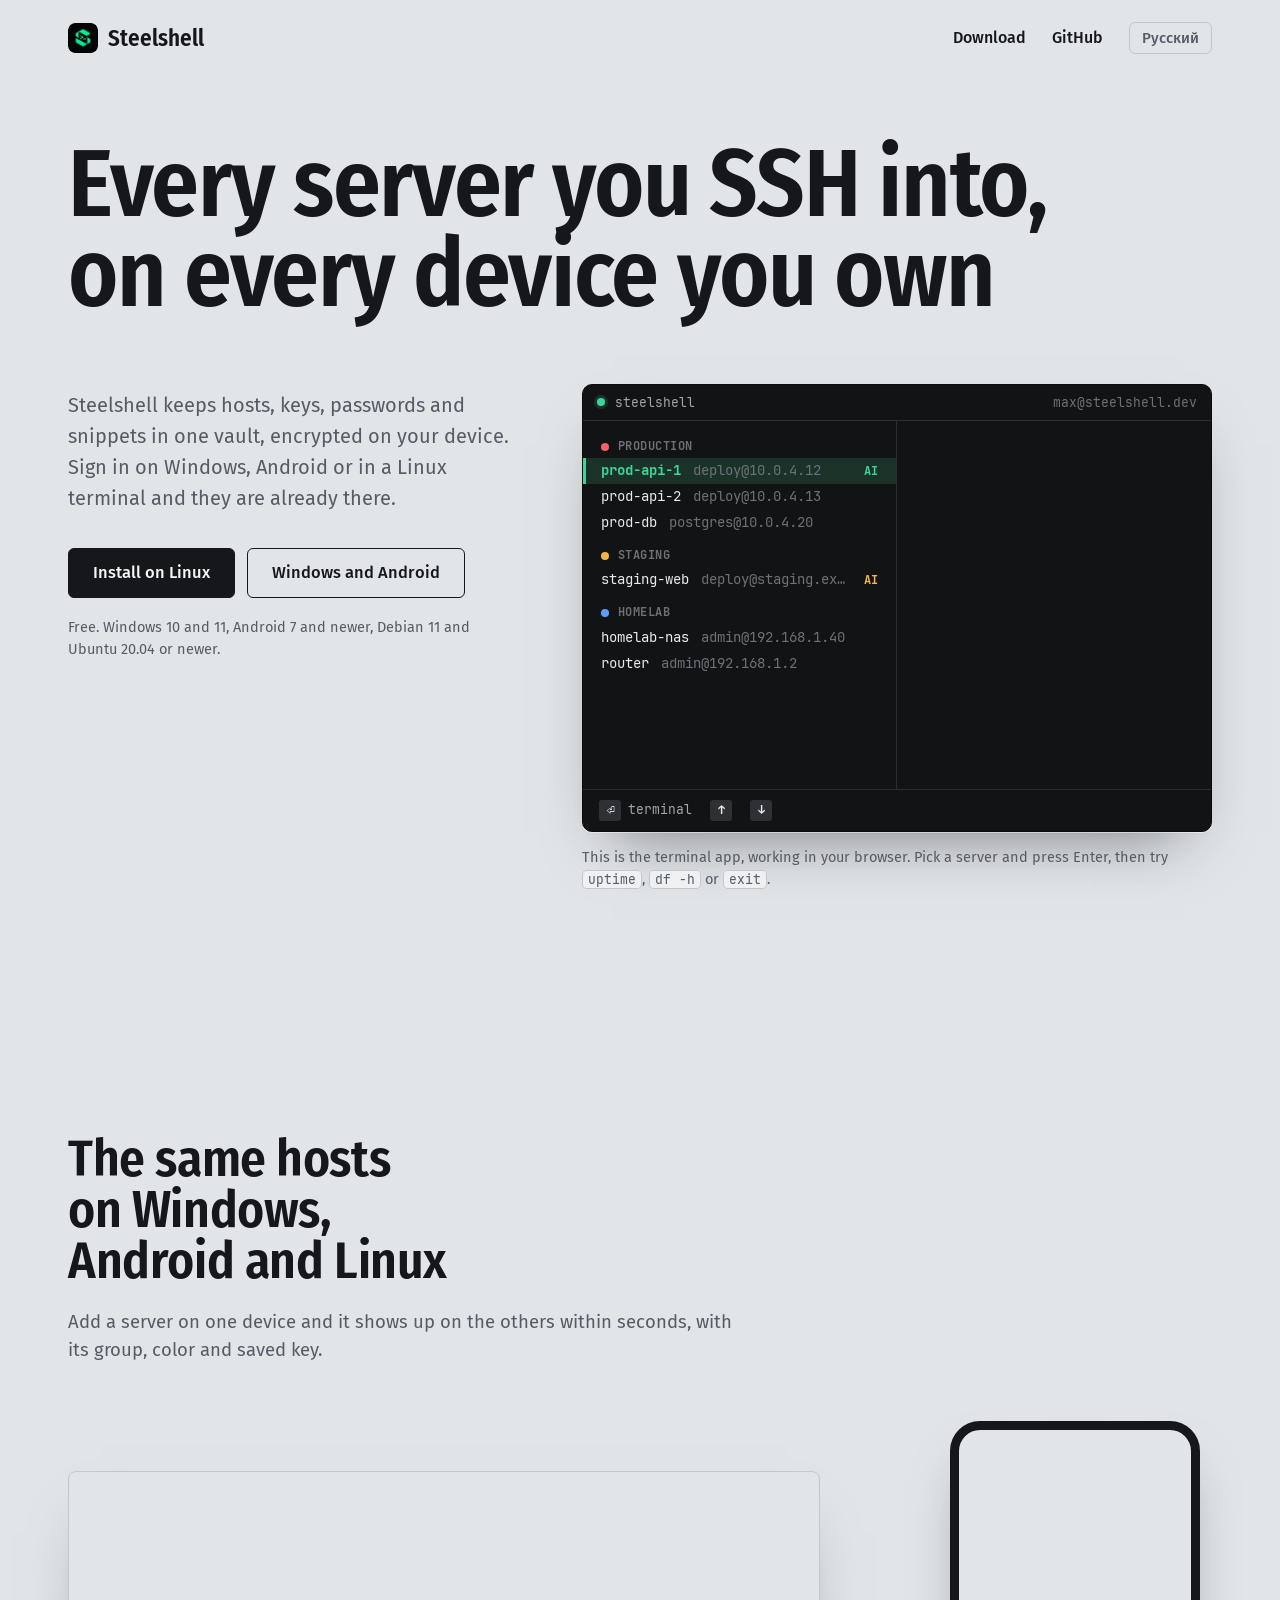
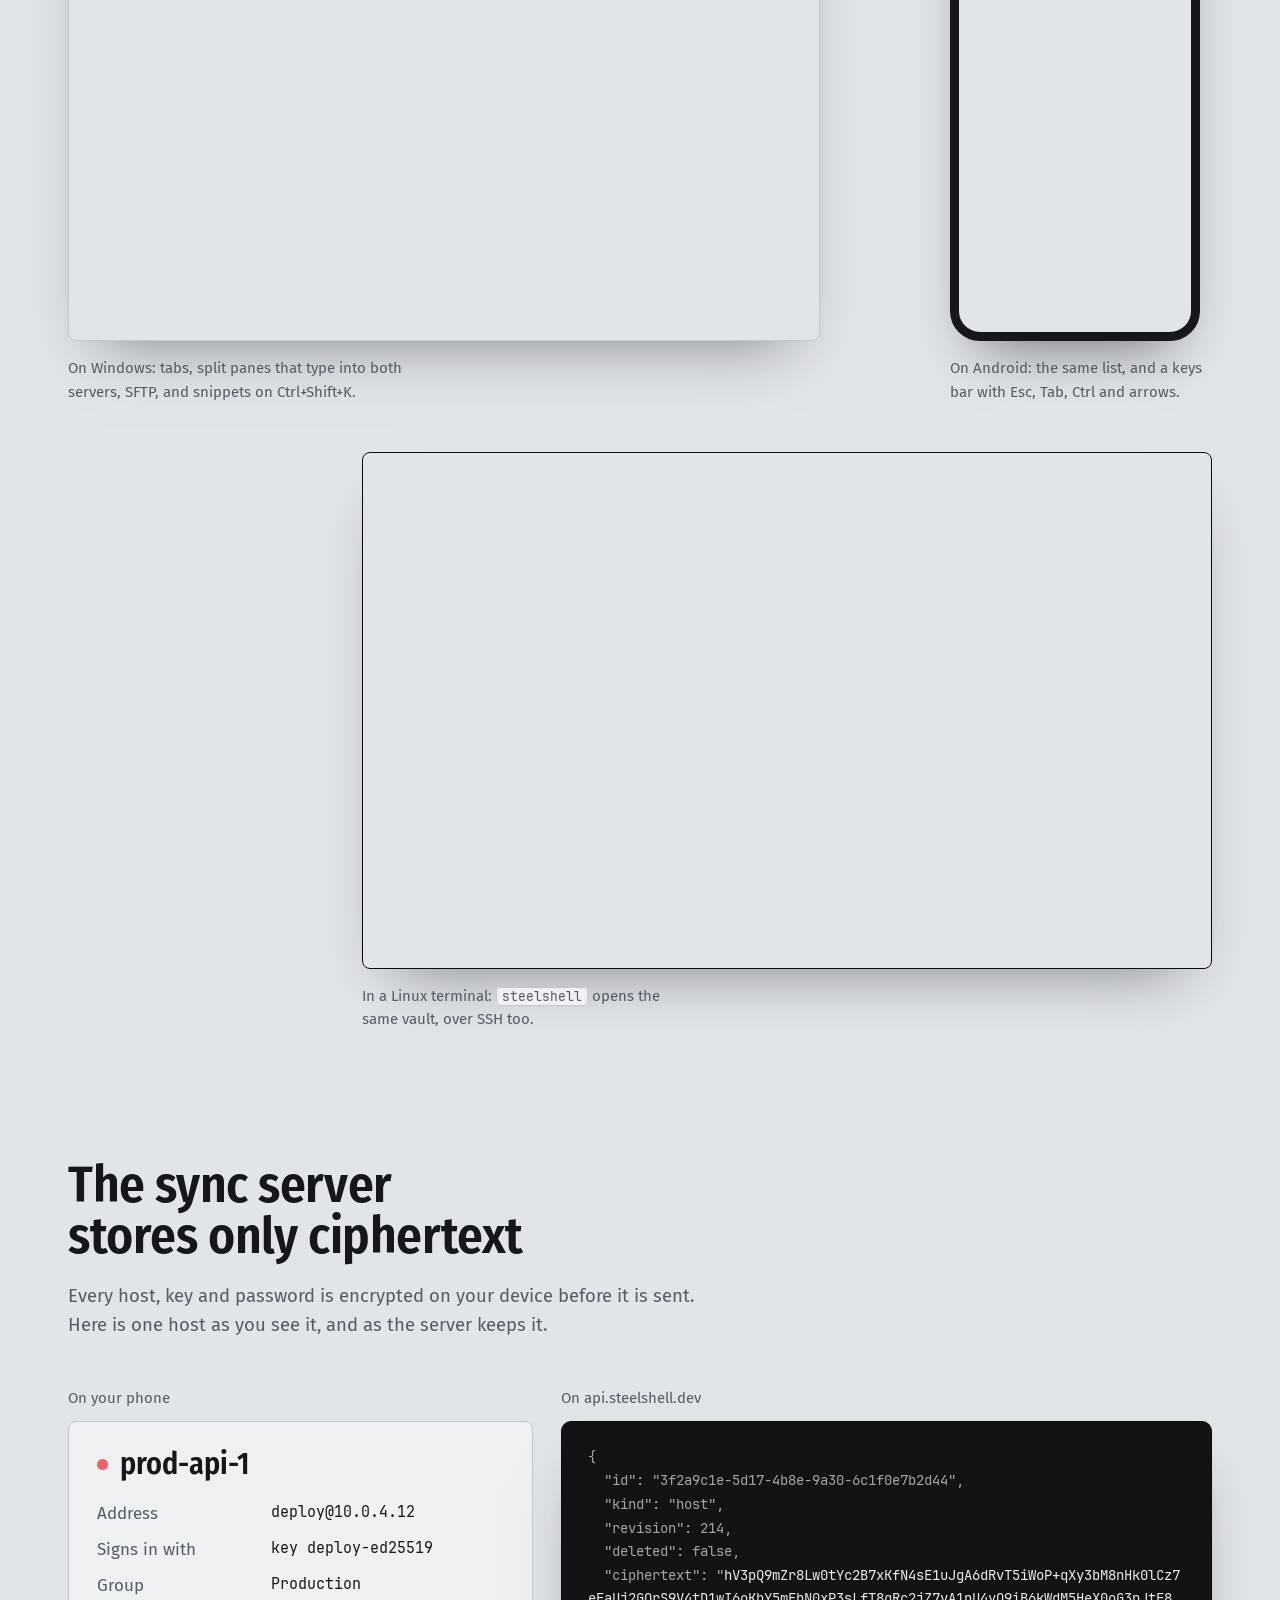
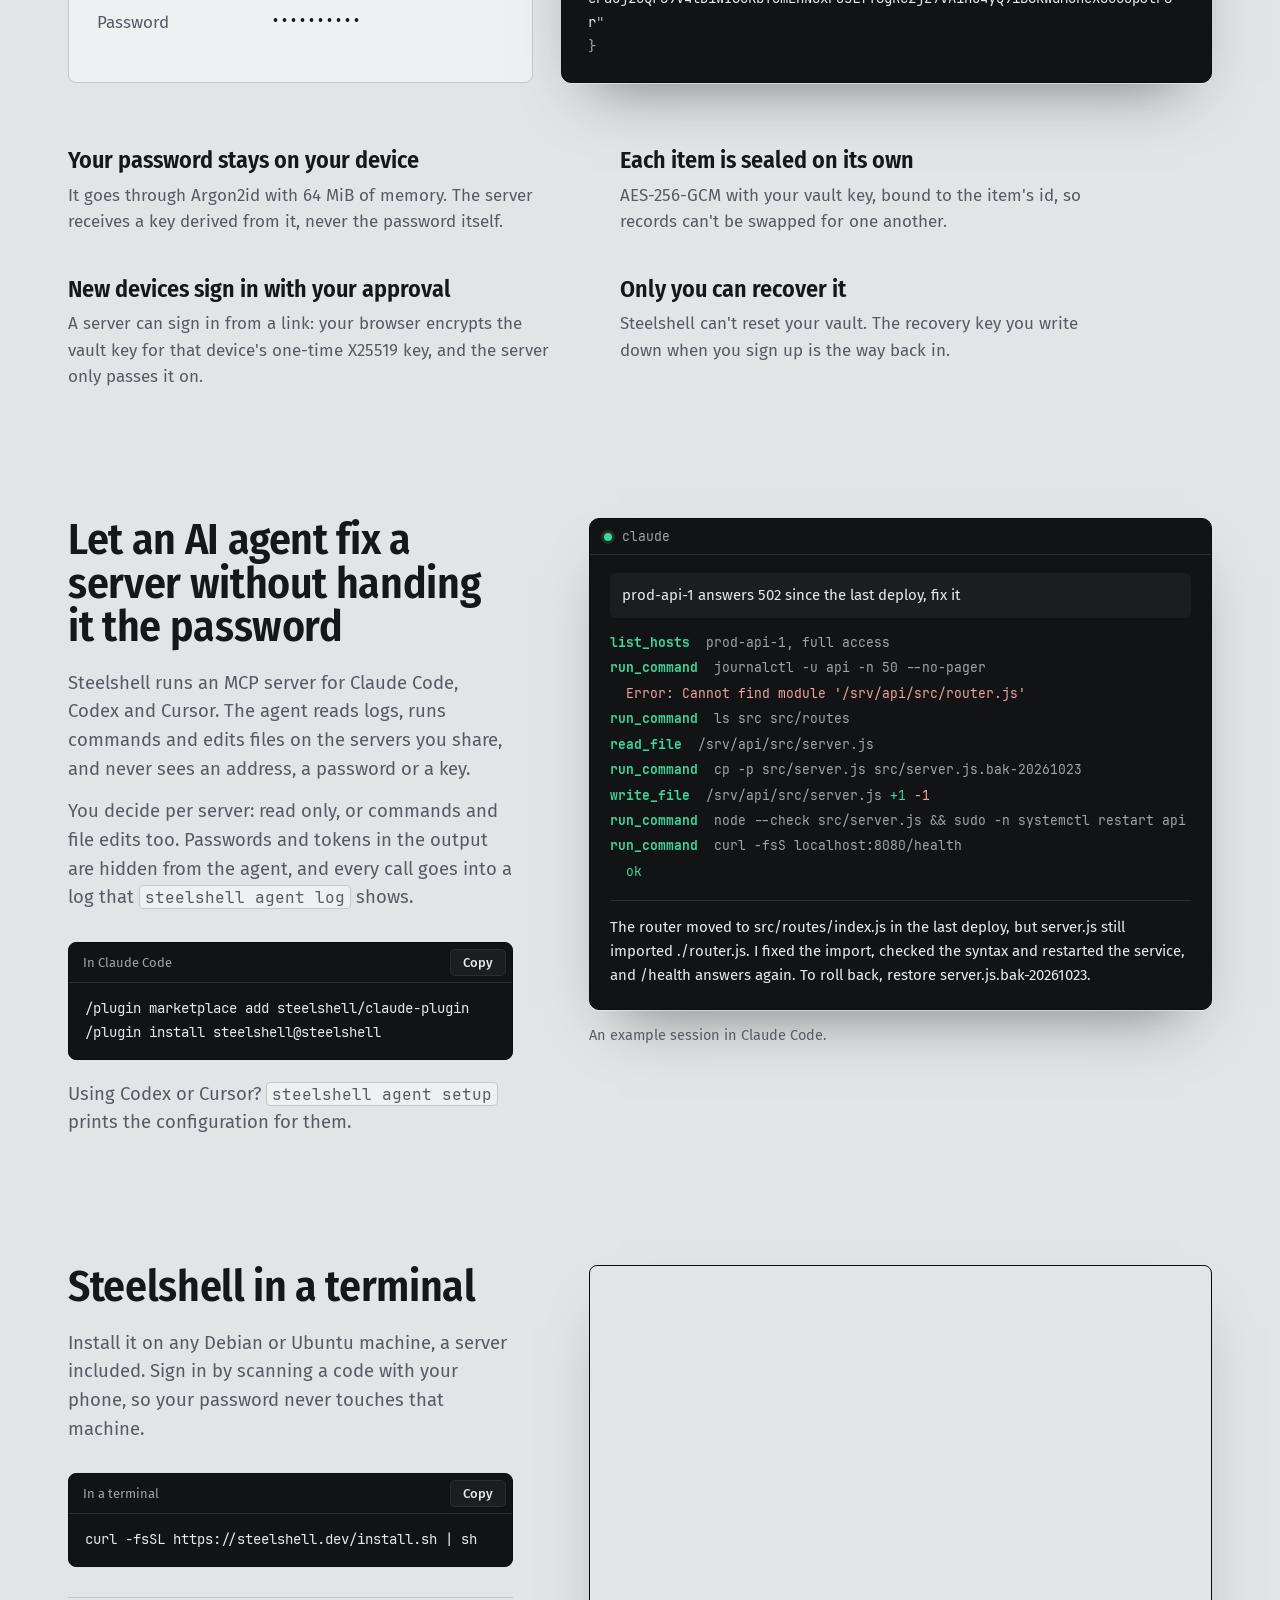
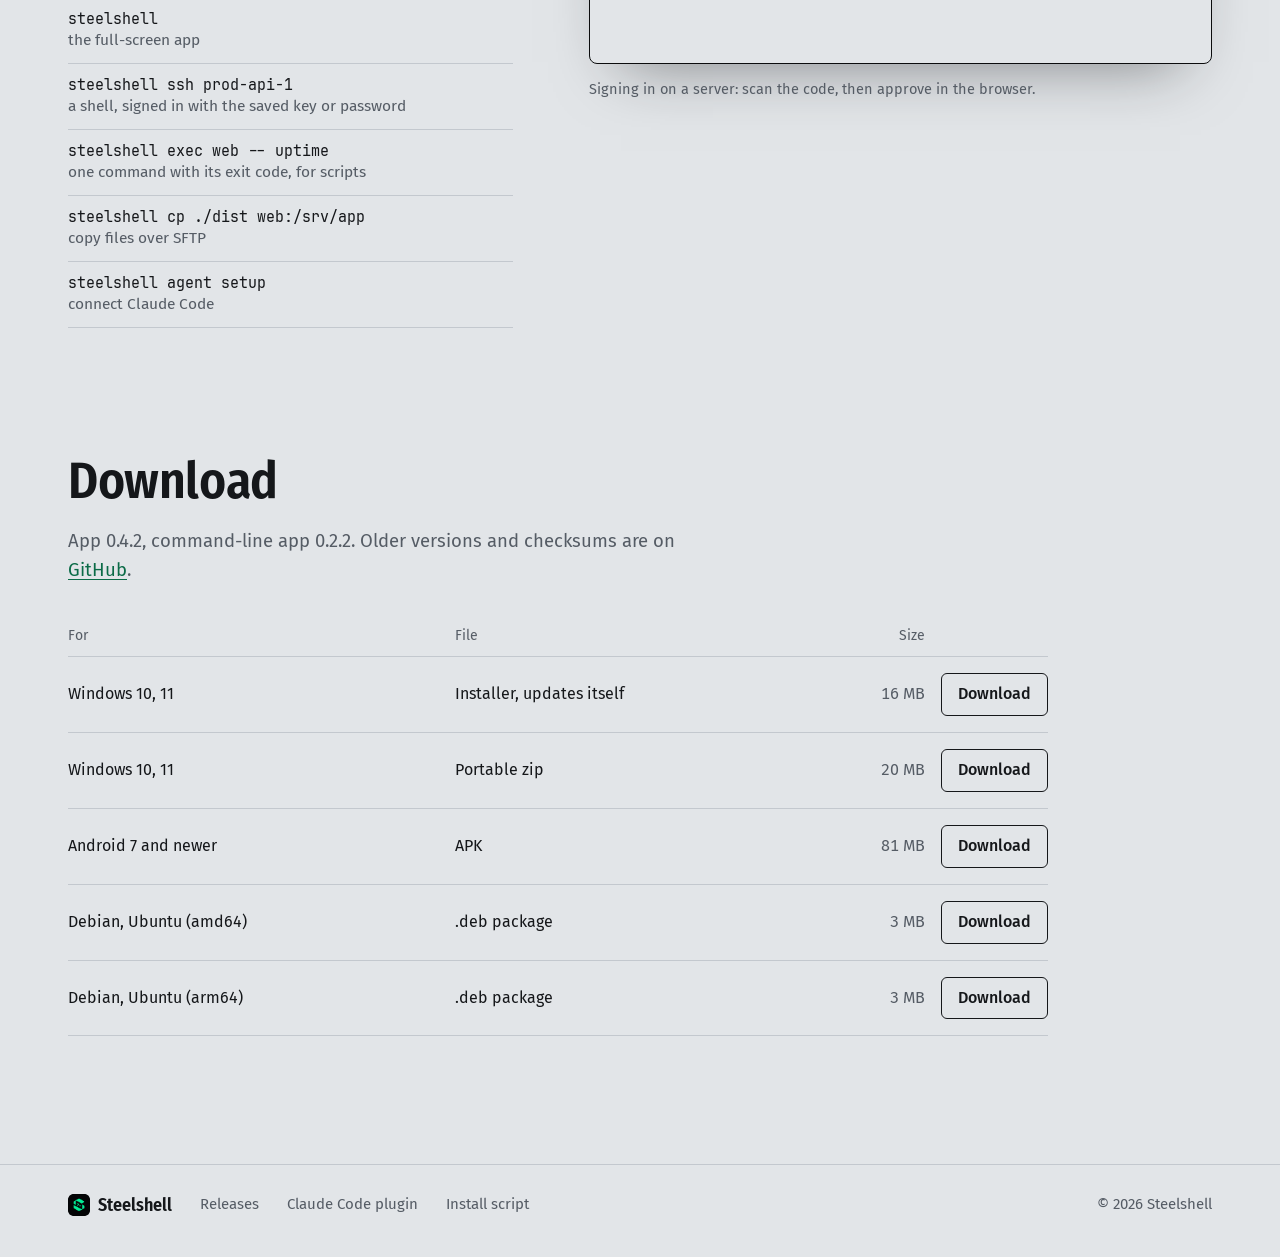
<file: index.html>
<!doctype html>
<html lang="en">
<head>
<meta charset="utf-8">
<meta http-equiv="Content-Security-Policy" content="default-src 'self'; img-src 'self' data:; script-src 'self'; style-src 'self'; font-src 'self'; connect-src https://api.github.com; base-uri 'none'; form-action 'none'">
<meta name="viewport" content="width=device-width, initial-scale=1, viewport-fit=cover">
<title>Steelshell: SSH client with an end-to-end encrypted vault</title>
<meta name="description" content="Steelshell is an SSH client for Windows, Android and the Linux terminal. Hosts, keys, passwords and snippets sync end to end encrypted, and AI agents can work on your servers without seeing a password.">
<meta name="theme-color" content="#e2e5e8">
<meta property="og:type" content="website">
<meta property="og:url" content="https://steelshell.dev/">
<meta property="og:title" content="Steelshell">
<meta property="og:description" content="Every server you SSH into, on every device you own. SSH for Windows, Android and the Linux terminal with an end-to-end encrypted vault.">
<meta property="og:image" content="https://steelshell.dev/assets/img/og.png">
<meta name="twitter:card" content="summary_large_image">
<link rel="icon" type="image/png" href="/assets/img/icon-64.png">
<link rel="apple-touch-icon" href="/assets/img/icon-180.png">
<link rel="preload" href="/assets/fonts/FiraSans-Regular.woff2" as="font" type="font/woff2" crossorigin>
<link rel="preload" href="/assets/fonts/FiraSansCondensed-SemiBold.woff2" as="font" type="font/woff2" crossorigin>
<link rel="preload" href="/assets/fonts/JetBrainsMono-Regular.woff2" as="font" type="font/woff2" crossorigin>
<link rel="stylesheet" href="/assets/site.css">
<script src="/assets/lang.js"></script>
<script src="/assets/site.js" defer></script>
</head>
<body>
<a class="skip" href="#main"><span class="en">Skip to content</span><span class="ru">К содержанию</span></a>

<header class="top">
  <div class="wrap top-row">
    <a class="brand" href="/">
      <img src="/assets/img/icon-64.png" width="30" height="30" alt="">
      <span>Steelshell</span>
    </a>
    <nav class="top-links" aria-label="Site">
      <a href="#download"><span class="en">Download</span><span class="ru">Скачать</span></a>
      <a href="https://github.com/steelshell/releases/releases">GitHub</a>
      <button class="lang" type="button" data-lang-toggle><span class="en" lang="ru">Русский</span><span class="ru" lang="en">English</span></button>
    </nav>
  </div>
</header>

<main id="main">
  <section class="hero">
    <div class="wrap hero-grid">
      <h1>
        <span class="en">Every server you SSH into, on every device you own</span>
        <span class="ru">Все ваши серверы на каждом вашем устройстве</span>
      </h1>
      <div class="hero-text">
        <p class="lead">
          <span class="en">Steelshell keeps hosts, keys, passwords and snippets in one vault, encrypted on your device. Sign in on Windows, Android or in a Linux terminal and they are already there.</span>
          <span class="ru">Steelshell хранит хосты, ключи, пароли и сниппеты в одном хранилище, которое шифруется прямо на устройстве. Войдите на Windows, Android или в терминале Linux, и всё уже на месте.</span>
        </p>
        <div class="actions">
          <a class="button primary for-windows" data-download="setup" href="https://github.com/steelshell/releases/releases/download/v0.4.2/Steelshell-0.4.2-setup.exe">
            <span class="en">Download for Windows</span><span class="ru">Скачать для Windows</span>
          </a>
          <a class="button primary for-android" data-download="apk" href="https://github.com/steelshell/releases/releases/download/v0.4.2/Steelshell-0.4.2-android.apk">
            <span class="en">Download for Android</span><span class="ru">Скачать для Android</span>
          </a>
          <a class="button primary for-linux" href="#terminal">
            <span class="en">Install on Linux</span><span class="ru">Установить на Linux</span>
          </a>
          <a class="button not-linux" href="#terminal">
            <span class="en">Install on Linux</span><span class="ru">Установить на Linux</span>
          </a>
          <a class="button for-linux" href="#download">
            <span class="en">Windows and Android</span><span class="ru">Windows и Android</span>
          </a>
        </div>
        <p class="needs">
          <span class="en">Free. Windows 10 and 11, Android 7 and newer, Debian 11 and Ubuntu 20.04 or newer.</span>
          <span class="ru">Бесплатно. Windows 10 и 11, Android 7 и новее, Debian 11 и Ubuntu 20.04 и новее.</span>
        </p>
      </div>

      <div class="hero-demo">
        <div class="screen live" data-live>
          <div class="screen-bar">
            <span class="led" aria-hidden="true"></span>
            <span>steelshell</span>
            <span class="screen-bar-right">max@steelshell.dev</span>
          </div>
          <div class="live-body" data-live-body tabindex="0" aria-label="A working demo of the Steelshell terminal app. Use the arrow keys to pick a server and Enter to connect.">
            <div class="live-list" data-live-list role="listbox" aria-label="Hosts">
              <div class="live-group"><i class="g-red"></i>Production</div>
              <div class="live-host is-selected" role="option" aria-selected="true" data-host="0"><b>prod-api-1</b><span>deploy@10.0.4.12</span><em>AI</em></div>
              <div class="live-host" role="option" aria-selected="false" data-host="1"><b>prod-api-2</b><span>deploy@10.0.4.13</span></div>
              <div class="live-host" role="option" aria-selected="false" data-host="2"><b>prod-db</b><span>postgres@10.0.4.20</span></div>
              <div class="live-group"><i class="g-amber"></i>Staging</div>
              <div class="live-host" role="option" aria-selected="false" data-host="3"><b>staging-web</b><span>deploy@staging.example.dev</span><em class="read">AI</em></div>
              <div class="live-group"><i class="g-blue"></i>Homelab</div>
              <div class="live-host" role="option" aria-selected="false" data-host="4"><b>homelab-nas</b><span>admin@192.168.1.40</span></div>
              <div class="live-host" role="option" aria-selected="false" data-host="5"><b>router</b><span>admin@192.168.1.2</span></div>
            </div>
            <div class="live-card" data-live-card aria-live="polite"></div>
            <div class="live-session" data-live-session hidden></div>
          </div>
          <div class="live-keys" data-live-keys>
            <button type="button" data-live-action="connect"><kbd>⏎</kbd> terminal</button>
            <button type="button" data-live-action="up" aria-label="Previous host"><kbd>↑</kbd></button>
            <button type="button" data-live-action="down" aria-label="Next host"><kbd>↓</kbd></button>
            <span class="live-toast" data-live-toast aria-live="polite"></span>
          </div>
        </div>
        <p class="demo-note">
          <span class="en">This is the terminal app, working in your browser. Pick a server and press Enter, then try <code>uptime</code>, <code>df -h</code> or <code>exit</code>.</span>
          <span class="ru">Это терминальная версия Steelshell, она работает прямо в браузере. Выберите сервер, нажмите Enter и попробуйте <code>uptime</code>, <code>df -h</code> или <code>exit</code>.</span>
        </p>
      </div>
    </div>
  </section>

  <section class="block" id="devices">
    <div class="wrap">
      <div class="block-head">
        <h2><span class="en">The same hosts on Windows, Android and Linux</span><span class="ru">Одни и те же хосты на Windows, Android и Linux</span></h2>
        <p><span class="en">Add a server on one device and it shows up on the others within seconds, with its group, color and saved key.</span><span class="ru">Добавьте сервер на одном устройстве, и через пару секунд он появится на остальных вместе с группой, цветом и сохранённым ключом.</span></p>
      </div>
      <div class="devices">
        <figure class="device desk">
          <img class="framed" src="/assets/img/app-hosts-1280.webp" srcset="/assets/img/app-hosts-1280.webp 1280w, /assets/img/app-hosts-2560.webp 2560w" sizes="(max-width: 900px) 92vw, 760px" width="1280" height="800" loading="lazy" decoding="async" alt="Steelshell on Windows listing the Homelab, Production and Staging groups">
          <figcaption><span class="en">On Windows: tabs, split panes that type into both servers, SFTP, and snippets on Ctrl+Shift+K.</span><span class="ru">На Windows: вкладки, два терминала рядом с вводом в оба, SFTP и сниппеты по Ctrl+Shift+K.</span></figcaption>
        </figure>
        <figure class="device pocket">
          <img class="handset" src="/assets/img/phone-hosts-412.webp" srcset="/assets/img/phone-hosts-412.webp 412w, /assets/img/phone-hosts-824.webp 824w" sizes="240px" width="412" height="892" loading="lazy" decoding="async" alt="Steelshell on Android with the same groups">
          <figcaption><span class="en">On Android: the same list, and a keys bar with Esc, Tab, Ctrl and arrows.</span><span class="ru">На Android: тот же список и панель с Esc, Tab, Ctrl и стрелками.</span></figcaption>
        </figure>
        <figure class="device console">
          <img class="framed dark" src="/assets/img/tui-hosts-1188.webp" srcset="/assets/img/tui-hosts-1188.webp 1188w, /assets/img/tui-hosts-2376.webp 2376w" sizes="(max-width: 900px) 92vw, 760px" width="1188" height="722" loading="lazy" decoding="async" alt="The terminal app with the same groups and a card for prod-api-1">
          <figcaption><span class="en">In a Linux terminal: <code>steelshell</code> opens the same vault, over SSH too.</span><span class="ru">В терминале Linux: <code>steelshell</code> открывает то же хранилище, в том числе по SSH.</span></figcaption>
        </figure>
      </div>
    </div>
  </section>

  <section class="block" id="security">
    <div class="wrap">
      <div class="block-head">
        <h2><span class="en">The sync server stores only ciphertext</span><span class="ru">Сервер синхронизации хранит только шифротекст</span></h2>
        <p><span class="en">Every host, key and password is encrypted on your device before it is sent. Here is one host as you see it, and as the server keeps it.</span><span class="ru">Каждый хост, ключ и пароль шифруется на устройстве до отправки. Вот один хост: каким его видите вы и каким его хранит сервер.</span></p>
      </div>
      <div class="record">
        <div class="record-side">
          <p class="record-label"><span class="en">On your phone</span><span class="ru">У вас на телефоне</span></p>
          <div class="record-host">
            <p class="record-name"><i class="g-red"></i>prod-api-1</p>
            <dl>
              <div><dt><span class="en">Address</span><span class="ru">Адрес</span></dt><dd>deploy@10.0.4.12</dd></div>
              <div><dt><span class="en">Signs in with</span><span class="ru">Вход</span></dt><dd><span class="en">key deploy-ed25519</span><span class="ru">ключ deploy-ed25519</span></dd></div>
              <div><dt><span class="en">Group</span><span class="ru">Группа</span></dt><dd>Production</dd></div>
              <div><dt><span class="en">Password</span><span class="ru">Пароль</span></dt><dd>••••••••••</dd></div>
            </dl>
          </div>
        </div>
        <div class="record-side">
          <p class="record-label"><span class="en">On api.steelshell.dev</span><span class="ru">На api.steelshell.dev</span></p>
          <pre class="screen record-cipher"><code>{
  "id": "3f2a9c1e-5d17-4b8e-9a30-6c1f0e7b2d44",
  "kind": "host",
  "revision": 214,
  "deleted": false,
  "ciphertext": "<span class="cipher">hV3pQ9mZr8Lw0tYc2B7xKfN4sE1uJgA6dRvT5iWoP+qXy3bM8nHk0lCz7eFaUj2GQrS9V4tD1wI6oKbY5mEhN0xP3sLfT8gRc2jZ7vA1nU4yQ9iB6kWdM5HeX0oG3pJtF8r</span>"
}</code></pre>
        </div>
      </div>
      <dl class="facts">
        <div>
          <dt><span class="en">Your password stays on your device</span><span class="ru">Пароль не покидает устройство</span></dt>
          <dd><span class="en">It goes through Argon2id with 64 MiB of memory. The server receives a key derived from it, never the password itself.</span><span class="ru">Он проходит через Argon2id с 64 МиБ памяти. Сервер получает только выведенный из него ключ, а не сам пароль.</span></dd>
        </div>
        <div>
          <dt><span class="en">Each item is sealed on its own</span><span class="ru">Каждая запись шифруется отдельно</span></dt>
          <dd><span class="en">AES-256-GCM with your vault key, bound to the item's id, so records can't be swapped for one another.</span><span class="ru">AES-256-GCM ключом хранилища с привязкой к id записи, поэтому записи нельзя подменить друг другом.</span></dd>
        </div>
        <div>
          <dt><span class="en">New devices sign in with your approval</span><span class="ru">Новые устройства входят с вашего разрешения</span></dt>
          <dd><span class="en">A server can sign in from a link: your browser encrypts the vault key for that device's one-time X25519 key, and the server only passes it on.</span><span class="ru">Сервер может войти по ссылке: браузер шифрует ключ хранилища для одноразового X25519-ключа этого устройства, а сервер только передаёт его.</span></dd>
        </div>
        <div>
          <dt><span class="en">Only you can recover it</span><span class="ru">Восстановить можете только вы</span></dt>
          <dd><span class="en">Steelshell can't reset your vault. The recovery key you write down when you sign up is the way back in.</span><span class="ru">Steelshell не может сбросить хранилище. Вернуться можно по ключу восстановления, который вы записываете при регистрации.</span></dd>
        </div>
      </dl>
    </div>
  </section>

  <section class="block" id="agents">
    <div class="wrap pair">
      <div class="pair-text">
        <h2><span class="en">Let an AI agent fix a server without handing it the password</span><span class="ru">Агент чинит сервер, а пароль остаётся у вас</span></h2>
        <p><span class="en">Steelshell runs an MCP server for Claude Code, Codex and Cursor. The agent reads logs, runs commands and edits files on the servers you share, and never sees an address, a password or a key.</span><span class="ru">Steelshell запускает MCP-сервер для Claude Code, Codex и Cursor. Агент читает логи, выполняет команды и правит файлы на серверах, которые вы открыли, и не видит ни адресов, ни паролей, ни ключей.</span></p>
        <p><span class="en">You decide per server: read only, or commands and file edits too. Passwords and tokens in the output are hidden from the agent, and every call goes into a log that <code>steelshell agent log</code> shows.</span><span class="ru">Для каждого сервера вы решаете сами: только чтение или ещё команды и правка файлов. Пароли и токены в выводе скрываются от агента, а каждый вызов попадает в журнал, его показывает <code>steelshell agent log</code>.</span></p>
        <div class="command">
          <div class="command-head"><span><span class="en">In Claude Code</span><span class="ru">В Claude Code</span></span><button type="button" class="copy" data-copy="plugin-command"><span class="en" data-copy-label>Copy</span><span class="ru" data-copy-label>Копировать</span></button></div>
          <pre id="plugin-command">/plugin marketplace add steelshell/claude-plugin
/plugin install steelshell@steelshell</pre>
        </div>
        <p class="aside"><span class="en">Using Codex or Cursor? <code>steelshell agent setup</code> prints the configuration for them.</span><span class="ru">Пользуетесь Codex или Cursor? <code>steelshell agent setup</code> покажет настройку для них.</span></p>
      </div>
      <figure class="pair-visual">
        <div class="screen transcript">
          <div class="screen-bar"><span class="led" aria-hidden="true"></span><span>claude</span></div>
          <div class="transcript-body">
            <p class="you"><span class="en">prod-api-1 answers 502 since the last deploy, fix it</span><span class="ru">prod-api-1 отдаёт 502 после деплоя, почини</span></p>
            <p class="tool"><b>list_hosts</b> prod-api-1, full access</p>
            <p class="tool"><b>run_command</b> journalctl -u api -n 50 --no-pager</p>
            <p class="result bad">Error: Cannot find module '/srv/api/src/router.js'</p>
            <p class="tool"><b>run_command</b> ls src src/routes</p>
            <p class="tool"><b>read_file</b> /srv/api/src/server.js</p>
            <p class="tool"><b>run_command</b> cp -p src/server.js src/server.js.bak-20261023</p>
            <p class="tool"><b>write_file</b> /srv/api/src/server.js <span class="good">+1</span> <span class="bad">−1</span></p>
            <p class="tool"><b>run_command</b> node --check src/server.js &amp;&amp; sudo -n systemctl restart api</p>
            <p class="tool"><b>run_command</b> curl -fsS localhost:8080/health</p>
            <p class="result good">ok</p>
            <p class="reply"><span class="en">The router moved to src/routes/index.js in the last deploy, but server.js still imported ./router.js. I fixed the import, checked the syntax and restarted the service, and /health answers again. To roll back, restore server.js.bak-20261023.</span><span class="ru">В последнем деплое роутер переехал в src/routes/index.js, а server.js всё ещё импортировал ./router.js. Исправил импорт, проверил синтаксис и перезапустил сервис, /health снова отвечает. Откатить можно из server.js.bak-20261023.</span></p>
          </div>
        </div>
        <figcaption><span class="en">An example session in Claude Code.</span><span class="ru">Пример сессии в Claude Code.</span></figcaption>
      </figure>
    </div>
  </section>

  <section class="block" id="terminal">
    <div class="wrap pair">
      <div class="pair-text">
        <h2><span class="en">Steelshell in a terminal</span><span class="ru">Steelshell в терминале</span></h2>
        <p><span class="en">Install it on any Debian or Ubuntu machine, a server included. Sign in by scanning a code with your phone, so your password never touches that machine.</span><span class="ru">Ставится на любую машину с Debian или Ubuntu, в том числе на сервер. Вход по коду с телефона, так что пароль на эту машину не попадает.</span></p>
        <div class="command">
          <div class="command-head"><span><span class="en">In a terminal</span><span class="ru">В терминале</span></span><button type="button" class="copy" data-copy="install-command"><span class="en" data-copy-label>Copy</span><span class="ru" data-copy-label>Копировать</span></button></div>
          <pre id="install-command">curl -fsSL https://steelshell.dev/install.sh | sh</pre>
        </div>
        <dl class="cli">
          <div><dt>steelshell</dt><dd><span class="en">the full-screen app</span><span class="ru">полноэкранное приложение</span></dd></div>
          <div><dt>steelshell ssh prod-api-1</dt><dd><span class="en">a shell, signed in with the saved key or password</span><span class="ru">терминал, вход по сохранённому ключу или паролю</span></dd></div>
          <div><dt>steelshell exec web -- uptime</dt><dd><span class="en">one command with its exit code, for scripts</span><span class="ru">одна команда с кодом выхода, для скриптов</span></dd></div>
          <div><dt>steelshell cp ./dist web:/srv/app</dt><dd><span class="en">copy files over SFTP</span><span class="ru">копирование файлов по SFTP</span></dd></div>
          <div><dt>steelshell agent setup</dt><dd><span class="en">connect Claude Code</span><span class="ru">подключить Claude Code</span></dd></div>
        </dl>
      </div>
      <figure class="pair-visual">
        <img class="framed dark" src="/assets/img/tui-welcome-1188.webp" srcset="/assets/img/tui-welcome-1188.webp 1188w, /assets/img/tui-welcome-2376.webp 2376w" sizes="(max-width: 900px) 92vw, 640px" width="1188" height="760" loading="lazy" decoding="async" alt="The terminal app showing a QR code to sign in from a phone">
        <figcaption><span class="en">Signing in on a server: scan the code, then approve in the browser.</span><span class="ru">Вход на сервере: отсканируйте код и подтвердите в браузере.</span></figcaption>
      </figure>
    </div>
  </section>

  <section class="block" id="download">
    <div class="wrap">
      <div class="block-head">
        <h2><span class="en">Download</span><span class="ru">Скачать</span></h2>
        <p><span class="en">App <span data-app-version>0.4.2</span>, command-line app <span data-cli-version>0.2.2</span>. Older versions and checksums are on <a href="https://github.com/steelshell/releases/releases">GitHub</a>.</span><span class="ru">Приложение <span data-app-version>0.4.2</span>, консольная версия <span data-cli-version>0.2.2</span>. Старые версии и контрольные суммы на <a href="https://github.com/steelshell/releases/releases">GitHub</a>.</span></p>
      </div>
      <table class="files">
        <thead>
          <tr><th scope="col"><span class="en">For</span><span class="ru">Для</span></th><th scope="col"><span class="en">File</span><span class="ru">Файл</span></th><th scope="col" class="num"><span class="en">Size</span><span class="ru">Размер</span></th><th scope="col"><span class="visually-hidden"><span class="en">Link</span><span class="ru">Ссылка</span></span></th></tr>
        </thead>
        <tbody>
          <tr><td>Windows 10, 11</td><td><span class="en">Installer, updates itself</span><span class="ru">Установщик, обновляется сам</span></td><td class="num" data-size="setup">16 MB</td><td><a class="get" data-download="setup" href="https://github.com/steelshell/releases/releases/download/v0.4.2/Steelshell-0.4.2-setup.exe"><span class="en">Download</span><span class="ru">Скачать</span></a></td></tr>
          <tr><td>Windows 10, 11</td><td><span class="en">Portable zip</span><span class="ru">Портативный zip</span></td><td class="num" data-size="zip">20 MB</td><td><a class="get" data-download="zip" href="https://github.com/steelshell/releases/releases/download/v0.4.2/Steelshell-0.4.2-windows-x64.zip"><span class="en">Download</span><span class="ru">Скачать</span></a></td></tr>
          <tr><td><span class="en">Android 7 and newer</span><span class="ru">Android 7 и новее</span></td><td>APK</td><td class="num" data-size="apk">81 MB</td><td><a class="get" data-download="apk" href="https://github.com/steelshell/releases/releases/download/v0.4.2/Steelshell-0.4.2-android.apk"><span class="en">Download</span><span class="ru">Скачать</span></a></td></tr>
          <tr><td>Debian, Ubuntu (amd64)</td><td><span class="en">.deb package</span><span class="ru">Пакет .deb</span></td><td class="num" data-size="deb-amd64">3 MB</td><td><a class="get" data-download="deb-amd64" href="https://github.com/steelshell/releases/releases/download/cli-v0.2.2/steelshell_0.2.2_amd64.deb"><span class="en">Download</span><span class="ru">Скачать</span></a></td></tr>
          <tr><td>Debian, Ubuntu (arm64)</td><td><span class="en">.deb package</span><span class="ru">Пакет .deb</span></td><td class="num" data-size="deb-arm64">3 MB</td><td><a class="get" data-download="deb-arm64" href="https://github.com/steelshell/releases/releases/download/cli-v0.2.2/steelshell_0.2.2_arm64.deb"><span class="en">Download</span><span class="ru">Скачать</span></a></td></tr>
        </tbody>
      </table>
    </div>
  </section>
</main>

<footer class="foot">
  <div class="wrap foot-row">
    <p class="brand small"><img src="/assets/img/icon-64.png" width="22" height="22" alt=""> Steelshell</p>
    <a href="https://github.com/steelshell/releases/releases"><span class="en">Releases</span><span class="ru">Версии</span></a>
    <a href="https://github.com/steelshell/claude-plugin"><span class="en">Claude Code plugin</span><span class="ru">Плагин для Claude Code</span></a>
    <a href="/install.sh"><span class="en">Install script</span><span class="ru">Скрипт установки</span></a>
    <p class="copyright">© 2026 Steelshell</p>
  </div>
</footer>
</body>
</html>
</file>
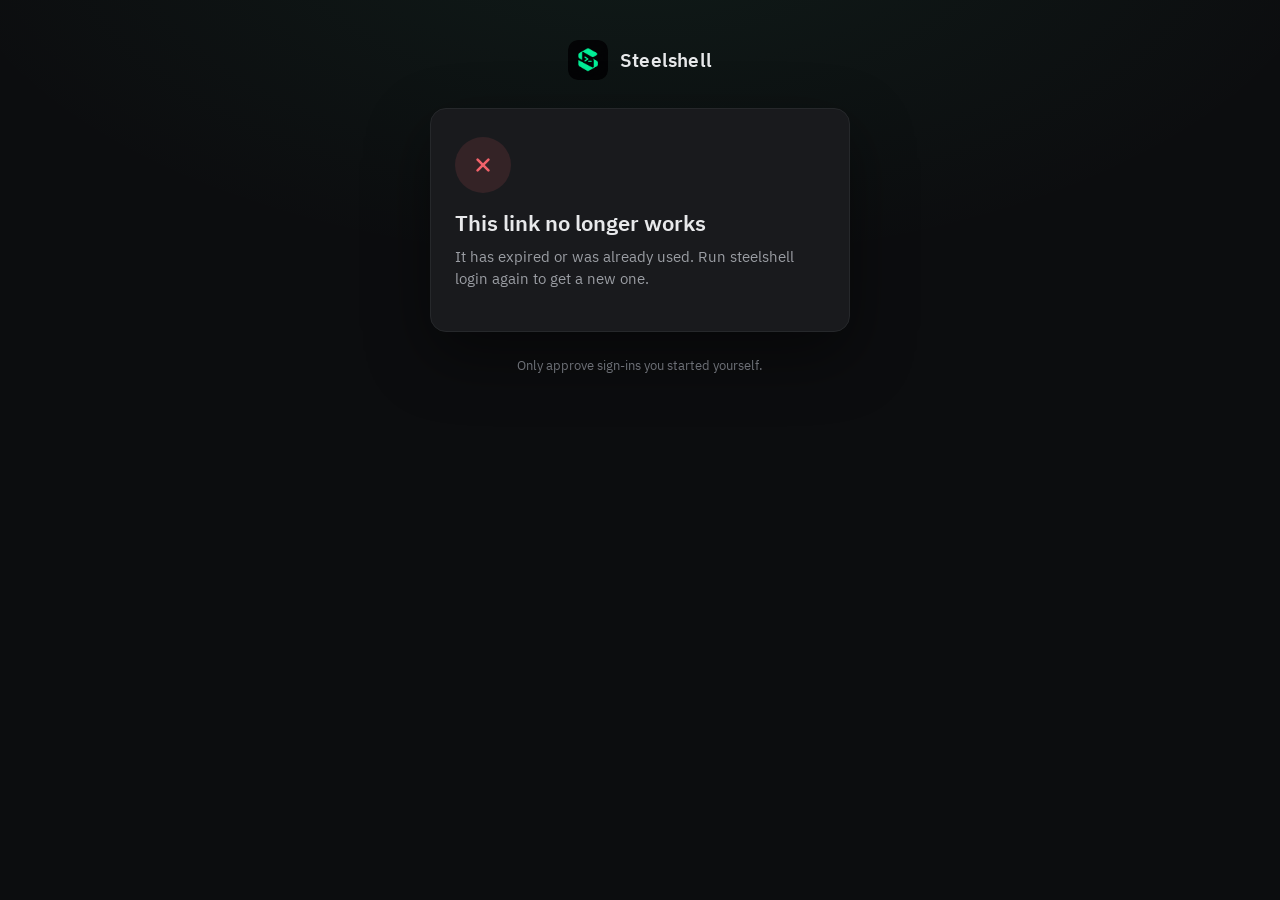
<file: link/index.html>
<!doctype html>
<html lang="en">
<head>
<meta charset="utf-8">
<meta http-equiv="Content-Security-Policy" content="default-src 'none'; script-src 'self' 'wasm-unsafe-eval'; style-src 'self' 'unsafe-inline'; connect-src https://api.steelshell.dev; img-src 'self' data:; font-src 'self'; base-uri 'none'; form-action 'none'">
<meta name="viewport" content="width=device-width, initial-scale=1, viewport-fit=cover">
<meta name="robots" content="noindex, nofollow">
<meta name="referrer" content="no-referrer">
<meta name="color-scheme" content="dark">
<meta name="theme-color" content="#0c0d0f">
<meta name="steelshell-api" content="https://api.steelshell.dev">
<title>Steelshell sign-in</title>
<link rel="icon" href="/link/logo.png">
<style>
@font-face { font-family: "Plex"; src: url("/link/fonts/IBMPlexSans-Regular.ttf") format("truetype"); font-weight: 400; font-display: swap; }
@font-face { font-family: "Plex"; src: url("/link/fonts/IBMPlexSans-SemiBold.ttf") format("truetype"); font-weight: 600; font-display: swap; }
@font-face { font-family: "JBMono"; src: url("/link/fonts/JetBrainsMono-Medium.ttf") format("truetype"); font-weight: 500; font-display: swap; }
:root {
  --chrome: #0c0d0f; --canvas: #141517; --card: #191a1d; --raised: #1e2023; --tile: #232528;
  --border: #26282b; --border-strong: #34363a; --text: #e8e9eb; --muted: #9b9ea4; --faint: #6d7077;
  --brand: #3dd598; --on-brand: #04150e; --brand-soft: rgba(61, 213, 152, 0.12);
  --danger: #f2626a; --danger-soft: rgba(242, 98, 106, 0.12); --warning: #f5b544;
  color-scheme: dark;
}
* { box-sizing: border-box; }
html, body { margin: 0; min-height: 100%; }
body {
  background: radial-gradient(1200px 600px at 50% -10%, rgba(61, 213, 152, 0.07), transparent 60%), var(--chrome);
  color: var(--text);
  font: 15px/1.5 "Plex", system-ui, -apple-system, "Segoe UI", Roboto, sans-serif;
  display: flex; flex-direction: column; align-items: center;
  padding: max(32px, env(safe-area-inset-top)) 16px max(32px, env(safe-area-inset-bottom));
  -webkit-font-smoothing: antialiased;
}
.brand { display: flex; align-items: center; gap: 12px; margin: 8px 0 28px; }
.brand img { width: 40px; height: 40px; border-radius: 10px; }
.brand span { font-weight: 600; font-size: 19px; letter-spacing: 0.2px; }
.card {
  width: 100%; max-width: 420px; background: var(--card); border: 1px solid var(--border);
  border-radius: 16px; padding: 28px 24px 24px; box-shadow: 0 24px 64px rgba(0, 0, 0, 0.45);
  animation: rise 260ms cubic-bezier(0.2, 0.8, 0.2, 1);
}
@keyframes rise { from { opacity: 0; transform: translateY(8px); } to { opacity: 1; transform: none; } }
@media (prefers-reduced-motion: reduce) { .card { animation: none; } }
h1 { font-size: 22px; line-height: 1.3; font-weight: 600; margin: 0 0 8px; text-wrap: balance; }
p { margin: 0 0 16px; color: var(--muted); }
p strong { color: var(--text); font-weight: 600; }
.device {
  display: flex; gap: 14px; align-items: center; padding: 14px; margin: 18px 0;
  background: var(--canvas); border: 1px solid var(--border); border-radius: 12px;
}
.device .glyph {
  flex: none; width: 44px; height: 44px; border-radius: 10px; display: grid; place-items: center;
  background: var(--brand-soft); color: var(--brand); font: 500 15px "JBMono", ui-monospace, monospace;
}
.device .name { font-weight: 600; word-break: break-word; }
.device .meta { color: var(--muted); font-size: 13px; }
.code {
  display: flex; flex-direction: column; align-items: center; gap: 6px; margin: 4px 0 20px;
  padding: 14px; border-radius: 12px; border: 1px dashed var(--border-strong);
}
.code b { font: 500 26px/1.2 "JBMono", ui-monospace, monospace; letter-spacing: 4px; color: var(--brand); }
.code small { color: var(--faint); font-size: 12.5px; text-align: center; }
label { display: block; font-size: 13px; color: var(--muted); margin: 0 0 6px; font-weight: 600; }
input {
  width: 100%; padding: 12px 14px; margin: 0 0 14px; border-radius: 10px; border: 1px solid var(--border-strong);
  background: var(--canvas); color: var(--text); font: inherit; outline: none; transition: border-color 120ms;
}
input:focus { border-color: var(--brand); box-shadow: 0 0 0 3px var(--brand-soft); }
button {
  width: 100%; padding: 12px 16px; border-radius: 10px; border: 1px solid transparent; cursor: pointer;
  font: 600 15px "Plex", system-ui, sans-serif; transition: filter 120ms, background 120ms;
  display: inline-flex; align-items: center; justify-content: center; gap: 10px; min-height: 46px;
}
button:disabled { cursor: progress; opacity: 0.75; }
.primary { background: var(--brand); color: var(--on-brand); }
.primary:hover:not(:disabled) { filter: brightness(1.06); }
.secondary { background: transparent; color: var(--text); border-color: var(--border-strong); margin-top: 10px; }
.secondary:hover:not(:disabled) { background: var(--raised); }
.danger-link {
  background: none; border: none; color: var(--faint); font-weight: 400; font-size: 13.5px;
  margin-top: 12px; min-height: 0; padding: 6px;
}
.danger-link:hover { color: var(--danger); }
.error {
  background: var(--danger-soft); color: var(--danger); border-radius: 10px; padding: 10px 12px;
  font-size: 14px; margin: 0 0 14px;
}
.note { font-size: 13px; color: var(--faint); margin: 16px 0 0; display: flex; gap: 8px; }
.note::before { content: ""; flex: none; width: 14px; height: 14px; margin-top: 3px; background: currentColor; -webkit-mask: url("/link/lock.svg") center / contain no-repeat; mask: url("/link/lock.svg") center / contain no-repeat; }
.timer { text-align: center; font-size: 12.5px; color: var(--faint); margin-top: 14px; font-variant-numeric: tabular-nums; }
.status { display: grid; place-items: center; width: 56px; height: 56px; border-radius: 50%; margin: 0 0 16px; font-size: 26px; }
.status.ok { background: var(--brand-soft); color: var(--brand); }
.status.no { background: var(--danger-soft); color: var(--danger); }
.spinner { width: 18px; height: 18px; border-radius: 50%; border: 2px solid currentColor; border-right-color: transparent; animation: spin 700ms linear infinite; }
@keyframes spin { to { transform: rotate(360deg); } }
.loading { display: grid; place-items: center; min-height: 160px; color: var(--muted); }
footer { margin-top: 24px; color: var(--faint); font-size: 12.5px; text-align: center; }
footer a { color: var(--muted); }
</style>
</head>
<body>
<div class="brand"><img src="/link/logo.png" alt=""><span>Steelshell</span></div>
<main class="card" id="view" aria-live="polite"><div class="loading"><div class="spinner"></div></div></main>
<footer id="footer"></footer>
<noscript><p>Turn on JavaScript to approve this sign-in.</p></noscript>
<script src="/link/vendor/argon2.umd.min.js"></script>
<script src="/link/vendor/nacl-fast.min.js"></script>
<script src="/link/crypto.js"></script>
<script src="/link/app.js"></script>
</body>
</html>
</file>
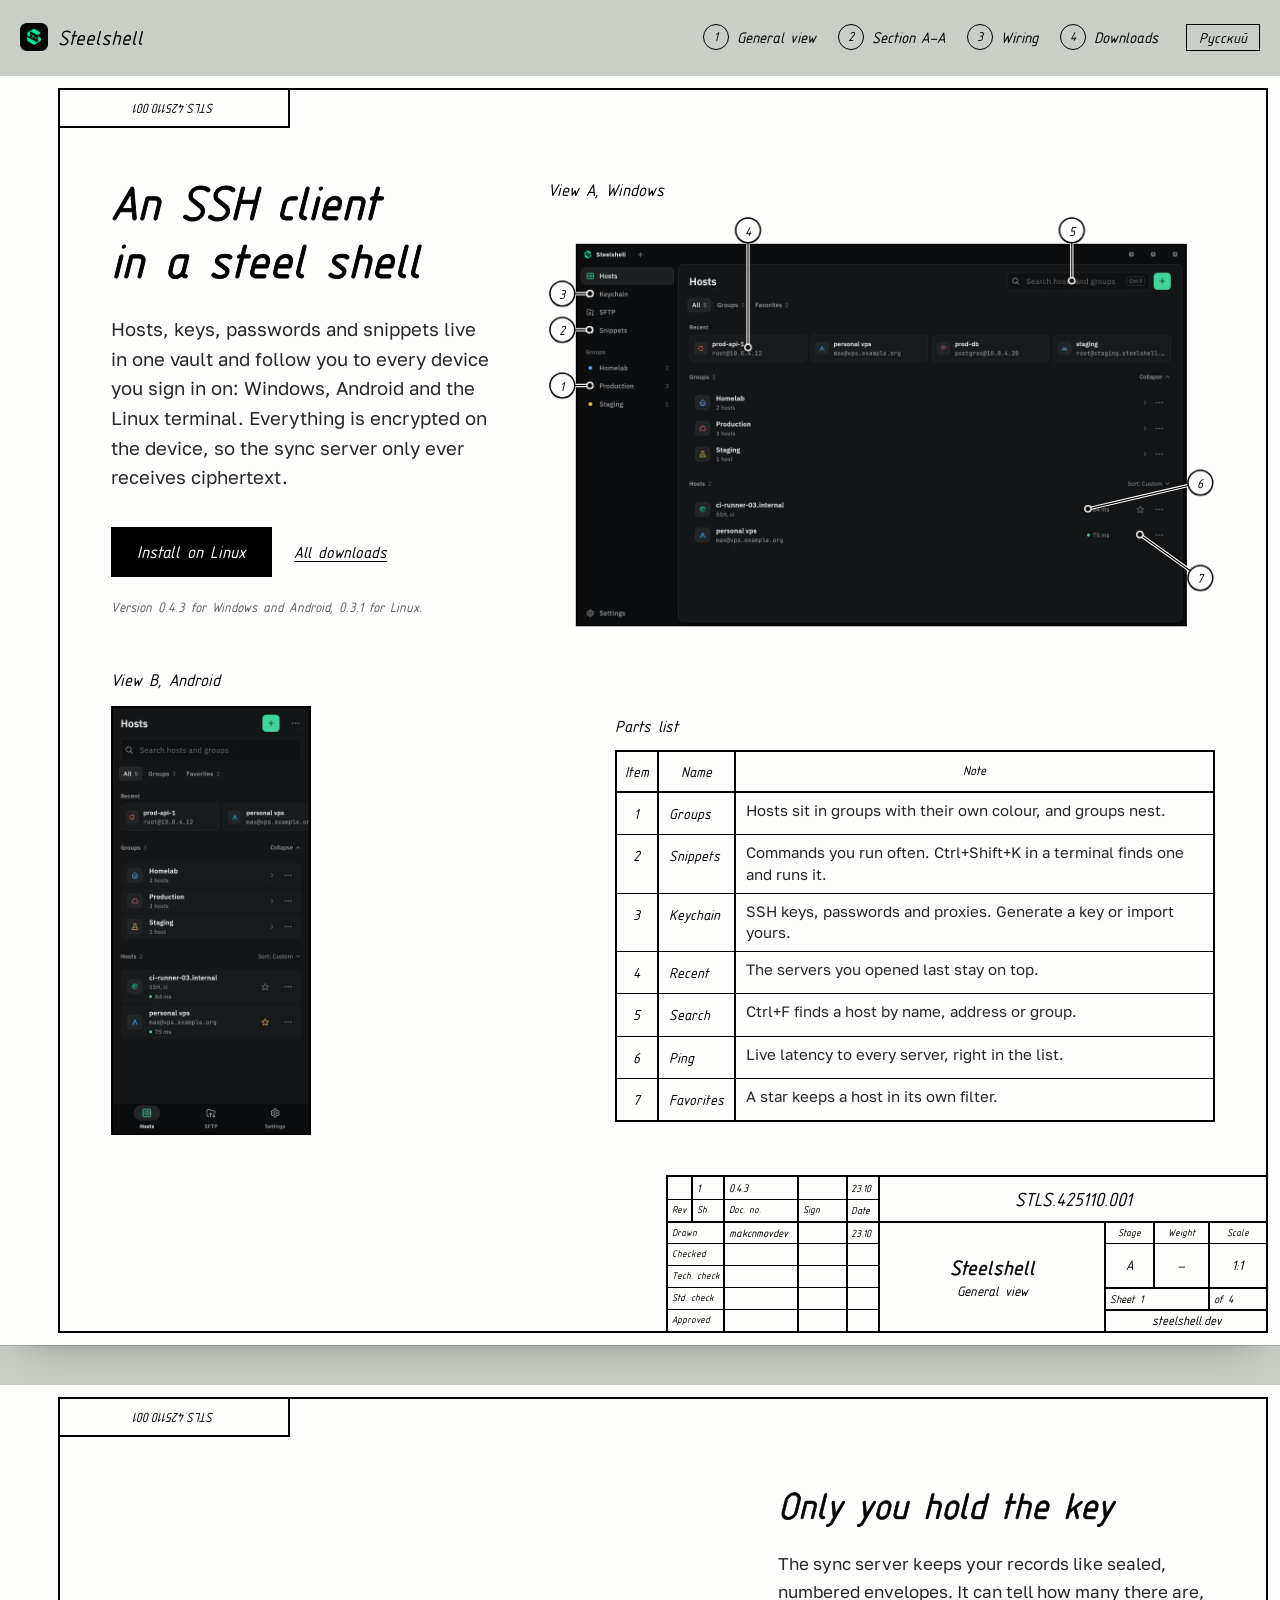
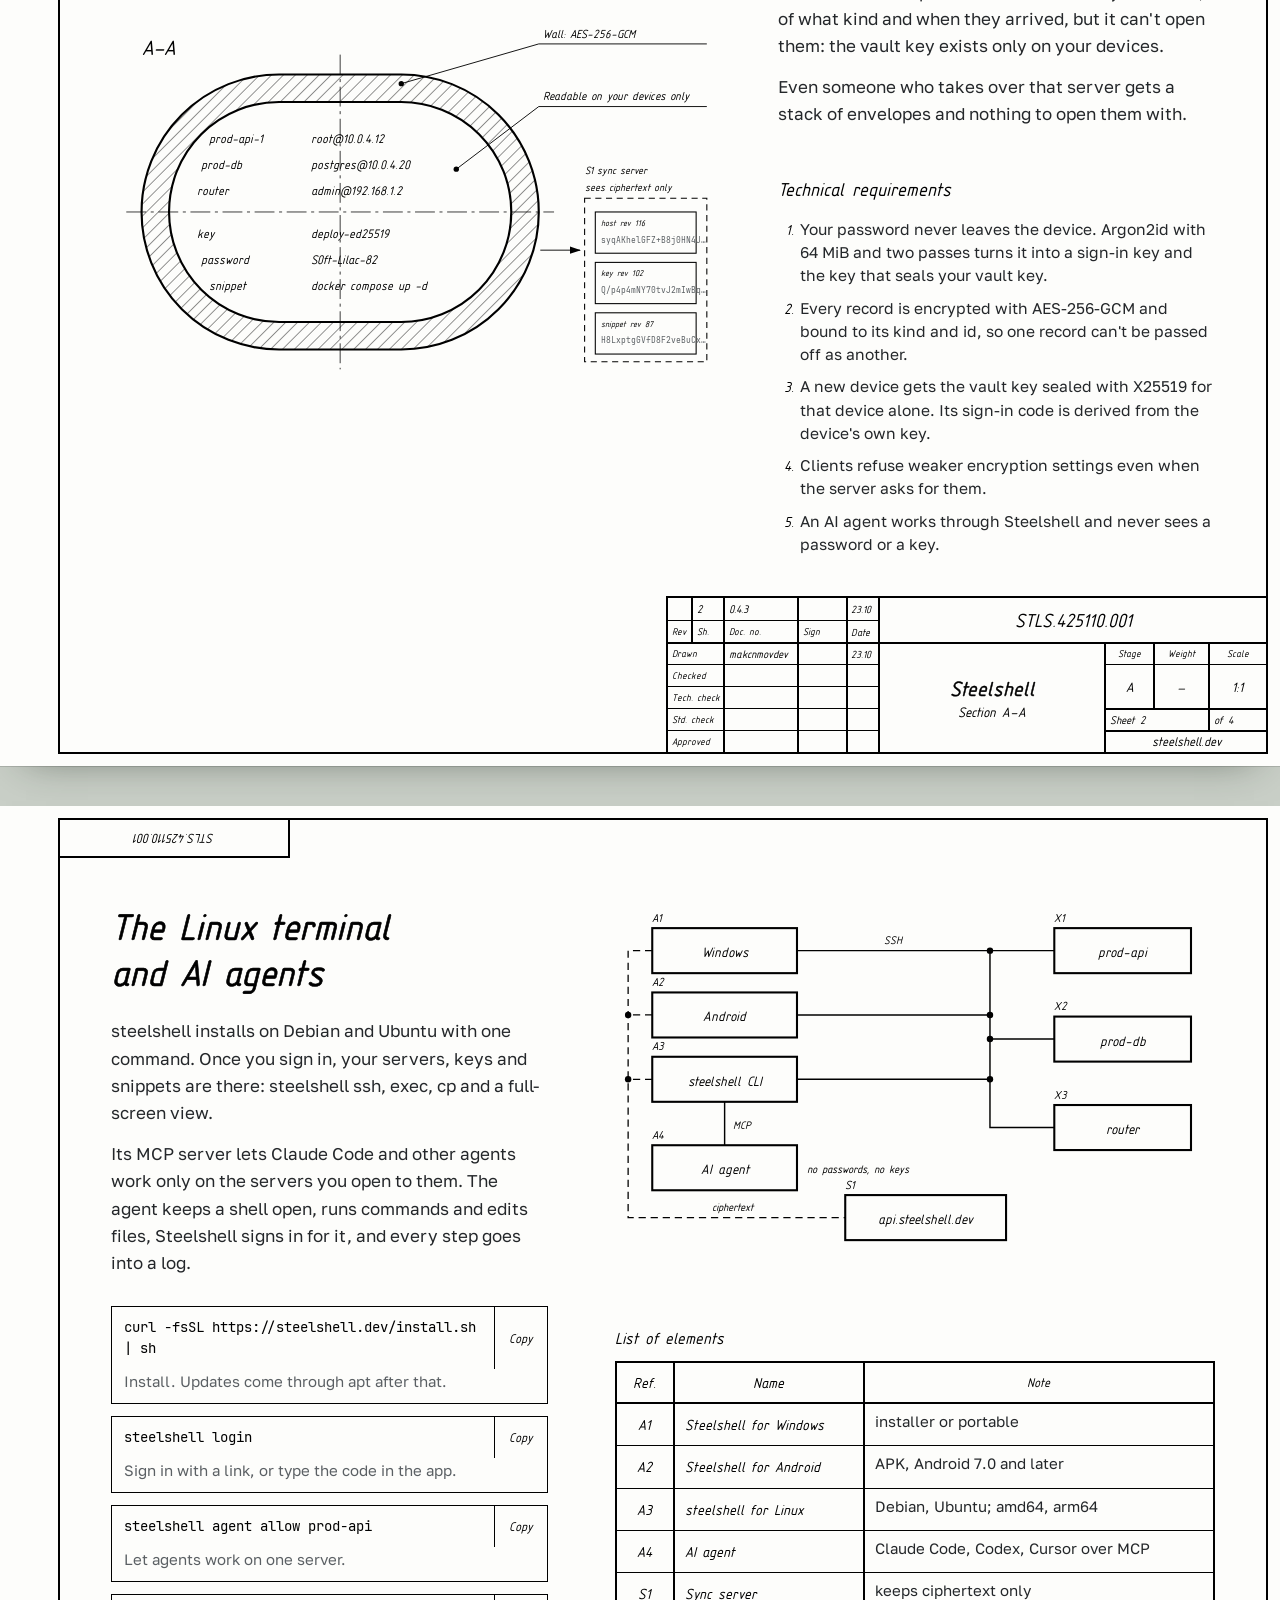
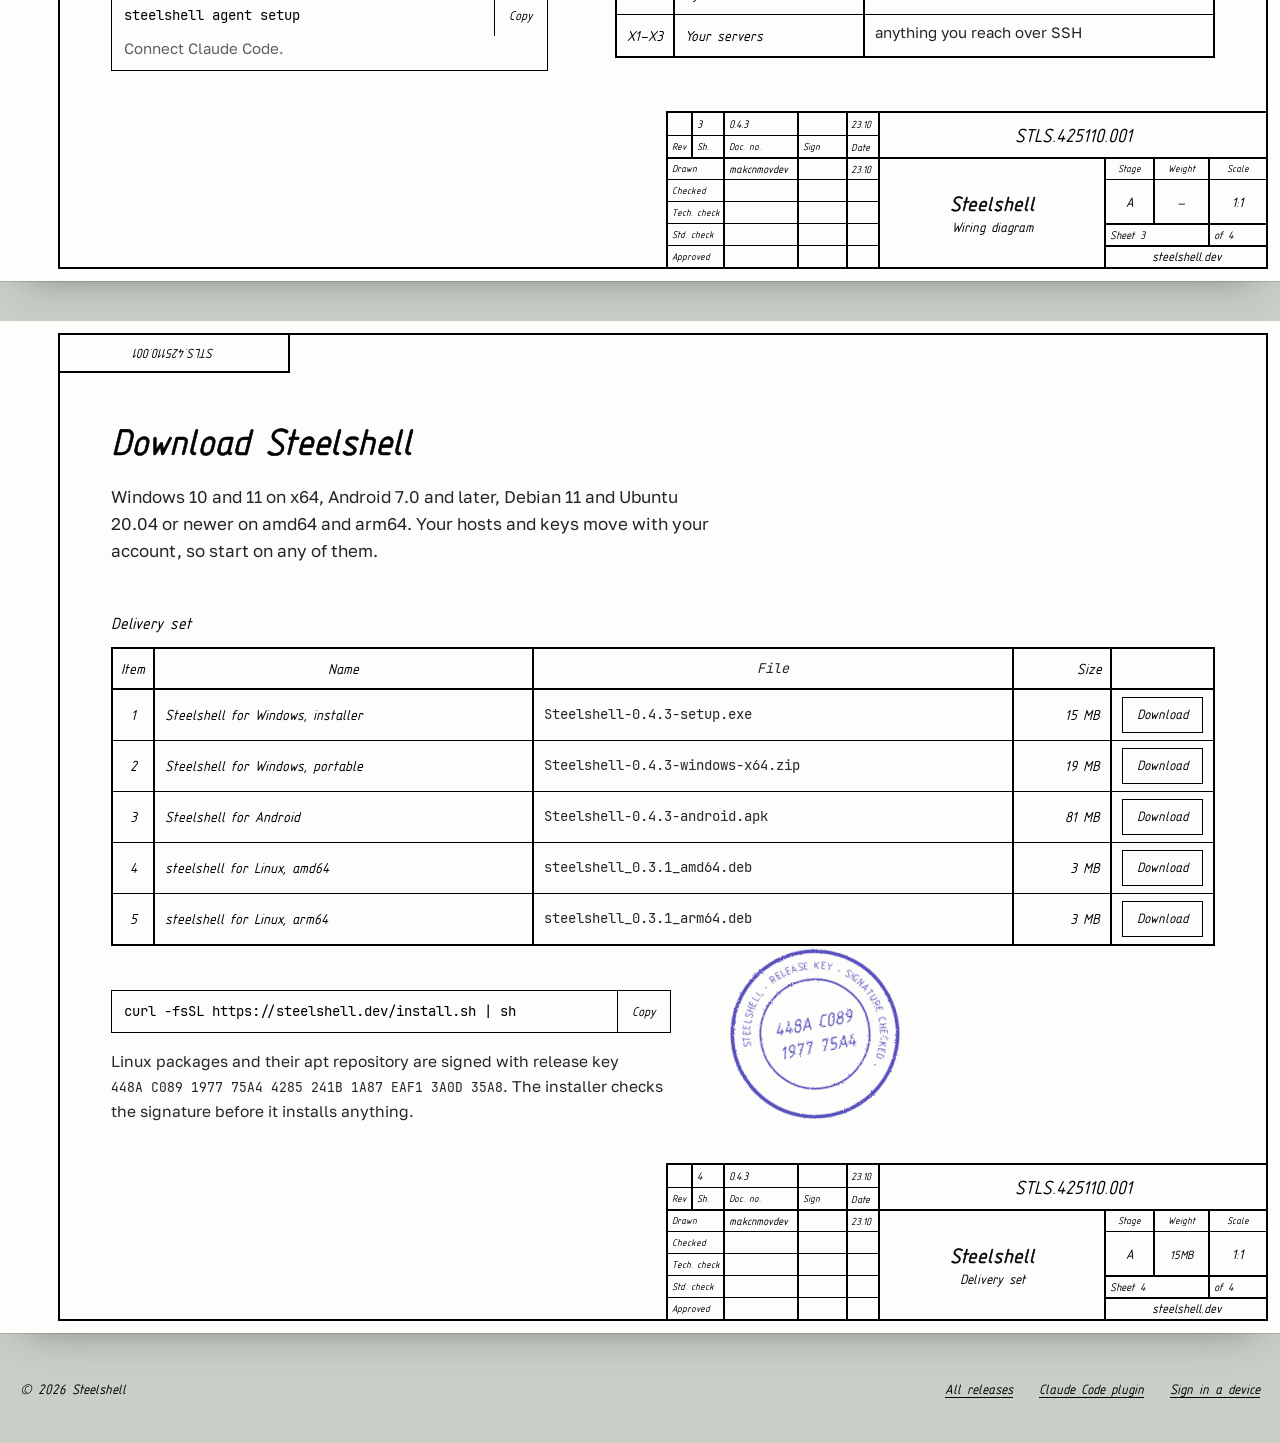
<file: preview/index.html>
<!doctype html>
<html lang="en">
<head>
<meta charset="utf-8">
<meta http-equiv="Content-Security-Policy" content="default-src 'self'; img-src 'self' data:; script-src 'self'; style-src 'self'; font-src 'self'; connect-src https://api.github.com; base-uri 'none'; form-action 'none'">
<meta name="viewport" content="width=device-width, initial-scale=1, viewport-fit=cover">
<title>Steelshell: an SSH client in a steel shell</title>
<meta name="description" content="Steelshell is an SSH client for Windows, Android and the Linux terminal. Hosts, keys, passwords and snippets sync between your devices, encrypted on the device, and AI agents can work on your servers without seeing a password.">
<meta name="theme-color" content="#c9cfc7">
<meta property="og:type" content="website">
<meta property="og:url" content="https://steelshell.dev/">
<meta property="og:title" content="Steelshell">
<meta property="og:description" content="An SSH client for Windows, Android and the Linux terminal with an end-to-end encrypted vault.">
<meta property="og:image" content="https://steelshell.dev/assets/img/og.png">
<link rel="icon" type="image/png" href="/assets/img/icon-64.png">
<link rel="apple-touch-icon" href="/assets/img/icon-180.png">
<link rel="preload" href="/assets/fonts/OpenGOSTtypeB-Regular.ttf" as="font" type="font/ttf" crossorigin>
<link rel="stylesheet" href="/assets/sheet.css">
<script src="/assets/lang.js"></script>
<script src="/assets/sheet.js" defer></script>
</head>
<body>
<a class="skip" href="#sheet-1"><span class="en">Skip to content</span><span class="ru">К содержанию</span></a>

<header class="desk">
  <a class="brand" href="/"><img src="/assets/img/icon-64.png" width="28" height="28" alt=""><span>Steelshell</span></a>
  <nav class="index" aria-label="Sheets">
    <a href="#sheet-1"><span class="n">1</span><span class="en">General view</span><span class="ru">Общий вид</span></a>
    <a href="#sheet-2"><span class="n">2</span><span class="en">Section A–A</span><span class="ru">Разрез А–А</span></a>
    <a href="#sheet-3"><span class="n">3</span><span class="en">Wiring</span><span class="ru">Схема</span></a>
    <a href="#sheet-4"><span class="n">4</span><span class="en">Downloads</span><span class="ru">Комплект</span></a>
  </nav>
  <button class="lang" type="button" data-lang-toggle><span class="en" lang="ru">Русский</span><span class="ru" lang="en">English</span></button>
</header>

<main>
  <section class="sheet" id="sheet-1" aria-labelledby="h-1">
    <div class="frame">
      <div class="corner" aria-hidden="true"><span>STLS.425110.001<span class="ru"> СБ</span></span></div>
      <div class="field general">
        <div class="intro">
          <h1 id="h-1"><span class="en">An SSH client in a steel shell</span><span class="ru">SSH-клиент в стальном корпусе</span></h1>
          <p class="lead"><span class="en">Hosts, keys, passwords and snippets live in one vault and follow you to every device you sign in on: Windows, Android and the Linux terminal. Everything is encrypted on the device, so the sync server only ever receives ciphertext.</span><span class="ru">Хосты, ключи, пароли и сниппеты лежат в одном хранилище и есть на каждом устройстве, где вы вошли: в Windows, на Android и в терминале Linux. Всё шифруется ещё на устройстве, поэтому сервер синхронизации получает только шифротекст.</span></p>
          <div class="actions">
            <a class="btn primary for-windows" data-download="setup" href="https://github.com/steelshell/releases/releases/latest"><span class="en">Download for Windows</span><span class="ru">Скачать для Windows</span></a>
            <a class="btn primary for-android" data-download="apk" href="https://github.com/steelshell/releases/releases/latest"><span class="en">Download for Android</span><span class="ru">Скачать для Android</span></a>
            <a class="btn primary for-linux" href="#sheet-4"><span class="en">Install on Linux</span><span class="ru">Установить в Linux</span></a>
            <a class="more" href="#sheet-4"><span class="en">All downloads</span><span class="ru">Все версии</span></a>
          </div>
          <p class="versions"><span class="en">Version <span data-app-version>0.4.3</span> for Windows and Android, <span data-cli-version>0.3.1</span> for Linux.</span><span class="ru">Версия <span data-app-version>0.4.3</span> для Windows и Android, <span data-cli-version>0.3.1</span> для Linux.</span></p>
          <figure class="view phone">
            <figcaption><span class="en">View B, Android</span><span class="ru">Вид Б, Android</span></figcaption>
            <img src="/assets/img/phone-hosts-412.webp" srcset="/assets/img/phone-hosts-412.webp 412w, /assets/img/phone-hosts-824.webp 824w" sizes="190px" width="412" height="892" alt="Steelshell on an Android phone: the host list" loading="lazy">
          </figure>
        </div>
        <figure class="view desktop">
          <figcaption><span class="en">View A, Windows</span><span class="ru">Вид А, Windows</span></figcaption>
          <div class="callouts">
            <img src="/assets/img/app-hosts-1280.webp" srcset="/assets/img/app-hosts-1280.webp 1280w, /assets/img/app-hosts-2560.webp 2560w" sizes="(min-width: 1100px) 760px, 100vw" width="1280" height="800" alt="Steelshell on Windows: hosts in groups, recent servers, search, ping and favorites">
            <svg viewBox="0 0 1400 920" aria-hidden="true">
              <rect class="contour" x="60" y="60" width="1280" height="800"/>
              <g class="callout k1">
          <line class="halo" x1="88" y1="356" x2="56.0" y2="356.0" pathLength="1"/>
          <line class="leader" x1="88" y1="356" x2="56.0" y2="356.0" pathLength="1"/>
          <circle class="dot-halo" cx="88" cy="356" r="8"/><circle class="dot" cx="88" cy="356" r="5"/>
          <circle class="balloon" cx="30" cy="356" r="26"/>
          <text class="num" x="30" y="367" text-anchor="middle">1</text>
        </g>
<g class="callout k2">
          <line class="halo" x1="87" y1="239" x2="56.0" y2="239.0" pathLength="1"/>
          <line class="leader" x1="87" y1="239" x2="56.0" y2="239.0" pathLength="1"/>
          <circle class="dot-halo" cx="87" cy="239" r="8"/><circle class="dot" cx="87" cy="239" r="5"/>
          <circle class="balloon" cx="30" cy="239" r="26"/>
          <text class="num" x="30" y="250" text-anchor="middle">2</text>
        </g>
<g class="callout k3">
          <line class="halo" x1="88" y1="163" x2="56.0" y2="163.0" pathLength="1"/>
          <line class="leader" x1="88" y1="163" x2="56.0" y2="163.0" pathLength="1"/>
          <circle class="dot-halo" cx="88" cy="163" r="8"/><circle class="dot" cx="88" cy="163" r="5"/>
          <circle class="balloon" cx="30" cy="163" r="26"/>
          <text class="num" x="30" y="174" text-anchor="middle">3</text>
        </g>
<g class="callout k4">
          <line class="halo" x1="420" y1="276" x2="420.0" y2="56.0" pathLength="1"/>
          <line class="leader" x1="420" y1="276" x2="420.0" y2="56.0" pathLength="1"/>
          <circle class="dot-halo" cx="420" cy="276" r="8"/><circle class="dot" cx="420" cy="276" r="5"/>
          <circle class="balloon" cx="420" cy="30" r="26"/>
          <text class="num" x="420" y="41" text-anchor="middle">4</text>
        </g>
<g class="callout k5">
          <line class="halo" x1="1100" y1="136" x2="1100.0" y2="56.0" pathLength="1"/>
          <line class="leader" x1="1100" y1="136" x2="1100.0" y2="56.0" pathLength="1"/>
          <circle class="dot-halo" cx="1100" cy="136" r="8"/><circle class="dot" cx="1100" cy="136" r="5"/>
          <circle class="balloon" cx="1100" cy="30" r="26"/>
          <text class="num" x="1100" y="41" text-anchor="middle">5</text>
        </g>
<g class="callout k6">
          <line class="halo" x1="1134" y1="615" x2="1344.7" y2="565.9" pathLength="1"/>
          <line class="leader" x1="1134" y1="615" x2="1344.7" y2="565.9" pathLength="1"/>
          <circle class="dot-halo" cx="1134" cy="615" r="8"/><circle class="dot" cx="1134" cy="615" r="5"/>
          <circle class="balloon" cx="1370" cy="560" r="26"/>
          <text class="num" x="1370" y="571" text-anchor="middle">6</text>
        </g>
<g class="callout k7">
          <line class="halo" x1="1243" y1="669" x2="1348.9" y2="744.9" pathLength="1"/>
          <line class="leader" x1="1243" y1="669" x2="1348.9" y2="744.9" pathLength="1"/>
          <circle class="dot-halo" cx="1243" cy="669" r="8"/><circle class="dot" cx="1243" cy="669" r="5"/>
          <circle class="balloon" cx="1370" cy="760" r="26"/>
          <text class="num" x="1370" y="771" text-anchor="middle">7</text>
        </g>
            </svg>
          </div>
        </figure>
        <table class="gost spec">
        <caption><span class="en">Parts list</span><span class="ru">Спецификация</span></caption>
        <thead><tr><th class="pos"><span class="en">Item</span><span class="ru">Поз.</span></th><th class="nm"><span class="en">Name</span><span class="ru">Наименование</span></th><th class="note"><span class="en">Note</span><span class="ru">Примечание</span></th></tr></thead>
        <tbody><tr><td class="pos">1</td><td class="nm"><span class="en">Groups</span><span class="ru">Группы</span></td><td class="note"><span class="en">Hosts sit in groups with their own colour, and groups nest.</span><span class="ru">Хосты разложены по группам со своим цветом, группы можно вкладывать друг в друга.</span></td></tr>
<tr><td class="pos">2</td><td class="nm"><span class="en">Snippets</span><span class="ru">Сниппеты</span></td><td class="note"><span class="en">Commands you run often. Ctrl+Shift+K in a terminal finds one and runs it.</span><span class="ru">Частые команды. Ctrl+Shift+K в терминале находит нужную и запускает.</span></td></tr>
<tr><td class="pos">3</td><td class="nm"><span class="en">Keychain</span><span class="ru">Связка ключей</span></td><td class="note"><span class="en">SSH keys, passwords and proxies. Generate a key or import yours.</span><span class="ru">SSH-ключи, пароли и прокси. Ключ можно сгенерировать или импортировать.</span></td></tr>
<tr><td class="pos">4</td><td class="nm"><span class="en">Recent</span><span class="ru">Недавние</span></td><td class="note"><span class="en">The servers you opened last stay on top.</span><span class="ru">Серверы, к которым вы подключались последними, всегда сверху.</span></td></tr>
<tr><td class="pos">5</td><td class="nm"><span class="en">Search</span><span class="ru">Поиск</span></td><td class="note"><span class="en">Ctrl+F finds a host by name, address or group.</span><span class="ru">Ctrl+F ищет хост по имени, адресу и группе.</span></td></tr>
<tr><td class="pos">6</td><td class="nm"><span class="en">Ping</span><span class="ru">Пинг</span></td><td class="note"><span class="en">Live latency to every server, right in the list.</span><span class="ru">Живая задержка до каждого сервера прямо в списке.</span></td></tr>
<tr><td class="pos">7</td><td class="nm"><span class="en">Favorites</span><span class="ru">Избранное</span></td><td class="note"><span class="en">A star keeps a host in its own filter.</span><span class="ru">Звёздочка выносит хост в отдельный фильтр.</span></td></tr></tbody>
      </table>
      </div>
      
    <div class="tb" role="group" aria-label="Title block">
      <div class="c s r1 c1"></div><div class="c s r1 c2">1</div><div class="c s r1 c3" data-app-version>0.4.3</div><div class="c s r1 c4"></div><div class="c s r1 c5" data-app-date>23.10</div>
      <div class="c s l r2 c1"><span class="en">Rev</span><span class="ru">Изм.</span></div><div class="c s l r2 c2"><span class="en">Sh.</span><span class="ru">Лист</span></div><div class="c s l r2 c3"><span class="en">Doc. no.</span><span class="ru">№ докум.</span></div><div class="c s l r2 c4"><span class="en">Sign</span><span class="ru">Подп.</span></div><div class="c s l r2 c5"><span class="en">Date</span><span class="ru">Дата</span></div>
      <div class="c s l r3 c12"><span class="en">Drawn</span><span class="ru">Разраб.</span></div><div class="c s r3 c3">makcnmovdev</div><div class="c s r3 c4"></div><div class="c s r3 c5" data-app-date>23.10</div>
      <div class="c s l r4 c12"><span class="en">Checked</span><span class="ru">Пров.</span></div><div class="c s r4 c3"></div><div class="c s r4 c4"></div><div class="c s r4 c5"></div>
      <div class="c s l r5 c12"><span class="en">Tech. check</span><span class="ru">Т.контр.</span></div><div class="c s r5 c3"></div><div class="c s r5 c4"></div><div class="c s r5 c5"></div>
      <div class="c s l r6 c12"><span class="en">Std. check</span><span class="ru">Н.контр.</span></div><div class="c s r6 c3"></div><div class="c s r6 c4"></div><div class="c s r6 c5"></div>
      <div class="c s l r7 c12"><span class="en">Approved</span><span class="ru">Утв.</span></div><div class="c s r7 c3"></div><div class="c s r7 c4"></div><div class="c s r7 c5"></div>
      <div class="c code">STLS.425110.001<span class="ru"> СБ</span></div>
      <div class="c name"><b>Steelshell</b><span class="en">General view</span><span class="ru">Общий вид</span></div>
      <div class="c l lit-h"><span class="en">Stage</span><span class="ru">Лит.</span></div><div class="c l mass-h"><span class="en">Weight</span><span class="ru">Масса</span></div><div class="c l scale-h"><span class="en">Scale</span><span class="ru">Масштаб</span></div>
      <div class="c lit"><span class="en">A</span><span class="ru">А</span></div><div class="c mass">—</div><div class="c scale">1:1</div>
      <div class="c sheetno"><span class="en">Sheet 1</span><span class="ru">Лист 1</span></div><div class="c sheets"><span class="en">of 4</span><span class="ru">Листов 4</span></div>
      <div class="c org">steelshell.dev</div>
    </div>
    </div>
  </section>

  <section class="sheet" id="sheet-2" aria-labelledby="h-2">
    <div class="frame">
      <div class="corner" aria-hidden="true"><span>STLS.425110.001<span class="ru"> </span></span></div>
      <div class="field cut">
        <figure class="cut-figure"><svg class="drawing section-drawing" viewBox="0 0 800 520" role="img" aria-labelledby="sec-title">
  <title id="sec-title">Section A–A through the Steelshell vault</title>
  <defs>
    <pattern id="hatch" width="11" height="11" patternUnits="userSpaceOnUse" patternTransform="rotate(45)">
      <line x1="0" y1="0" x2="0" y2="11" class="hatch-line"/>
    </pattern>
    <marker id="arrow" viewBox="0 0 12 8" refX="11" refY="4" markerWidth="12" markerHeight="8" orient="auto-start-reverse">
      <path d="M0,0 L12,4 L0,8 Z" class="arrowhead"/>
    </marker>
  </defs>
  <text class="g label" x="40" y="44">А–А</text>
  <path class="wall" fill-rule="evenodd" d="M220,70 H380 A180,180 0 0 1 380,430 H220 A180,180 0 0 1 220,70 Z M220,106 H380 A144,144 0 0 1 380,394 H220 A144,144 0 0 1 220,106 Z"/>
  <path class="thick" d="M220,70 H380 A180,180 0 0 1 380,430 H220 A180,180 0 0 1 220,70 Z"/>
  <path class="thick" d="M220,106 H380 A144,144 0 0 1 380,394 H220 A144,144 0 0 1 220,106 Z"/>
  <line class="axis" x1="20" y1="250" x2="580" y2="250"/>
  <line class="axis" x1="300" y1="44" x2="300" y2="456"/>
  <g class="plain">
    <text class="g k" x="128" y="160">prod-api-1</text><text class="g v" x="262" y="160">root@10.0.4.12</text>
    <text class="g k" x="118" y="194">prod-db</text><text class="g v" x="262" y="194">postgres@10.0.4.20</text>
    <text class="g k" x="112" y="228">router</text><text class="g v" x="262" y="228">admin@192.168.1.2</text>
    <text class="en g k" x="112" y="284">key</text><text class="ru g k" x="112" y="284">ключ</text><text class="g v" x="262" y="284">deploy-ed25519</text>
    <text class="en g k" x="118" y="318">password</text><text class="ru g k" x="118" y="318">пароль</text><text class="g v" x="262" y="318">S0ft-Lilac-82</text>
    <text class="en g k" x="128" y="352">snippet</text><text class="ru g k" x="128" y="352">сниппет</text><text class="g v" x="262" y="352">docker compose up -d</text>
  </g>
  <polyline class="thin" points="380,82 560,30 780,30"/>
  <circle class="dotfill" cx="380" cy="82" r="3.5"/>
  <text class="en g note" x="566" y="22">Wall: AES-256-GCM</text><text class="ru g note" x="566" y="22">Стенка: AES-256-GCM</text>
  <polyline class="thin" points="452,194 560,112 780,112"/>
  <circle class="dotfill" cx="452" cy="194" r="3.5"/>
  <text class="en g note" x="566" y="104">Readable on your devices only</text><text class="ru g note" x="566" y="104">Открыто только на ваших устройствах</text>
  <path class="thin" d="M562,300 H614" marker-end="url(#arrow)"/>
  <rect class="dashed" x="620" y="232" width="160" height="214"/>
  <text class="en g small" x="620" y="200">S1 sync server</text><text class="ru g small" x="620" y="200">S1 сервер синхронизации</text>
  <text class="en g small" x="620" y="222">sees ciphertext only</text><text class="ru g small" x="620" y="222">видит только шифротекст</text>
  <g class="envelope"><rect x="634" y="250" width="132" height="54"/><text class="g tiny" x="642" y="268">host  rev 116</text><text class="mono tiny" x="642" y="290">syqAKhelGFZ+B8j0HN4J…</text></g>
  <g class="envelope"><rect x="634" y="316" width="132" height="54"/><text class="g tiny" x="642" y="334">key  rev 102</text><text class="mono tiny" x="642" y="356">Q/p4p4mNY70tvJ2mIwBq…</text></g>
  <g class="envelope"><rect x="634" y="382" width="132" height="54"/><text class="g tiny" x="642" y="400">snippet  rev 87</text><text class="mono tiny" x="642" y="422">H8LxptgGVfD8F2veBuCx…</text></g>
</svg></figure>
        <div class="cut-text">
          <h2 id="h-2"><span class="en">Only you hold the key</span><span class="ru">Ключ от корпуса есть только у вас</span></h2>
          <p><span class="en">The sync server keeps your records like sealed, numbered envelopes. It can tell how many there are, of what kind and when they arrived, but it can't open them: the vault key exists only on your devices.</span><span class="ru">Сервер синхронизации хранит записи как запечатанные конверты с номерами. Он видит, сколько их, какого они типа и когда пришли, но открыть не может: ключ хранилища есть только на ваших устройствах.</span></p>
          <p><span class="en">Even someone who takes over that server gets a stack of envelopes and nothing to open them with.</span><span class="ru">Даже тот, кто захватит этот сервер, получит стопку конвертов и ничего, чем их открыть.</span></p>
        </div>
        <div class="requirements">
        <h3><span class="en">Technical requirements</span><span class="ru">Технические требования</span></h3>
        <ol><li><span class="en">Your password never leaves the device. Argon2id with 64 MiB and two passes turns it into a sign-in key and the key that seals your vault key.</span><span class="ru">Пароль не покидает устройство. Argon2id с 64 МиБ и двумя проходами делает из него ключ входа и ключ, которым запечатан ключ хранилища.</span></li>
<li><span class="en">Every record is encrypted with AES-256-GCM and bound to its kind and id, so one record can't be passed off as another.</span><span class="ru">Каждая запись зашифрована AES-256-GCM и привязана к своему типу и номеру, поэтому одну запись нельзя выдать за другую.</span></li>
<li><span class="en">A new device gets the vault key sealed with X25519 for that device alone. Its sign-in code is derived from the device's own key.</span><span class="ru">Новое устройство получает ключ хранилища, запечатанный X25519 только для него. Код входа выводится из ключа самого устройства.</span></li>
<li><span class="en">Clients refuse weaker encryption settings even when the server asks for them.</span><span class="ru">Клиенты не принимают ослабленные параметры шифрования, даже если их просит сервер.</span></li>
<li><span class="en">An AI agent works through Steelshell and never sees a password or a key.</span><span class="ru">ИИ-агент работает через Steelshell и не видит ни паролей, ни ключей.</span></li></ol>
      </div>
      </div>
      
    <div class="tb" role="group" aria-label="Title block">
      <div class="c s r1 c1"></div><div class="c s r1 c2">2</div><div class="c s r1 c3" data-app-version>0.4.3</div><div class="c s r1 c4"></div><div class="c s r1 c5" data-app-date>23.10</div>
      <div class="c s l r2 c1"><span class="en">Rev</span><span class="ru">Изм.</span></div><div class="c s l r2 c2"><span class="en">Sh.</span><span class="ru">Лист</span></div><div class="c s l r2 c3"><span class="en">Doc. no.</span><span class="ru">№ докум.</span></div><div class="c s l r2 c4"><span class="en">Sign</span><span class="ru">Подп.</span></div><div class="c s l r2 c5"><span class="en">Date</span><span class="ru">Дата</span></div>
      <div class="c s l r3 c12"><span class="en">Drawn</span><span class="ru">Разраб.</span></div><div class="c s r3 c3">makcnmovdev</div><div class="c s r3 c4"></div><div class="c s r3 c5" data-app-date>23.10</div>
      <div class="c s l r4 c12"><span class="en">Checked</span><span class="ru">Пров.</span></div><div class="c s r4 c3"></div><div class="c s r4 c4"></div><div class="c s r4 c5"></div>
      <div class="c s l r5 c12"><span class="en">Tech. check</span><span class="ru">Т.контр.</span></div><div class="c s r5 c3"></div><div class="c s r5 c4"></div><div class="c s r5 c5"></div>
      <div class="c s l r6 c12"><span class="en">Std. check</span><span class="ru">Н.контр.</span></div><div class="c s r6 c3"></div><div class="c s r6 c4"></div><div class="c s r6 c5"></div>
      <div class="c s l r7 c12"><span class="en">Approved</span><span class="ru">Утв.</span></div><div class="c s r7 c3"></div><div class="c s r7 c4"></div><div class="c s r7 c5"></div>
      <div class="c code">STLS.425110.001<span class="ru"> </span></div>
      <div class="c name"><b>Steelshell</b><span class="en">Section A–A</span><span class="ru">Разрез А–А</span></div>
      <div class="c l lit-h"><span class="en">Stage</span><span class="ru">Лит.</span></div><div class="c l mass-h"><span class="en">Weight</span><span class="ru">Масса</span></div><div class="c l scale-h"><span class="en">Scale</span><span class="ru">Масштаб</span></div>
      <div class="c lit"><span class="en">A</span><span class="ru">А</span></div><div class="c mass">—</div><div class="c scale">1:1</div>
      <div class="c sheetno"><span class="en">Sheet 2</span><span class="ru">Лист 2</span></div><div class="c sheets"><span class="en">of 4</span><span class="ru">Листов 4</span></div>
      <div class="c org">steelshell.dev</div>
    </div>
    </div>
  </section>

  <section class="sheet" id="sheet-3" aria-labelledby="h-3">
    <div class="frame">
      <div class="corner" aria-hidden="true"><span>STLS.425110.001<span class="ru"> Э5</span></span></div>
      <div class="field wiring">
        <div class="wiring-text">
          <h2 id="h-3"><span class="en">The Linux terminal and AI agents</span><span class="ru">Терминал Linux и ИИ-агенты</span></h2>
          <p><span class="en">steelshell installs on Debian and Ubuntu with one command. Once you sign in, your servers, keys and snippets are there: steelshell ssh, exec, cp and a full-screen view.</span><span class="ru">steelshell ставится на Debian и Ubuntu одной командой. После входа в нём ваши серверы, ключи и сниппеты: steelshell ssh, exec, cp и полноэкранный режим.</span></p>
          <p><span class="en">Its MCP server lets Claude Code and other agents work only on the servers you open to them. The agent keeps a shell open, runs commands and edits files, Steelshell signs in for it, and every step goes into a log.</span><span class="ru">Встроенный MCP-сервер даёт Claude Code и другим агентам работать только на серверах, которые вы им открыли. Агент держит сессию, запускает команды и правит файлы, Steelshell входит на сервер за него и пишет каждый шаг в журнал.</span></p>
          <div class="commands"><div class="cmd">
          <code id="cmd-1">curl -fsSL https://steelshell.dev/install.sh | sh</code>
          <button class="copy" type="button" data-copy="cmd-1"><span class="en">Copy</span><span class="ru">Копировать</span></button>
          <p><span class="en">Install. Updates come through apt after that.</span><span class="ru">Установить. Обновления потом приходят через apt.</span></p>
        </div>
<div class="cmd">
          <code id="cmd-2">steelshell login</code>
          <button class="copy" type="button" data-copy="cmd-2"><span class="en">Copy</span><span class="ru">Копировать</span></button>
          <p><span class="en">Sign in with a link, or type the code in the app.</span><span class="ru">Войти по ссылке или по коду в приложении.</span></p>
        </div>
<div class="cmd">
          <code id="cmd-3">steelshell agent allow prod-api</code>
          <button class="copy" type="button" data-copy="cmd-3"><span class="en">Copy</span><span class="ru">Копировать</span></button>
          <p><span class="en">Let agents work on one server.</span><span class="ru">Открыть агентам один сервер.</span></p>
        </div>
<div class="cmd">
          <code id="cmd-4">steelshell agent setup</code>
          <button class="copy" type="button" data-copy="cmd-4"><span class="en">Copy</span><span class="ru">Копировать</span></button>
          <p><span class="en">Connect Claude Code.</span><span class="ru">Подключить Claude Code.</span></p>
        </div></div>
        </div>
        <figure class="scheme-figure"><svg class="drawing scheme-drawing" viewBox="0 0 760 450" role="img" aria-labelledby="sch-title">
  <title id="sch-title">How the Steelshell apps, the sync server, your servers and AI agents connect</title>
  <polyline class="link" points="240,58 480,58 560,58"/>
  <polyline class="link" points="240,138 480,138"/>
  <polyline class="link" points="240,218 480,218"/>
  <polyline class="link" points="480,58 480,278 560,278"/>
  <polyline class="link" points="480,168 560,168"/>
  <circle class="dotfill" cx="480" cy="58" r="4"/><circle class="dotfill" cx="480" cy="138" r="4"/><circle class="dotfill" cx="480" cy="168" r="4"/><circle class="dotfill" cx="480" cy="218" r="4"/>
  <text class="g small" x="360" y="50" text-anchor="middle">SSH</text>
  <polyline class="sync" points="60,58 30,58 30,390 300,390"/>
  <polyline class="sync" points="60,138 30,138"/>
  <polyline class="sync" points="60,218 30,218"/>
  <circle class="dotfill" cx="30" cy="138" r="4"/><circle class="dotfill" cx="30" cy="218" r="4"/>
  <text class="en g small" x="160" y="382" text-anchor="middle">ciphertext</text><text class="ru g small" x="160" y="382" text-anchor="middle">шифротекст</text>
  <line class="link" x1="150" y1="300" x2="150" y2="246"/>
  <text class="g small" x="160" y="280">MCP</text>
  <g class="part"><rect x="60" y="30" width="180" height="56"/><text class="g des" x="60" y="22">A1</text><text class="g box" x="150" y="66" text-anchor="middle">Windows</text></g>
  <g class="part"><rect x="60" y="110" width="180" height="56"/><text class="g des" x="60" y="102">A2</text><text class="g box" x="150" y="146" text-anchor="middle">Android</text></g>
  <g class="part"><rect x="60" y="190" width="180" height="56"/><text class="g des" x="60" y="182">A3</text><text class="g box" x="150" y="226" text-anchor="middle">steelshell CLI</text></g>
  <g class="part"><rect x="60" y="300" width="180" height="56"/><text class="g des" x="60" y="292">A4</text><text class="en g box" x="150" y="336" text-anchor="middle">AI agent</text><text class="ru g box" x="150" y="336" text-anchor="middle">ИИ-агент</text></g>
  <text class="en g small" x="252" y="334">no passwords, no keys</text><text class="ru g small" x="252" y="334">без паролей и ключей</text>
  <g class="part"><rect x="300" y="362" width="200" height="56"/><text class="g des" x="300" y="354">S1</text><text class="g box" x="400" y="398" text-anchor="middle">api.steelshell.dev</text></g>
  <g class="part"><rect x="560" y="30" width="170" height="56"/><text class="g des" x="560" y="22">X1</text><text class="g box" x="645" y="66" text-anchor="middle">prod-api</text></g>
  <g class="part"><rect x="560" y="140" width="170" height="56"/><text class="g des" x="560" y="132">X2</text><text class="g box" x="645" y="176" text-anchor="middle">prod-db</text></g>
  <g class="part"><rect x="560" y="250" width="170" height="56"/><text class="g des" x="560" y="242">X3</text><text class="g box" x="645" y="286" text-anchor="middle">router</text></g>
</svg></figure>
        <table class="gost elements">
        <caption><span class="en">List of elements</span><span class="ru">Перечень элементов</span></caption>
        <thead><tr><th class="pos"><span class="en">Ref.</span><span class="ru">Поз. обозн.</span></th><th class="nm"><span class="en">Name</span><span class="ru">Наименование</span></th><th class="note"><span class="en">Note</span><span class="ru">Примечание</span></th></tr></thead>
        <tbody><tr><td class="pos">A1</td><td class="nm"><span class="en">Steelshell for Windows</span><span class="ru">Steelshell для Windows</span></td><td class="note"><span class="en">installer or portable</span><span class="ru">установщик или портативная версия</span></td></tr>
<tr><td class="pos">A2</td><td class="nm"><span class="en">Steelshell for Android</span><span class="ru">Steelshell для Android</span></td><td class="note"><span class="en">APK, Android 7.0 and later</span><span class="ru">APK, Android 7.0 и новее</span></td></tr>
<tr><td class="pos">A3</td><td class="nm"><span class="en">steelshell for Linux</span><span class="ru">steelshell для Linux</span></td><td class="note"><span class="en">Debian, Ubuntu; amd64, arm64</span><span class="ru">Debian, Ubuntu; amd64, arm64</span></td></tr>
<tr><td class="pos">A4</td><td class="nm"><span class="en">AI agent</span><span class="ru">ИИ-агент</span></td><td class="note"><span class="en">Claude Code, Codex, Cursor over MCP</span><span class="ru">Claude Code, Codex, Cursor через MCP</span></td></tr>
<tr><td class="pos">S1</td><td class="nm"><span class="en">Sync server</span><span class="ru">Сервер синхронизации</span></td><td class="note"><span class="en">keeps ciphertext only</span><span class="ru">хранит только шифротекст</span></td></tr>
<tr><td class="pos">X1–X3</td><td class="nm"><span class="en">Your servers</span><span class="ru">Ваши серверы</span></td><td class="note"><span class="en">anything you reach over SSH</span><span class="ru">всё, куда вы ходите по SSH</span></td></tr></tbody>
      </table>
      </div>
      
    <div class="tb" role="group" aria-label="Title block">
      <div class="c s r1 c1"></div><div class="c s r1 c2">3</div><div class="c s r1 c3" data-app-version>0.4.3</div><div class="c s r1 c4"></div><div class="c s r1 c5" data-app-date>23.10</div>
      <div class="c s l r2 c1"><span class="en">Rev</span><span class="ru">Изм.</span></div><div class="c s l r2 c2"><span class="en">Sh.</span><span class="ru">Лист</span></div><div class="c s l r2 c3"><span class="en">Doc. no.</span><span class="ru">№ докум.</span></div><div class="c s l r2 c4"><span class="en">Sign</span><span class="ru">Подп.</span></div><div class="c s l r2 c5"><span class="en">Date</span><span class="ru">Дата</span></div>
      <div class="c s l r3 c12"><span class="en">Drawn</span><span class="ru">Разраб.</span></div><div class="c s r3 c3">makcnmovdev</div><div class="c s r3 c4"></div><div class="c s r3 c5" data-app-date>23.10</div>
      <div class="c s l r4 c12"><span class="en">Checked</span><span class="ru">Пров.</span></div><div class="c s r4 c3"></div><div class="c s r4 c4"></div><div class="c s r4 c5"></div>
      <div class="c s l r5 c12"><span class="en">Tech. check</span><span class="ru">Т.контр.</span></div><div class="c s r5 c3"></div><div class="c s r5 c4"></div><div class="c s r5 c5"></div>
      <div class="c s l r6 c12"><span class="en">Std. check</span><span class="ru">Н.контр.</span></div><div class="c s r6 c3"></div><div class="c s r6 c4"></div><div class="c s r6 c5"></div>
      <div class="c s l r7 c12"><span class="en">Approved</span><span class="ru">Утв.</span></div><div class="c s r7 c3"></div><div class="c s r7 c4"></div><div class="c s r7 c5"></div>
      <div class="c code">STLS.425110.001<span class="ru"> Э5</span></div>
      <div class="c name"><b>Steelshell</b><span class="en">Wiring diagram</span><span class="ru">Схема соединений</span></div>
      <div class="c l lit-h"><span class="en">Stage</span><span class="ru">Лит.</span></div><div class="c l mass-h"><span class="en">Weight</span><span class="ru">Масса</span></div><div class="c l scale-h"><span class="en">Scale</span><span class="ru">Масштаб</span></div>
      <div class="c lit"><span class="en">A</span><span class="ru">А</span></div><div class="c mass">—</div><div class="c scale">1:1</div>
      <div class="c sheetno"><span class="en">Sheet 3</span><span class="ru">Лист 3</span></div><div class="c sheets"><span class="en">of 4</span><span class="ru">Листов 4</span></div>
      <div class="c org">steelshell.dev</div>
    </div>
    </div>
  </section>

  <section class="sheet" id="sheet-4" aria-labelledby="h-4">
    <div class="frame">
      <div class="corner" aria-hidden="true"><span>STLS.425110.001<span class="ru"> ВД</span></span></div>
      <div class="field kit-field">
        <div class="kit-head">
          <h2 id="h-4"><span class="en">Download Steelshell</span><span class="ru">Скачать Steelshell</span></h2>
          <p><span class="en">Windows 10 and 11 on x64, Android 7.0 and later, Debian 11 and Ubuntu 20.04 or newer on amd64 and arm64. Your hosts and keys move with your account, so start on any of them.</span><span class="ru">Windows 10 и 11 на x64, Android 7.0 и новее, Debian 11 и Ubuntu 20.04 или новее на amd64 и arm64. Хосты и ключи переезжают вместе с аккаунтом, начинать можно с любого.</span></p>
        </div>
        <table class="gost kit">
        <caption><span class="en">Delivery set</span><span class="ru">Комплект поставки</span></caption>
        <thead><tr><th class="pos"><span class="en">Item</span><span class="ru">Поз.</span></th><th class="nm"><span class="en">Name</span><span class="ru">Наименование</span></th><th class="file"><span class="en">File</span><span class="ru">Файл</span></th><th class="size"><span class="en">Size</span><span class="ru">Размер</span></th><th class="get"><span class="visually-hidden"><span class="en">Link</span><span class="ru">Ссылка</span></span></th></tr></thead>
        <tbody><tr>
          <td class="pos">1</td>
          <td class="nm"><span class="en">Steelshell for Windows, installer</span><span class="ru">Steelshell для Windows, установщик</span></td>
          <td class="file"><span data-file="setup">Steelshell-0.4.3-setup.exe</span></td>
          <td class="size"><span data-size="setup">15</span> <span class="en">MB</span><span class="ru">МБ</span></td>
          <td class="get"><a class="btn small" data-download="setup" href="https://github.com/steelshell/releases/releases"><span class="en">Download</span><span class="ru">Скачать</span></a></td>
        </tr>
<tr>
          <td class="pos">2</td>
          <td class="nm"><span class="en">Steelshell for Windows, portable</span><span class="ru">Steelshell для Windows, портативная</span></td>
          <td class="file"><span data-file="zip">Steelshell-0.4.3-windows-x64.zip</span></td>
          <td class="size"><span data-size="zip">19</span> <span class="en">MB</span><span class="ru">МБ</span></td>
          <td class="get"><a class="btn small" data-download="zip" href="https://github.com/steelshell/releases/releases"><span class="en">Download</span><span class="ru">Скачать</span></a></td>
        </tr>
<tr>
          <td class="pos">3</td>
          <td class="nm"><span class="en">Steelshell for Android</span><span class="ru">Steelshell для Android</span></td>
          <td class="file"><span data-file="apk">Steelshell-0.4.3-android.apk</span></td>
          <td class="size"><span data-size="apk">81</span> <span class="en">MB</span><span class="ru">МБ</span></td>
          <td class="get"><a class="btn small" data-download="apk" href="https://github.com/steelshell/releases/releases"><span class="en">Download</span><span class="ru">Скачать</span></a></td>
        </tr>
<tr>
          <td class="pos">4</td>
          <td class="nm"><span class="en">steelshell for Linux, amd64</span><span class="ru">steelshell для Linux, amd64</span></td>
          <td class="file"><span data-file="deb-amd64">steelshell_0.3.1_amd64.deb</span></td>
          <td class="size"><span data-size="deb-amd64">3</span> <span class="en">MB</span><span class="ru">МБ</span></td>
          <td class="get"><a class="btn small" data-download="deb-amd64" href="https://github.com/steelshell/releases/releases"><span class="en">Download</span><span class="ru">Скачать</span></a></td>
        </tr>
<tr>
          <td class="pos">5</td>
          <td class="nm"><span class="en">steelshell for Linux, arm64</span><span class="ru">steelshell для Linux, arm64</span></td>
          <td class="file"><span data-file="deb-arm64">steelshell_0.3.1_arm64.deb</span></td>
          <td class="size"><span data-size="deb-arm64">3</span> <span class="en">MB</span><span class="ru">МБ</span></td>
          <td class="get"><a class="btn small" data-download="deb-arm64" href="https://github.com/steelshell/releases/releases"><span class="en">Download</span><span class="ru">Скачать</span></a></td>
        </tr></tbody>
      </table>
        <div class="kit-linux">
          <div class="cmd">
            <code id="cmd-install">curl -fsSL https://steelshell.dev/install.sh | sh</code>
            <button class="copy" type="button" data-copy="cmd-install"><span class="en">Copy</span><span class="ru">Копировать</span></button>
          </div>
          <p><span class="en">Linux packages and their apt repository are signed with release key <span class='fpr'>448A C089 1977 75A4 4285 241B 1A87 EAF1 3A0D 35A8</span>. The installer checks the signature before it installs anything.</span><span class="ru">Пакеты для Linux и их apt-репозиторий подписаны ключом релизов <span class='fpr'>448A C089 1977 75A4 4285 241B 1A87 EAF1 3A0D 35A8</span>. Установщик проверяет подпись, прежде чем что-то ставить.</span></p>
          <svg class="stamp" viewBox="0 0 200 200" role="img" aria-labelledby="stamp-title">
  <title id="stamp-title">Linux packages are signed with release key 448A C089 1977 75A4 4285 241B 1A87 EAF1 3A0D 35A8</title>
  <defs>
    <filter id="ink" x="-10%" y="-10%" width="120%" height="120%">
      <feTurbulence type="fractalNoise" baseFrequency="0.85" numOctaves="2" seed="7" result="noise"/>
      <feDisplacementMap in="SourceGraphic" in2="noise" scale="2.6"/>
    </filter>
    <path id="ring" d="M100,100 m-74,0 a74,74 0 1,1 148,0 a74,74 0 1,1 -148,0"/>
  </defs>
  <g filter="url(#ink)">
    <circle class="ring" cx="100" cy="100" r="94"/>
    <circle class="ring thin-ring" cx="100" cy="100" r="62"/>
    <text class="ring-text en"><textPath href="#ring" startOffset="0">STEELSHELL • RELEASE KEY • SIGNATURE CHECKED •</textPath></text>
    <text class="ring-text ru"><textPath href="#ring" startOffset="0">STEELSHELL • КЛЮЧ РЕЛИЗОВ • ПОДПИСЬ ПРОВЕРЕНА •</textPath></text>
    <text class="core" x="100" y="94" text-anchor="middle">448A C089</text>
    <text class="core" x="100" y="122" text-anchor="middle">1977 75A4</text>
  </g>
</svg>
        </div>
      </div>
      
    <div class="tb" role="group" aria-label="Title block">
      <div class="c s r1 c1"></div><div class="c s r1 c2">4</div><div class="c s r1 c3" data-app-version>0.4.3</div><div class="c s r1 c4"></div><div class="c s r1 c5" data-app-date>23.10</div>
      <div class="c s l r2 c1"><span class="en">Rev</span><span class="ru">Изм.</span></div><div class="c s l r2 c2"><span class="en">Sh.</span><span class="ru">Лист</span></div><div class="c s l r2 c3"><span class="en">Doc. no.</span><span class="ru">№ докум.</span></div><div class="c s l r2 c4"><span class="en">Sign</span><span class="ru">Подп.</span></div><div class="c s l r2 c5"><span class="en">Date</span><span class="ru">Дата</span></div>
      <div class="c s l r3 c12"><span class="en">Drawn</span><span class="ru">Разраб.</span></div><div class="c s r3 c3">makcnmovdev</div><div class="c s r3 c4"></div><div class="c s r3 c5" data-app-date>23.10</div>
      <div class="c s l r4 c12"><span class="en">Checked</span><span class="ru">Пров.</span></div><div class="c s r4 c3"></div><div class="c s r4 c4"></div><div class="c s r4 c5"></div>
      <div class="c s l r5 c12"><span class="en">Tech. check</span><span class="ru">Т.контр.</span></div><div class="c s r5 c3"></div><div class="c s r5 c4"></div><div class="c s r5 c5"></div>
      <div class="c s l r6 c12"><span class="en">Std. check</span><span class="ru">Н.контр.</span></div><div class="c s r6 c3"></div><div class="c s r6 c4"></div><div class="c s r6 c5"></div>
      <div class="c s l r7 c12"><span class="en">Approved</span><span class="ru">Утв.</span></div><div class="c s r7 c3"></div><div class="c s r7 c4"></div><div class="c s r7 c5"></div>
      <div class="c code">STLS.425110.001<span class="ru"> ВД</span></div>
      <div class="c name"><b>Steelshell</b><span class="en">Delivery set</span><span class="ru">Комплект поставки</span></div>
      <div class="c l lit-h"><span class="en">Stage</span><span class="ru">Лит.</span></div><div class="c l mass-h"><span class="en">Weight</span><span class="ru">Масса</span></div><div class="c l scale-h"><span class="en">Scale</span><span class="ru">Масштаб</span></div>
      <div class="c lit"><span class="en">A</span><span class="ru">А</span></div><div class="c mass"><span data-size="setup">15</span> <span class="en">MB</span><span class="ru">МБ</span></div><div class="c scale">1:1</div>
      <div class="c sheetno"><span class="en">Sheet 4</span><span class="ru">Лист 4</span></div><div class="c sheets"><span class="en">of 4</span><span class="ru">Листов 4</span></div>
      <div class="c org">steelshell.dev</div>
    </div>
    </div>
  </section>
</main>

<footer class="desk-foot">
  <span>© 2026 Steelshell</span>
  <a href="https://github.com/steelshell/releases/releases"><span class="en">All releases</span><span class="ru">Все релизы</span></a>
  <a href="https://github.com/steelshell/claude-plugin"><span class="en">Claude Code plugin</span><span class="ru">Плагин для Claude Code</span></a>
  <a href="/link/"><span class="en">Sign in a device</span><span class="ru">Вход устройства</span></a>
</footer>
</body>
</html>
</file>
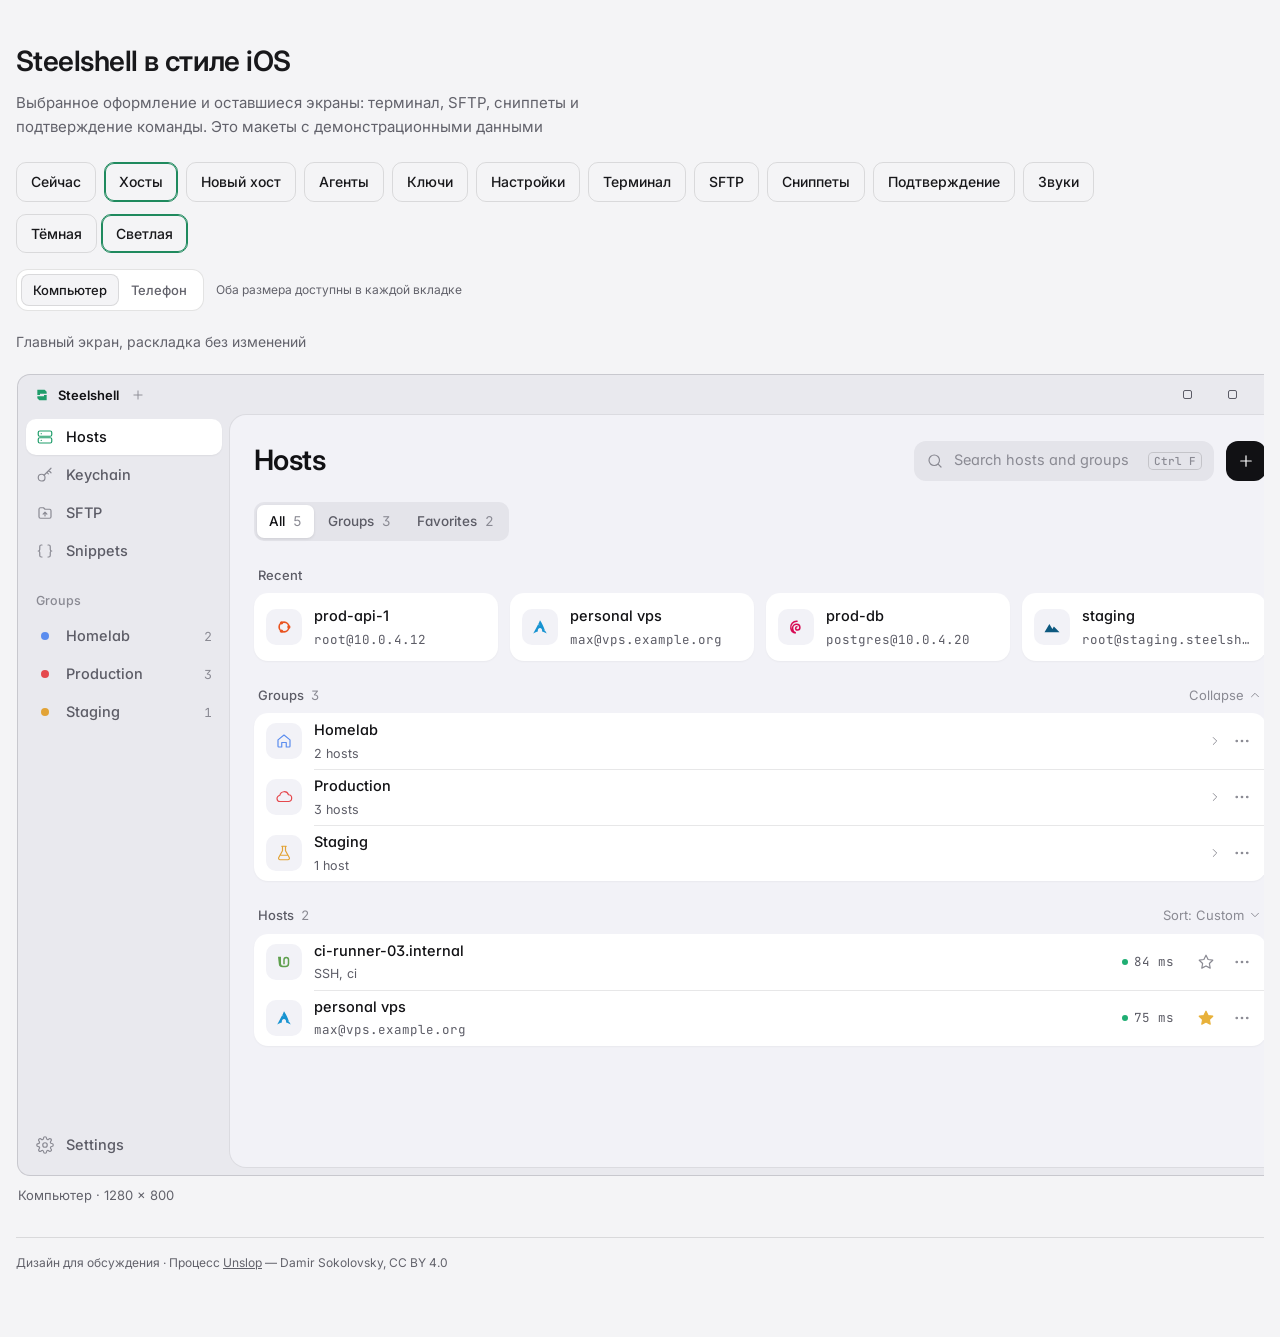
<file: preview/app/index.html>
<!doctype html>
<html lang="ru"><head><meta charset="utf-8"><meta name="viewport" content="width=device-width, initial-scale=1, viewport-fit=cover">
<title>Steelshell UI polish</title>
<link rel="icon" href="../../assets/img/icon-64.png">
<link rel="preconnect" href="https://fonts.googleapis.com">
<link rel="stylesheet" href="https://fonts.googleapis.com/css2?family=Inter:wght@400;500;600&family=JetBrains+Mono:wght@400;500&display=swap">
<style>
:root { --page: #f4f4f6; --ink: #18181b; --muted: #62626b; --line: rgba(24,24,27,.12); --card2: #ffffff; --pick: #1f8a5e; color-scheme: light; }
@media (prefers-color-scheme: dark) { :root:not([data-theme="light"]) { --page: #0a0a0b; --ink: #ececee; --muted: #9a9aa2; --line: rgba(236,236,238,.12); --card2: #161618; --pick: #3dd598; color-scheme: dark; } }
:root[data-theme="dark"] { --page: #0a0a0b; --ink: #ececee; --muted: #9a9aa2; --line: rgba(236,236,238,.12); --card2: #161618; --pick: #3dd598; color-scheme: dark; }
* { box-sizing: border-box; }
body { margin: 0; background: var(--page); color: var(--ink); font: 400 15px/1.55 "Inter", system-ui, sans-serif; }
.page { max-width: 1344px; margin: 0 auto; padding-block: 40px 64px; padding-inline: 16px; }
h1 { font-size: 28px; font-weight: 600; letter-spacing: -0.02em; margin: 0 0 8px; text-wrap: balance; }
.intro p { margin: 0; color: var(--muted); max-width: 64ch; }
.bar2 { display: flex; flex-wrap: wrap; gap: 16px; align-items: center; justify-content: space-between; margin: 24px 0 16px; }
.tabs { display: flex; flex-wrap: wrap; gap: 8px; }
.tabs button, .theme button { font: inherit; font-weight: 500; font-size: 14px; color: var(--ink); background: transparent; border: 1px solid var(--line); border-radius: 10px; padding: 8px 14px; cursor: pointer; }
.tabs button[aria-selected="true"], .theme button[aria-pressed="true"] { border-color: var(--pick); box-shadow: inset 0 0 0 1px var(--pick); }
.theme { display: flex; gap: 4px; }
.note { color: var(--muted); font-size: 14px; margin: 0 0 20px; max-width: 80ch; }
.scroll { overflow-x: auto; padding: 2px; }
.cap { font-size: 13px; color: var(--muted); margin: 8px 2px 32px; }
.now img { width: 100%; max-width: 1280px; border-radius: 12px; display: block; }
.nowph img { width: 412px; max-width: 100%; border-radius: 24px; display: block; }
.snd { display: grid; gap: 32px; max-width: 880px; }
.snd h3 { margin: 0; font-size: 17px; font-weight: 600; }
.snd .sub { margin: 2px 0 12px; color: var(--muted); font-size: 14px; }
.opts { display: grid; grid-template-columns: repeat(auto-fill, minmax(200px, 1fr)); gap: 8px; }
.opt { display: flex; align-items: center; gap: 12px; text-align: left; font: inherit; color: var(--ink); background: var(--card2); border: 1px solid var(--line); border-radius: 12px; padding: 12px; cursor: pointer; min-width: 0; }
.opt:hover { border-color: var(--muted); }
.opt.playing { border-color: var(--pick); box-shadow: inset 0 0 0 1px var(--pick); }
.opt .pl { width: 32px; height: 32px; border-radius: 50%; background: var(--ink); color: var(--page); display: grid; place-items: center; flex: none; }
.opt .pl svg { width: 12px; height: 12px; fill: currentColor; margin-left: 2px; }
.opt b { display: block; font-weight: 500; font-size: 14.5px; }
.opt small { display: block; color: var(--muted); font-size: 12.5px; line-height: 17px; }
.opt .num { margin-left: auto; font: 500 12px "JetBrains Mono", monospace; color: var(--muted); align-self: flex-start; }
.mk { font-family: var(--ff); color: var(--t1); font-feature-settings: "cv11", "ss01"; }
.mk .mono { font-family: var(--fm); font-variant-numeric: tabular-nums; }
.mk .ico { width: 18px; height: 18px; flex: none; stroke: currentColor; fill: none; stroke-width: 1.6; stroke-linecap: round; stroke-linejoin: round; }
.mk .ico.sm { width: 14px; height: 14px; }
.mk .os { width: 18px; height: 18px; }
.mk em { font-style: normal; color: var(--t3); font-weight: 400; margin-left: 4px; font-variant-numeric: tabular-nums; }
.mk .win { width: 1280px; height: 800px; background: var(--chrome); display: grid; grid-template-columns: 212px 1fr; grid-template-rows: 40px 1fr; border-radius: 12px; overflow: hidden; box-shadow: 0 0 0 1px var(--frame); }
.mk .bar { grid-column: 1 / -1; display: flex; align-items: center; gap: 12px; padding: 0 16px; font-size: 13px; font-weight: 600; }
.mk .logo { display: flex; align-items: center; gap: 8px; }
.mk .logo svg { width: 16px; height: 16px; fill: var(--acc); }
.mk .bplus { color: var(--t3); display: flex; }
.mk .wc { margin-left: auto; display: flex; gap: 36px; }
.mk .wc i { width: 9px; height: 9px; border: 1.4px solid var(--t2); border-radius: 2px; }
.mk .side { display: flex; flex-direction: column; gap: var(--navgap); padding: 4px 8px 12px; }
.mk .nav { display: flex; align-items: center; gap: 12px; height: var(--navh); padding: 0 10px; border-radius: var(--rnav); color: var(--t2); font-size: 14.5px; font-weight: 500; }
.mk .nav .ico { color: var(--t3); }
.mk .nav.on { background: var(--navon); color: var(--t1); box-shadow: var(--navonsh); }
.mk .nav.on .ico { color: var(--navonico); }
.mk .nav em { margin-left: auto; font-size: 12.5px; }
.mk .gd { width: 8px; height: 8px; border-radius: 50%; margin: 0 5px; flex: none; }
.mk .lab { font-size: 12.5px; color: var(--t3); padding: 20px 10px 6px; font-weight: 500; }
.mk .set { margin-top: auto; }
.mk .panel { margin: 0 8px 8px 0; background: var(--canvas); border-radius: var(--rpanel); box-shadow: 0 0 0 1px var(--hl); padding: 24px 24px 0; display: flex; flex-direction: column; overflow: hidden; min-width: 0; }
.mk .head { display: flex; align-items: center; gap: 12px; margin-bottom: 20px; }
.mk .head h2, .mk .phead h2 { margin: 0 auto 0 0; font-size: var(--h); font-weight: var(--hw); letter-spacing: var(--hls); }
.mk .search { display: flex; align-items: center; gap: 10px; height: 40px; padding: 0 12px; border-radius: var(--rctl); background: var(--field); color: var(--t3); font-size: 14.5px; box-shadow: var(--fieldsh); }
.mk .head .search { width: 300px; }
.mk kbd { margin-left: auto; font: 500 11px var(--fm); color: var(--t3); padding: 2px 6px; border-radius: 5px; box-shadow: inset 0 0 0 1px var(--hl2); }
.mk .add { width: 40px; height: 40px; display: grid; place-items: center; border-radius: var(--rctl); background: var(--addbg); color: var(--addfg); box-shadow: var(--addsh); flex: none; }
.mk .seg { display: inline-flex; align-self: flex-start; gap: 2px; padding: var(--segpad); border-radius: var(--rseg); background: var(--segbg); font-size: 13.5px; font-weight: 500; color: var(--t2); margin-bottom: 24px; }
.mk .seg span { padding: 6px 12px; border-radius: calc(var(--rseg) - 3px); }
.mk .seg .on { background: var(--segon); color: var(--t1); box-shadow: var(--segonsh); }
.mk .sh { display: flex; align-items: center; justify-content: space-between; font-size: 13px; font-weight: 500; color: var(--t2); margin: 0 var(--shx) 8px; }
.mk .act { display: flex; align-items: center; gap: 4px; color: var(--t3); font-weight: 400; }
.mk .recent { display: grid; grid-template-columns: repeat(4, minmax(0, 1fr)); gap: 12px; margin-bottom: 24px; }
.mk .rc { display: flex; align-items: center; gap: 12px; padding: 12px; border-radius: var(--rcard); background: var(--card); box-shadow: var(--cardsh); min-width: 0; }
.mk .tile { width: 36px; height: 36px; border-radius: var(--rtile); background: var(--tile); display: grid; place-items: center; flex: none; }
.mk .tx { min-width: 0; display: flex; flex-direction: column; gap: 2px; flex: 1; }
.mk .tx b { font-weight: 500; font-size: 14.5px; white-space: nowrap; overflow: hidden; text-overflow: ellipsis; }
.mk .tx small { font-size: 12.5px; color: var(--t2); white-space: nowrap; overflow: hidden; text-overflow: ellipsis; }
.mk .list { background: var(--card); border-radius: var(--rcard); box-shadow: var(--cardsh); margin-bottom: 24px; overflow: hidden; }
.mk .row { display: flex; align-items: center; gap: 12px; height: var(--rowh); padding: 0 8px 0 12px; position: relative; }
.mk .row + .row::before { content: ""; position: absolute; top: 0; left: 60px; right: 0; height: 1px; background: var(--sep); }
.mk .trail { display: flex; align-items: center; gap: 4px; color: var(--t3); }
.mk .ib { width: 32px; height: 32px; display: grid; place-items: center; border-radius: 8px; color: var(--t3); }
.mk .ib.fav { color: #e8b13a; } .mk .ib.fav svg { fill: currentColor; }
.mk .lat { display: inline-flex; align-items: center; gap: 6px; font-size: 12.5px; color: var(--t2); margin-right: 12px; }
.mk .lat i { width: 6px; height: 6px; border-radius: 50%; background: var(--ok); }
.mk .ph { width: 390px; height: 844px; background: var(--canvasph); border-radius: 44px; box-shadow: 0 0 0 10px #000, 0 0 0 11px var(--frame); overflow: hidden; display: flex; flex-direction: column; padding: 0 16px; position: relative; margin: 11px; }
.mk .status { display: flex; justify-content: space-between; align-items: center; height: 48px; padding: 0 16px; font-size: 15px; font-weight: 600; }
.mk .sig { display: flex; gap: 2px; align-items: flex-end; } .mk .sig i { width: 3px; background: var(--t1); border-radius: 1px; } .mk .sig i:nth-child(1){height:5px} .mk .sig i:nth-child(2){height:8px} .mk .sig i:nth-child(3){height:11px} .mk .sig b { width: 22px; height: 11px; border-radius: 3px; border: 1.2px solid var(--t2); margin-left: 6px; }
.mk .phead { display: flex; align-items: center; gap: 4px; margin: 8px 0 16px; }
.mk .phead h2 { font-size: var(--hph); }
.mk .phead .add { width: 36px; height: 36px; margin-right: 4px; }
.mk .ph .search { margin-bottom: 16px; }
.mk .ph .seg { margin-bottom: 20px; }
.mk .ph .recent { display: flex; overflow: hidden; margin-right: -16px; margin-bottom: 20px; }
.mk .ph .rc { flex: 0 0 200px; }
.mk .ph .list { margin-bottom: 20px; }
.mk .ph .row { height: auto; min-height: var(--rowh); padding-block: 10px; }
.mk .ph .tx .lat { margin-top: 4px; }
.mk .tabbar { position: absolute; left: 0; right: 0; bottom: 0; display: grid; grid-template-columns: repeat(3, 1fr); padding: 8px 0 28px; background: var(--tabbg); box-shadow: 0 -1px 0 var(--hl); font-size: 11px; font-weight: 500; color: var(--t3); text-align: center; }
.mk .tabbar span { display: flex; flex-direction: column; align-items: center; gap: 4px; }
.mk .tabbar b { display: grid; place-items: center; width: 56px; height: 30px; border-radius: 15px; }
.mk .tabbar .ico { width: 22px; height: 22px; }
.mk .tabbar .on { color: var(--tabon); } .mk .tabbar .on b { background: var(--tabonbg); }
.mk .ico.lg { width: 20px; height: 20px; }
.mk .pc { flex: 1; min-height: 0; overflow: hidden; display: flex; flex-direction: column; }
.mk .narrow { width: 100%; max-width: 720px; }
.mk .crumb { display: flex; align-items: center; gap: 4px; font-size: 14px; color: var(--t3); margin-bottom: 8px; }
.mk .crumb .ico { transform: rotate(180deg); }
.mk .gl { font-size: 13px; font-weight: 500; color: var(--t2); margin: 0 var(--shx) 8px; display: flex; justify-content: space-between; align-items: center; }
.mk .gf { font-size: 12.5px; line-height: 18px; color: var(--t3); margin: 8px var(--shx) 0; }
.mk .gs { margin-bottom: 24px; }
.mk .cell { display: flex; align-items: center; gap: 12px; min-height: 48px; padding: 8px 16px; position: relative; font-size: 14.5px; }
.mk .cell + .cell::before { content: ""; position: absolute; top: 0; left: var(--sepl, 16px); right: 0; height: 1px; background: var(--sep); }
.mk .cell.ic { --sepl: 60px; padding-left: 12px; }
.mk .cell .grow { flex: 1; min-width: 0; display: flex; flex-direction: column; gap: 2px; }
.mk .cell .grow small { font-size: 12.5px; color: var(--t2); line-height: 17px; }
.mk .cell .val { color: var(--t2); display: flex; align-items: center; gap: 6px; white-space: nowrap; }
.mk .cell .val .ico { color: var(--t3); }
.mk .cell .tile.sm { width: 32px; height: 32px; border-radius: 8px; }
.mk .sw { width: 40px; height: 24px; border-radius: 12px; background: var(--swoff); position: relative; flex: none; }
.mk .sw::after { content: ""; position: absolute; top: 2px; left: 2px; width: 20px; height: 20px; border-radius: 50%; background: #fff; box-shadow: 0 1px 3px rgba(0,0,0,.3); }
.mk .sw.on { background: var(--acc); } .mk .sw.on::after { left: 18px; }
.mk .fl { display: grid; grid-template-columns: 112px 1fr; align-items: center; gap: 12px; min-height: 48px; padding: 0 16px; position: relative; font-size: 14.5px; }
.mk .fl + .fl::before { content: ""; position: absolute; top: 0; left: 16px; right: 0; height: 1px; background: var(--sep); }
.mk .fl > span:first-child { color: var(--t1); }
.mk .fl .in { color: var(--t1); display: flex; align-items: center; gap: 8px; min-width: 0; }
.mk .fl .in.phd { color: var(--t3); }
.mk .fl .in .ico { margin-left: auto; color: var(--t3); }
.mk .caret { width: 2px; height: 18px; background: var(--acc); margin-left: -6px; }
.mk .pill { font-size: 12px; font-weight: 500; padding: 3px 8px; border-radius: 6px; background: var(--tile); color: var(--t2); }
.mk .pill.ok { background: var(--okbg); color: var(--okfg); }
.mk .btn { height: 36px; padding: 0 14px; border-radius: 10px; display: inline-flex; align-items: center; gap: 6px; font-size: 14px; font-weight: 500; background: var(--tile); color: var(--t1); white-space: nowrap; }
.mk .btn.pri { background: var(--addbg); color: var(--addfg); box-shadow: var(--addsh); }
.mk .btn.ghost { background: transparent; color: var(--t2); }
.mk .code { font: 400 12.5px/18px var(--fm); color: var(--t2); }
.mk .stage { position: relative; width: max-content; }
.mk .scrim { position: absolute; inset: 0; background: var(--scrim); }
.mk .sheet { position: absolute; top: 48px; right: 16px; bottom: 16px; width: 440px; background: var(--canvas); border-radius: 20px; box-shadow: 0 0 0 1px var(--hl), 0 24px 64px rgba(0,0,0,.35); display: flex; flex-direction: column; overflow: hidden; }
.mk .sheet .sbar { display: flex; align-items: center; gap: 8px; height: 60px; padding: 0 16px 0 20px; box-shadow: 0 1px 0 var(--hl); }
.mk .sheet .sbar h3 { margin: 0 auto 0 0; font-size: 17px; font-weight: 600; }
.mk .sheet .sbody { padding: 20px 16px; flex: 1; overflow: hidden; }
.mk .navb { display: grid; grid-template-columns: 1fr auto 1fr; align-items: center; height: 44px; margin: 0 0 8px; font-size: 16px; }
.mk .navb b { font-weight: 600; font-size: 16px; }
.mk .navb .l { color: var(--link); } .mk .navb .r { color: var(--link); font-weight: 600; justify-self: end; }
.mk .navb .l { display: flex; align-items: center; gap: 2px; }
.mk .navb .l .ico { transform: rotate(180deg); width: 20px; height: 20px; margin-left: -4px; }
.mk .ph .pscroll { flex: 1; overflow: hidden; padding-bottom: 96px; }
.mk .ph .fl { grid-template-columns: 96px 1fr; }
.mk .act-row { display: flex; gap: 8px; margin-bottom: 24px; }
.mk .kicon { color: var(--keyc); }

.mk .cell .val { flex: 0 1 auto; min-width: 0; }
.mk .cell .vt { min-width: 0; overflow: hidden; text-overflow: ellipsis; white-space: nowrap; display: block; }
.mk .cell .vt > .btn { margin-left: 8px; vertical-align: middle; }
.mk .cell .grow { flex: 1 1 auto; }

.vA { --ff: "Inter", system-ui, sans-serif; --fm: "JetBrains Mono", monospace;
  --chrome: #0e0e10; --canvas: #161618; --canvasph: #000; --card: #1f1f22; --tile: #2a2a2e; --field: #1f1f22; --frame: #2a2a2e;
  --t1: #f2f2f4; --t2: #a6a6ad; --t3: #77777f; --hl: rgba(255,255,255,.06); --hl2: rgba(255,255,255,.12); --sep: rgba(255,255,255,.07);
  --acc: #3dd598; --ok: #3dd598; --addbg: #3dd598; --addfg: #04150e; --addsh: inset 0 1px 0 rgba(255,255,255,.25);
  --navgap: 2px; --navh: 36px; --rnav: 10px; --navon: #232326; --navonsh: inset 0 1px 0 rgba(255,255,255,.05); --navonico: #f2f2f4;
  --rpanel: 16px; --rctl: 12px; --rcard: 14px; --rtile: 10px; --rseg: 10px; --segpad: 3px; --segbg: #232326; --segon: #3a3a3e; --segonsh: 0 1px 2px rgba(0,0,0,.4), inset 0 1px 0 rgba(255,255,255,.06);
  --cardsh: none; --fieldsh: none; --rowh: 56px; --shx: 4px;
  --h: 28px; --hph: 32px; --hw: 600; --hls: -0.02em; --tabbg: rgba(18,18,20,.92); --tabon: #f2f2f4; --tabonbg: transparent; }
.vA .phead h2 { font-weight: 700; }

.vB { --ff: "Inter", system-ui, sans-serif; --fm: "JetBrains Mono", monospace;
  --chrome: #e9e9ee; --canvas: #f2f2f7; --canvasph: #f2f2f7; --card: #ffffff; --tile: #f2f2f7; --field: #e4e4ea; --frame: #c8c8ce;
  --t1: #111114; --t2: #5c5c66; --t3: #8a8a93; --hl: rgba(0,0,0,.06); --hl2: rgba(0,0,0,.14); --sep: rgba(60,60,67,.12);
  --acc: #1f9d6a; --ok: #1fae73; --addbg: #111114; --addfg: #fff; --addsh: none;
  --navgap: 2px; --navh: 36px; --rnav: 10px; --navon: #fff; --navonsh: 0 1px 2px rgba(0,0,0,.06); --navonico: #1f9d6a;
  --rpanel: 16px; --rctl: 12px; --rcard: 14px; --rtile: 10px; --rseg: 10px; --segpad: 3px; --segbg: #e4e4ea; --segon: #fff; --segonsh: 0 1px 3px rgba(0,0,0,.1);
  --cardsh: 0 1px 2px rgba(0,0,0,.04); --fieldsh: none; --rowh: 56px; --shx: 4px;
  --h: 28px; --hph: 32px; --hw: 600; --hls: -0.02em; --tabbg: rgba(249,249,251,.92); --tabon: #111114; --tabonbg: transparent; }
.vB .phead h2 { font-weight: 700; }
.vB .ph { box-shadow: 0 0 0 10px #1a1a1c, 0 0 0 11px var(--frame); }

.vC { --ff: "IBM Plex Sans", system-ui, sans-serif; --fm: "JetBrains Mono", monospace;
  --chrome: #0c0d0f; --canvas: #141517; --canvasph: #0c0d0f; --card: #1a1b1e; --tile: #24262a; --field: #1a1b1e; --frame: #26282b;
  --t1: #e8e9eb; --t2: #a2a5ab; --t3: #74777e; --hl: rgba(255,255,255,.06); --hl2: rgba(255,255,255,.12); --sep: rgba(255,255,255,.06);
  --acc: #3dd598; --ok: #3dd598; --addbg: #e8e9eb; --addfg: #0c0d0f; --addsh: inset 0 1px 0 rgba(255,255,255,.4);
  --navgap: 2px; --navh: 36px; --rnav: 8px; --navon: #1c1d20; --navonsh: inset 0 0 0 1px rgba(255,255,255,.06); --navonico: #3dd598;
  --rpanel: 14px; --rctl: 10px; --rcard: 12px; --rtile: 8px; --rseg: 10px; --segpad: 0px; --segbg: transparent; --segon: #24262a; --segonsh: none;
  --cardsh: inset 0 0 0 1px rgba(255,255,255,.05); --fieldsh: inset 0 0 0 1px rgba(255,255,255,.07); --rowh: 52px; --shx: 0px;
  --h: 26px; --hph: 28px; --hw: 500; --hls: 0; --tabbg: #0c0d0f; --tabon: #e8e9eb; --tabonbg: #1c1d20; }
.vC .seg { gap: 4px; }
.vC .seg span { border-radius: 8px; }
.vA { --swoff: #3a3a3e; --okbg: rgba(61,213,152,.14); --okfg: #3dd598; --scrim: rgba(0,0,0,.5); --link: #3dd598; --keyc: #e8b13a; }
.vB { --swoff: #e0e0e6; --okbg: rgba(31,157,106,.12); --okfg: #157a52; --scrim: rgba(20,20,24,.25); --link: #157a52; --keyc: #c48a12; }

/* UI craft follows Unslop by Damir Sokolovsky (@heydamir), CC BY 4.0. */
[hidden] { display: none !important; }
.mk button, .mk input, .mk textarea { font: inherit; }
.mk button { border: 0; cursor: pointer; }
.mk button:disabled { cursor: default; }
.mk button:focus-visible, .mk input:focus-visible, .mk textarea:focus-visible,
.mk [tabindex]:focus-visible { outline: 2px solid var(--acc); outline-offset: 3px; }
.mk .ui-icon { flex: none; padding: 0; display: inline-grid; place-items: center; width: 36px; height: 36px; border-radius: 10px; background: transparent; color: var(--t2); }
.mk .text-action { padding: 8px 0; background: transparent; color: var(--link); font-weight: 500; }
.mk .conn-dot { display: inline-block; width: 6px; height: 6px; flex: none; border-radius: 50%; background: var(--ok); }
.mk .right { margin-left: auto; }
.mk .grow { flex: 1; min-width: 0; }
.mk .session-win { grid-template-columns: minmax(0, 1fr); grid-template-rows: 44px minmax(0, 1fr); }
.mk .session-win > .bar { gap: 16px; padding-right: 20px; }
.mk .session-tabs { display: flex; align-items: center; gap: 4px; min-width: 0; }
.mk .session-win .session-tabs { flex: 1; }
.mk .session-tab { display: flex; align-items: center; gap: 8px; height: 32px; padding: 0 12px; border-radius: 10px; color: var(--t2); min-width: 128px; font-size: 13px; font-weight: 500; }
.mk .session-tab.active { background: var(--navon); color: var(--t1); box-shadow: var(--navonsh); }
.mk .session-tab .ui-icon { width: 24px; height: 24px; margin-left: 20px; }
.mk .session-tab .ui-icon .ico { width: 14px; height: 14px; }
.mk .session-area { display: flex; gap: 8px; padding: 0 8px 8px; min-height: 0; }
.mk .terminal-card { display: flex; flex-direction: column; min-width: 0; flex: 1; overflow: hidden; border: 1px solid var(--sep); border-radius: 16px; background: var(--term-bg); color: var(--term-fg); }
.mk .terminal-viewport { flex: 1; min-height: 0; min-width: 0; overflow: auto; padding: 20px 20px 16px; }
.mk .terminal-output { font: 400 13px/1.8 var(--fm); margin: 0; white-space: pre; tab-size: 4; }
.mk .term-prompt, .mk .term-green { color: var(--term-green); }
.mk .term-blue { color: var(--term-blue); }
.mk .term-muted { color: var(--term-muted); }
.mk .term-cursor { display: inline-block; width: 8px; height: 16px; vertical-align: -3px; background: var(--term-green); }
.mk .session-status { display: flex; align-items: center; gap: 16px; height: 32px; flex: none; padding: 0 16px; border-top: 1px solid var(--sep); background: var(--chrome); color: var(--t2); font-size: 11px; }
.mk .session-status > span { display: flex; align-items: center; gap: 8px; }
.mk .session-status .right { gap: 24px; font-family: var(--fm); }
.mk .inspector { flex: 0 0 276px; border: 1px solid var(--sep); border-radius: 16px; background: var(--canvas); padding: 20px 16px; }
.mk .inspector-host { display: flex; gap: 12px; align-items: center; }
.mk .inspector-state { display: flex; gap: 8px; align-items: center; font-size: 12px; color: var(--t2); margin: 20px 0; }
.mk .inspector dl { border-block: 1px solid var(--sep); padding: 12px 0; margin: 0 0 12px; font-size: 12px; }
.mk .inspector dl > div { display: grid; grid-template-columns: 72px 1fr; gap: 8px; align-items: center; min-height: 36px; }
.mk .inspector dt { color: var(--t3); }
.mk .inspector dd { margin: 0; display: flex; align-items: center; gap: 8px; }
.mk .group-dot { width: 6px; height: 6px; border-radius: 50%; background: var(--danger); }
.mk .inspector-action { display: flex; align-items: center; gap: 12px; min-height: 40px; font-size: 13px; color: var(--t2); padding: 0 8px; }
.mk .disconnect { margin-top: 16px; padding-top: 16px; border-top: 1px solid var(--sep); color: var(--danger); }
.mk .terminal-phone { padding: 0; }
.mk .terminal-phone .session-tabs { padding: 4px 8px 8px; flex: none; border-bottom: 1px solid var(--sep); }
.mk .terminal-phone .session-tab { min-width: 0; height: 36px; padding-inline: 8px; font-size: 12px; }
.mk .terminal-phone .session-tab .ui-icon { margin-left: 4px; }
.mk .terminal-phone > .terminal-card { border: 0; border-radius: 0; }
.mk .terminal-phone .terminal-viewport { padding: 16px 12px; }
.mk .terminal-phone .terminal-output { font-size: 12px; line-height: 1.85; }
.mk .terminal-phone .session-status { justify-content: space-between; font-size: 11px; height: 28px; padding-inline: 12px; }
.mk .terminal-keys { display: flex; align-items: center; gap: 4px; padding: 8px; background: var(--chrome); border-top: 1px solid var(--sep); }
.mk .terminal-key { background: var(--tile); color: var(--t1); border-radius: 8px; font: 500 12px var(--fm); height: 36px; min-width: 40px; }
.mk .terminal-keys > .ui-icon { margin-left: auto; background: var(--tile); width: 40px; }
.mk .mock-keyboard { background: var(--tile); padding: 12px 4px 4px; flex: none; }
.mk .mock-keyboard > div { display: flex; justify-content: center; gap: 4px; margin-bottom: 8px; }
.mk .mock-keyboard span { display: grid; place-items: center; background: var(--card); color: var(--t1); width: 32px; height: 36px; border-radius: 6px; font-size: 16px; }
.mk .mock-keyboard div:last-child span { width: auto; padding-inline: 12px; font-size: 13px; }
.mk .mock-keyboard .space-key { flex: 1; }
.mk .home-indicator { height: 24px; background: var(--chrome); flex: none; display: grid; place-items: center; }
.mk .home-indicator::after { content: ''; width: 128px; height: 4px; background: var(--t1); border-radius: 2px; }
.mk .files-card { background: var(--canvas); border: 1px solid var(--sep); border-radius: 16px; flex: 1; min-width: 0; display: flex; flex-direction: column; overflow: hidden; position: relative; }
.mk .files-toolbar { min-height: 64px; display: flex; align-items: center; gap: 8px; padding: 12px 16px; border-bottom: 1px solid var(--sep); }
.mk .files-toolbar [data-back] .ico { transform: rotate(180deg); }
.mk .file-search { width: 176px; }
.mk .file-search input { background: transparent; border: 0; outline: 0; color: var(--t1); font-size: 13px; min-width: 0; width: 100%; }
.mk .file-search input::placeholder { color: var(--t3); }
.mk .file-search:focus-within { box-shadow: 0 0 0 2px var(--acc); }
.mk .path { display: flex; align-items: center; gap: 12px; flex: 1; font-size: 13px; color: var(--t2); }
.mk .path b { color: var(--t1); font-weight: 500; }
.mk .path .ico { width: 12px; height: 12px; color: var(--t3); }
.mk .file-table-wrap { overflow: auto; flex: 1; }
.mk .file-table { width: 100%; border-collapse: collapse; text-align: left; font-size: 13px; table-layout: fixed; }
.mk .file-table th { color: var(--t3); font-weight: 400; height: 40px; padding: 0 16px; border-bottom: 1px solid var(--sep); }
.mk .file-table th:first-child { width: 42%; }
.mk .file-table th:nth-child(2) { width: 12%; text-align: right; }
.mk .file-table th:nth-child(3) { width: 24%; }
.mk .file-table td { height: 48px; padding: 0 16px; border-bottom: 1px solid var(--sep); color: var(--t2); }
.mk .file-table td:first-child { color: var(--t1); }
.mk .file-table td:nth-child(2) { text-align: right; font-size: 12px; }
.mk .file-table td:last-child { font-size: 12px; }
.mk .file-table td > span { display: flex; align-items: center; gap: 12px; }
.mk .file-table td .ico { color: var(--t3); }
.mk .file-table tr[data-ui-file] { cursor: pointer; }
.mk .file-table tr[aria-selected=true] { background: var(--navon); }
.mk .file-table tr[aria-selected=true] td:first-child { color: var(--link); }
.mk .file-footer { height: 36px; display: flex; align-items: center; gap: 16px; color: var(--t3); font-size: 12px; border-top: 1px solid var(--sep); padding: 0 16px; flex: none; }
.mk .transfer-panel { background: var(--card); border-top: 1px solid var(--sep); padding: 16px; flex: none; }
.mk .transfer-header { display: flex; align-items: center; justify-content: space-between; font-size: 13px; color: var(--t2); margin-bottom: 16px; }
.mk .transfer-header em { font-size: 12px; }
.mk .transfer-percent { color: var(--t1); }
.mk .transfer-entry { display: flex; align-items: center; gap: 16px; font-size: 13px; }
.mk .transfer-entry > .ico { color: var(--t3); }
.mk .transfer-entry small { font-size: 11px; color: var(--t3); }
.mk .transfer-progress { margin: 8px 0 4px; height: 4px; border-radius: 2px; background: var(--tile); overflow: hidden; }
.mk .transfer-progress > i { display: block; height: 100%; width: 64%; background: var(--acc); border-radius: 2px; }
.mk .phone-path { display: flex; align-items: center; gap: 8px; background: var(--tile); color: var(--t2); padding: 8px 12px; margin-bottom: 20px; border-radius: 12px; font-size: 13px; }
.mk .phone-path > .ui-icon { margin-left: auto; width: 28px; height: 28px; }
.mk .phone-files { margin-bottom: 12px; }
.mk .file-phone-row { width: 100%; background: transparent; color: var(--t1); display: flex; align-items: center; gap: 12px; padding: 12px; min-height: 64px; position: relative; text-align: left; }
.mk .file-phone-row + .file-phone-row::before { position: absolute; content: ''; left: 60px; top: 0; right: 0; height: 1px; background: var(--sep); }
.mk .file-phone-row[aria-pressed=true] { background: var(--hl); }
.mk .file-phone-row .tile { width: 32px; height: 32px; border-radius: 8px; }
.mk .file-phone-row .tx b { font-size: 13px; }
.mk .file-phone-row .tx small { font-size: 11px; }
.mk .phone-file-count { color: var(--t3); text-align: center; font-size: 12px; margin-bottom: 20px; }
.mk .files-phone .pscroll { display: flex; flex-direction: column; overflow: hidden; padding-bottom: 88px; }
.mk .files-phone .navb, .mk .files-phone .phone-path, .mk .files-phone .phone-file-count { flex: none; }
.mk .files-phone .phone-files { flex: 1; min-height: 0; overflow-y: auto; scrollbar-width: thin; margin-bottom: 8px; }
.mk .files-phone .phone-file-count { margin-bottom: 12px; }
.mk .files-phone .transfer-panel { border: 0; border-radius: 14px; }
.mk .file-editor { position: absolute; inset: 0; z-index: 2; display: flex; flex-direction: column; background: var(--canvas); }
.mk .editor-top { height: 56px; display: flex; align-items: center; justify-content: space-between; gap: 12px; padding: 0 20px; border-bottom: 1px solid var(--sep); flex: none; font-size: 14px; }
.mk .editor-path { color: var(--t3); padding: 16px 20px 0; font-size: 12px; }
.mk .editor-code { margin: 0; padding: 20px; color: var(--t1); font: 400 13px/1.9 var(--fm); overflow: auto; flex: 1; }
.mk .editor-status { min-height: 32px; border-top: 1px solid var(--sep); display: flex; align-items: center; gap: 20px; padding: 0 20px; color: var(--t3); font-size: 11px; }
.mk .files-phone .file-editor { inset: 48px 0 80px; }
.mk .files-phone .editor-code { font-size: 11px; padding: 16px; }
.mk .snippet-list { border-radius: 16px; overflow: hidden; background: var(--card); width: 100%; max-width: 800px; }
.mk .snippet-row { display: flex; align-items: center; gap: 12px; padding: 20px; position: relative; }
.mk .snippet-row + .snippet-row::before { content: ''; position: absolute; height: 1px; background: var(--sep); top: 0; left: 20px; right: 0; }
.mk .snippet-main { flex: 1; min-width: 0; display: flex; flex-direction: column; gap: 8px; }
.mk .snippet-name { padding: 0; align-self: flex-start; text-align: left; color: var(--t1); background: transparent; font-size: 14px; font-weight: 500; }
.mk .snippet-main code { color: var(--t2); font: 400 12px/1.6 var(--fm); overflow-wrap: anywhere; }
.mk .snippet-delete { position: absolute; inset: 0; z-index: 1; background: var(--card); display: flex; align-items: center; gap: 8px; padding: 12px 20px; }
.mk .snippet-delete > span { flex: 1; font-size: 13px; }
.mk .snippet-delete [data-ui-delete-confirm] { color: var(--danger); }
.mk .snippets-phone .snippet-delete { gap: 4px; padding-inline: 12px; }
.mk .snippets-phone .snippet-delete > span { font-size: 11px; }
.mk .snippets-phone .snippet-delete .btn { padding-inline: 8px; font-size: 12px; }
.mk .snippet-search input { width: 100%; min-width: 0; background: transparent; color: var(--t1); border: 0; outline: 0; font-size: 14px; }
.mk .snippet-search:focus-within { box-shadow: 0 0 0 2px var(--acc); }
.mk .snippet-search input::placeholder { color: var(--t3); }
.mk .snippets-phone .snippet-row { padding: 16px 12px; gap: 4px; }
.mk .snippets-phone .snippet-row + .snippet-row::before { left: 12px; }
.mk .snippets-phone .ui-icon { width: 32px; height: 44px; }
.mk .snippets-phone .ui-icon > .ico { width: 16px; height: 16px; }
.mk .snippets-phone .pscroll { overflow-y: auto; scrollbar-width: none; }
.mk .snippet-editor { position: absolute; inset: 0; z-index: 3; }
.mk .editor-scrim { position: absolute; inset: 0; background: var(--scrim); }
.mk .snippet-form { width: 440px; height: calc(100% - 64px); position: absolute; top: 48px; right: 16px; border-radius: 20px; background: var(--canvas); border: 1px solid var(--sep); overflow: auto; }
.mk .snippet-form h3 { margin: 0; font-size: 15px; font-weight: 600; }
.mk .snippet-form label { display: flex; flex-direction: column; gap: 8px; margin: 24px 20px; font-size: 13px; color: var(--t2); }
.mk .snippet-form input, .mk .snippet-form textarea { padding: 12px; border-radius: 12px; border: 1px solid var(--sep); color: var(--t1); background: var(--card); width: 100%; min-width: 0; }
.mk .snippet-form textarea { font: 400 13px/1.7 var(--fm); resize: vertical; }
.mk .snippet-form > p { color: var(--t3); font-size: 12px; margin: 24px 20px; }
.mk .snippets-phone .snippet-editor { inset: 48px 0 0; }
.mk .snippets-phone .snippet-form { position: absolute; inset: 0; width: 100%; height: 100%; border-radius: 0; border: 0; }
.mk .demo-toast { position: absolute; bottom: 32px; left: 50%; transform: translateX(-50%); border: 1px solid var(--sep); border-radius: 12px; background: var(--card); color: var(--t1); font-size: 13px; padding: 12px 20px; box-shadow: var(--cardsh); z-index: 4; white-space: nowrap; }
.mk .snippets-phone .demo-toast { bottom: 100px; }
.mk .snippet-empty { font-size: 14px; color: var(--t3); padding: 24px; }
.mk .approval-scrim { position: absolute; inset: 0; z-index: 5; background: var(--scrim); border-radius: 12px; }
.mk .approval-dialog { position: absolute; z-index: 6; left: 50%; top: 50%; transform: translate(-50%, -50%); padding: 24px; width: 472px; max-width: calc(100% - 32px); border: 1px solid var(--sep); border-radius: 20px; background: var(--canvas); box-shadow: 0 24px 64px var(--scrim); }
.mk .approval-brand { display: flex; align-items: center; gap: 8px; font-size: 13px; color: var(--t2); }
.mk .claude-mark { display: grid; place-items: center; width: 28px; height: 28px; border-radius: 8px; color: var(--claude); background: var(--card); }
.mk .approval-source { margin-left: auto; font-size: 11px; color: var(--t3); }
.mk .approval-dialog h3 { margin: 20px 0 8px; font-size: 20px; line-height: 1.35; font-weight: 600; letter-spacing: -0.01em; text-wrap: balance; }
.mk .approval-dialog p { color: var(--t2); font-size: 13px; line-height: 1.6; margin: 0 0 20px; }
.mk .approval-command { background: var(--card); border-radius: 12px; border: 1px solid var(--sep); padding: 12px 16px; display: flex; flex-direction: column; gap: 8px; }
.mk .approval-command > span { color: var(--t3); font-size: 11px; }
.mk .approval-command code { font: 400 13px/1.7 var(--fm); color: var(--t1); overflow-wrap: anywhere; }
.mk .approval-detail { color: var(--t3); display: flex; gap: 12px; align-items: center; justify-content: space-between; font-size: 12px; margin-top: 16px; }
.mk .approval-detail > .mono { color: var(--t2); }
.mk .approval-actions { display: flex; justify-content: flex-end; gap: 8px; margin-top: 28px; }
.mk .approval-actions .btn { min-width: 104px; justify-content: center; height: 40px; }
.mk .approval-result { position: absolute; z-index: 6; left: 50%; top: 50%; transform: translate(-50%,-50%); padding: 24px; border: 1px solid var(--sep); border-radius: 20px; background: var(--canvas); text-align: center; width: 320px; }
.mk .approval-result > span { display: block; margin-bottom: 16px; font-size: 15px; }
.mk .terminal-phone .approval-dialog { padding: 20px; border-radius: 24px; }
.mk .terminal-phone .approval-brand { gap: 8px; font-size: 12px; }
.mk .terminal-phone .approval-source { display: none; }
.mk .terminal-phone .approval-dialog h3 { font-size: 20px; }
.mk .terminal-phone .approval-command code { font-size: 12px; }
.mk .terminal-phone .approval-actions { display: grid; grid-template-columns: repeat(2,1fr); gap: 8px; }
.mk .terminal-phone .approval-actions .btn { height: 44px; min-width: 0; }
.vA { --term-bg: #151517; --term-fg: #e4e4e8; --term-green: #65c79e; --term-blue: #8fafd6; --term-muted: #93939d; --danger: #e68187; --claude: #d79b7f; }
.vB { --term-bg: #ffffff; --term-fg: #23232a; --term-green: #16734f; --term-blue: #315f99; --term-muted: #6c6c78; --danger: #bd3844; --claude: #a55c3c; }
.mk .ph .pscroll, .mk .sheet .sbody, .mk .narrow { overflow-y: auto; scrollbar-width: thin; }
.mk .narrow { padding-bottom: 24px; }
.mk .gs > .list { margin-bottom: 0; }
.mk .ph > .list:last-of-type { margin-bottom: 96px; }
.mk button:not(:disabled):active { transform: scale(.98); }
@media (hover: hover) and (pointer: fine) {
  .mk .ui-icon:not(:disabled):hover, .mk .file-table tr[data-ui-file]:hover { background: var(--hl); }
  .mk .snippet-name:hover, .mk .text-action:hover { color: var(--link); }
}
.page { min-width: 0; }
.bar2 { align-items: flex-start; gap: 12px; }
.preview-tools { display: flex; align-items: center; gap: 12px; flex-wrap: wrap; margin-bottom: 20px; }
.preview-switch { display: inline-flex; padding: 4px; border-radius: 12px; background: var(--card2); border: 1px solid var(--line); }
.preview-switch button { border: 0; background: transparent; color: var(--muted); border-radius: 8px; padding: 8px 12px; font: 500 13px Inter,system-ui,sans-serif; cursor: pointer; }
.preview-switch button[aria-pressed=true] { color: var(--ink); background: var(--page); box-shadow: inset 0 0 0 1px var(--line); }
.preview-tools > p { margin: 0; color: var(--muted); font-size: 12px; }
.view-phone .deskview, .view-desktop .phoneview { display: none; }
.phoneview > .scroll { display: flex; justify-content: center; padding: 16px 12px; }
.phoneview .mk { flex: none; }
.preview-footer { margin-top: 32px; border-top: 1px solid var(--line); padding-top: 16px; font-size: 12px; color: var(--muted); }
.preview-footer a { color: inherit; }
.review-notes { margin: 0 0 24px; max-width: 80ch; color: var(--muted); font-size: 14px; }
.review-notes summary { cursor: pointer; color: var(--ink); font-size: 13px; }
.review-notes ul { margin: 12px 0 0; padding-left: 20px; }
.opt.selected { border-color: var(--pick); }
.opt .chosen { font-size: 11px; color: var(--pick); display: block; margin-top: 4px; }
.silent-choice { background: var(--card2); padding: 16px; border: 1px solid var(--line); border-radius: 12px; color: var(--ink); font-size: 14px; }
button:focus-visible, summary:focus-visible { outline: 2px solid var(--pick); outline-offset: 3px; }
@media (max-width: 460px) {
  .page { padding-block: 24px 40px; }
  .phoneview > .scroll { justify-content: flex-start; padding: 12px 8px; }
  .phoneview .mk .ph { width: min(390px,calc(100vw - 72px)); height: 844px; border-radius: 36px; }
  .phoneview .mk .terminal-key { min-width: 32px; }
  .phoneview .mk .terminal-keys { gap: 4px; padding-inline: 4px; }
  .phoneview .mk .terminal-phone .session-tab { font-size: 11px; }
  .phoneview .mk .cell { padding-inline: 12px; gap: 8px; }
  .phoneview .mk .fl { grid-template-columns: 80px 1fr; gap: 8px; font-size: 13px; }
  .phoneview .mk .navb b { font-size: 14px; }
}
@media (prefers-reduced-motion: reduce) { .mk button:not(:disabled):active { transform: none; } }
</style></head><body>
<div class="page view-desktop"><header class="intro"><h1>Steelshell в стиле iOS</h1>
<p>Выбранное оформление и оставшиеся экраны: терминал, SFTP, сниппеты и подтверждение команды. Это макеты с демонстрационными данными</p></header>
<div class="bar2"><div class="tabs" role="tablist" aria-label="Экраны"><button type="button" id="tab-now" role="tab" aria-selected="false" aria-controls="now" tabindex="-1" data-for="now">Сейчас</button><button type="button" id="tab-hosts" role="tab" aria-selected="true" aria-controls="hosts" tabindex="0" data-for="hosts">Хосты</button><button type="button" id="tab-add" role="tab" aria-selected="false" aria-controls="add" tabindex="-1" data-for="add">Новый хост</button><button type="button" id="tab-agents" role="tab" aria-selected="false" aria-controls="agents" tabindex="-1" data-for="agents">Агенты</button><button type="button" id="tab-keys" role="tab" aria-selected="false" aria-controls="keys" tabindex="-1" data-for="keys">Ключи</button><button type="button" id="tab-settings" role="tab" aria-selected="false" aria-controls="settings" tabindex="-1" data-for="settings">Настройки</button><button type="button" id="tab-terminal" role="tab" aria-selected="false" aria-controls="terminal" tabindex="-1" data-for="terminal">Терминал</button><button type="button" id="tab-files" role="tab" aria-selected="false" aria-controls="files" tabindex="-1" data-for="files">SFTP</button><button type="button" id="tab-snippets" role="tab" aria-selected="false" aria-controls="snippets" tabindex="-1" data-for="snippets">Сниппеты</button><button type="button" id="tab-approval" role="tab" aria-selected="false" aria-controls="approval" tabindex="-1" data-for="approval">Подтверждение</button><button type="button" id="tab-sounds" role="tab" aria-selected="false" aria-controls="sounds" tabindex="-1" data-for="sounds">Звуки</button></div>
<div class="theme" role="group" aria-label="Тема"><button type="button" data-mode="dark" aria-pressed="true">Тёмная</button><button type="button" data-mode="light" aria-pressed="false">Светлая</button></div></div>
<div class="preview-tools"><div class="preview-switch" role="group" aria-label="Размер макета"><button type="button" data-viewport="desktop" aria-pressed="true">Компьютер</button><button type="button" data-viewport="phone" aria-pressed="false">Телефон</button></div><p>Оба размера доступны в каждой вкладке</p></div>
<section id="now" data-variant role="tabpanel" aria-labelledby="tab-now" hidden><p class="note">Скриншоты установленного приложения для сравнения</p>
<div class="deskview"><div class="now"><img src="../../assets/img/app-hosts-1280.webp" alt="Текущий экран хостов на компьютере" width="1280" height="800"></div></div>
<div class="phoneview"><div class="nowph"><img src="../../assets/img/phone-hosts-412.webp" alt="Текущий экран хостов на телефоне" width="412" height="824"></div></div></section><section id="hosts" data-variant role="tabpanel" aria-labelledby="tab-hosts"><p class="note">Главный экран, раскладка без изменений</p><div class="deskview"><div class="scroll mk vA"><div class="win">
<div class="bar"><span class="logo"><svg viewBox="0 0 24 24"><path d="M5 4h11l3 3v3H9v2h10v8H8l-3-3v-3h10v-2H5z"/></svg>Steelshell</span><span class="bplus"><svg class="ico sm" viewBox="0 0 24 24" aria-hidden="true"><path d="M12 5v14M5 12h14"/></svg></span><span class="wc"><i></i><i></i><i></i></span></div>
<aside class="side"><div class="nav on"><svg class="ico" viewBox="0 0 24 24" aria-hidden="true"><rect x="3" y="4" width="18" height="7" rx="2"/><rect x="3" y="13" width="18" height="7" rx="2"/><path d="M7 7.5h.01M7 16.5h.01"/></svg><span>Hosts</span></div><div class="nav"><svg class="ico" viewBox="0 0 24 24" aria-hidden="true"><circle cx="7.5" cy="15.5" r="4.5"/><path d="m10.7 12.3 9.3-9.3M17 6l3 3M14.5 8.5l2 2"/></svg><span>Keychain</span></div><div class="nav"><svg class="ico" viewBox="0 0 24 24" aria-hidden="true"><path d="M4 7a2 2 0 0 1 2-2h4l2 2h6a2 2 0 0 1 2 2v8a2 2 0 0 1-2 2H6a2 2 0 0 1-2-2z"/><path d="M12 16v-5M9.5 13.5 12 11l2.5 2.5"/></svg><span>SFTP</span></div><div class="nav"><svg class="ico" viewBox="0 0 24 24" aria-hidden="true"><path d="M8 4H7a2 2 0 0 0-2 2v4a2 2 0 0 1-2 2 2 2 0 0 1 2 2v4a2 2 0 0 0 2 2h1M16 4h1a2 2 0 0 1 2 2v4a2 2 0 0 0 2 2 2 2 0 0 0-2 2v4a2 2 0 0 1-2 2h-1"/></svg><span>Snippets</span></div><div class="lab">Groups</div><div class="nav"><i class="gd" style="background:#5b8def"></i><span>Homelab</span><em>2</em></div><div class="nav"><i class="gd" style="background:#e5484d"></i><span>Production</span><em>3</em></div><div class="nav"><i class="gd" style="background:#e2a336"></i><span>Staging</span><em>1</em></div><div class="nav set"><svg class="ico" viewBox="0 0 24 24" aria-hidden="true"><circle cx="12" cy="12" r="3"/><path d="M19.4 15a1.7 1.7 0 0 0 .3 1.8l.1.1a2 2 0 1 1-2.8 2.8l-.1-.1a1.7 1.7 0 0 0-1.8-.3 1.7 1.7 0 0 0-1 1.5V21a2 2 0 1 1-4 0v-.1a1.7 1.7 0 0 0-1.1-1.5 1.7 1.7 0 0 0-1.8.3l-.1.1a2 2 0 1 1-2.8-2.8l.1-.1a1.7 1.7 0 0 0 .3-1.8 1.7 1.7 0 0 0-1.5-1H3a2 2 0 1 1 0-4h.1a1.7 1.7 0 0 0 1.5-1.1 1.7 1.7 0 0 0-.3-1.8l-.1-.1a2 2 0 1 1 2.8-2.8l.1.1a1.7 1.7 0 0 0 1.8.3H9a1.7 1.7 0 0 0 1-1.5V3a2 2 0 1 1 4 0v.1a1.7 1.7 0 0 0 1 1.5 1.7 1.7 0 0 0 1.8-.3l.1-.1a2 2 0 1 1 2.8 2.8l-.1.1a1.7 1.7 0 0 0-.3 1.8V9a1.7 1.7 0 0 0 1.5 1H21a2 2 0 1 1 0 4h-.1a1.7 1.7 0 0 0-1.5 1z"/></svg><span>Settings</span></div></aside>
<main class="panel"><div class="head"><h2>Hosts</h2><div class="search"><svg class="ico" viewBox="0 0 24 24" aria-hidden="true"><circle cx="11" cy="11" r="7"/><path d="m20 20-3.5-3.5"/></svg><span>Search hosts and groups</span><kbd>Ctrl F</kbd></div><div class="add"><svg class="ico" viewBox="0 0 24 24" aria-hidden="true"><path d="M12 5v14M5 12h14"/></svg></div></div>
<div class="seg"><span class="on">All <em>5</em></span><span>Groups <em>3</em></span><span>Favorites <em>2</em></span></div>
<div class="sh"><span>Recent</span></div>
<div class="recent"><div class="rc"><span class="tile"><svg class="os" viewBox="0 0 24 24" style="color:#e95420" aria-hidden="true"><g fill="currentColor"><circle cx="12" cy="12" r="6.5" fill="none" stroke="currentColor" stroke-width="2.2"/><circle cx="18.5" cy="12" r="2.2"/><circle cx="8.8" cy="6.4" r="2.2"/><circle cx="8.8" cy="17.6" r="2.2"/></g></svg></span><span class="tx"><b>prod-api-1</b><small class="mono">root@10.0.4.12</small></span></div><div class="rc"><span class="tile"><svg class="os" viewBox="0 0 24 24" style="color:#1793d1" aria-hidden="true"><g fill="currentColor"><path d="M12 3c-.8 2-1.3 3.3-2.2 5.1.6.6 1.3 1.2 2.4 1.9-1.2-.5-2-1-2.7-1.6C8.1 11.2 6.2 14.8 3 20.5c2.5-1.4 4.4-2.3 6.2-2.6-.1-.4-.1-.8-.1-1.1v-.1c0-2 1.3-3.5 2.9-3.5s2.8 1.5 2.8 3.5c0 .4 0 .8-.1 1.2 1.8.4 3.7 1.3 6.2 2.6-.6-1-1.1-2-1.6-2.9-.8-.6-1.6-1.4-3.3-2.2 1.2.3 2 .7 2.6 1.1C16.6 10.7 14.8 7.4 12 3z"/></g></svg></span><span class="tx"><b>personal vps</b><small class="mono">max@vps.example.org</small></span></div><div class="rc"><span class="tile"><svg class="os" viewBox="0 0 24 24" style="color:#d70a53" aria-hidden="true"><g fill="currentColor"><path d="M13.4 4.2a8 8 0 0 0-8.3 9.5c.6 3.2 3.2 5.8 6.5 6.2-2.6-1.2-4.3-3.6-4.2-6.4.1-3 2.6-5.4 5.6-5.3 2.4.1 4.2 2 4.2 4.3 0 1.9-1.4 3.4-3.2 3.5-1.4 0-2.5-1-2.5-2.4 0-1 .7-1.8 1.7-1.9" fill="none" stroke="currentColor" stroke-width="2" stroke-linecap="round"/></g></svg></span><span class="tx"><b>prod-db</b><small class="mono">postgres@10.0.4.20</small></span></div><div class="rc"><span class="tile"><svg class="os" viewBox="0 0 24 24" style="color:#0d597f" aria-hidden="true"><g fill="currentColor"><path d="m2 19 6.5-11 4 6.5 2-3.2L22 19z"/></g></svg></span><span class="tx"><b>staging</b><small class="mono">root@staging.steelshell.dev</small></span></div></div>
<div class="sh"><span>Groups <em>3</em></span><span class="act">Collapse <svg class="ico sm" viewBox="0 0 24 24" aria-hidden="true"><path d="m6 15 6-6 6 6"/></svg></span></div>
<div class="list"><div class="row"><span class="tile" style="color:#5b8def"><svg class="ico" viewBox="0 0 24 24" aria-hidden="true"><path d="M4 10.5 12 4l8 6.5V19a1 1 0 0 1-1 1h-4v-6H9v6H5a1 1 0 0 1-1-1z"/></svg></span><span class="tx"><b>Homelab</b><small>2 hosts</small></span><span class="trail"><svg class="ico sm" viewBox="0 0 24 24" aria-hidden="true"><path d="m9 6 6 6-6 6"/></svg><span class="ib"><svg class="ico" viewBox="0 0 24 24" aria-hidden="true"><circle cx="5" cy="12" r="1"/><circle cx="12" cy="12" r="1"/><circle cx="19" cy="12" r="1"/></svg></span></span></div><div class="row"><span class="tile" style="color:#e5484d"><svg class="ico" viewBox="0 0 24 24" aria-hidden="true"><path d="M7 18a4 4 0 0 1-.6-8A6 6 0 0 1 18 9a4.5 4.5 0 0 1-.5 9z"/></svg></span><span class="tx"><b>Production</b><small>3 hosts</small></span><span class="trail"><svg class="ico sm" viewBox="0 0 24 24" aria-hidden="true"><path d="m9 6 6 6-6 6"/></svg><span class="ib"><svg class="ico" viewBox="0 0 24 24" aria-hidden="true"><circle cx="5" cy="12" r="1"/><circle cx="12" cy="12" r="1"/><circle cx="19" cy="12" r="1"/></svg></span></span></div><div class="row"><span class="tile" style="color:#e2a336"><svg class="ico" viewBox="0 0 24 24" aria-hidden="true"><path d="M9 3h6M10 3v6l-5 9a2 2 0 0 0 1.8 3h10.4a2 2 0 0 0 1.8-3l-5-9V3M7.5 15h9"/></svg></span><span class="tx"><b>Staging</b><small>1 host</small></span><span class="trail"><svg class="ico sm" viewBox="0 0 24 24" aria-hidden="true"><path d="m9 6 6 6-6 6"/></svg><span class="ib"><svg class="ico" viewBox="0 0 24 24" aria-hidden="true"><circle cx="5" cy="12" r="1"/><circle cx="12" cy="12" r="1"/><circle cx="19" cy="12" r="1"/></svg></span></span></div></div>
<div class="sh"><span>Hosts <em>2</em></span><span class="act">Sort: Custom <svg class="ico sm" viewBox="0 0 24 24" aria-hidden="true"><path d="m6 9 6 6 6-6"/></svg></span></div>
<div class="list"><div class="row"><span class="tile"><svg class="os" viewBox="0 0 24 24" style="color:#5fa04e" aria-hidden="true"><g fill="currentColor"><path d="M4 5h4v9a3 3 0 0 0 3 3h3a3 3 0 0 0 3-3V9a2 2 0 0 0-4 0v6h-2V9a4 4 0 0 1 8 0v5a5 5 0 0 1-5 5h-4a5 5 0 0 1-5-5z"/></g></svg></span><span class="tx"><b>ci-runner-03.internal</b><small>SSH, ci</small></span><span class="trail"><span class="lat mono"><i></i>84 ms</span><span class="ib"><svg class="ico" viewBox="0 0 24 24" aria-hidden="true"><path d="m12 3 2.8 5.7 6.2.9-4.5 4.4 1.1 6.2L12 17.3 6.4 20.2l1.1-6.2L3 9.6l6.2-.9z"/></svg></span><span class="ib"><svg class="ico" viewBox="0 0 24 24" aria-hidden="true"><circle cx="5" cy="12" r="1"/><circle cx="12" cy="12" r="1"/><circle cx="19" cy="12" r="1"/></svg></span></span></div><div class="row"><span class="tile"><svg class="os" viewBox="0 0 24 24" style="color:#1793d1" aria-hidden="true"><g fill="currentColor"><path d="M12 3c-.8 2-1.3 3.3-2.2 5.1.6.6 1.3 1.2 2.4 1.9-1.2-.5-2-1-2.7-1.6C8.1 11.2 6.2 14.8 3 20.5c2.5-1.4 4.4-2.3 6.2-2.6-.1-.4-.1-.8-.1-1.1v-.1c0-2 1.3-3.5 2.9-3.5s2.8 1.5 2.8 3.5c0 .4 0 .8-.1 1.2 1.8.4 3.7 1.3 6.2 2.6-.6-1-1.1-2-1.6-2.9-.8-.6-1.6-1.4-3.3-2.2 1.2.3 2 .7 2.6 1.1C16.6 10.7 14.8 7.4 12 3z"/></g></svg></span><span class="tx"><b>personal vps</b><small class="mono">max@vps.example.org</small></span><span class="trail"><span class="lat mono"><i></i>75 ms</span><span class="ib fav"><svg class="ico" viewBox="0 0 24 24" aria-hidden="true"><path d="m12 3 2.8 5.7 6.2.9-4.5 4.4 1.1 6.2L12 17.3 6.4 20.2l1.1-6.2L3 9.6l6.2-.9z"/></svg></span><span class="ib"><svg class="ico" viewBox="0 0 24 24" aria-hidden="true"><circle cx="5" cy="12" r="1"/><circle cx="12" cy="12" r="1"/><circle cx="19" cy="12" r="1"/></svg></span></span></div></div></main></div></div><p class="cap">Компьютер · 1280 × 800</p></div><div class="phoneview"><div class="scroll mk vA"><div class="ph"><div class="status"><span>9:41</span><span class="sig"><i></i><i></i><i></i><b></b></span></div>
<div class="phead"><h2>Hosts</h2><div class="add"><svg class="ico" viewBox="0 0 24 24" aria-hidden="true"><path d="M12 5v14M5 12h14"/></svg></div><span class="ib"><svg class="ico" viewBox="0 0 24 24" aria-hidden="true"><circle cx="5" cy="12" r="1"/><circle cx="12" cy="12" r="1"/><circle cx="19" cy="12" r="1"/></svg></span></div>
<div class="search"><svg class="ico" viewBox="0 0 24 24" aria-hidden="true"><circle cx="11" cy="11" r="7"/><path d="m20 20-3.5-3.5"/></svg><span>Search hosts and groups</span></div>
<div class="seg"><span class="on">All <em>5</em></span><span>Groups <em>3</em></span><span>Favorites <em>2</em></span></div>
<div class="sh"><span>Recent</span></div>
<div class="recent"><div class="rc"><span class="tile"><svg class="os" viewBox="0 0 24 24" style="color:#e95420" aria-hidden="true"><g fill="currentColor"><circle cx="12" cy="12" r="6.5" fill="none" stroke="currentColor" stroke-width="2.2"/><circle cx="18.5" cy="12" r="2.2"/><circle cx="8.8" cy="6.4" r="2.2"/><circle cx="8.8" cy="17.6" r="2.2"/></g></svg></span><span class="tx"><b>prod-api-1</b><small class="mono">root@10.0.4.12</small></span></div><div class="rc"><span class="tile"><svg class="os" viewBox="0 0 24 24" style="color:#1793d1" aria-hidden="true"><g fill="currentColor"><path d="M12 3c-.8 2-1.3 3.3-2.2 5.1.6.6 1.3 1.2 2.4 1.9-1.2-.5-2-1-2.7-1.6C8.1 11.2 6.2 14.8 3 20.5c2.5-1.4 4.4-2.3 6.2-2.6-.1-.4-.1-.8-.1-1.1v-.1c0-2 1.3-3.5 2.9-3.5s2.8 1.5 2.8 3.5c0 .4 0 .8-.1 1.2 1.8.4 3.7 1.3 6.2 2.6-.6-1-1.1-2-1.6-2.9-.8-.6-1.6-1.4-3.3-2.2 1.2.3 2 .7 2.6 1.1C16.6 10.7 14.8 7.4 12 3z"/></g></svg></span><span class="tx"><b>personal vps</b><small class="mono">max@vps.example.org</small></span></div><div class="rc"><span class="tile"><svg class="os" viewBox="0 0 24 24" style="color:#d70a53" aria-hidden="true"><g fill="currentColor"><path d="M13.4 4.2a8 8 0 0 0-8.3 9.5c.6 3.2 3.2 5.8 6.5 6.2-2.6-1.2-4.3-3.6-4.2-6.4.1-3 2.6-5.4 5.6-5.3 2.4.1 4.2 2 4.2 4.3 0 1.9-1.4 3.4-3.2 3.5-1.4 0-2.5-1-2.5-2.4 0-1 .7-1.8 1.7-1.9" fill="none" stroke="currentColor" stroke-width="2" stroke-linecap="round"/></g></svg></span><span class="tx"><b>prod-db</b><small class="mono">postgres@10.0.4.20</small></span></div><div class="rc"><span class="tile"><svg class="os" viewBox="0 0 24 24" style="color:#0d597f" aria-hidden="true"><g fill="currentColor"><path d="m2 19 6.5-11 4 6.5 2-3.2L22 19z"/></g></svg></span><span class="tx"><b>staging</b><small class="mono">root@staging.steelshell.dev</small></span></div></div>
<div class="sh"><span>Groups <em>3</em></span><span class="act">Collapse <svg class="ico sm" viewBox="0 0 24 24" aria-hidden="true"><path d="m6 15 6-6 6 6"/></svg></span></div>
<div class="list"><div class="row"><span class="tile" style="color:#5b8def"><svg class="ico" viewBox="0 0 24 24" aria-hidden="true"><path d="M4 10.5 12 4l8 6.5V19a1 1 0 0 1-1 1h-4v-6H9v6H5a1 1 0 0 1-1-1z"/></svg></span><span class="tx"><b>Homelab</b><small>2 hosts</small></span><span class="trail"><svg class="ico sm" viewBox="0 0 24 24" aria-hidden="true"><path d="m9 6 6 6-6 6"/></svg><span class="ib"><svg class="ico" viewBox="0 0 24 24" aria-hidden="true"><circle cx="5" cy="12" r="1"/><circle cx="12" cy="12" r="1"/><circle cx="19" cy="12" r="1"/></svg></span></span></div><div class="row"><span class="tile" style="color:#e5484d"><svg class="ico" viewBox="0 0 24 24" aria-hidden="true"><path d="M7 18a4 4 0 0 1-.6-8A6 6 0 0 1 18 9a4.5 4.5 0 0 1-.5 9z"/></svg></span><span class="tx"><b>Production</b><small>3 hosts</small></span><span class="trail"><svg class="ico sm" viewBox="0 0 24 24" aria-hidden="true"><path d="m9 6 6 6-6 6"/></svg><span class="ib"><svg class="ico" viewBox="0 0 24 24" aria-hidden="true"><circle cx="5" cy="12" r="1"/><circle cx="12" cy="12" r="1"/><circle cx="19" cy="12" r="1"/></svg></span></span></div><div class="row"><span class="tile" style="color:#e2a336"><svg class="ico" viewBox="0 0 24 24" aria-hidden="true"><path d="M9 3h6M10 3v6l-5 9a2 2 0 0 0 1.8 3h10.4a2 2 0 0 0 1.8-3l-5-9V3M7.5 15h9"/></svg></span><span class="tx"><b>Staging</b><small>1 host</small></span><span class="trail"><svg class="ico sm" viewBox="0 0 24 24" aria-hidden="true"><path d="m9 6 6 6-6 6"/></svg><span class="ib"><svg class="ico" viewBox="0 0 24 24" aria-hidden="true"><circle cx="5" cy="12" r="1"/><circle cx="12" cy="12" r="1"/><circle cx="19" cy="12" r="1"/></svg></span></span></div></div>
<div class="sh"><span>Hosts <em>2</em></span><span class="act">Sort: Custom <svg class="ico sm" viewBox="0 0 24 24" aria-hidden="true"><path d="m6 9 6 6 6-6"/></svg></span></div>
<div class="list"><div class="row"><span class="tile"><svg class="os" viewBox="0 0 24 24" style="color:#5fa04e" aria-hidden="true"><g fill="currentColor"><path d="M4 5h4v9a3 3 0 0 0 3 3h3a3 3 0 0 0 3-3V9a2 2 0 0 0-4 0v6h-2V9a4 4 0 0 1 8 0v5a5 5 0 0 1-5 5h-4a5 5 0 0 1-5-5z"/></g></svg></span><span class="tx"><b>ci-runner-03.internal</b><small>SSH, ci</small><span class="lat mono"><i></i>84 ms</span></span><span class="trail"><span class="ib"><svg class="ico" viewBox="0 0 24 24" aria-hidden="true"><path d="m12 3 2.8 5.7 6.2.9-4.5 4.4 1.1 6.2L12 17.3 6.4 20.2l1.1-6.2L3 9.6l6.2-.9z"/></svg></span><span class="ib"><svg class="ico" viewBox="0 0 24 24" aria-hidden="true"><circle cx="5" cy="12" r="1"/><circle cx="12" cy="12" r="1"/><circle cx="19" cy="12" r="1"/></svg></span></span></div><div class="row"><span class="tile"><svg class="os" viewBox="0 0 24 24" style="color:#1793d1" aria-hidden="true"><g fill="currentColor"><path d="M12 3c-.8 2-1.3 3.3-2.2 5.1.6.6 1.3 1.2 2.4 1.9-1.2-.5-2-1-2.7-1.6C8.1 11.2 6.2 14.8 3 20.5c2.5-1.4 4.4-2.3 6.2-2.6-.1-.4-.1-.8-.1-1.1v-.1c0-2 1.3-3.5 2.9-3.5s2.8 1.5 2.8 3.5c0 .4 0 .8-.1 1.2 1.8.4 3.7 1.3 6.2 2.6-.6-1-1.1-2-1.6-2.9-.8-.6-1.6-1.4-3.3-2.2 1.2.3 2 .7 2.6 1.1C16.6 10.7 14.8 7.4 12 3z"/></g></svg></span><span class="tx"><b>personal vps</b><small class="mono">max@vps.example.org</small><span class="lat mono"><i></i>75 ms</span></span><span class="trail"><span class="ib fav"><svg class="ico" viewBox="0 0 24 24" aria-hidden="true"><path d="m12 3 2.8 5.7 6.2.9-4.5 4.4 1.1 6.2L12 17.3 6.4 20.2l1.1-6.2L3 9.6l6.2-.9z"/></svg></span><span class="ib"><svg class="ico" viewBox="0 0 24 24" aria-hidden="true"><circle cx="5" cy="12" r="1"/><circle cx="12" cy="12" r="1"/><circle cx="19" cy="12" r="1"/></svg></span></span></div></div>
<nav class="tabbar"><span class="on"><b><svg class="ico" viewBox="0 0 24 24" aria-hidden="true"><rect x="3" y="4" width="18" height="7" rx="2"/><rect x="3" y="13" width="18" height="7" rx="2"/><path d="M7 7.5h.01M7 16.5h.01"/></svg></b>Hosts</span><span><b><svg class="ico" viewBox="0 0 24 24" aria-hidden="true"><path d="M4 7a2 2 0 0 1 2-2h4l2 2h6a2 2 0 0 1 2 2v8a2 2 0 0 1-2 2H6a2 2 0 0 1-2-2z"/><path d="M12 16v-5M9.5 13.5 12 11l2.5 2.5"/></svg></b>SFTP</span><span><b><svg class="ico" viewBox="0 0 24 24" aria-hidden="true"><circle cx="12" cy="12" r="3"/><path d="M19.4 15a1.7 1.7 0 0 0 .3 1.8l.1.1a2 2 0 1 1-2.8 2.8l-.1-.1a1.7 1.7 0 0 0-1.8-.3 1.7 1.7 0 0 0-1 1.5V21a2 2 0 1 1-4 0v-.1a1.7 1.7 0 0 0-1.1-1.5 1.7 1.7 0 0 0-1.8.3l-.1.1a2 2 0 1 1-2.8-2.8l.1-.1a1.7 1.7 0 0 0 .3-1.8 1.7 1.7 0 0 0-1.5-1H3a2 2 0 1 1 0-4h.1a1.7 1.7 0 0 0 1.5-1.1 1.7 1.7 0 0 0-.3-1.8l-.1-.1a2 2 0 1 1 2.8-2.8l.1.1a1.7 1.7 0 0 0 1.8.3H9a1.7 1.7 0 0 0 1-1.5V3a2 2 0 1 1 4 0v.1a1.7 1.7 0 0 0 1 1.5 1.7 1.7 0 0 0 1.8-.3l.1-.1a2 2 0 1 1 2.8 2.8l-.1.1a1.7 1.7 0 0 0-.3 1.8V9a1.7 1.7 0 0 0 1.5 1H21a2 2 0 1 1 0 4h-.1a1.7 1.7 0 0 0-1.5 1z"/></svg></b>Settings</span></nav></div></div><p class="cap">Телефон · макет 390 × 844, ширина подстраивается под окно</p></div></section><section id="add" data-variant role="tabpanel" aria-labelledby="tab-add" hidden><p class="note">Панель справа шириной 440 поверх затемнённого списка. Поля собраны в карточки: адрес, вход, детали, сеть. На телефоне полноэкранный лист с «Cancel» и «Add» сверху, как в iOS</p><div class="deskview"><div class="scroll mk vA"><div class="stage"><div class="win"><div class="bar"><span class="logo"><svg viewBox="0 0 24 24"><path d="M5 4h11l3 3v3H9v2h10v8H8l-3-3v-3h10v-2H5z"/></svg>Steelshell</span><span class="bplus"><svg class="ico sm" viewBox="0 0 24 24" aria-hidden="true"><path d="M12 5v14M5 12h14"/></svg></span><span class="wc"><i></i><i></i><i></i></span></div><aside class="side"><div class="nav on"><svg class="ico" viewBox="0 0 24 24" aria-hidden="true"><rect x="3" y="4" width="18" height="7" rx="2"/><rect x="3" y="13" width="18" height="7" rx="2"/><path d="M7 7.5h.01M7 16.5h.01"/></svg><span>Hosts</span></div><div class="nav"><svg class="ico" viewBox="0 0 24 24" aria-hidden="true"><circle cx="7.5" cy="15.5" r="4.5"/><path d="m10.7 12.3 9.3-9.3M17 6l3 3M14.5 8.5l2 2"/></svg><span>Keychain</span></div><div class="nav"><svg class="ico" viewBox="0 0 24 24" aria-hidden="true"><path d="M4 7a2 2 0 0 1 2-2h4l2 2h6a2 2 0 0 1 2 2v8a2 2 0 0 1-2 2H6a2 2 0 0 1-2-2z"/><path d="M12 16v-5M9.5 13.5 12 11l2.5 2.5"/></svg><span>SFTP</span></div><div class="nav"><svg class="ico" viewBox="0 0 24 24" aria-hidden="true"><path d="M8 4H7a2 2 0 0 0-2 2v4a2 2 0 0 1-2 2 2 2 0 0 1 2 2v4a2 2 0 0 0 2 2h1M16 4h1a2 2 0 0 1 2 2v4a2 2 0 0 0 2 2 2 2 0 0 0-2 2v4a2 2 0 0 1-2 2h-1"/></svg><span>Snippets</span></div><div class="lab">Groups</div><div class="nav"><i class="gd" style="background:#5b8def"></i><span>Homelab</span><em>2</em></div><div class="nav"><i class="gd" style="background:#e5484d"></i><span>Production</span><em>3</em></div><div class="nav"><i class="gd" style="background:#e2a336"></i><span>Staging</span><em>1</em></div><div class="nav set"><svg class="ico" viewBox="0 0 24 24" aria-hidden="true"><circle cx="12" cy="12" r="3"/><path d="M19.4 15a1.7 1.7 0 0 0 .3 1.8l.1.1a2 2 0 1 1-2.8 2.8l-.1-.1a1.7 1.7 0 0 0-1.8-.3 1.7 1.7 0 0 0-1 1.5V21a2 2 0 1 1-4 0v-.1a1.7 1.7 0 0 0-1.1-1.5 1.7 1.7 0 0 0-1.8.3l-.1.1a2 2 0 1 1-2.8-2.8l.1-.1a1.7 1.7 0 0 0 .3-1.8 1.7 1.7 0 0 0-1.5-1H3a2 2 0 1 1 0-4h.1a1.7 1.7 0 0 0 1.5-1.1 1.7 1.7 0 0 0-.3-1.8l-.1-.1a2 2 0 1 1 2.8-2.8l.1.1a1.7 1.7 0 0 0 1.8.3H9a1.7 1.7 0 0 0 1-1.5V3a2 2 0 1 1 4 0v.1a1.7 1.7 0 0 0 1 1.5 1.7 1.7 0 0 0 1.8-.3l.1-.1a2 2 0 1 1 2.8 2.8l-.1.1a1.7 1.7 0 0 0-.3 1.8V9a1.7 1.7 0 0 0 1.5 1H21a2 2 0 1 1 0 4h-.1a1.7 1.7 0 0 0-1.5 1z"/></svg><span>Settings</span></div></aside><main class="panel"><div class="head"><h2>Hosts</h2><div class="search"><svg class="ico" viewBox="0 0 24 24" aria-hidden="true"><circle cx="11" cy="11" r="7"/><path d="m20 20-3.5-3.5"/></svg><span>Search hosts and groups</span><kbd>Ctrl F</kbd></div><div class="add"><svg class="ico" viewBox="0 0 24 24" aria-hidden="true"><path d="M12 5v14M5 12h14"/></svg></div></div>
<div class="seg"><span class="on">All <em>5</em></span><span>Groups <em>3</em></span><span>Favorites <em>2</em></span></div>
<div class="sh"><span>Recent</span></div>
<div class="recent"><div class="rc"><span class="tile"><svg class="os" viewBox="0 0 24 24" style="color:#e95420" aria-hidden="true"><g fill="currentColor"><circle cx="12" cy="12" r="6.5" fill="none" stroke="currentColor" stroke-width="2.2"/><circle cx="18.5" cy="12" r="2.2"/><circle cx="8.8" cy="6.4" r="2.2"/><circle cx="8.8" cy="17.6" r="2.2"/></g></svg></span><span class="tx"><b>prod-api-1</b><small class="mono">root@10.0.4.12</small></span></div><div class="rc"><span class="tile"><svg class="os" viewBox="0 0 24 24" style="color:#1793d1" aria-hidden="true"><g fill="currentColor"><path d="M12 3c-.8 2-1.3 3.3-2.2 5.1.6.6 1.3 1.2 2.4 1.9-1.2-.5-2-1-2.7-1.6C8.1 11.2 6.2 14.8 3 20.5c2.5-1.4 4.4-2.3 6.2-2.6-.1-.4-.1-.8-.1-1.1v-.1c0-2 1.3-3.5 2.9-3.5s2.8 1.5 2.8 3.5c0 .4 0 .8-.1 1.2 1.8.4 3.7 1.3 6.2 2.6-.6-1-1.1-2-1.6-2.9-.8-.6-1.6-1.4-3.3-2.2 1.2.3 2 .7 2.6 1.1C16.6 10.7 14.8 7.4 12 3z"/></g></svg></span><span class="tx"><b>personal vps</b><small class="mono">max@vps.example.org</small></span></div><div class="rc"><span class="tile"><svg class="os" viewBox="0 0 24 24" style="color:#d70a53" aria-hidden="true"><g fill="currentColor"><path d="M13.4 4.2a8 8 0 0 0-8.3 9.5c.6 3.2 3.2 5.8 6.5 6.2-2.6-1.2-4.3-3.6-4.2-6.4.1-3 2.6-5.4 5.6-5.3 2.4.1 4.2 2 4.2 4.3 0 1.9-1.4 3.4-3.2 3.5-1.4 0-2.5-1-2.5-2.4 0-1 .7-1.8 1.7-1.9" fill="none" stroke="currentColor" stroke-width="2" stroke-linecap="round"/></g></svg></span><span class="tx"><b>prod-db</b><small class="mono">postgres@10.0.4.20</small></span></div><div class="rc"><span class="tile"><svg class="os" viewBox="0 0 24 24" style="color:#0d597f" aria-hidden="true"><g fill="currentColor"><path d="m2 19 6.5-11 4 6.5 2-3.2L22 19z"/></g></svg></span><span class="tx"><b>staging</b><small class="mono">root@staging.steelshell.dev</small></span></div></div>
<div class="sh"><span>Groups <em>3</em></span><span class="act">Collapse <svg class="ico sm" viewBox="0 0 24 24" aria-hidden="true"><path d="m6 15 6-6 6 6"/></svg></span></div>
<div class="list"><div class="row"><span class="tile" style="color:#5b8def"><svg class="ico" viewBox="0 0 24 24" aria-hidden="true"><path d="M4 10.5 12 4l8 6.5V19a1 1 0 0 1-1 1h-4v-6H9v6H5a1 1 0 0 1-1-1z"/></svg></span><span class="tx"><b>Homelab</b><small>2 hosts</small></span><span class="trail"><svg class="ico sm" viewBox="0 0 24 24" aria-hidden="true"><path d="m9 6 6 6-6 6"/></svg><span class="ib"><svg class="ico" viewBox="0 0 24 24" aria-hidden="true"><circle cx="5" cy="12" r="1"/><circle cx="12" cy="12" r="1"/><circle cx="19" cy="12" r="1"/></svg></span></span></div><div class="row"><span class="tile" style="color:#e5484d"><svg class="ico" viewBox="0 0 24 24" aria-hidden="true"><path d="M7 18a4 4 0 0 1-.6-8A6 6 0 0 1 18 9a4.5 4.5 0 0 1-.5 9z"/></svg></span><span class="tx"><b>Production</b><small>3 hosts</small></span><span class="trail"><svg class="ico sm" viewBox="0 0 24 24" aria-hidden="true"><path d="m9 6 6 6-6 6"/></svg><span class="ib"><svg class="ico" viewBox="0 0 24 24" aria-hidden="true"><circle cx="5" cy="12" r="1"/><circle cx="12" cy="12" r="1"/><circle cx="19" cy="12" r="1"/></svg></span></span></div><div class="row"><span class="tile" style="color:#e2a336"><svg class="ico" viewBox="0 0 24 24" aria-hidden="true"><path d="M9 3h6M10 3v6l-5 9a2 2 0 0 0 1.8 3h10.4a2 2 0 0 0 1.8-3l-5-9V3M7.5 15h9"/></svg></span><span class="tx"><b>Staging</b><small>1 host</small></span><span class="trail"><svg class="ico sm" viewBox="0 0 24 24" aria-hidden="true"><path d="m9 6 6 6-6 6"/></svg><span class="ib"><svg class="ico" viewBox="0 0 24 24" aria-hidden="true"><circle cx="5" cy="12" r="1"/><circle cx="12" cy="12" r="1"/><circle cx="19" cy="12" r="1"/></svg></span></span></div></div>
<div class="sh"><span>Hosts <em>2</em></span><span class="act">Sort: Custom <svg class="ico sm" viewBox="0 0 24 24" aria-hidden="true"><path d="m6 9 6 6 6-6"/></svg></span></div>
<div class="list"><div class="row"><span class="tile"><svg class="os" viewBox="0 0 24 24" style="color:#5fa04e" aria-hidden="true"><g fill="currentColor"><path d="M4 5h4v9a3 3 0 0 0 3 3h3a3 3 0 0 0 3-3V9a2 2 0 0 0-4 0v6h-2V9a4 4 0 0 1 8 0v5a5 5 0 0 1-5 5h-4a5 5 0 0 1-5-5z"/></g></svg></span><span class="tx"><b>ci-runner-03.internal</b><small>SSH, ci</small></span><span class="trail"><span class="lat mono"><i></i>84 ms</span><span class="ib"><svg class="ico" viewBox="0 0 24 24" aria-hidden="true"><path d="m12 3 2.8 5.7 6.2.9-4.5 4.4 1.1 6.2L12 17.3 6.4 20.2l1.1-6.2L3 9.6l6.2-.9z"/></svg></span><span class="ib"><svg class="ico" viewBox="0 0 24 24" aria-hidden="true"><circle cx="5" cy="12" r="1"/><circle cx="12" cy="12" r="1"/><circle cx="19" cy="12" r="1"/></svg></span></span></div><div class="row"><span class="tile"><svg class="os" viewBox="0 0 24 24" style="color:#1793d1" aria-hidden="true"><g fill="currentColor"><path d="M12 3c-.8 2-1.3 3.3-2.2 5.1.6.6 1.3 1.2 2.4 1.9-1.2-.5-2-1-2.7-1.6C8.1 11.2 6.2 14.8 3 20.5c2.5-1.4 4.4-2.3 6.2-2.6-.1-.4-.1-.8-.1-1.1v-.1c0-2 1.3-3.5 2.9-3.5s2.8 1.5 2.8 3.5c0 .4 0 .8-.1 1.2 1.8.4 3.7 1.3 6.2 2.6-.6-1-1.1-2-1.6-2.9-.8-.6-1.6-1.4-3.3-2.2 1.2.3 2 .7 2.6 1.1C16.6 10.7 14.8 7.4 12 3z"/></g></svg></span><span class="tx"><b>personal vps</b><small class="mono">max@vps.example.org</small></span><span class="trail"><span class="lat mono"><i></i>75 ms</span><span class="ib fav"><svg class="ico" viewBox="0 0 24 24" aria-hidden="true"><path d="m12 3 2.8 5.7 6.2.9-4.5 4.4 1.1 6.2L12 17.3 6.4 20.2l1.1-6.2L3 9.6l6.2-.9z"/></svg></span><span class="ib"><svg class="ico" viewBox="0 0 24 24" aria-hidden="true"><circle cx="5" cy="12" r="1"/><circle cx="12" cy="12" r="1"/><circle cx="19" cy="12" r="1"/></svg></span></span></div></div></main></div><div class="scrim"></div><div class="sheet"><div class="sbar"><h3>New host</h3><span class="btn ghost">Cancel</span><span class="btn pri">Add host</span></div><div class="sbody"><div class="gs"><div class="list"><div class="fl"><span>Address</span><span class="in">10.0.4.31<i class="caret"></i></span></div><div class="fl"><span>Port</span><span class="in">22</span></div><div class="fl"><span>Username</span><span class="in">root</span></div></div><div class="gf">Paste user@host:port or an ssh command to fill the fields</div></div><div class="gs"><div class="gl"><span>Sign in</span></div><div class="list"><div class="fl"><span>Password</span><span class="in phd">Optional</span></div><div class="fl"><span>Key</span><span class="in"><span class="kicon" style="display:flex"><svg class="ico sm" viewBox="0 0 24 24" aria-hidden="true"><circle cx="7.5" cy="15.5" r="4.5"/><path d="m10.7 12.3 9.3-9.3M17 6l3 3M14.5 8.5l2 2"/></svg></span>deploy-ed25519<svg class="ico sm" viewBox="0 0 24 24" aria-hidden="true"><path d="m6 9 6 6 6-6"/></svg></span></div></div><div class="gf">Stored encrypted on this device</div></div><div class="gs"><div class="gl"><span>Details</span></div><div class="list"><div class="fl"><span>Label</span><span class="in">prod-api-3</span></div><div class="fl"><span>Group</span><span class="in"><i class="gd" style="background:#e5484d;margin:0"></i>Production<svg class="ico sm" viewBox="0 0 24 24" aria-hidden="true"><path d="m6 9 6 6 6-6"/></svg></span></div></div></div><div class="gs"><div class="gl"><span>Network</span></div><div class="list"><div class="fl"><span>Proxy</span><span class="in">Direct connection<svg class="ico sm" viewBox="0 0 24 24" aria-hidden="true"><path d="m6 9 6 6 6-6"/></svg></span></div></div><div class="gf">Steelshell connects to the server directly</div></div></div></div></div></div><p class="cap">Компьютер · 1280 × 800</p></div><div class="phoneview"><div class="scroll mk vA"><div class="ph"><div class="status"><span>9:41</span><span class="sig"><i></i><i></i><i></i><b></b></span></div><div class="pscroll"><div class="navb"><span class="l">Cancel</span><b>New host</b><span class="r">Add</span></div><div class="gs"><div class="list"><div class="fl"><span>Address</span><span class="in">10.0.4.31<i class="caret"></i></span></div><div class="fl"><span>Port</span><span class="in">22</span></div><div class="fl"><span>Username</span><span class="in">root</span></div></div><div class="gf">Paste user@host:port or an ssh command to fill the fields</div></div><div class="gs"><div class="gl"><span>Sign in</span></div><div class="list"><div class="fl"><span>Password</span><span class="in phd">Optional</span></div><div class="fl"><span>Key</span><span class="in"><span class="kicon" style="display:flex"><svg class="ico sm" viewBox="0 0 24 24" aria-hidden="true"><circle cx="7.5" cy="15.5" r="4.5"/><path d="m10.7 12.3 9.3-9.3M17 6l3 3M14.5 8.5l2 2"/></svg></span>deploy-ed25519<svg class="ico sm" viewBox="0 0 24 24" aria-hidden="true"><path d="m6 9 6 6 6-6"/></svg></span></div></div><div class="gf">Stored encrypted on this device</div></div><div class="gs"><div class="gl"><span>Details</span></div><div class="list"><div class="fl"><span>Label</span><span class="in">prod-api-3</span></div><div class="fl"><span>Group</span><span class="in"><i class="gd" style="background:#e5484d;margin:0"></i>Production<svg class="ico sm" viewBox="0 0 24 24" aria-hidden="true"><path d="m6 9 6 6 6-6"/></svg></span></div></div></div><div class="gs"><div class="gl"><span>Network</span></div><div class="list"><div class="fl"><span>Proxy</span><span class="in">Direct connection<svg class="ico sm" viewBox="0 0 24 24" aria-hidden="true"><path d="m6 9 6 6 6-6"/></svg></span></div></div><div class="gf">Steelshell connects to the server directly</div></div></div></div></div><p class="cap">Телефон · макет 390 × 844, ширина подстраивается под окно</p></div></section><section id="agents" data-variant role="tabpanel" aria-labelledby="tab-agents" hidden><p class="note">Одна колонка до 720 вместо всей ширины окна. У каждого сервера справа режим доступа, журнал внизу</p><div class="deskview"><div class="scroll mk vA"><div class="stage"><div class="win"><div class="bar"><span class="logo"><svg viewBox="0 0 24 24"><path d="M5 4h11l3 3v3H9v2h10v8H8l-3-3v-3h10v-2H5z"/></svg>Steelshell</span><span class="bplus"><svg class="ico sm" viewBox="0 0 24 24" aria-hidden="true"><path d="M12 5v14M5 12h14"/></svg></span><span class="wc"><i></i><i></i><i></i></span></div><aside class="side"><div class="nav"><svg class="ico" viewBox="0 0 24 24" aria-hidden="true"><rect x="3" y="4" width="18" height="7" rx="2"/><rect x="3" y="13" width="18" height="7" rx="2"/><path d="M7 7.5h.01M7 16.5h.01"/></svg><span>Hosts</span></div><div class="nav"><svg class="ico" viewBox="0 0 24 24" aria-hidden="true"><circle cx="7.5" cy="15.5" r="4.5"/><path d="m10.7 12.3 9.3-9.3M17 6l3 3M14.5 8.5l2 2"/></svg><span>Keychain</span></div><div class="nav"><svg class="ico" viewBox="0 0 24 24" aria-hidden="true"><path d="M4 7a2 2 0 0 1 2-2h4l2 2h6a2 2 0 0 1 2 2v8a2 2 0 0 1-2 2H6a2 2 0 0 1-2-2z"/><path d="M12 16v-5M9.5 13.5 12 11l2.5 2.5"/></svg><span>SFTP</span></div><div class="nav"><svg class="ico" viewBox="0 0 24 24" aria-hidden="true"><path d="M8 4H7a2 2 0 0 0-2 2v4a2 2 0 0 1-2 2 2 2 0 0 1 2 2v4a2 2 0 0 0 2 2h1M16 4h1a2 2 0 0 1 2 2v4a2 2 0 0 0 2 2 2 2 0 0 0-2 2v4a2 2 0 0 1-2 2h-1"/></svg><span>Snippets</span></div><div class="lab">Groups</div><div class="nav"><i class="gd" style="background:#5b8def"></i><span>Homelab</span><em>2</em></div><div class="nav"><i class="gd" style="background:#e5484d"></i><span>Production</span><em>3</em></div><div class="nav"><i class="gd" style="background:#e2a336"></i><span>Staging</span><em>1</em></div><div class="nav set on"><svg class="ico" viewBox="0 0 24 24" aria-hidden="true"><circle cx="12" cy="12" r="3"/><path d="M19.4 15a1.7 1.7 0 0 0 .3 1.8l.1.1a2 2 0 1 1-2.8 2.8l-.1-.1a1.7 1.7 0 0 0-1.8-.3 1.7 1.7 0 0 0-1 1.5V21a2 2 0 1 1-4 0v-.1a1.7 1.7 0 0 0-1.1-1.5 1.7 1.7 0 0 0-1.8.3l-.1.1a2 2 0 1 1-2.8-2.8l.1-.1a1.7 1.7 0 0 0 .3-1.8 1.7 1.7 0 0 0-1.5-1H3a2 2 0 1 1 0-4h.1a1.7 1.7 0 0 0 1.5-1.1 1.7 1.7 0 0 0-.3-1.8l-.1-.1a2 2 0 1 1 2.8-2.8l.1.1a1.7 1.7 0 0 0 1.8.3H9a1.7 1.7 0 0 0 1-1.5V3a2 2 0 1 1 4 0v.1a1.7 1.7 0 0 0 1 1.5 1.7 1.7 0 0 0 1.8-.3l.1-.1a2 2 0 1 1 2.8 2.8l-.1.1a1.7 1.7 0 0 0-.3 1.8V9a1.7 1.7 0 0 0 1.5 1H21a2 2 0 1 1 0 4h-.1a1.7 1.7 0 0 0-1.5 1z"/></svg><span>Settings</span></div></aside><main class="panel"><div class="crumb"><svg class="ico sm" viewBox="0 0 24 24" aria-hidden="true"><path d="m9 6 6 6-6 6"/></svg>Settings</div><div class="head"><h2>Agent access</h2></div><div class="narrow"><div class="gs"><div class="list"><div class="cell"><span class="grow"><span>Allow agent access</span></span><span class="pill ok">Listening</span><span class="sw on"></span></div><div class="cell"><span class="grow"><span>Server URL</span></span><span class="val"><span class="vt"><span class="mono" style="font-size:13px">http://127.0.0.1:47321/mcp</span></span></span></div><div class="cell"><span class="grow"><span>Access token</span></span><span class="val"><span class="vt"><span class="mono" style="font-size:13px">••••••••••••</span><span class="btn" style="height:28px;font-size:13px">Copy</span></span></span></div></div><div class="gf">Only apps on this computer can connect, and only through the bridge or with this token</div></div><div class="gs"><div class="gl"><span>Set up an app</span></div><div class="list"><div class="cell ic"><span class="tile sm"><svg class="ico sm" viewBox="0 0 24 24" style="color:#d97757"><path d="M12 3v18M3 12h18M5.6 5.6l12.8 12.8M18.4 5.6 5.6 18.4"/></svg></span><span class="grow"><span>Claude Code</span></span><span class="val"><span class="vt"></span><svg class="ico sm" viewBox="0 0 24 24" aria-hidden="true"><path d="m9 6 6 6-6 6"/></svg></span></div><div class="cell ic"><span class="tile sm"><svg class="ico sm" viewBox="0 0 24 24" aria-hidden="true"><path d="M8 4H7a2 2 0 0 0-2 2v4a2 2 0 0 1-2 2 2 2 0 0 1 2 2v4a2 2 0 0 0 2 2h1M16 4h1a2 2 0 0 1 2 2v4a2 2 0 0 0 2 2 2 2 0 0 0-2 2v4a2 2 0 0 1-2 2h-1"/></svg></span><span class="grow"><span>Codex</span></span><span class="val"><span class="vt"></span><svg class="ico sm" viewBox="0 0 24 24" aria-hidden="true"><path d="m9 6 6 6-6 6"/></svg></span></div><div class="cell ic"><span class="tile sm"><svg class="ico sm" viewBox="0 0 24 24" aria-hidden="true"><path d="M12 5v14M5 12h14"/></svg></span><span class="grow"><span>Other MCP app</span><small>Claude Desktop, Cursor, VS Code, Gemini CLI, Windsurf</small></span><span class="val"><span class="vt"></span><svg class="ico sm" viewBox="0 0 24 24" aria-hidden="true"><path d="m9 6 6 6-6 6"/></svg></span></div></div></div><div class="gs"><div class="gl"><span>Servers</span></div><div class="list"><div class="cell ic"><span class="tile sm"><svg class="os" viewBox="0 0 24 24" style="color:#e95420" aria-hidden="true"><g fill="currentColor"><circle cx="12" cy="12" r="6.5" fill="none" stroke="currentColor" stroke-width="2.2"/><circle cx="18.5" cy="12" r="2.2"/><circle cx="8.8" cy="6.4" r="2.2"/><circle cx="8.8" cy="17.6" r="2.2"/></g></svg></span><span class="grow"><span>prod-api-1</span></span><span class="val"><span class="vt">Ask every time</span><svg class="ico sm" viewBox="0 0 24 24" aria-hidden="true"><path d="m9 6 6 6-6 6"/></svg></span></div><div class="cell ic"><span class="tile sm"><svg class="os" viewBox="0 0 24 24" style="color:#d70a53" aria-hidden="true"><g fill="currentColor"><path d="M13.4 4.2a8 8 0 0 0-8.3 9.5c.6 3.2 3.2 5.8 6.5 6.2-2.6-1.2-4.3-3.6-4.2-6.4.1-3 2.6-5.4 5.6-5.3 2.4.1 4.2 2 4.2 4.3 0 1.9-1.4 3.4-3.2 3.5-1.4 0-2.5-1-2.5-2.4 0-1 .7-1.8 1.7-1.9" fill="none" stroke="currentColor" stroke-width="2" stroke-linecap="round"/></g></svg></span><span class="grow"><span>prod-db</span></span><span class="val"><span class="vt">Off</span><svg class="ico sm" viewBox="0 0 24 24" aria-hidden="true"><path d="m9 6 6 6-6 6"/></svg></span></div><div class="cell ic"><span class="tile sm"><svg class="os" viewBox="0 0 24 24" style="color:#0d597f" aria-hidden="true"><g fill="currentColor"><path d="m2 19 6.5-11 4 6.5 2-3.2L22 19z"/></g></svg></span><span class="grow"><span>staging</span></span><span class="val"><span class="vt">Allow reading, ask for commands</span><svg class="ico sm" viewBox="0 0 24 24" aria-hidden="true"><path d="m9 6 6 6-6 6"/></svg></span></div><div class="cell ic"><span class="tile sm"><svg class="os" viewBox="0 0 24 24" style="color:#1793d1" aria-hidden="true"><g fill="currentColor"><path d="M12 3c-.8 2-1.3 3.3-2.2 5.1.6.6 1.3 1.2 2.4 1.9-1.2-.5-2-1-2.7-1.6C8.1 11.2 6.2 14.8 3 20.5c2.5-1.4 4.4-2.3 6.2-2.6-.1-.4-.1-.8-.1-1.1v-.1c0-2 1.3-3.5 2.9-3.5s2.8 1.5 2.8 3.5c0 .4 0 .8-.1 1.2 1.8.4 3.7 1.3 6.2 2.6-.6-1-1.1-2-1.6-2.9-.8-.6-1.6-1.4-3.3-2.2 1.2.3 2 .7 2.6 1.1C16.6 10.7 14.8 7.4 12 3z"/></g></svg></span><span class="grow"><span>personal vps</span></span><span class="val"><span class="vt">Allow everything</span><svg class="ico sm" viewBox="0 0 24 24" aria-hidden="true"><path d="m9 6 6 6-6 6"/></svg></span></div></div><div class="gf">New servers stay off until you share them here</div></div><div class="gs"><div class="gl"><span>Approvals</span></div><div class="list"><div class="cell"><span class="grow"><span>Deny if unanswered after</span></span><span class="val"><span class="vt">5 minutes</span><svg class="ico sm" viewBox="0 0 24 24" aria-hidden="true"><path d="m9 6 6 6-6 6"/></svg></span></div><div class="cell"><span class="grow"><span>Show the window for approvals</span><small>Brings Steelshell to the front without taking keyboard focus</small></span><span class="sw on"></span></div><div class="cell"><span class="grow"><span>Hide secrets in output</span><small>Removes saved passwords, private keys and common API tokens</small></span><span class="sw on"></span></div></div></div><div class="gs"><div class="gl"><span>Activity</span><span class="act">Clear</span></div><div class="list"><div class="cell"><span class="grow"><span><span class="mono" style="font-size:13.5px">ls -la /var/log/api</span></span><small>prod-api-1 · You allowed it</small></span><span class="val"><span class="vt"><span class="mono" style="font-size:12.5px">14:02</span></span></span></div><div class="cell"><span class="grow"><span><span class="mono" style="font-size:13.5px">cat /etc/nginx/nginx.conf</span></span><small>staging · Allowed by server setting</small></span><span class="val"><span class="vt"><span class="mono" style="font-size:12.5px">13:58</span></span></span></div><div class="cell"><span class="grow"><span><span class="mono" style="font-size:13.5px">systemctl restart api</span></span><small>prod-api-1 · You denied it</small></span><span class="val"><span class="vt"><span class="mono" style="font-size:12.5px">13:41</span></span></span></div></div></div></div></main></div></div></div><p class="cap">Компьютер · 1280 × 800</p></div><div class="phoneview"><div class="scroll mk vA"><div class="ph"><div class="status"><span>9:41</span><span class="sig"><i></i><i></i><i></i><b></b></span></div><div class="pscroll"><div class="navb"><span class="l"><svg class="ico" viewBox="0 0 24 24" aria-hidden="true"><path d="m9 6 6 6-6 6"/></svg>Settings</span><b>Agent access</b><span class="r"></span></div><div class="gs"><div class="list"><div class="cell"><span class="grow"><span>Allow agent access</span></span><span class="pill ok">Listening</span><span class="sw on"></span></div></div><div class="gf">Only apps on this computer can connect, and only through the bridge or with this token</div></div><div class="gs"><div class="gl"><span>Set up an app</span></div><div class="list"><div class="cell ic"><span class="tile sm"><svg class="ico sm" viewBox="0 0 24 24" style="color:#d97757"><path d="M12 3v18M3 12h18M5.6 5.6l12.8 12.8M18.4 5.6 5.6 18.4"/></svg></span><span class="grow"><span>Claude Code</span></span><span class="val"><span class="vt"></span><svg class="ico sm" viewBox="0 0 24 24" aria-hidden="true"><path d="m9 6 6 6-6 6"/></svg></span></div><div class="cell ic"><span class="tile sm"><svg class="ico sm" viewBox="0 0 24 24" aria-hidden="true"><path d="M8 4H7a2 2 0 0 0-2 2v4a2 2 0 0 1-2 2 2 2 0 0 1 2 2v4a2 2 0 0 0 2 2h1M16 4h1a2 2 0 0 1 2 2v4a2 2 0 0 0 2 2 2 2 0 0 0-2 2v4a2 2 0 0 1-2 2h-1"/></svg></span><span class="grow"><span>Codex</span></span><span class="val"><span class="vt"></span><svg class="ico sm" viewBox="0 0 24 24" aria-hidden="true"><path d="m9 6 6 6-6 6"/></svg></span></div><div class="cell ic"><span class="tile sm"><svg class="ico sm" viewBox="0 0 24 24" aria-hidden="true"><path d="M12 5v14M5 12h14"/></svg></span><span class="grow"><span>Other MCP app</span><small>Claude Desktop, Cursor, VS Code, Gemini CLI, Windsurf</small></span><span class="val"><span class="vt"></span><svg class="ico sm" viewBox="0 0 24 24" aria-hidden="true"><path d="m9 6 6 6-6 6"/></svg></span></div></div></div><div class="gs"><div class="gl"><span>Servers</span></div><div class="list"><div class="cell ic"><span class="tile sm"><svg class="os" viewBox="0 0 24 24" style="color:#e95420" aria-hidden="true"><g fill="currentColor"><circle cx="12" cy="12" r="6.5" fill="none" stroke="currentColor" stroke-width="2.2"/><circle cx="18.5" cy="12" r="2.2"/><circle cx="8.8" cy="6.4" r="2.2"/><circle cx="8.8" cy="17.6" r="2.2"/></g></svg></span><span class="grow"><span>prod-api-1</span></span><span class="val"><span class="vt">Ask every time</span><svg class="ico sm" viewBox="0 0 24 24" aria-hidden="true"><path d="m9 6 6 6-6 6"/></svg></span></div><div class="cell ic"><span class="tile sm"><svg class="os" viewBox="0 0 24 24" style="color:#d70a53" aria-hidden="true"><g fill="currentColor"><path d="M13.4 4.2a8 8 0 0 0-8.3 9.5c.6 3.2 3.2 5.8 6.5 6.2-2.6-1.2-4.3-3.6-4.2-6.4.1-3 2.6-5.4 5.6-5.3 2.4.1 4.2 2 4.2 4.3 0 1.9-1.4 3.4-3.2 3.5-1.4 0-2.5-1-2.5-2.4 0-1 .7-1.8 1.7-1.9" fill="none" stroke="currentColor" stroke-width="2" stroke-linecap="round"/></g></svg></span><span class="grow"><span>prod-db</span></span><span class="val"><span class="vt">Off</span><svg class="ico sm" viewBox="0 0 24 24" aria-hidden="true"><path d="m9 6 6 6-6 6"/></svg></span></div><div class="cell ic"><span class="tile sm"><svg class="os" viewBox="0 0 24 24" style="color:#0d597f" aria-hidden="true"><g fill="currentColor"><path d="m2 19 6.5-11 4 6.5 2-3.2L22 19z"/></g></svg></span><span class="grow"><span>staging</span></span><span class="val"><span class="vt">Allow reading, ask for commands</span><svg class="ico sm" viewBox="0 0 24 24" aria-hidden="true"><path d="m9 6 6 6-6 6"/></svg></span></div><div class="cell ic"><span class="tile sm"><svg class="os" viewBox="0 0 24 24" style="color:#1793d1" aria-hidden="true"><g fill="currentColor"><path d="M12 3c-.8 2-1.3 3.3-2.2 5.1.6.6 1.3 1.2 2.4 1.9-1.2-.5-2-1-2.7-1.6C8.1 11.2 6.2 14.8 3 20.5c2.5-1.4 4.4-2.3 6.2-2.6-.1-.4-.1-.8-.1-1.1v-.1c0-2 1.3-3.5 2.9-3.5s2.8 1.5 2.8 3.5c0 .4 0 .8-.1 1.2 1.8.4 3.7 1.3 6.2 2.6-.6-1-1.1-2-1.6-2.9-.8-.6-1.6-1.4-3.3-2.2 1.2.3 2 .7 2.6 1.1C16.6 10.7 14.8 7.4 12 3z"/></g></svg></span><span class="grow"><span>personal vps</span></span><span class="val"><span class="vt">Allow everything</span><svg class="ico sm" viewBox="0 0 24 24" aria-hidden="true"><path d="m9 6 6 6-6 6"/></svg></span></div></div><div class="gf">New servers stay off until you share them here</div></div><div class="gs"><div class="gl"><span>Approvals</span></div><div class="list"><div class="cell"><span class="grow"><span>Deny if unanswered after</span></span><span class="val"><span class="vt">5 minutes</span><svg class="ico sm" viewBox="0 0 24 24" aria-hidden="true"><path d="m9 6 6 6-6 6"/></svg></span></div><div class="cell"><span class="grow"><span>Show the window for approvals</span><small>Brings Steelshell to the front without taking keyboard focus</small></span><span class="sw on"></span></div><div class="cell"><span class="grow"><span>Hide secrets in output</span><small>Removes saved passwords, private keys and common API tokens</small></span><span class="sw on"></span></div></div></div><div class="gs"><div class="gl"><span>Activity</span><span class="act">Clear</span></div><div class="list"><div class="cell"><span class="grow"><span><span class="mono" style="font-size:13.5px">ls -la /var/log/api</span></span><small>prod-api-1 · You allowed it</small></span><span class="val"><span class="vt"><span class="mono" style="font-size:12.5px">14:02</span></span></span></div><div class="cell"><span class="grow"><span><span class="mono" style="font-size:13.5px">cat /etc/nginx/nginx.conf</span></span><small>staging · Allowed by server setting</small></span><span class="val"><span class="vt"><span class="mono" style="font-size:12.5px">13:58</span></span></span></div><div class="cell"><span class="grow"><span><span class="mono" style="font-size:13.5px">systemctl restart api</span></span><small>prod-api-1 · You denied it</small></span><span class="val"><span class="vt"><span class="mono" style="font-size:12.5px">13:41</span></span></span></div></div></div></div><nav class="tabbar"><span><b><svg class="ico" viewBox="0 0 24 24" aria-hidden="true"><rect x="3" y="4" width="18" height="7" rx="2"/><rect x="3" y="13" width="18" height="7" rx="2"/><path d="M7 7.5h.01M7 16.5h.01"/></svg></b>Hosts</span><span><b><svg class="ico" viewBox="0 0 24 24" aria-hidden="true"><path d="M4 7a2 2 0 0 1 2-2h4l2 2h6a2 2 0 0 1 2 2v8a2 2 0 0 1-2 2H6a2 2 0 0 1-2-2z"/><path d="M12 16v-5M9.5 13.5 12 11l2.5 2.5"/></svg></b>SFTP</span><span class=on><b><svg class="ico" viewBox="0 0 24 24" aria-hidden="true"><circle cx="12" cy="12" r="3"/><path d="M19.4 15a1.7 1.7 0 0 0 .3 1.8l.1.1a2 2 0 1 1-2.8 2.8l-.1-.1a1.7 1.7 0 0 0-1.8-.3 1.7 1.7 0 0 0-1 1.5V21a2 2 0 1 1-4 0v-.1a1.7 1.7 0 0 0-1.1-1.5 1.7 1.7 0 0 0-1.8.3l-.1.1a2 2 0 1 1-2.8-2.8l.1-.1a1.7 1.7 0 0 0 .3-1.8 1.7 1.7 0 0 0-1.5-1H3a2 2 0 1 1 0-4h.1a1.7 1.7 0 0 0 1.5-1.1 1.7 1.7 0 0 0-.3-1.8l-.1-.1a2 2 0 1 1 2.8-2.8l.1.1a1.7 1.7 0 0 0 1.8.3H9a1.7 1.7 0 0 0 1-1.5V3a2 2 0 1 1 4 0v.1a1.7 1.7 0 0 0 1 1.5 1.7 1.7 0 0 0 1.8-.3l.1-.1a2 2 0 1 1 2.8 2.8l-.1.1a1.7 1.7 0 0 0-.3 1.8V9a1.7 1.7 0 0 0 1.5 1H21a2 2 0 1 1 0 4h-.1a1.7 1.7 0 0 0-1.5 1z"/></svg></b>Settings</span></nav></div></div><p class="cap">Телефон · макет 390 × 844, ширина подстраивается под окно</p></div></section><section id="keys" data-variant role="tabpanel" aria-labelledby="tab-keys" hidden><p class="note">Сохранённые ключи и найденные в ~/.ssh двумя карточками-списками, тип и отпечаток моноширинным</p><div class="deskview"><div class="scroll mk vA"><div class="stage"><div class="win"><div class="bar"><span class="logo"><svg viewBox="0 0 24 24"><path d="M5 4h11l3 3v3H9v2h10v8H8l-3-3v-3h10v-2H5z"/></svg>Steelshell</span><span class="bplus"><svg class="ico sm" viewBox="0 0 24 24" aria-hidden="true"><path d="M12 5v14M5 12h14"/></svg></span><span class="wc"><i></i><i></i><i></i></span></div><aside class="side"><div class="nav"><svg class="ico" viewBox="0 0 24 24" aria-hidden="true"><rect x="3" y="4" width="18" height="7" rx="2"/><rect x="3" y="13" width="18" height="7" rx="2"/><path d="M7 7.5h.01M7 16.5h.01"/></svg><span>Hosts</span></div><div class="nav on"><svg class="ico" viewBox="0 0 24 24" aria-hidden="true"><circle cx="7.5" cy="15.5" r="4.5"/><path d="m10.7 12.3 9.3-9.3M17 6l3 3M14.5 8.5l2 2"/></svg><span>Keychain</span></div><div class="nav"><svg class="ico" viewBox="0 0 24 24" aria-hidden="true"><path d="M4 7a2 2 0 0 1 2-2h4l2 2h6a2 2 0 0 1 2 2v8a2 2 0 0 1-2 2H6a2 2 0 0 1-2-2z"/><path d="M12 16v-5M9.5 13.5 12 11l2.5 2.5"/></svg><span>SFTP</span></div><div class="nav"><svg class="ico" viewBox="0 0 24 24" aria-hidden="true"><path d="M8 4H7a2 2 0 0 0-2 2v4a2 2 0 0 1-2 2 2 2 0 0 1 2 2v4a2 2 0 0 0 2 2h1M16 4h1a2 2 0 0 1 2 2v4a2 2 0 0 0 2 2 2 2 0 0 0-2 2v4a2 2 0 0 1-2 2h-1"/></svg><span>Snippets</span></div><div class="lab">Groups</div><div class="nav"><i class="gd" style="background:#5b8def"></i><span>Homelab</span><em>2</em></div><div class="nav"><i class="gd" style="background:#e5484d"></i><span>Production</span><em>3</em></div><div class="nav"><i class="gd" style="background:#e2a336"></i><span>Staging</span><em>1</em></div><div class="nav set"><svg class="ico" viewBox="0 0 24 24" aria-hidden="true"><circle cx="12" cy="12" r="3"/><path d="M19.4 15a1.7 1.7 0 0 0 .3 1.8l.1.1a2 2 0 1 1-2.8 2.8l-.1-.1a1.7 1.7 0 0 0-1.8-.3 1.7 1.7 0 0 0-1 1.5V21a2 2 0 1 1-4 0v-.1a1.7 1.7 0 0 0-1.1-1.5 1.7 1.7 0 0 0-1.8.3l-.1.1a2 2 0 1 1-2.8-2.8l.1-.1a1.7 1.7 0 0 0 .3-1.8 1.7 1.7 0 0 0-1.5-1H3a2 2 0 1 1 0-4h.1a1.7 1.7 0 0 0 1.5-1.1 1.7 1.7 0 0 0-.3-1.8l-.1-.1a2 2 0 1 1 2.8-2.8l.1.1a1.7 1.7 0 0 0 1.8.3H9a1.7 1.7 0 0 0 1-1.5V3a2 2 0 1 1 4 0v.1a1.7 1.7 0 0 0 1 1.5 1.7 1.7 0 0 0 1.8-.3l.1-.1a2 2 0 1 1 2.8 2.8l-.1.1a1.7 1.7 0 0 0-.3 1.8V9a1.7 1.7 0 0 0 1.5 1H21a2 2 0 1 1 0 4h-.1a1.7 1.7 0 0 0-1.5 1z"/></svg><span>Settings</span></div></aside><main class="panel"><div class="head"><h2>Keychain</h2><span class="btn">Import key</span><span class="btn pri"><svg class="ico sm" viewBox="0 0 24 24" aria-hidden="true"><path d="M12 5v14M5 12h14"/></svg>Generate key</span></div><div class="narrow"><div class="gs"><div class="gl"><span>Saved keys</span><span class="act">3</span></div><div class="list"><div class="cell ic"><span class="tile sm"><span class="kicon" style="display:flex"><svg class="ico sm" viewBox="0 0 24 24" aria-hidden="true"><circle cx="7.5" cy="15.5" r="4.5"/><path d="m10.7 12.3 9.3-9.3M17 6l3 3M14.5 8.5l2 2"/></svg></span></span><span class="grow"><span>deploy-ed25519</span><small class="mono" style="font-size:12px">ED25519 · SHA256:9f2c…a41e<br>Used by 3 hosts</small></span><span class="ib"><svg class="ico" viewBox="0 0 24 24" aria-hidden="true"><circle cx="5" cy="12" r="1"/><circle cx="12" cy="12" r="1"/><circle cx="19" cy="12" r="1"/></svg></span></div><div class="cell ic"><span class="tile sm"><span class="kicon" style="display:flex"><svg class="ico sm" viewBox="0 0 24 24" aria-hidden="true"><circle cx="7.5" cy="15.5" r="4.5"/><path d="m10.7 12.3 9.3-9.3M17 6l3 3M14.5 8.5l2 2"/></svg></span></span><span class="grow"><span>github-actions</span><small class="mono" style="font-size:12px">ED25519 · SHA256:41b7…02cd<br>Used by 1 host</small></span><span class="ib"><svg class="ico" viewBox="0 0 24 24" aria-hidden="true"><circle cx="5" cy="12" r="1"/><circle cx="12" cy="12" r="1"/><circle cx="19" cy="12" r="1"/></svg></span></div><div class="cell ic"><span class="tile sm"><span class="kicon" style="display:flex"><svg class="ico sm" viewBox="0 0 24 24" aria-hidden="true"><circle cx="7.5" cy="15.5" r="4.5"/><path d="m10.7 12.3 9.3-9.3M17 6l3 3M14.5 8.5l2 2"/></svg></span></span><span class="grow"><span>legacy-rsa</span><small class="mono" style="font-size:12px">RSA 4096 · SHA256:c08e…77f3<br>Not used by any host</small></span><span class="ib"><svg class="ico" viewBox="0 0 24 24" aria-hidden="true"><circle cx="5" cy="12" r="1"/><circle cx="12" cy="12" r="1"/><circle cx="19" cy="12" r="1"/></svg></span></div></div></div><div class="gs"><div class="gl"><span>Found on this computer</span></div><div class="list"><div class="cell ic"><span class="tile sm"><svg class="ico sm" viewBox="0 0 24 24" aria-hidden="true"><circle cx="7.5" cy="15.5" r="4.5"/><path d="m10.7 12.3 9.3-9.3M17 6l3 3M14.5 8.5l2 2"/></svg></span><span class="grow"><span>id_ed25519</span><small class="mono">~/.ssh/id_ed25519</small></span><span class="btn" style="height:30px;font-size:13px">Import</span></div><div class="cell ic"><span class="tile sm"><svg class="ico sm" viewBox="0 0 24 24" aria-hidden="true"><circle cx="7.5" cy="15.5" r="4.5"/><path d="m10.7 12.3 9.3-9.3M17 6l3 3M14.5 8.5l2 2"/></svg></span><span class="grow"><span>id_rsa</span><small class="mono">~/.ssh/id_rsa</small></span><span class="btn" style="height:30px;font-size:13px">Import</span></div></div><div class="gf">Keys from your .ssh folder. Import one to use it for any host</div></div></div></main></div></div></div><p class="cap">Компьютер · 1280 × 800</p></div><div class="phoneview"><div class="scroll mk vA"><div class="ph"><div class="status"><span>9:41</span><span class="sig"><i></i><i></i><i></i><b></b></span></div><div class="pscroll"><div class="navb"><span class="l"><svg class="ico" viewBox="0 0 24 24" aria-hidden="true"><path d="m9 6 6 6-6 6"/></svg>Settings</span><b>Keychain</b><span class="r"><span style="display:flex"><svg class="ico" viewBox="0 0 24 24" aria-hidden="true"><path d="M12 5v14M5 12h14"/></svg></span></span></div><div class="gs"><div class="gl"><span>Saved keys</span><span class="act">3</span></div><div class="list"><div class="cell ic"><span class="tile sm"><span class="kicon" style="display:flex"><svg class="ico sm" viewBox="0 0 24 24" aria-hidden="true"><circle cx="7.5" cy="15.5" r="4.5"/><path d="m10.7 12.3 9.3-9.3M17 6l3 3M14.5 8.5l2 2"/></svg></span></span><span class="grow"><span>deploy-ed25519</span><small class="mono" style="font-size:12px">ED25519 · SHA256:9f2c…a41e<br>Used by 3 hosts</small></span><span class="ib"><svg class="ico" viewBox="0 0 24 24" aria-hidden="true"><circle cx="5" cy="12" r="1"/><circle cx="12" cy="12" r="1"/><circle cx="19" cy="12" r="1"/></svg></span></div><div class="cell ic"><span class="tile sm"><span class="kicon" style="display:flex"><svg class="ico sm" viewBox="0 0 24 24" aria-hidden="true"><circle cx="7.5" cy="15.5" r="4.5"/><path d="m10.7 12.3 9.3-9.3M17 6l3 3M14.5 8.5l2 2"/></svg></span></span><span class="grow"><span>github-actions</span><small class="mono" style="font-size:12px">ED25519 · SHA256:41b7…02cd<br>Used by 1 host</small></span><span class="ib"><svg class="ico" viewBox="0 0 24 24" aria-hidden="true"><circle cx="5" cy="12" r="1"/><circle cx="12" cy="12" r="1"/><circle cx="19" cy="12" r="1"/></svg></span></div><div class="cell ic"><span class="tile sm"><span class="kicon" style="display:flex"><svg class="ico sm" viewBox="0 0 24 24" aria-hidden="true"><circle cx="7.5" cy="15.5" r="4.5"/><path d="m10.7 12.3 9.3-9.3M17 6l3 3M14.5 8.5l2 2"/></svg></span></span><span class="grow"><span>legacy-rsa</span><small class="mono" style="font-size:12px">RSA 4096 · SHA256:c08e…77f3<br>Not used by any host</small></span><span class="ib"><svg class="ico" viewBox="0 0 24 24" aria-hidden="true"><circle cx="5" cy="12" r="1"/><circle cx="12" cy="12" r="1"/><circle cx="19" cy="12" r="1"/></svg></span></div></div></div><div class="gs"><div class="gl"><span>Found on this computer</span></div><div class="list"><div class="cell ic"><span class="tile sm"><svg class="ico sm" viewBox="0 0 24 24" aria-hidden="true"><circle cx="7.5" cy="15.5" r="4.5"/><path d="m10.7 12.3 9.3-9.3M17 6l3 3M14.5 8.5l2 2"/></svg></span><span class="grow"><span>id_ed25519</span><small class="mono">~/.ssh/id_ed25519</small></span><span class="btn" style="height:30px;font-size:13px">Import</span></div><div class="cell ic"><span class="tile sm"><svg class="ico sm" viewBox="0 0 24 24" aria-hidden="true"><circle cx="7.5" cy="15.5" r="4.5"/><path d="m10.7 12.3 9.3-9.3M17 6l3 3M14.5 8.5l2 2"/></svg></span><span class="grow"><span>id_rsa</span><small class="mono">~/.ssh/id_rsa</small></span><span class="btn" style="height:30px;font-size:13px">Import</span></div></div><div class="gf">Keys from your .ssh folder. Import one to use it for any host</div></div></div><nav class="tabbar"><span><b><svg class="ico" viewBox="0 0 24 24" aria-hidden="true"><rect x="3" y="4" width="18" height="7" rx="2"/><rect x="3" y="13" width="18" height="7" rx="2"/><path d="M7 7.5h.01M7 16.5h.01"/></svg></b>Hosts</span><span><b><svg class="ico" viewBox="0 0 24 24" aria-hidden="true"><path d="M4 7a2 2 0 0 1 2-2h4l2 2h6a2 2 0 0 1 2 2v8a2 2 0 0 1-2 2H6a2 2 0 0 1-2-2z"/><path d="M12 16v-5M9.5 13.5 12 11l2.5 2.5"/></svg></b>SFTP</span><span class=on><b><svg class="ico" viewBox="0 0 24 24" aria-hidden="true"><circle cx="12" cy="12" r="3"/><path d="M19.4 15a1.7 1.7 0 0 0 .3 1.8l.1.1a2 2 0 1 1-2.8 2.8l-.1-.1a1.7 1.7 0 0 0-1.8-.3 1.7 1.7 0 0 0-1 1.5V21a2 2 0 1 1-4 0v-.1a1.7 1.7 0 0 0-1.1-1.5 1.7 1.7 0 0 0-1.8.3l-.1.1a2 2 0 1 1-2.8-2.8l.1-.1a1.7 1.7 0 0 0 .3-1.8 1.7 1.7 0 0 0-1.5-1H3a2 2 0 1 1 0-4h.1a1.7 1.7 0 0 0 1.5-1.1 1.7 1.7 0 0 0-.3-1.8l-.1-.1a2 2 0 1 1 2.8-2.8l.1.1a1.7 1.7 0 0 0 1.8.3H9a1.7 1.7 0 0 0 1-1.5V3a2 2 0 1 1 4 0v.1a1.7 1.7 0 0 0 1 1.5 1.7 1.7 0 0 0 1.8-.3l.1-.1a2 2 0 1 1 2.8 2.8l-.1.1a1.7 1.7 0 0 0-.3 1.8V9a1.7 1.7 0 0 0 1.5 1H21a2 2 0 1 1 0 4h-.1a1.7 1.7 0 0 0-1.5 1z"/></svg></b>Settings</span></nav></div></div><p class="cap">Телефон · макет 390 × 844, ширина подстраивается под окно</p></div></section><section id="settings" data-variant role="tabpanel" aria-labelledby="tab-settings" hidden><p class="note">Списки как в настройках iPhone: значение серым справа со стрелкой, зелёные переключатели, колонка до 720</p><div class="deskview"><div class="scroll mk vA"><div class="stage"><div class="win"><div class="bar"><span class="logo"><svg viewBox="0 0 24 24"><path d="M5 4h11l3 3v3H9v2h10v8H8l-3-3v-3h10v-2H5z"/></svg>Steelshell</span><span class="bplus"><svg class="ico sm" viewBox="0 0 24 24" aria-hidden="true"><path d="M12 5v14M5 12h14"/></svg></span><span class="wc"><i></i><i></i><i></i></span></div><aside class="side"><div class="nav"><svg class="ico" viewBox="0 0 24 24" aria-hidden="true"><rect x="3" y="4" width="18" height="7" rx="2"/><rect x="3" y="13" width="18" height="7" rx="2"/><path d="M7 7.5h.01M7 16.5h.01"/></svg><span>Hosts</span></div><div class="nav"><svg class="ico" viewBox="0 0 24 24" aria-hidden="true"><circle cx="7.5" cy="15.5" r="4.5"/><path d="m10.7 12.3 9.3-9.3M17 6l3 3M14.5 8.5l2 2"/></svg><span>Keychain</span></div><div class="nav"><svg class="ico" viewBox="0 0 24 24" aria-hidden="true"><path d="M4 7a2 2 0 0 1 2-2h4l2 2h6a2 2 0 0 1 2 2v8a2 2 0 0 1-2 2H6a2 2 0 0 1-2-2z"/><path d="M12 16v-5M9.5 13.5 12 11l2.5 2.5"/></svg><span>SFTP</span></div><div class="nav"><svg class="ico" viewBox="0 0 24 24" aria-hidden="true"><path d="M8 4H7a2 2 0 0 0-2 2v4a2 2 0 0 1-2 2 2 2 0 0 1 2 2v4a2 2 0 0 0 2 2h1M16 4h1a2 2 0 0 1 2 2v4a2 2 0 0 0 2 2 2 2 0 0 0-2 2v4a2 2 0 0 1-2 2h-1"/></svg><span>Snippets</span></div><div class="lab">Groups</div><div class="nav"><i class="gd" style="background:#5b8def"></i><span>Homelab</span><em>2</em></div><div class="nav"><i class="gd" style="background:#e5484d"></i><span>Production</span><em>3</em></div><div class="nav"><i class="gd" style="background:#e2a336"></i><span>Staging</span><em>1</em></div><div class="nav set on"><svg class="ico" viewBox="0 0 24 24" aria-hidden="true"><circle cx="12" cy="12" r="3"/><path d="M19.4 15a1.7 1.7 0 0 0 .3 1.8l.1.1a2 2 0 1 1-2.8 2.8l-.1-.1a1.7 1.7 0 0 0-1.8-.3 1.7 1.7 0 0 0-1 1.5V21a2 2 0 1 1-4 0v-.1a1.7 1.7 0 0 0-1.1-1.5 1.7 1.7 0 0 0-1.8.3l-.1.1a2 2 0 1 1-2.8-2.8l.1-.1a1.7 1.7 0 0 0 .3-1.8 1.7 1.7 0 0 0-1.5-1H3a2 2 0 1 1 0-4h.1a1.7 1.7 0 0 0 1.5-1.1 1.7 1.7 0 0 0-.3-1.8l-.1-.1a2 2 0 1 1 2.8-2.8l.1.1a1.7 1.7 0 0 0 1.8.3H9a1.7 1.7 0 0 0 1-1.5V3a2 2 0 1 1 4 0v.1a1.7 1.7 0 0 0 1 1.5 1.7 1.7 0 0 0 1.8-.3l.1-.1a2 2 0 1 1 2.8 2.8l-.1.1a1.7 1.7 0 0 0-.3 1.8V9a1.7 1.7 0 0 0 1.5 1H21a2 2 0 1 1 0 4h-.1a1.7 1.7 0 0 0-1.5 1z"/></svg><span>Settings</span></div></aside><main class="panel"><div class="head"><h2>Settings</h2></div><div class="narrow"><div class="gs"><div class="gl"><span>Appearance</span></div><div class="list"><div class="cell"><span class="grow"><span>Language</span></span><span class="val"><span class="vt">English</span><svg class="ico sm" viewBox="0 0 24 24" aria-hidden="true"><path d="m9 6 6 6-6 6"/></svg></span></div><div class="cell"><span class="grow"><span>Terminal theme</span></span><span class="val"><span class="vt">Steelshell Night</span><svg class="ico sm" viewBox="0 0 24 24" aria-hidden="true"><path d="m9 6 6 6-6 6"/></svg></span></div><div class="cell"><span class="grow"><span>Terminal font</span></span><span class="val"><span class="vt">JetBrains Mono</span><svg class="ico sm" viewBox="0 0 24 24" aria-hidden="true"><path d="m9 6 6 6-6 6"/></svg></span></div><div class="cell"><span class="grow"><span>Terminal font size</span></span><span class="val"><span class="vt">14 pt</span><svg class="ico sm" viewBox="0 0 24 24" aria-hidden="true"><path d="m9 6 6 6-6 6"/></svg></span></div></div></div><div class="gs"><div class="gl"><span>Terminal</span></div><div class="list"><div class="cell"><span class="grow"><span>Extra keys</span></span><span class="val"><span class="vt">8 keys</span><svg class="ico sm" viewBox="0 0 24 24" aria-hidden="true"><path d="m9 6 6 6-6 6"/></svg></span></div><div class="cell"><span class="grow"><span>Scrollback</span></span><span class="val"><span class="vt">10 000</span><svg class="ico sm" viewBox="0 0 24 24" aria-hidden="true"><path d="m9 6 6 6-6 6"/></svg></span></div><div class="cell"><span class="grow"><span>Smooth cursor</span><small>The cursor glides to where it moves</small></span><span class="sw on"></span></div><div class="cell"><span class="grow"><span>Command suggestions</span><small>Grey hints from the commands you ran before</small></span><span class="sw on"></span></div></div></div><div class="gs"><div class="gl"><span>AI agents</span></div><div class="list"><div class="cell ic"><span class="tile sm"><svg class="ico sm" viewBox="0 0 24 24" aria-hidden="true"><path d="M8 4H7a2 2 0 0 0-2 2v4a2 2 0 0 1-2 2 2 2 0 0 1 2 2v4a2 2 0 0 0 2 2h1M16 4h1a2 2 0 0 1 2 2v4a2 2 0 0 0 2 2 2 2 0 0 0-2 2v4a2 2 0 0 1-2 2h-1"/></svg></span><span class="grow"><span>Agent access</span><small>Let Claude Code and Codex work on your servers</small></span><span class="val"><span class="vt"></span><svg class="ico sm" viewBox="0 0 24 24" aria-hidden="true"><path d="m9 6 6 6-6 6"/></svg></span></div><div class="cell ic"><span class="tile sm"><svg class="ico sm" viewBox="0 0 24 24" aria-hidden="true"><path d="m12 3 2.8 5.7 6.2.9-4.5 4.4 1.1 6.2L12 17.3 6.4 20.2l1.1-6.2L3 9.6l6.2-.9z"/></svg></span><span class="grow"><span>Agent notifications</span><small>Claude Code, Codex and other terminal apps</small></span><span class="val"><span class="vt"></span><svg class="ico sm" viewBox="0 0 24 24" aria-hidden="true"><path d="m9 6 6 6-6 6"/></svg></span></div></div></div><div class="gs"><div class="gl"><span>Behaviour</span></div><div class="list"><div class="cell"><span class="grow"><span>Close to tray</span><small>Keep running in the tray when the window closes</small></span><span class="sw on"></span></div><div class="cell"><span class="grow"><span>Show server status</span><small>Checks that each host answers and shows its ping</small></span><span class="sw on"></span></div><div class="cell"><span class="grow"><span>Check for updates on start</span></span><span class="sw on"></span></div></div></div><div class="gs"><div class="gl"><span>About</span></div><div class="list"><div class="cell"><span class="grow"><span>Version</span></span><span class="val"><span class="vt">0.4.6</span></span></div><div class="cell"><span class="grow"><span>Open-source licenses</span></span><span class="val"><span class="vt"></span><svg class="ico sm" viewBox="0 0 24 24" aria-hidden="true"><path d="m9 6 6 6-6 6"/></svg></span></div><div class="cell"><span class="grow"><span>Releases</span></span><span class="val"><span class="vt"></span><svg class="ico sm" viewBox="0 0 24 24" aria-hidden="true"><path d="m9 6 6 6-6 6"/></svg></span></div></div></div></div></main></div></div></div><p class="cap">Компьютер · 1280 × 800</p></div><div class="phoneview"><div class="scroll mk vA"><div class="ph"><div class="status"><span>9:41</span><span class="sig"><i></i><i></i><i></i><b></b></span></div><div class="pscroll"><div class="phead"><h2>Settings</h2></div><div class="gs"><div class="gl"><span>Appearance</span></div><div class="list"><div class="cell"><span class="grow"><span>Language</span></span><span class="val"><span class="vt">English</span><svg class="ico sm" viewBox="0 0 24 24" aria-hidden="true"><path d="m9 6 6 6-6 6"/></svg></span></div><div class="cell"><span class="grow"><span>Terminal theme</span></span><span class="val"><span class="vt">Steelshell Night</span><svg class="ico sm" viewBox="0 0 24 24" aria-hidden="true"><path d="m9 6 6 6-6 6"/></svg></span></div><div class="cell"><span class="grow"><span>Terminal font</span></span><span class="val"><span class="vt">JetBrains Mono</span><svg class="ico sm" viewBox="0 0 24 24" aria-hidden="true"><path d="m9 6 6 6-6 6"/></svg></span></div><div class="cell"><span class="grow"><span>Terminal font size</span></span><span class="val"><span class="vt">14 pt</span><svg class="ico sm" viewBox="0 0 24 24" aria-hidden="true"><path d="m9 6 6 6-6 6"/></svg></span></div></div></div><div class="gs"><div class="gl"><span>Terminal</span></div><div class="list"><div class="cell"><span class="grow"><span>Extra keys</span></span><span class="val"><span class="vt">8 keys</span><svg class="ico sm" viewBox="0 0 24 24" aria-hidden="true"><path d="m9 6 6 6-6 6"/></svg></span></div><div class="cell"><span class="grow"><span>Scrollback</span></span><span class="val"><span class="vt">10 000</span><svg class="ico sm" viewBox="0 0 24 24" aria-hidden="true"><path d="m9 6 6 6-6 6"/></svg></span></div><div class="cell"><span class="grow"><span>Smooth cursor</span><small>The cursor glides to where it moves</small></span><span class="sw on"></span></div><div class="cell"><span class="grow"><span>Command suggestions</span><small>Grey hints from the commands you ran before</small></span><span class="sw on"></span></div></div></div><div class="gs"><div class="gl"><span>AI agents</span></div><div class="list"><div class="cell ic"><span class="tile sm"><svg class="ico sm" viewBox="0 0 24 24" aria-hidden="true"><path d="M8 4H7a2 2 0 0 0-2 2v4a2 2 0 0 1-2 2 2 2 0 0 1 2 2v4a2 2 0 0 0 2 2h1M16 4h1a2 2 0 0 1 2 2v4a2 2 0 0 0 2 2 2 2 0 0 0-2 2v4a2 2 0 0 1-2 2h-1"/></svg></span><span class="grow"><span>Agent access</span><small>Let Claude Code and Codex work on your servers</small></span><span class="val"><span class="vt"></span><svg class="ico sm" viewBox="0 0 24 24" aria-hidden="true"><path d="m9 6 6 6-6 6"/></svg></span></div><div class="cell ic"><span class="tile sm"><svg class="ico sm" viewBox="0 0 24 24" aria-hidden="true"><path d="m12 3 2.8 5.7 6.2.9-4.5 4.4 1.1 6.2L12 17.3 6.4 20.2l1.1-6.2L3 9.6l6.2-.9z"/></svg></span><span class="grow"><span>Agent notifications</span><small>Claude Code, Codex and other terminal apps</small></span><span class="val"><span class="vt"></span><svg class="ico sm" viewBox="0 0 24 24" aria-hidden="true"><path d="m9 6 6 6-6 6"/></svg></span></div></div></div><div class="gs"><div class="gl"><span>Behaviour</span></div><div class="list"><div class="cell"><span class="grow"><span>Close to tray</span><small>Keep running in the tray when the window closes</small></span><span class="sw on"></span></div><div class="cell"><span class="grow"><span>Show server status</span><small>Checks that each host answers and shows its ping</small></span><span class="sw on"></span></div><div class="cell"><span class="grow"><span>Check for updates on start</span></span><span class="sw on"></span></div></div></div><div class="gs"><div class="gl"><span>About</span></div><div class="list"><div class="cell"><span class="grow"><span>Version</span></span><span class="val"><span class="vt">0.4.6</span></span></div><div class="cell"><span class="grow"><span>Open-source licenses</span></span><span class="val"><span class="vt"></span><svg class="ico sm" viewBox="0 0 24 24" aria-hidden="true"><path d="m9 6 6 6-6 6"/></svg></span></div><div class="cell"><span class="grow"><span>Releases</span></span><span class="val"><span class="vt"></span><svg class="ico sm" viewBox="0 0 24 24" aria-hidden="true"><path d="m9 6 6 6-6 6"/></svg></span></div></div></div></div><nav class="tabbar"><span><b><svg class="ico" viewBox="0 0 24 24" aria-hidden="true"><rect x="3" y="4" width="18" height="7" rx="2"/><rect x="3" y="13" width="18" height="7" rx="2"/><path d="M7 7.5h.01M7 16.5h.01"/></svg></b>Hosts</span><span><b><svg class="ico" viewBox="0 0 24 24" aria-hidden="true"><path d="M4 7a2 2 0 0 1 2-2h4l2 2h6a2 2 0 0 1 2 2v8a2 2 0 0 1-2 2H6a2 2 0 0 1-2-2z"/><path d="M12 16v-5M9.5 13.5 12 11l2.5 2.5"/></svg></b>SFTP</span><span class=on><b><svg class="ico" viewBox="0 0 24 24" aria-hidden="true"><circle cx="12" cy="12" r="3"/><path d="M19.4 15a1.7 1.7 0 0 0 .3 1.8l.1.1a2 2 0 1 1-2.8 2.8l-.1-.1a1.7 1.7 0 0 0-1.8-.3 1.7 1.7 0 0 0-1 1.5V21a2 2 0 1 1-4 0v-.1a1.7 1.7 0 0 0-1.1-1.5 1.7 1.7 0 0 0-1.8.3l-.1.1a2 2 0 1 1-2.8-2.8l.1-.1a1.7 1.7 0 0 0 .3-1.8 1.7 1.7 0 0 0-1.5-1H3a2 2 0 1 1 0-4h.1a1.7 1.7 0 0 0 1.5-1.1 1.7 1.7 0 0 0-.3-1.8l-.1-.1a2 2 0 1 1 2.8-2.8l.1.1a1.7 1.7 0 0 0 1.8.3H9a1.7 1.7 0 0 0 1-1.5V3a2 2 0 1 1 4 0v.1a1.7 1.7 0 0 0 1 1.5 1.7 1.7 0 0 0 1.8-.3l.1-.1a2 2 0 1 1 2.8 2.8l-.1.1a1.7 1.7 0 0 0-.3 1.8V9a1.7 1.7 0 0 0 1.5 1H21a2 2 0 1 1 0 4h-.1a1.7 1.7 0 0 0-1.5 1z"/></svg></b>Settings</span></nav></div></div><p class="cap">Телефон · макет 390 × 844, ширина подстраивается под окно</p></div></section><section id="terminal" data-variant role="tabpanel" aria-labelledby="tab-terminal" hidden><p class="note">Прежняя схема: вкладки сверху, терминал на всю рабочую область, сведения о хосте справа. На телефоне — дополнительные клавиши. Панель сведений и клавиатуру можно переключить кнопками</p><details class="review-notes"><summary>Что предлагаю довести</summary><ul><li>Сделать верхние вкладки высотой 32–36 px, с одинаковыми точками соединения</li><li>Оставить цвета терминала его теме, а рамки и сведения о хосте связать с темой приложения</li><li>Дать телефону клавиши с областью нажатия 44 px; при открытой клавиатуре сохранять место терминалу</li></ul></details><div class="deskview"><div class="scroll mk vA"><div class="stage"><div class="win session-win"><div class="bar"><span class="logo"><svg viewBox="0 0 24 24"><path d="M5 4h11l3 3v3H9v2h10v8H8l-3-3v-3h10v-2H5z"/></svg>Steelshell</span><div class="session-tabs"><div class="session-tab active"><i class="conn-dot"></i><span>prod-api-1</span><button class="ui-icon" type="button" aria-label="Close session" title="Close session" disabled><svg class="ico" viewBox="0 0 24 24" aria-hidden="true"><path d="m6 6 12 12M6 18 18 6"/></svg></button></div><div class="session-tab"><i class="conn-dot"></i><span>staging</span></div><button class="ui-icon" type="button" aria-label="New session" title="New session" disabled><svg class="ico" viewBox="0 0 24 24" aria-hidden="true"><path d="M12 5v14M5 12h14"/></svg></button></div><button class="ui-icon" type="button" aria-label="Toggle host details" title="Toggle host details" data-ui-inspector aria-pressed="true"><svg class="ico" viewBox="0 0 24 24" aria-hidden="true"><rect x="3" y="4" width="18" height="16" rx="2"/><path d="M15 4v16"/></svg></button><span class="wc"><i></i><i></i><i></i></span></div><div class="session-area"><div class="terminal-card"><div class="terminal-viewport"><pre class="terminal-output"><span class="term-prompt">root@prod-api-1</span>:<span class="term-blue">~</span># systemctl status api
<span class="term-green">●</span> api.service — Steelshell API
     Loaded: loaded (/etc/systemd/system/api.service; enabled)
     Active: <span class="term-green">active (running)</span> since Mon 2026-11-02 09:17:04 UTC; 2h 16min ago
   Main PID: 1824 (node)
      Tasks: 12 (limit: 4578)
     Memory: 82.1M (peak: 94.6M)
        CPU: 3min 41.208s
     CGroup: /system.slice/api.service
             └─1824 /usr/bin/node /srv/api/server.js

<span class="term-muted">Nov 02 11:31:20 prod-api-1 node[1824]:</span> GET /healthz <span class="term-green">200</span> 1.4ms
<span class="term-muted">Nov 02 11:31:32 prod-api-1 node[1824]:</span> GET /v1/hosts <span class="term-green">200</span> 4.8ms
<span class="term-muted">Nov 02 11:32:04 prod-api-1 node[1824]:</span> POST /v1/sync <span class="term-green">200</span> 12.1ms

<span class="term-prompt">root@prod-api-1</span>:<span class="term-blue">~</span># ls -lh /srv/api
total 24K
drwxr-xr-x  6 www-data www-data 4.0K Nov  2 09:17 <span class="term-blue">app/</span>
-rw-r--r--  1 www-data www-data 1.8K Oct 11 18:20 package.json
-rwxr-xr-x  1 www-data www-data  912 Oct  2 09:14 <span class="term-green">deploy.sh</span>

<span class="term-prompt">root@prod-api-1</span>:<span class="term-blue">~</span># <span class="term-cursor"></span></pre></div><div class="session-status"><span><i class="conn-dot"></i>Connected</span><span class="mono">root@10.0.4.12</span><span class=right>115 × 41 <span>UTF-8</span></span></div></div><aside class="inspector"><div class="inspector-host"><span class="tile"><svg class="os" viewBox="0 0 24 24" style="color:#e95420" aria-hidden="true"><g fill="currentColor"><circle cx="12" cy="12" r="6.5" fill="none" stroke="currentColor" stroke-width="2.2"/><circle cx="18.5" cy="12" r="2.2"/><circle cx="8.8" cy="6.4" r="2.2"/><circle cx="8.8" cy="17.6" r="2.2"/></g></svg></span><span class="tx"><b>prod-api-1</b><small class="mono">root@10.0.4.12</small></span></div><div class="inspector-state"><i class="conn-dot"></i>Connected · 22 ms</div><dl><div><dt>Group</dt><dd><i class="group-dot"></i>Production</dd></div><div><dt>Sign-in</dt><dd>Ask when connecting</dd></div><div><dt>System</dt><dd>Ubuntu 24.04</dd></div></dl><div class="inspector-actions"><div class="inspector-action"><svg class="ico" viewBox="0 0 24 24" aria-hidden="true"><path d="m5 7 5 5-5 5M13 17h6"/></svg><span>New terminal</span></div><div class="inspector-action"><svg class="ico" viewBox="0 0 24 24" aria-hidden="true"><path d="M8 4H7a2 2 0 0 0-2 2v4a2 2 0 0 1-2 2 2 2 0 0 1 2 2v4a2 2 0 0 0 2 2h1M16 4h1a2 2 0 0 1 2 2v4a2 2 0 0 0 2 2 2 2 0 0 0-2 2v4a2 2 0 0 1-2 2h-1"/></svg><span>Snippets</span></div><div class="inspector-action"><svg class="ico" viewBox="0 0 24 24" aria-hidden="true"><rect x="3" y="4" width="18" height="16" rx="2"/><path d="M12 4v16"/></svg><span>Split right</span></div><div class="inspector-action"><svg class="ico" viewBox="0 0 24 24" aria-hidden="true"><path d="M4 7a2 2 0 0 1 2-2h4l2 2h6a2 2 0 0 1 2 2v8a2 2 0 0 1-2 2H6a2 2 0 0 1-2-2z"/><path d="M12 16v-5M9.5 13.5 12 11l2.5 2.5"/></svg><span>Files</span></div><div class="inspector-action"><svg class="ico" viewBox="0 0 24 24" aria-hidden="true"><path d="m16 4 4 4M4 20l4-1L20 7a2.8 2.8 0 0 0-4-4L4 15z"/></svg><span>Edit host</span></div></div><div class="inspector-action disconnect"><svg class="ico" viewBox="0 0 24 24" aria-hidden="true"><path d="m3 3 18 18M8 8l-3 3a4.2 4.2 0 0 0 6 6l2-2M11 9l2-2a4.2 4.2 0 0 1 6 6l-2 2"/></svg><span>Disconnect</span></div></aside></div></div></div></div><p class="cap">Компьютер · 1280 × 800</p></div><div class="phoneview"><div class="scroll mk vA"><div class="ph terminal-phone"><div class="status"><span>9:41</span><span class="sig"><i></i><i></i><i></i><b></b></span></div><div class="session-tabs"><div class="session-tab active"><i class="conn-dot"></i><span>prod-api-1</span><button class="ui-icon" type="button" aria-label="Close session" title="Close session" disabled><svg class="ico" viewBox="0 0 24 24" aria-hidden="true"><path d="m6 6 12 12M6 18 18 6"/></svg></button></div><div class="session-tab"><i class="conn-dot"></i><span>staging</span></div><button class="ui-icon" type="button" aria-label="New session" title="New session" disabled><svg class="ico" viewBox="0 0 24 24" aria-hidden="true"><path d="M12 5v14M5 12h14"/></svg></button></div><div class="terminal-card"><div class="terminal-viewport"><pre class="terminal-output"><span class="term-prompt">root@prod-api-1</span>:<span class="term-blue">~</span># systemctl status api
<span class="term-green">●</span> api.service — Steelshell API
  Loaded: loaded; enabled
  Active: <span class="term-green">active (running)</span>
    Main PID: 1824 (node)
      Memory: 82.1M
         CPU: 3min 41.208s

<span class="term-prompt">root@prod-api-1</span>:<span class="term-blue">~</span># ls -lh /srv/api
total 24K
drwxr-xr-x  4.0K  app/
-rw-r--r--  1.8K  package.json
-rwxr-xr-x   912  <span class="term-green">deploy.sh</span>

<span class="term-prompt">root@prod-api-1</span>:<span class="term-blue">~</span># <span class="term-cursor"></span></pre></div><div class="session-status"><span><i class="conn-dot"></i>Connected</span><span class="mono">22 ms</span></div></div><div class="terminal-keys"><button type="button" class="terminal-key" disabled>Esc</button><button type="button" class="terminal-key" disabled>Tab</button><button type="button" class="terminal-key" disabled>Ctrl</button><button type="button" class="terminal-key" disabled>Alt</button><button type="button" class="terminal-key" disabled>↑</button><button type="button" class="terminal-key" disabled>↓</button><button class="ui-icon" type="button" aria-label="Show keyboard" title="Show keyboard" data-ui-keyboard aria-pressed=false><svg class="ico" viewBox="0 0 24 24" aria-hidden="true"><rect x="2" y="5" width="20" height="14" rx="2"/><path d="M6 9h.01M10 9h.01M14 9h.01M18 9h.01M6 12h.01M10 12h.01M14 12h.01M18 12h.01M7 16h10"/></svg></button></div><div class="mock-keyboard" hidden><div><span>q</span><span>w</span><span>e</span><span>r</span><span>t</span><span>y</span><span>u</span><span>i</span><span>o</span><span>p</span></div><div><span>a</span><span>s</span><span>d</span><span>f</span><span>g</span><span>h</span><span>j</span><span>k</span><span>l</span></div><div><span>z</span><span>x</span><span>c</span><span>v</span><span>b</span><span>n</span><span>m</span></div><div><span>123</span><span class="space-key">space</span><span>return</span></div></div><div class="home-indicator"></div></div></div><p class="cap">Телефон · макет 390 × 844, ширина подстраивается под окно</p></div></section><section id="files" data-variant role="tabpanel" aria-labelledby="tab-files" hidden><p class="note">Подключённая SFTP-сессия: путь, файлы и очередь передач. На телефоне — строки с именем и датой, на компьютере — таблица. Открой nginx.conf двойным нажатием на компьютере, одним — на телефоне</p><details class="review-notes"><summary>Что предлагаю довести</summary><ul><li>Выравнивать размер файла справа, даты и права — отдельными колонками</li><li>Показывать передачу одной строкой с тонкой полосой прогресса</li><li>Поддержать одинаковые отступы и заголовок у списка файлов и встроенного редактора</li></ul></details><div class="deskview"><div class="scroll mk vA"><div class="stage"><div class="win session-win"><div class="bar"><span class="logo"><svg viewBox="0 0 24 24"><path d="M5 4h11l3 3v3H9v2h10v8H8l-3-3v-3h10v-2H5z"/></svg>Steelshell</span><div class="session-tabs"><div class="session-tab active"><i class="conn-dot"></i><span>prod-api-1 · Files</span><button class="ui-icon" type="button" aria-label="Close session" title="Close session" disabled><svg class="ico" viewBox="0 0 24 24" aria-hidden="true"><path d="m6 6 12 12M6 18 18 6"/></svg></button></div><div class="session-tab"><i class="conn-dot"></i><span>staging</span></div><button class="ui-icon" type="button" aria-label="New session" title="New session" disabled><svg class="ico" viewBox="0 0 24 24" aria-hidden="true"><path d="M12 5v14M5 12h14"/></svg></button></div><span class="wc"><i></i><i></i><i></i></span></div><div class="session-area"><div class="files-card"><div class="files-toolbar"><button class="ui-icon" type="button" aria-label="Back" title="Back" data-back disabled><svg class="ico" viewBox="0 0 24 24" aria-hidden="true"><path d="m9 6 6 6-6 6"/></svg></button><button class="ui-icon" type="button" aria-label="Forward" title="Forward" disabled><svg class="ico" viewBox="0 0 24 24" aria-hidden="true"><path d="m9 6 6 6-6 6"/></svg></button><button class="ui-icon" type="button" aria-label="Parent folder" title="Parent folder" disabled><svg class="ico" viewBox="0 0 24 24" aria-hidden="true"><path d="m6 15 6-6 6 6"/></svg></button><div class="path mono"><span>/</span><span>srv</span><svg class="ico sm" viewBox="0 0 24 24" aria-hidden="true"><path d="m9 6 6 6-6 6"/></svg><b>api</b></div><button class="ui-icon" type="button" aria-label="Refresh" title="Refresh" disabled><svg class="ico" viewBox="0 0 24 24" aria-hidden="true"><path d="M20 7v5h-5M4 17v-5h5M5.6 7a7 7 0 0 1 11.6-2L20 8M4 16l2.8 3A7 7 0 0 0 18.4 17"/></svg></button><label class="search file-search"><svg class="ico sm" viewBox="0 0 24 24" aria-hidden="true"><circle cx="11" cy="11" r="7"/><path d="m20 20-3.5-3.5"/></svg><input data-ui-file-search aria-label="Filter files" placeholder="Filter files"></label><span class="btn"><svg class="ico sm" viewBox="0 0 24 24" aria-hidden="true"><path d="M3 7a2 2 0 0 1 2-2h5l2 2h7a2 2 0 0 1 2 2v10a2 2 0 0 1-2 2H5a2 2 0 0 1-2-2z"/></svg>New folder</span><span class="btn pri"><svg class="ico sm" viewBox="0 0 24 24" aria-hidden="true"><path d="M12 16V4m-4 4 4-4 4 4M4 16v4h16v-4"/></svg>Upload</span></div><div class="file-table-wrap"><table class="file-table"><thead><tr><th>Name ↑</th><th>Size</th><th>Modified</th><th>Permissions</th></tr></thead><tbody><tr tabindex="0" data-ui-file="app" aria-selected="false"><td><span><svg class="ico" viewBox="0 0 24 24" aria-hidden="true"><path d="M3 7a2 2 0 0 1 2-2h5l2 2h7a2 2 0 0 1 2 2v10a2 2 0 0 1-2 2H5a2 2 0 0 1-2-2z"/></svg>app</span></td><td class="mono">—</td><td>Today, 09:17</td><td class="mono">drwxr-xr-x</td></tr><tr tabindex="0" data-ui-file="public" aria-selected="false"><td><span><svg class="ico" viewBox="0 0 24 24" aria-hidden="true"><path d="M3 7a2 2 0 0 1 2-2h5l2 2h7a2 2 0 0 1 2 2v10a2 2 0 0 1-2 2H5a2 2 0 0 1-2-2z"/></svg>public</span></td><td class="mono">—</td><td>1 Nov, 18:42</td><td class="mono">drwxr-xr-x</td></tr><tr tabindex="0" data-ui-file="releases" aria-selected="false"><td><span><svg class="ico" viewBox="0 0 24 24" aria-hidden="true"><path d="M3 7a2 2 0 0 1 2-2h5l2 2h7a2 2 0 0 1 2 2v10a2 2 0 0 1-2 2H5a2 2 0 0 1-2-2z"/></svg>releases</span></td><td class="mono">—</td><td>1 Nov, 18:38</td><td class="mono">drwxr-xr-x</td></tr><tr tabindex="0" data-ui-file="deploy.sh" aria-selected="false"><td><span><svg class="ico" viewBox="0 0 24 24" aria-hidden="true"><path d="M14 3H6a2 2 0 0 0-2 2v14a2 2 0 0 0 2 2h12a2 2 0 0 0 2-2V9zM14 3v6h6M8 13h8M8 17h5"/></svg>deploy.sh</span></td><td class="mono">912 B</td><td>2 Oct, 09:14</td><td class="mono">-rwxr-xr-x</td></tr><tr tabindex="0" data-ui-file="nginx.conf" aria-selected="false"><td><span><svg class="ico" viewBox="0 0 24 24" aria-hidden="true"><path d="M14 3H6a2 2 0 0 0-2 2v14a2 2 0 0 0 2 2h12a2 2 0 0 0 2-2V9zM14 3v6h6M8 13h8M8 17h5"/></svg>nginx.conf</span></td><td class="mono">2.4 KB</td><td>Today, 09:12</td><td class="mono">-rw-r--r--</td></tr><tr tabindex="0" data-ui-file="package-lock.json" aria-selected="false"><td><span><svg class="ico" viewBox="0 0 24 24" aria-hidden="true"><path d="M14 3H6a2 2 0 0 0-2 2v14a2 2 0 0 0 2 2h12a2 2 0 0 0 2-2V9zM14 3v6h6M8 13h8M8 17h5"/></svg>package-lock.json</span></td><td class="mono">138 KB</td><td>1 Nov, 18:40</td><td class="mono">-rw-r--r--</td></tr><tr tabindex="0" data-ui-file="package.json" aria-selected="false"><td><span><svg class="ico" viewBox="0 0 24 24" aria-hidden="true"><path d="M14 3H6a2 2 0 0 0-2 2v14a2 2 0 0 0 2 2h12a2 2 0 0 0 2-2V9zM14 3v6h6M8 13h8M8 17h5"/></svg>package.json</span></td><td class="mono">1.8 KB</td><td>11 Oct, 18:20</td><td class="mono">-rw-r--r--</td></tr><tr tabindex="0" data-ui-file="README.md" aria-selected="false"><td><span><svg class="ico" viewBox="0 0 24 24" aria-hidden="true"><path d="M14 3H6a2 2 0 0 0-2 2v14a2 2 0 0 0 2 2h12a2 2 0 0 0 2-2V9zM14 3v6h6M8 13h8M8 17h5"/></svg>README.md</span></td><td class="mono">3.2 KB</td><td>29 Oct, 12:06</td><td class="mono">-rw-r--r--</td></tr></tbody></table></div><div class="file-footer"><span>8 items</span><span class="mono">/srv/api</span><span class="right">22 ms</span></div><div class="transfer-panel"><div class="transfer-header"><span>Transfers <em>1</em></span><span class="transfer-percent mono">64%</span></div><div class="transfer-entry"><svg class="ico" viewBox="0 0 24 24" aria-hidden="true"><path d="M12 16V4m-4 4 4-4 4 4M4 16v4h16v-4"/></svg><div class="grow"><span>release-0.4.6.tar.gz</span><div class="transfer-progress"><i></i></div><small>8.2 of 12.8 MB · 3.4 MB/s</small></div><button class="ui-icon" type="button" aria-label="Cancel transfer" title="Cancel transfer" disabled><svg class="ico" viewBox="0 0 24 24" aria-hidden="true"><path d="m6 6 12 12M6 18 18 6"/></svg></button></div></div><div class="file-editor" hidden><div class="editor-top"><span class="mono">nginx.conf</span><button class="ui-icon" type="button" aria-label="Close file" title="Close file" data-ui-close-editor><svg class="ico" viewBox="0 0 24 24" aria-hidden="true"><path d="m6 6 12 12M6 18 18 6"/></svg></button></div><div class="editor-path mono">/srv/api/nginx.conf</div><pre class="editor-code"><code>server {
    listen 443 ssl;
    server_name api.steelshell.dev;

    location / {
        proxy_pass http://127.0.0.1:8160;
        proxy_set_header Host $host;
        proxy_set_header X-Real-IP $remote_addr;
    }
}</code></pre><div class="editor-status">UTF-8 <span>LF</span><span>nginx</span></div></div></div></div></div></div></div><p class="cap">Компьютер · 1280 × 800</p></div><div class="phoneview"><div class="scroll mk vA"><div class="ph files-phone"><div class="status"><span>9:41</span><span class="sig"><i></i><i></i><i></i><b></b></span></div><div class="pscroll"><div class="navb"><span class="l"><svg class="ico" viewBox="0 0 24 24" aria-hidden="true"><path d="m9 6 6 6-6 6"/></svg>Hosts</span><b>prod-api-1</b><span class="r"><svg class="ico" viewBox="0 0 24 24" aria-hidden="true"><circle cx="5" cy="12" r="1"/><circle cx="12" cy="12" r="1"/><circle cx="19" cy="12" r="1"/></svg></span></div><div class="phone-path mono"><svg class="ico" viewBox="0 0 24 24" aria-hidden="true"><path d="M3 7a2 2 0 0 1 2-2h5l2 2h7a2 2 0 0 1 2 2v10a2 2 0 0 1-2 2H5a2 2 0 0 1-2-2z"/></svg><span>/srv/api</span><button class="ui-icon" type="button" aria-label="Open nginx.conf" title="Open nginx.conf" data-ui-file-editor><svg class="ico" viewBox="0 0 24 24" aria-hidden="true"><path d="m16 4 4 4M4 20l4-1L20 7a2.8 2.8 0 0 0-4-4L4 15z"/></svg></button></div><div class="list phone-files"><button type="button" class="file-phone-row" data-ui-file="app" aria-pressed="false"><span class="tile"><svg class="ico" viewBox="0 0 24 24" aria-hidden="true"><path d="M3 7a2 2 0 0 1 2-2h5l2 2h7a2 2 0 0 1 2 2v10a2 2 0 0 1-2 2H5a2 2 0 0 1-2-2z"/></svg></span><span class="tx"><b>app</b><small>Today, 09:17</small></span><svg class="ico sm" viewBox="0 0 24 24" aria-hidden="true"><path d="m9 6 6 6-6 6"/></svg></button><button type="button" class="file-phone-row" data-ui-file="public" aria-pressed="false"><span class="tile"><svg class="ico" viewBox="0 0 24 24" aria-hidden="true"><path d="M3 7a2 2 0 0 1 2-2h5l2 2h7a2 2 0 0 1 2 2v10a2 2 0 0 1-2 2H5a2 2 0 0 1-2-2z"/></svg></span><span class="tx"><b>public</b><small>1 Nov, 18:42</small></span><svg class="ico sm" viewBox="0 0 24 24" aria-hidden="true"><path d="m9 6 6 6-6 6"/></svg></button><button type="button" class="file-phone-row" data-ui-file="releases" aria-pressed="false"><span class="tile"><svg class="ico" viewBox="0 0 24 24" aria-hidden="true"><path d="M3 7a2 2 0 0 1 2-2h5l2 2h7a2 2 0 0 1 2 2v10a2 2 0 0 1-2 2H5a2 2 0 0 1-2-2z"/></svg></span><span class="tx"><b>releases</b><small>1 Nov, 18:38</small></span><svg class="ico sm" viewBox="0 0 24 24" aria-hidden="true"><path d="m9 6 6 6-6 6"/></svg></button><button type="button" class="file-phone-row" data-ui-file="deploy.sh" aria-pressed="false"><span class="tile"><svg class="ico" viewBox="0 0 24 24" aria-hidden="true"><path d="M14 3H6a2 2 0 0 0-2 2v14a2 2 0 0 0 2 2h12a2 2 0 0 0 2-2V9zM14 3v6h6M8 13h8M8 17h5"/></svg></span><span class="tx"><b>deploy.sh</b><small>2 Oct, 09:14 · 912 B</small></span></button><button type="button" class="file-phone-row" data-ui-file="nginx.conf" aria-pressed="false"><span class="tile"><svg class="ico" viewBox="0 0 24 24" aria-hidden="true"><path d="M14 3H6a2 2 0 0 0-2 2v14a2 2 0 0 0 2 2h12a2 2 0 0 0 2-2V9zM14 3v6h6M8 13h8M8 17h5"/></svg></span><span class="tx"><b>nginx.conf</b><small>Today, 09:12 · 2.4 KB</small></span></button><button type="button" class="file-phone-row" data-ui-file="package-lock.json" aria-pressed="false"><span class="tile"><svg class="ico" viewBox="0 0 24 24" aria-hidden="true"><path d="M14 3H6a2 2 0 0 0-2 2v14a2 2 0 0 0 2 2h12a2 2 0 0 0 2-2V9zM14 3v6h6M8 13h8M8 17h5"/></svg></span><span class="tx"><b>package-lock.json</b><small>1 Nov, 18:40 · 138 KB</small></span></button><button type="button" class="file-phone-row" data-ui-file="package.json" aria-pressed="false"><span class="tile"><svg class="ico" viewBox="0 0 24 24" aria-hidden="true"><path d="M14 3H6a2 2 0 0 0-2 2v14a2 2 0 0 0 2 2h12a2 2 0 0 0 2-2V9zM14 3v6h6M8 13h8M8 17h5"/></svg></span><span class="tx"><b>package.json</b><small>11 Oct, 18:20 · 1.8 KB</small></span></button><button type="button" class="file-phone-row" data-ui-file="README.md" aria-pressed="false"><span class="tile"><svg class="ico" viewBox="0 0 24 24" aria-hidden="true"><path d="M14 3H6a2 2 0 0 0-2 2v14a2 2 0 0 0 2 2h12a2 2 0 0 0 2-2V9zM14 3v6h6M8 13h8M8 17h5"/></svg></span><span class="tx"><b>README.md</b><small>29 Oct, 12:06 · 3.2 KB</small></span></button></div><div class="phone-file-count">8 items</div><div class="transfer-panel"><div class="transfer-header"><span>Transfers <em>1</em></span><span class="transfer-percent mono">64%</span></div><div class="transfer-entry"><svg class="ico" viewBox="0 0 24 24" aria-hidden="true"><path d="M12 16V4m-4 4 4-4 4 4M4 16v4h16v-4"/></svg><div class="grow"><span>release-0.4.6.tar.gz</span><div class="transfer-progress"><i></i></div><small>8.2 of 12.8 MB · 3.4 MB/s</small></div><button class="ui-icon" type="button" aria-label="Cancel transfer" title="Cancel transfer" disabled><svg class="ico" viewBox="0 0 24 24" aria-hidden="true"><path d="m6 6 12 12M6 18 18 6"/></svg></button></div></div><div class="file-editor" hidden><div class="editor-top"><span class="mono">nginx.conf</span><button class="ui-icon" type="button" aria-label="Close file" title="Close file" data-ui-close-editor><svg class="ico" viewBox="0 0 24 24" aria-hidden="true"><path d="m6 6 12 12M6 18 18 6"/></svg></button></div><div class="editor-path mono">/srv/api/nginx.conf</div><pre class="editor-code"><code>server {
    listen 443 ssl;
    server_name api.steelshell.dev;

    location / {
        proxy_pass http://127.0.0.1:8160;
        proxy_set_header Host $host;
        proxy_set_header X-Real-IP $remote_addr;
    }
}</code></pre><div class="editor-status">UTF-8 <span>LF</span><span>nginx</span></div></div></div><nav class="tabbar"><span><b><svg class="ico" viewBox="0 0 24 24" aria-hidden="true"><rect x="3" y="4" width="18" height="7" rx="2"/><rect x="3" y="13" width="18" height="7" rx="2"/><path d="M7 7.5h.01M7 16.5h.01"/></svg></b>Hosts</span><span class=on><b><svg class="ico" viewBox="0 0 24 24" aria-hidden="true"><path d="M4 7a2 2 0 0 1 2-2h4l2 2h6a2 2 0 0 1 2 2v8a2 2 0 0 1-2 2H6a2 2 0 0 1-2-2z"/><path d="M12 16v-5M9.5 13.5 12 11l2.5 2.5"/></svg></b>SFTP</span><span><b><svg class="ico" viewBox="0 0 24 24" aria-hidden="true"><circle cx="12" cy="12" r="3"/><path d="M19.4 15a1.7 1.7 0 0 0 .3 1.8l.1.1a2 2 0 1 1-2.8 2.8l-.1-.1a1.7 1.7 0 0 0-1.8-.3 1.7 1.7 0 0 0-1 1.5V21a2 2 0 1 1-4 0v-.1a1.7 1.7 0 0 0-1.1-1.5 1.7 1.7 0 0 0-1.8.3l-.1.1a2 2 0 1 1-2.8-2.8l.1-.1a1.7 1.7 0 0 0 .3-1.8 1.7 1.7 0 0 0-1.5-1H3a2 2 0 1 1 0-4h.1a1.7 1.7 0 0 0 1.5-1.1 1.7 1.7 0 0 0-.3-1.8l-.1-.1a2 2 0 1 1 2.8-2.8l.1.1a1.7 1.7 0 0 0 1.8.3H9a1.7 1.7 0 0 0 1-1.5V3a2 2 0 1 1 4 0v.1a1.7 1.7 0 0 0 1 1.5 1.7 1.7 0 0 0 1.8-.3l.1-.1a2 2 0 1 1 2.8 2.8l-.1.1a1.7 1.7 0 0 0-.3 1.8V9a1.7 1.7 0 0 0 1.5 1H21a2 2 0 1 1 0 4h-.1a1.7 1.7 0 0 0-1.5 1z"/></svg></b>Settings</span></nav></div></div><p class="cap">Телефон · макет 390 × 844, ширина подстраивается под окно</p></div></section><section id="snippets" data-variant role="tabpanel" aria-labelledby="tab-snippets" hidden><p class="note">Список сохранённых команд. Работают поиск, копирование и окно редактирования. Правки в этом макете не отправляются в приложение и пропадают после перезагрузки</p><details class="review-notes"><summary>Что предлагаю довести</summary><ul><li>Объединить строки команд в одну карточку с тонкими разделителями</li><li>Оставить имя обычным шрифтом, команду — моноширинным</li><li>Применить к редактору тот же выезжающий лист, что и к добавлению хоста</li></ul></details><div class="deskview"><div class="scroll mk vA"><div class="stage"><div class="win"><div class="bar"><span class="logo"><svg viewBox="0 0 24 24"><path d="M5 4h11l3 3v3H9v2h10v8H8l-3-3v-3h10v-2H5z"/></svg>Steelshell</span><span class="bplus"><svg class="ico sm" viewBox="0 0 24 24" aria-hidden="true"><path d="M12 5v14M5 12h14"/></svg></span><span class="wc"><i></i><i></i><i></i></span></div><aside class="side"><div class="nav"><svg class="ico" viewBox="0 0 24 24" aria-hidden="true"><rect x="3" y="4" width="18" height="7" rx="2"/><rect x="3" y="13" width="18" height="7" rx="2"/><path d="M7 7.5h.01M7 16.5h.01"/></svg><span>Hosts</span></div><div class="nav"><svg class="ico" viewBox="0 0 24 24" aria-hidden="true"><circle cx="7.5" cy="15.5" r="4.5"/><path d="m10.7 12.3 9.3-9.3M17 6l3 3M14.5 8.5l2 2"/></svg><span>Keychain</span></div><div class="nav"><svg class="ico" viewBox="0 0 24 24" aria-hidden="true"><path d="M4 7a2 2 0 0 1 2-2h4l2 2h6a2 2 0 0 1 2 2v8a2 2 0 0 1-2 2H6a2 2 0 0 1-2-2z"/><path d="M12 16v-5M9.5 13.5 12 11l2.5 2.5"/></svg><span>SFTP</span></div><div class="nav on"><svg class="ico" viewBox="0 0 24 24" aria-hidden="true"><path d="M8 4H7a2 2 0 0 0-2 2v4a2 2 0 0 1-2 2 2 2 0 0 1 2 2v4a2 2 0 0 0 2 2h1M16 4h1a2 2 0 0 1 2 2v4a2 2 0 0 0 2 2 2 2 0 0 0-2 2v4a2 2 0 0 1-2 2h-1"/></svg><span>Snippets</span></div><div class="lab">Groups</div><div class="nav"><i class="gd" style="background:#5b8def"></i><span>Homelab</span><em>2</em></div><div class="nav"><i class="gd" style="background:#e5484d"></i><span>Production</span><em>3</em></div><div class="nav"><i class="gd" style="background:#e2a336"></i><span>Staging</span><em>1</em></div><div class="nav set"><svg class="ico" viewBox="0 0 24 24" aria-hidden="true"><circle cx="12" cy="12" r="3"/><path d="M19.4 15a1.7 1.7 0 0 0 .3 1.8l.1.1a2 2 0 1 1-2.8 2.8l-.1-.1a1.7 1.7 0 0 0-1.8-.3 1.7 1.7 0 0 0-1 1.5V21a2 2 0 1 1-4 0v-.1a1.7 1.7 0 0 0-1.1-1.5 1.7 1.7 0 0 0-1.8.3l-.1.1a2 2 0 1 1-2.8-2.8l.1-.1a1.7 1.7 0 0 0 .3-1.8 1.7 1.7 0 0 0-1.5-1H3a2 2 0 1 1 0-4h.1a1.7 1.7 0 0 0 1.5-1.1 1.7 1.7 0 0 0-.3-1.8l-.1-.1a2 2 0 1 1 2.8-2.8l.1.1a1.7 1.7 0 0 0 1.8.3H9a1.7 1.7 0 0 0 1-1.5V3a2 2 0 1 1 4 0v.1a1.7 1.7 0 0 0 1 1.5 1.7 1.7 0 0 0 1.8-.3l.1-.1a2 2 0 1 1 2.8 2.8l-.1.1a1.7 1.7 0 0 0-.3 1.8V9a1.7 1.7 0 0 0 1.5 1H21a2 2 0 1 1 0 4h-.1a1.7 1.7 0 0 0-1.5 1z"/></svg><span>Settings</span></div></aside><main class="panel"><div class="head"><h2>Snippets</h2><label class="search snippet-search"><svg class="ico" viewBox="0 0 24 24" aria-hidden="true"><circle cx="11" cy="11" r="7"/><path d="m20 20-3.5-3.5"/></svg><input data-ui-snippet-search aria-label="Search snippets" placeholder="Search snippets"></label><button class="add" type="button" aria-label="New snippet" data-ui-snippet-new><svg class="ico" viewBox="0 0 24 24" aria-hidden="true"><path d="M12 5v14M5 12h14"/></svg></button></div><div class="snippet-list"><article class="snippet-row" data-snippet><div class="snippet-main"><button type="button" class="snippet-name" data-ui-snippet-edit>Service status</button><code>systemctl status api --no-pager</code></div><button class="ui-icon" type="button" aria-label="Copy command" title="Copy command" data-ui-copy><svg class="ico" viewBox="0 0 24 24" aria-hidden="true"><rect x="8" y="8" width="12" height="12" rx="2"/><path d="M16 8V5a2 2 0 0 0-2-2H5a2 2 0 0 0-2 2v9a2 2 0 0 0 2 2h3"/></svg></button><button class="ui-icon" type="button" aria-label="Delete snippet" title="Delete snippet" data-ui-snippet-delete><svg class="ico" viewBox="0 0 24 24" aria-hidden="true"><path d="M3 6h18M9 6V3h6v3M5 6l1 14h12l1-14M10 10v6M14 10v6"/></svg></button><div class="snippet-delete" hidden><span>Delete this snippet?</span><button class="btn" type="button" data-ui-delete-cancel>Cancel</button><button class="btn" type="button" data-ui-delete-confirm>Delete</button></div></article><article class="snippet-row" data-snippet><div class="snippet-main"><button type="button" class="snippet-name" data-ui-snippet-edit>Follow API logs</button><code>journalctl -u api -f --lines=100</code></div><button class="ui-icon" type="button" aria-label="Copy command" title="Copy command" data-ui-copy><svg class="ico" viewBox="0 0 24 24" aria-hidden="true"><rect x="8" y="8" width="12" height="12" rx="2"/><path d="M16 8V5a2 2 0 0 0-2-2H5a2 2 0 0 0-2 2v9a2 2 0 0 0 2 2h3"/></svg></button><button class="ui-icon" type="button" aria-label="Delete snippet" title="Delete snippet" data-ui-snippet-delete><svg class="ico" viewBox="0 0 24 24" aria-hidden="true"><path d="M3 6h18M9 6V3h6v3M5 6l1 14h12l1-14M10 10v6M14 10v6"/></svg></button><div class="snippet-delete" hidden><span>Delete this snippet?</span><button class="btn" type="button" data-ui-delete-cancel>Cancel</button><button class="btn" type="button" data-ui-delete-confirm>Delete</button></div></article><article class="snippet-row" data-snippet><div class="snippet-main"><button type="button" class="snippet-name" data-ui-snippet-edit>Disk usage</button><code>df -h / /var /srv</code></div><button class="ui-icon" type="button" aria-label="Copy command" title="Copy command" data-ui-copy><svg class="ico" viewBox="0 0 24 24" aria-hidden="true"><rect x="8" y="8" width="12" height="12" rx="2"/><path d="M16 8V5a2 2 0 0 0-2-2H5a2 2 0 0 0-2 2v9a2 2 0 0 0 2 2h3"/></svg></button><button class="ui-icon" type="button" aria-label="Delete snippet" title="Delete snippet" data-ui-snippet-delete><svg class="ico" viewBox="0 0 24 24" aria-hidden="true"><path d="M3 6h18M9 6V3h6v3M5 6l1 14h12l1-14M10 10v6M14 10v6"/></svg></button><div class="snippet-delete" hidden><span>Delete this snippet?</span><button class="btn" type="button" data-ui-delete-cancel>Cancel</button><button class="btn" type="button" data-ui-delete-confirm>Delete</button></div></article><article class="snippet-row" data-snippet><div class="snippet-main"><button type="button" class="snippet-name" data-ui-snippet-edit>Validate nginx</button><code>sudo nginx -t</code></div><button class="ui-icon" type="button" aria-label="Copy command" title="Copy command" data-ui-copy><svg class="ico" viewBox="0 0 24 24" aria-hidden="true"><rect x="8" y="8" width="12" height="12" rx="2"/><path d="M16 8V5a2 2 0 0 0-2-2H5a2 2 0 0 0-2 2v9a2 2 0 0 0 2 2h3"/></svg></button><button class="ui-icon" type="button" aria-label="Delete snippet" title="Delete snippet" data-ui-snippet-delete><svg class="ico" viewBox="0 0 24 24" aria-hidden="true"><path d="M3 6h18M9 6V3h6v3M5 6l1 14h12l1-14M10 10v6M14 10v6"/></svg></button><div class="snippet-delete" hidden><span>Delete this snippet?</span><button class="btn" type="button" data-ui-delete-cancel>Cancel</button><button class="btn" type="button" data-ui-delete-confirm>Delete</button></div></article><article class="snippet-row" data-snippet><div class="snippet-main"><button type="button" class="snippet-name" data-ui-snippet-edit>Listening ports</button><code>ss -ltnp</code></div><button class="ui-icon" type="button" aria-label="Copy command" title="Copy command" data-ui-copy><svg class="ico" viewBox="0 0 24 24" aria-hidden="true"><rect x="8" y="8" width="12" height="12" rx="2"/><path d="M16 8V5a2 2 0 0 0-2-2H5a2 2 0 0 0-2 2v9a2 2 0 0 0 2 2h3"/></svg></button><button class="ui-icon" type="button" aria-label="Delete snippet" title="Delete snippet" data-ui-snippet-delete><svg class="ico" viewBox="0 0 24 24" aria-hidden="true"><path d="M3 6h18M9 6V3h6v3M5 6l1 14h12l1-14M10 10v6M14 10v6"/></svg></button><div class="snippet-delete" hidden><span>Delete this snippet?</span><button class="btn" type="button" data-ui-delete-cancel>Cancel</button><button class="btn" type="button" data-ui-delete-confirm>Delete</button></div></article></div><p class="snippet-empty" hidden>No matching snippets</p><div class="demo-toast" role="status" hidden></div></main></div><div class="snippet-editor" hidden><div class="editor-scrim" data-ui-snippet-cancel></div><form class="snippet-form"><div class="editor-top"><button class="text-action" type="button" data-ui-snippet-cancel>Cancel</button><h3>Edit snippet</h3><button class="text-action" type="submit">Save</button></div><label>Name<input name="name" maxlength="80" required value="Service status"></label><label>Command<textarea name="command" rows="7" required spellcheck="false">systemctl status api --no-pager</textarea></label><p>Copy a command, then paste it into your terminal</p></form></div></div></div><p class="cap">Компьютер · 1280 × 800</p></div><div class="phoneview"><div class="scroll mk vA"><div class="ph snippets-phone"><div class="status"><span>9:41</span><span class="sig"><i></i><i></i><i></i><b></b></span></div><div class="pscroll"><div class="navb"><span class="l"><svg class="ico" viewBox="0 0 24 24" aria-hidden="true"><path d="m9 6 6 6-6 6"/></svg>Settings</span><b>Snippets</b><span class="r"><button class="text-action" type="button" aria-label="New snippet" data-ui-snippet-new><svg class="ico" viewBox="0 0 24 24" aria-hidden="true"><path d="M12 5v14M5 12h14"/></svg></button></span></div><label class="search snippet-search"><svg class="ico" viewBox="0 0 24 24" aria-hidden="true"><circle cx="11" cy="11" r="7"/><path d="m20 20-3.5-3.5"/></svg><input data-ui-snippet-search aria-label="Search snippets" placeholder="Search snippets"></label><div class="snippet-list"><article class="snippet-row" data-snippet><div class="snippet-main"><button type="button" class="snippet-name" data-ui-snippet-edit>Service status</button><code>systemctl status api --no-pager</code></div><button class="ui-icon" type="button" aria-label="Copy command" title="Copy command" data-ui-copy><svg class="ico" viewBox="0 0 24 24" aria-hidden="true"><rect x="8" y="8" width="12" height="12" rx="2"/><path d="M16 8V5a2 2 0 0 0-2-2H5a2 2 0 0 0-2 2v9a2 2 0 0 0 2 2h3"/></svg></button><button class="ui-icon" type="button" aria-label="Delete snippet" title="Delete snippet" data-ui-snippet-delete><svg class="ico" viewBox="0 0 24 24" aria-hidden="true"><path d="M3 6h18M9 6V3h6v3M5 6l1 14h12l1-14M10 10v6M14 10v6"/></svg></button><div class="snippet-delete" hidden><span>Delete this snippet?</span><button class="btn" type="button" data-ui-delete-cancel>Cancel</button><button class="btn" type="button" data-ui-delete-confirm>Delete</button></div></article><article class="snippet-row" data-snippet><div class="snippet-main"><button type="button" class="snippet-name" data-ui-snippet-edit>Follow API logs</button><code>journalctl -u api -f --lines=100</code></div><button class="ui-icon" type="button" aria-label="Copy command" title="Copy command" data-ui-copy><svg class="ico" viewBox="0 0 24 24" aria-hidden="true"><rect x="8" y="8" width="12" height="12" rx="2"/><path d="M16 8V5a2 2 0 0 0-2-2H5a2 2 0 0 0-2 2v9a2 2 0 0 0 2 2h3"/></svg></button><button class="ui-icon" type="button" aria-label="Delete snippet" title="Delete snippet" data-ui-snippet-delete><svg class="ico" viewBox="0 0 24 24" aria-hidden="true"><path d="M3 6h18M9 6V3h6v3M5 6l1 14h12l1-14M10 10v6M14 10v6"/></svg></button><div class="snippet-delete" hidden><span>Delete this snippet?</span><button class="btn" type="button" data-ui-delete-cancel>Cancel</button><button class="btn" type="button" data-ui-delete-confirm>Delete</button></div></article><article class="snippet-row" data-snippet><div class="snippet-main"><button type="button" class="snippet-name" data-ui-snippet-edit>Disk usage</button><code>df -h / /var /srv</code></div><button class="ui-icon" type="button" aria-label="Copy command" title="Copy command" data-ui-copy><svg class="ico" viewBox="0 0 24 24" aria-hidden="true"><rect x="8" y="8" width="12" height="12" rx="2"/><path d="M16 8V5a2 2 0 0 0-2-2H5a2 2 0 0 0-2 2v9a2 2 0 0 0 2 2h3"/></svg></button><button class="ui-icon" type="button" aria-label="Delete snippet" title="Delete snippet" data-ui-snippet-delete><svg class="ico" viewBox="0 0 24 24" aria-hidden="true"><path d="M3 6h18M9 6V3h6v3M5 6l1 14h12l1-14M10 10v6M14 10v6"/></svg></button><div class="snippet-delete" hidden><span>Delete this snippet?</span><button class="btn" type="button" data-ui-delete-cancel>Cancel</button><button class="btn" type="button" data-ui-delete-confirm>Delete</button></div></article><article class="snippet-row" data-snippet><div class="snippet-main"><button type="button" class="snippet-name" data-ui-snippet-edit>Validate nginx</button><code>sudo nginx -t</code></div><button class="ui-icon" type="button" aria-label="Copy command" title="Copy command" data-ui-copy><svg class="ico" viewBox="0 0 24 24" aria-hidden="true"><rect x="8" y="8" width="12" height="12" rx="2"/><path d="M16 8V5a2 2 0 0 0-2-2H5a2 2 0 0 0-2 2v9a2 2 0 0 0 2 2h3"/></svg></button><button class="ui-icon" type="button" aria-label="Delete snippet" title="Delete snippet" data-ui-snippet-delete><svg class="ico" viewBox="0 0 24 24" aria-hidden="true"><path d="M3 6h18M9 6V3h6v3M5 6l1 14h12l1-14M10 10v6M14 10v6"/></svg></button><div class="snippet-delete" hidden><span>Delete this snippet?</span><button class="btn" type="button" data-ui-delete-cancel>Cancel</button><button class="btn" type="button" data-ui-delete-confirm>Delete</button></div></article><article class="snippet-row" data-snippet><div class="snippet-main"><button type="button" class="snippet-name" data-ui-snippet-edit>Listening ports</button><code>ss -ltnp</code></div><button class="ui-icon" type="button" aria-label="Copy command" title="Copy command" data-ui-copy><svg class="ico" viewBox="0 0 24 24" aria-hidden="true"><rect x="8" y="8" width="12" height="12" rx="2"/><path d="M16 8V5a2 2 0 0 0-2-2H5a2 2 0 0 0-2 2v9a2 2 0 0 0 2 2h3"/></svg></button><button class="ui-icon" type="button" aria-label="Delete snippet" title="Delete snippet" data-ui-snippet-delete><svg class="ico" viewBox="0 0 24 24" aria-hidden="true"><path d="M3 6h18M9 6V3h6v3M5 6l1 14h12l1-14M10 10v6M14 10v6"/></svg></button><div class="snippet-delete" hidden><span>Delete this snippet?</span><button class="btn" type="button" data-ui-delete-cancel>Cancel</button><button class="btn" type="button" data-ui-delete-confirm>Delete</button></div></article></div><p class="snippet-empty" hidden>No matching snippets</p><div class="demo-toast" role="status" hidden></div><div class="snippet-editor" hidden><div class="editor-scrim" data-ui-snippet-cancel></div><form class="snippet-form"><div class="editor-top"><button class="text-action" type="button" data-ui-snippet-cancel>Cancel</button><h3>Edit snippet</h3><button class="text-action" type="submit">Save</button></div><label>Name<input name="name" maxlength="80" required value="Service status"></label><label>Command<textarea name="command" rows="7" required spellcheck="false">systemctl status api --no-pager</textarea></label><p>Copy a command, then paste it into your terminal</p></form></div></div><nav class="tabbar"><span><b><svg class="ico" viewBox="0 0 24 24" aria-hidden="true"><rect x="3" y="4" width="18" height="7" rx="2"/><rect x="3" y="13" width="18" height="7" rx="2"/><path d="M7 7.5h.01M7 16.5h.01"/></svg></b>Hosts</span><span><b><svg class="ico" viewBox="0 0 24 24" aria-hidden="true"><path d="M4 7a2 2 0 0 1 2-2h4l2 2h6a2 2 0 0 1 2 2v8a2 2 0 0 1-2 2H6a2 2 0 0 1-2-2z"/><path d="M12 16v-5M9.5 13.5 12 11l2.5 2.5"/></svg></b>SFTP</span><span class=on><b><svg class="ico" viewBox="0 0 24 24" aria-hidden="true"><circle cx="12" cy="12" r="3"/><path d="M19.4 15a1.7 1.7 0 0 0 .3 1.8l.1.1a2 2 0 1 1-2.8 2.8l-.1-.1a1.7 1.7 0 0 0-1.8-.3 1.7 1.7 0 0 0-1 1.5V21a2 2 0 1 1-4 0v-.1a1.7 1.7 0 0 0-1.1-1.5 1.7 1.7 0 0 0-1.8.3l-.1.1a2 2 0 1 1-2.8-2.8l.1-.1a1.7 1.7 0 0 0 .3-1.8 1.7 1.7 0 0 0-1.5-1H3a2 2 0 1 1 0-4h.1a1.7 1.7 0 0 0 1.5-1.1 1.7 1.7 0 0 0-.3-1.8l-.1-.1a2 2 0 1 1 2.8-2.8l.1.1a1.7 1.7 0 0 0 1.8.3H9a1.7 1.7 0 0 0 1-1.5V3a2 2 0 1 1 4 0v.1a1.7 1.7 0 0 0 1 1.5 1.7 1.7 0 0 0 1.8-.3l.1-.1a2 2 0 1 1 2.8 2.8l-.1.1a1.7 1.7 0 0 0-.3 1.8V9a1.7 1.7 0 0 0 1.5 1H21a2 2 0 1 1 0 4h-.1a1.7 1.7 0 0 0-1.5 1z"/></svg></b>Settings</span></nav></div></div><p class="cap">Телефон · макет 390 × 844, ширина подстраивается под окно</p></div></section><section id="approval" data-variant role="tabpanel" aria-labelledby="tab-approval" hidden><p class="note">Тот же запрос разрешения: агент, имя сервера, команда, папка и две кнопки ответа. Кнопки здесь показывают состояние макета; команда не выполняется</p><details class="review-notes"><summary>Что предлагаю довести</summary><ul><li>Не растягивать окно на весь экран: до 472 px на компьютере, поля по 20 px на телефоне</li><li>Поставить команду в отдельное поле, чтобы её можно было прочитать целиком</li><li>Сделать «Разрешить» единственным основным действием; остальной цвет оставить содержимому</li></ul></details><div class="deskview"><div class="scroll mk vA"><div class="stage"><div class="win session-win"><div class="bar"><span class="logo"><svg viewBox="0 0 24 24"><path d="M5 4h11l3 3v3H9v2h10v8H8l-3-3v-3h10v-2H5z"/></svg>Steelshell</span><div class="session-tabs"><div class="session-tab active"><i class="conn-dot"></i><span>prod-api-1</span><button class="ui-icon" type="button" aria-label="Close session" title="Close session" disabled><svg class="ico" viewBox="0 0 24 24" aria-hidden="true"><path d="m6 6 12 12M6 18 18 6"/></svg></button></div><div class="session-tab"><i class="conn-dot"></i><span>staging</span></div><button class="ui-icon" type="button" aria-label="New session" title="New session" disabled><svg class="ico" viewBox="0 0 24 24" aria-hidden="true"><path d="M12 5v14M5 12h14"/></svg></button></div><button class="ui-icon" type="button" aria-label="Toggle host details" title="Toggle host details" data-ui-inspector aria-pressed="true"><svg class="ico" viewBox="0 0 24 24" aria-hidden="true"><rect x="3" y="4" width="18" height="16" rx="2"/><path d="M15 4v16"/></svg></button><span class="wc"><i></i><i></i><i></i></span></div><div class="session-area"><div class="terminal-card"><div class="terminal-viewport"><pre class="terminal-output"><span class="term-prompt">root@prod-api-1</span>:<span class="term-blue">~</span># systemctl status api
<span class="term-green">●</span> api.service — Steelshell API
     Loaded: loaded (/etc/systemd/system/api.service; enabled)
     Active: <span class="term-green">active (running)</span> since Mon 2026-11-02 09:17:04 UTC; 2h 16min ago
   Main PID: 1824 (node)
      Tasks: 12 (limit: 4578)
     Memory: 82.1M (peak: 94.6M)
        CPU: 3min 41.208s
     CGroup: /system.slice/api.service
             └─1824 /usr/bin/node /srv/api/server.js

<span class="term-muted">Nov 02 11:31:20 prod-api-1 node[1824]:</span> GET /healthz <span class="term-green">200</span> 1.4ms
<span class="term-muted">Nov 02 11:31:32 prod-api-1 node[1824]:</span> GET /v1/hosts <span class="term-green">200</span> 4.8ms
<span class="term-muted">Nov 02 11:32:04 prod-api-1 node[1824]:</span> POST /v1/sync <span class="term-green">200</span> 12.1ms

<span class="term-prompt">root@prod-api-1</span>:<span class="term-blue">~</span># ls -lh /srv/api
total 24K
drwxr-xr-x  6 www-data www-data 4.0K Nov  2 09:17 <span class="term-blue">app/</span>
-rw-r--r--  1 www-data www-data 1.8K Oct 11 18:20 package.json
-rwxr-xr-x  1 www-data www-data  912 Oct  2 09:14 <span class="term-green">deploy.sh</span>

<span class="term-prompt">root@prod-api-1</span>:<span class="term-blue">~</span># <span class="term-cursor"></span></pre></div><div class="session-status"><span><i class="conn-dot"></i>Connected</span><span class="mono">root@10.0.4.12</span><span class=right>115 × 41 <span>UTF-8</span></span></div></div><aside class="inspector"><div class="inspector-host"><span class="tile"><svg class="os" viewBox="0 0 24 24" style="color:#e95420" aria-hidden="true"><g fill="currentColor"><circle cx="12" cy="12" r="6.5" fill="none" stroke="currentColor" stroke-width="2.2"/><circle cx="18.5" cy="12" r="2.2"/><circle cx="8.8" cy="6.4" r="2.2"/><circle cx="8.8" cy="17.6" r="2.2"/></g></svg></span><span class="tx"><b>prod-api-1</b><small class="mono">root@10.0.4.12</small></span></div><div class="inspector-state"><i class="conn-dot"></i>Connected · 22 ms</div><dl><div><dt>Group</dt><dd><i class="group-dot"></i>Production</dd></div><div><dt>Sign-in</dt><dd>Ask when connecting</dd></div><div><dt>System</dt><dd>Ubuntu 24.04</dd></div></dl><div class="inspector-actions"><div class="inspector-action"><svg class="ico" viewBox="0 0 24 24" aria-hidden="true"><path d="m5 7 5 5-5 5M13 17h6"/></svg><span>New terminal</span></div><div class="inspector-action"><svg class="ico" viewBox="0 0 24 24" aria-hidden="true"><path d="M8 4H7a2 2 0 0 0-2 2v4a2 2 0 0 1-2 2 2 2 0 0 1 2 2v4a2 2 0 0 0 2 2h1M16 4h1a2 2 0 0 1 2 2v4a2 2 0 0 0 2 2 2 2 0 0 0-2 2v4a2 2 0 0 1-2 2h-1"/></svg><span>Snippets</span></div><div class="inspector-action"><svg class="ico" viewBox="0 0 24 24" aria-hidden="true"><rect x="3" y="4" width="18" height="16" rx="2"/><path d="M12 4v16"/></svg><span>Split right</span></div><div class="inspector-action"><svg class="ico" viewBox="0 0 24 24" aria-hidden="true"><path d="M4 7a2 2 0 0 1 2-2h4l2 2h6a2 2 0 0 1 2 2v8a2 2 0 0 1-2 2H6a2 2 0 0 1-2-2z"/><path d="M12 16v-5M9.5 13.5 12 11l2.5 2.5"/></svg><span>Files</span></div><div class="inspector-action"><svg class="ico" viewBox="0 0 24 24" aria-hidden="true"><path d="m16 4 4 4M4 20l4-1L20 7a2.8 2.8 0 0 0-4-4L4 15z"/></svg><span>Edit host</span></div></div><div class="inspector-action disconnect"><svg class="ico" viewBox="0 0 24 24" aria-hidden="true"><path d="m3 3 18 18M8 8l-3 3a4.2 4.2 0 0 0 6 6l2-2M11 9l2-2a4.2 4.2 0 0 1 6 6l-2 2"/></svg><span>Disconnect</span></div></aside></div></div><div class="approval-scrim"></div><div class="approval-dialog" role="group" aria-label="Command approval"><div class="approval-brand"><span class="claude-mark"><svg class="ico" viewBox="0 0 24 24" aria-hidden="true"><path d="M8 4H7a2 2 0 0 0-2 2v4a2 2 0 0 1-2 2 2 2 0 0 1 2 2v4a2 2 0 0 0 2 2h1M16 4h1a2 2 0 0 1 2 2v4a2 2 0 0 0 2 2 2 2 0 0 0-2 2v4a2 2 0 0 1-2 2h-1"/></svg></span><span>Claude Code</span><span class="approval-source">Terminal request</span></div><h3>Run a command on prod-api-1?</h3><p>Claude Code is asking to use Bash</p><div class="approval-command"><span>Bash</span><code>sudo systemctl restart api</code></div><div class="approval-detail"><span>Working folder</span><span class="mono">/srv/api</span></div><div class="approval-actions"><button type="button" class="btn" data-ui-decision="deny">Deny</button><button type="button" class="btn pri" data-ui-decision="allow">Allow</button></div></div><div class="approval-result" role="status" hidden><span></span><button type="button" class="btn" data-ui-reopen>Show request again</button></div></div></div><p class="cap">Компьютер · 1280 × 800</p></div><div class="phoneview"><div class="scroll mk vA"><div class="ph terminal-phone"><div class="status"><span>9:41</span><span class="sig"><i></i><i></i><i></i><b></b></span></div><div class="session-tabs"><div class="session-tab active"><i class="conn-dot"></i><span>prod-api-1</span><button class="ui-icon" type="button" aria-label="Close session" title="Close session" disabled><svg class="ico" viewBox="0 0 24 24" aria-hidden="true"><path d="m6 6 12 12M6 18 18 6"/></svg></button></div><div class="session-tab"><i class="conn-dot"></i><span>staging</span></div><button class="ui-icon" type="button" aria-label="New session" title="New session" disabled><svg class="ico" viewBox="0 0 24 24" aria-hidden="true"><path d="M12 5v14M5 12h14"/></svg></button></div><div class="terminal-card"><div class="terminal-viewport"><pre class="terminal-output"><span class="term-prompt">root@prod-api-1</span>:<span class="term-blue">~</span># systemctl status api
<span class="term-green">●</span> api.service — Steelshell API
  Loaded: loaded; enabled
  Active: <span class="term-green">active (running)</span>
    Main PID: 1824 (node)
      Memory: 82.1M
         CPU: 3min 41.208s

<span class="term-prompt">root@prod-api-1</span>:<span class="term-blue">~</span># ls -lh /srv/api
total 24K
drwxr-xr-x  4.0K  app/
-rw-r--r--  1.8K  package.json
-rwxr-xr-x   912  <span class="term-green">deploy.sh</span>

<span class="term-prompt">root@prod-api-1</span>:<span class="term-blue">~</span># <span class="term-cursor"></span></pre></div><div class="session-status"><span><i class="conn-dot"></i>Connected</span><span class="mono">22 ms</span></div></div><div class="terminal-keys"><button type="button" class="terminal-key" disabled>Esc</button><button type="button" class="terminal-key" disabled>Tab</button><button type="button" class="terminal-key" disabled>Ctrl</button><button type="button" class="terminal-key" disabled>Alt</button><button type="button" class="terminal-key" disabled>↑</button><button type="button" class="terminal-key" disabled>↓</button><button class="ui-icon" type="button" aria-label="Show keyboard" title="Show keyboard" data-ui-keyboard aria-pressed=false><svg class="ico" viewBox="0 0 24 24" aria-hidden="true"><rect x="2" y="5" width="20" height="14" rx="2"/><path d="M6 9h.01M10 9h.01M14 9h.01M18 9h.01M6 12h.01M10 12h.01M14 12h.01M18 12h.01M7 16h10"/></svg></button></div><div class="mock-keyboard" hidden><div><span>q</span><span>w</span><span>e</span><span>r</span><span>t</span><span>y</span><span>u</span><span>i</span><span>o</span><span>p</span></div><div><span>a</span><span>s</span><span>d</span><span>f</span><span>g</span><span>h</span><span>j</span><span>k</span><span>l</span></div><div><span>z</span><span>x</span><span>c</span><span>v</span><span>b</span><span>n</span><span>m</span></div><div><span>123</span><span class="space-key">space</span><span>return</span></div></div><div class="home-indicator"></div><div class="approval-scrim"></div><div class="approval-dialog" role="group" aria-label="Command approval"><div class="approval-brand"><span class="claude-mark"><svg class="ico" viewBox="0 0 24 24" aria-hidden="true"><path d="M8 4H7a2 2 0 0 0-2 2v4a2 2 0 0 1-2 2 2 2 0 0 1 2 2v4a2 2 0 0 0 2 2h1M16 4h1a2 2 0 0 1 2 2v4a2 2 0 0 0 2 2 2 2 0 0 0-2 2v4a2 2 0 0 1-2 2h-1"/></svg></span><span>Claude Code</span><span class="approval-source">Terminal request</span></div><h3>Run a command on prod-api-1?</h3><p>Claude Code is asking to use Bash</p><div class="approval-command"><span>Bash</span><code>sudo systemctl restart api</code></div><div class="approval-detail"><span>Working folder</span><span class="mono">/srv/api</span></div><div class="approval-actions"><button type="button" class="btn" data-ui-decision="deny">Deny</button><button type="button" class="btn pri" data-ui-decision="allow">Allow</button></div></div><div class="approval-result" role="status" hidden><span></span><button type="button" class="btn" data-ui-reopen>Show request again</button></div></div></div><p class="cap">Телефон · макет 390 × 844, ширина подстраивается под окно</p></div></section><section id="sounds" data-variant role="tabpanel" aria-labelledby="tab-sounds" hidden><p class="note">Твой выбор отмечен. Для завершения пока стоит «Тап-тап» D2. Нажми на любой вариант, чтобы послушать</p><p id="sound-status" role="status"></p><div class="snd"><div><h3>Агент закончил работу</h3><p class="sub">Claude Code или Codex прислали уведомление в терминале</p><div class="opts"><button type="button" class="opt" data-src="sounds/soft-done-pop.wav" aria-pressed="false"><span class="pl"><svg viewBox="0 0 12 12" aria-hidden="true"><path d="M2 1l9 5-9 5z"/></svg></span><span><b>Поп</b><small>мягкий пузырёк</small></span><span class="num">D1</span></button><button type="button" class="opt selected" data-src="sounds/soft-done-tap.wav" aria-pressed="false"><span class="pl"><svg viewBox="0 0 12 12" aria-hidden="true"><path d="M2 1l9 5-9 5z"/></svg></span><span><b>Тап-тап</b><small>два тихих касания вверх</small><span class="chosen">Выбрано</span></span><span class="num">D2</span></button><button type="button" class="opt" data-src="sounds/soft-done-buzz.wav" aria-pressed="false"><span class="pl"><svg viewBox="0 0 12 12" aria-hidden="true"><path d="M2 1l9 5-9 5z"/></svg></span><span><b>Вибро</b><small>одно короткое жужжание</small></span><span class="num">D3</span></button><button type="button" class="opt" data-src="sounds/soft-done-drop.wav" aria-pressed="false"><span class="pl"><svg viewBox="0 0 12 12" aria-hidden="true"><path d="M2 1l9 5-9 5z"/></svg></span><span><b>Капля</b><small>одна мягкая нота</small></span><span class="num">D4</span></button></div></div><div><h3>Агент просит разрешение</h3><p class="sub">Окно «Разрешить / Запретить» для команды агента</p><div class="opts"><button type="button" class="opt selected" data-src="sounds/soft-ask-pop2.wav" aria-pressed="false"><span class="pl"><svg viewBox="0 0 12 12" aria-hidden="true"><path d="M2 1l9 5-9 5z"/></svg></span><span><b>Поп-поп</b><small>два пузырька</small><span class="chosen">Выбрано</span></span><span class="num">A1</span></button><button type="button" class="opt" data-src="sounds/soft-ask-buzz2.wav" aria-pressed="false"><span class="pl"><svg viewBox="0 0 12 12" aria-hidden="true"><path d="M2 1l9 5-9 5z"/></svg></span><span><b>Двойное вибро</b><small>как телефон на столе</small></span><span class="num">A2</span></button><button type="button" class="opt" data-src="sounds/soft-ask-knock.wav" aria-pressed="false"><span class="pl"><svg viewBox="0 0 12 12" aria-hidden="true"><path d="M2 1l9 5-9 5z"/></svg></span><span><b>Тук-тук</b><small>два тихих стука</small></span><span class="num">A3</span></button><button type="button" class="opt" data-src="sounds/soft-ask-up.wav" aria-pressed="false"><span class="pl"><svg viewBox="0 0 12 12" aria-hidden="true"><path d="M2 1l9 5-9 5z"/></svg></span><span><b>Вопрос</b><small>две мягкие ноты вверх</small></span><span class="num">A4</span></button></div></div><div><h3>Агент из CLI просит доступ к серверу</h3><p class="sub">Пуш на телефон или окно на компьютере</p><div class="opts"><button type="button" class="opt" data-src="sounds/soft-access-buzz3.wav" aria-pressed="false"><span class="pl"><svg viewBox="0 0 12 12" aria-hidden="true"><path d="M2 1l9 5-9 5z"/></svg></span><span><b>Тройное вибро</b><small>три коротких жужжания</small></span><span class="num">C1</span></button><button type="button" class="opt" data-src="sounds/soft-access-ding.wav" aria-pressed="false"><span class="pl"><svg viewBox="0 0 12 12" aria-hidden="true"><path d="M2 1l9 5-9 5z"/></svg></span><span><b>Дин</b><small>одна чистая нота</small></span><span class="num">C2</span></button><button type="button" class="opt selected" data-src="sounds/soft-access-pop3.wav" aria-pressed="false"><span class="pl"><svg viewBox="0 0 12 12" aria-hidden="true"><path d="M2 1l9 5-9 5z"/></svg></span><span><b>Три пузырька</b><small>быстро, вверх</small><span class="chosen">Выбрано</span></span><span class="num">C3</span></button><button type="button" class="opt" data-src="sounds/soft-access-down.wav" aria-pressed="false"><span class="pl"><svg viewBox="0 0 12 12" aria-hidden="true"><path d="M2 1l9 5-9 5z"/></svg></span><span><b>Дин-дон</b><small>две мягкие ноты вниз</small></span><span class="num">C4</span></button></div></div><div><h3>Новый вход в аккаунт</h3><p class="sub">Уведомление остаётся</p><div class="silent-choice">Выбрано: без звука</div></div><div><h3>Звонок терминала</h3><p class="sub">Программа на сервере подала сигнал, совсем коротко</p><div class="opts"><button type="button" class="opt selected" data-src="sounds/soft-bell-tick.wav" aria-pressed="false"><span class="pl"><svg viewBox="0 0 12 12" aria-hidden="true"><path d="M2 1l9 5-9 5z"/></svg></span><span><b>Тик</b><small>еле слышный щелчок</small><span class="chosen">Выбрано</span></span><span class="num">B1</span></button><button type="button" class="opt" data-src="sounds/soft-bell-pop.wav" aria-pressed="false"><span class="pl"><svg viewBox="0 0 12 12" aria-hidden="true"><path d="M2 1l9 5-9 5z"/></svg></span><span><b>Поп</b><small>маленький пузырёк</small></span><span class="num">B2</span></button><button type="button" class="opt" data-src="sounds/soft-bell-buzz.wav" aria-pressed="false"><span class="pl"><svg viewBox="0 0 12 12" aria-hidden="true"><path d="M2 1l9 5-9 5z"/></svg></span><span><b>Вибро</b><small>короткое жужжание</small></span><span class="num">B3</span></button><button type="button" class="opt" data-src="sounds/soft-bell-beep.wav" aria-pressed="false"><span class="pl"><svg viewBox="0 0 12 12" aria-hidden="true"><path d="M2 1l9 5-9 5z"/></svg></span><span><b>Бип</b><small>короткая мягкая нота</small></span><span class="num">B4</span></button></div></div></div></section>
<footer class="preview-footer">Дизайн для обсуждения · Процесс <a href="https://heydamir.design/unslop" target="_blank" rel="noopener">Unslop</a> — Damir Sokolovsky, CC BY 4.0</footer>
</div><script>// Unslop by Damir Sokolovsky (@heydamir), CC BY 4.0.
const pageTabs = [...document.querySelectorAll('[data-for]')];
const panels = [...document.querySelectorAll('[data-variant]')];
function showPanel(id) {
  if (!pageTabs.some(tab => tab.dataset.for === id)) return;
  pageTabs.forEach(tab => {
    const selected = tab.dataset.for === id;
    tab.setAttribute('aria-selected', String(selected));
    tab.tabIndex = selected ? 0 : -1;
  });
  panels.forEach(panel => { panel.hidden = panel.id !== id; });
}
pageTabs.forEach((tab, index) => {
  tab.addEventListener('click', () => {
    showPanel(tab.dataset.for);
    history.replaceState(null, '', '#' + tab.dataset.for);
  });
  tab.addEventListener('keydown', event => {
    let next = null;
    if (event.key === 'ArrowRight') next = (index + 1) % pageTabs.length;
    if (event.key === 'ArrowLeft') next = (index - 1 + pageTabs.length) % pageTabs.length;
    if (event.key === 'Home') next = 0;
    if (event.key === 'End') next = pageTabs.length - 1;
    if (next === null) return;
    event.preventDefault();
    pageTabs[next].click();
    pageTabs[next].focus();
  });
});
showPanel(location.hash.slice(1) || 'hosts');
window.addEventListener('hashchange', () => showPanel(location.hash.slice(1) || 'hosts'));

function readPreference(name) {
  try { return localStorage.getItem('steelshell-preview-' + name); } catch { return null; }
}
function savePreference(name, value) {
  try { localStorage.setItem('steelshell-preview-' + name, value); } catch {}
}
function setTheme(mode) {
  document.documentElement.dataset.theme = mode;
  document.querySelectorAll('[data-mode]').forEach(button => button.setAttribute('aria-pressed', String(button.dataset.mode === mode)));
  document.querySelectorAll('.mk').forEach(mockup => {
    mockup.classList.toggle('vA', mode === 'dark');
    mockup.classList.toggle('vB', mode === 'light');
  });
}
setTheme(readPreference('theme') || (matchMedia('(prefers-color-scheme: dark)').matches ? 'dark' : 'light'));
document.querySelectorAll('[data-mode]').forEach(button => button.addEventListener('click', () => {
  setTheme(button.dataset.mode);
  savePreference('theme', button.dataset.mode);
}));
let chosenViewport = readPreference('viewport');
function setViewport(mode) {
  document.querySelector('.page').classList.toggle('view-phone', mode === 'phone');
  document.querySelector('.page').classList.toggle('view-desktop', mode === 'desktop');
  document.querySelectorAll('[data-viewport]').forEach(button => button.setAttribute('aria-pressed', String(button.dataset.viewport === mode)));
}
const phoneWidth = matchMedia('(max-width: 700px)');
setViewport(chosenViewport || (phoneWidth.matches ? 'phone' : 'desktop'));
phoneWidth.addEventListener('change', () => { if (!chosenViewport) setViewport(phoneWidth.matches ? 'phone' : 'desktop'); });
document.querySelectorAll('[data-viewport]').forEach(button => button.addEventListener('click', () => {
  chosenViewport = button.dataset.viewport;
  setViewport(chosenViewport);
  savePreference('viewport', chosenViewport);
}));

const audio = new Audio();
let playing = null;
function clearPlaying() {
  if (playing) {
    playing.classList.remove('playing');
    playing.setAttribute('aria-pressed', 'false');
  }
}
document.querySelectorAll('.opt').forEach(option => option.addEventListener('click', async () => {
  clearPlaying();
  playing = option;
  option.classList.add('playing');
  option.setAttribute('aria-pressed', 'true');
  audio.src = option.dataset.src;
  try {
    await audio.play();
    document.querySelector('#sound-status').textContent = '';
  } catch {
    clearPlaying();
    document.querySelector('#sound-status').textContent = 'Не удалось проиграть звук. Попробуй ещё раз';
  }
}));
audio.addEventListener('ended', clearPlaying);
audio.addEventListener('error', clearPlaying);

function demoScope(element) { return element.closest('.ph, .stage'); }
function toast(scope, message) {
  const notice = scope.querySelector('.demo-toast');
  if (!notice) return;
  clearTimeout(notice.dismissTimer);
  notice.textContent = message;
  notice.hidden = false;
  notice.dismissTimer = setTimeout(() => { notice.hidden = true; }, 2200);
}
function closeSnippetEditor(scope) {
  const editor = scope.querySelector('.snippet-editor');
  editor.hidden = true;
  scope.querySelectorAll('[inert]').forEach(element => { element.inert = false; });
  editor.returnFocus?.focus();
}
function editSnippet(scope, row, trigger) {
  const editor = scope.querySelector('.snippet-editor');
  editor.row = row;
  editor.returnFocus = trigger;
  const form = editor.querySelector('form');
  form.querySelector('h3').textContent = row ? 'Edit snippet' : 'New snippet';
  form.elements.name.value = row?.querySelector('.snippet-name').textContent || '';
  form.elements.command.value = row?.querySelector('code').textContent || '';
  editor.hidden = false;
  scope.querySelectorAll('.snippet-list, .snippet-search, .navb, .tabbar, .head').forEach(element => { element.inert = true; });
  form.elements.name.focus({preventScroll: true});
}
function filterSnippets(scope, query) {
  let count = 0;
  scope.querySelectorAll('[data-snippet]').forEach(row => {
    row.hidden = !row.textContent.toLowerCase().includes(query.toLowerCase().trim());
    if (!row.hidden) count++;
  });
  scope.querySelector('.snippet-empty').hidden = count > 0;
}
const snippetTemplate = document.querySelector('[data-snippet]').cloneNode(true);
document.addEventListener('input', event => {
  if (event.target.matches('[data-ui-snippet-search]')) filterSnippets(demoScope(event.target), event.target.value);
  if (event.target.matches('[data-ui-file-search]')) {
    const query = event.target.value.toLowerCase().trim();
    demoScope(event.target).querySelectorAll('[data-ui-file]').forEach(row => { row.hidden = !row.dataset.uiFile.toLowerCase().includes(query); });
  }
});
document.addEventListener('submit', event => {
  if (!event.target.matches('.snippet-form')) return;
  event.preventDefault();
  const form = event.target;
  if (!form.reportValidity()) return;
  const scope = demoScope(form);
  const editor = form.closest('.snippet-editor');
  const isNew = !editor.row;
  const row = editor.row || snippetTemplate.cloneNode(true);
  row.querySelector('.snippet-name').textContent = form.elements.name.value.trim();
  row.querySelector('code').textContent = form.elements.command.value.trim();
  if (isNew) scope.querySelector('.snippet-list').prepend(row);
  closeSnippetEditor(scope);
  filterSnippets(scope, scope.querySelector('[data-ui-snippet-search]').value);
  toast(scope, 'Saved in this preview');
});
document.addEventListener('click', async event => {
  const toggle = event.target.closest('[data-ui-inspector]');
  if (toggle) {
    const inspector = demoScope(toggle).querySelector('.inspector');
    inspector.hidden = !inspector.hidden;
    toggle.setAttribute('aria-pressed', String(!inspector.hidden));
  }
  const keyboardToggle = event.target.closest('[data-ui-keyboard]');
  if (keyboardToggle) {
    const keyboard = demoScope(keyboardToggle).querySelector('.mock-keyboard');
    keyboard.hidden = !keyboard.hidden;
    keyboardToggle.setAttribute('aria-pressed', String(!keyboard.hidden));
  }
  const file = event.target.closest('[data-ui-file]');
  if (file) {
    demoScope(file).querySelectorAll('[data-ui-file]').forEach(row => {
      row.setAttribute(row.tagName === 'TR' ? 'aria-selected' : 'aria-pressed', String(row === file));
    });
    if (file.tagName === 'BUTTON' && file.dataset.uiFile === 'nginx.conf') demoScope(file).querySelector('.file-editor').hidden = false;
  }
  const openFile = event.target.closest('[data-ui-file-editor]');
  if (openFile) demoScope(openFile).querySelector('.file-editor').hidden = false;
  const closeFile = event.target.closest('[data-ui-close-editor]');
  if (closeFile) closeFile.closest('.file-editor').hidden = true;
  const edit = event.target.closest('[data-ui-snippet-edit], [data-ui-snippet-new]');
  if (edit) editSnippet(demoScope(edit), edit.closest('[data-snippet]'), edit);
  const cancel = event.target.closest('[data-ui-snippet-cancel]');
  if (cancel) closeSnippetEditor(demoScope(cancel));
  const deleteSnippet = event.target.closest('[data-ui-snippet-delete]');
  if (deleteSnippet) deleteSnippet.closest('[data-snippet]').querySelector('.snippet-delete').hidden = false;
  const cancelDelete = event.target.closest('[data-ui-delete-cancel]');
  if (cancelDelete) cancelDelete.closest('.snippet-delete').hidden = true;
  const confirmDelete = event.target.closest('[data-ui-delete-confirm]');
  if (confirmDelete) {
    const scope = demoScope(confirmDelete);
    confirmDelete.closest('[data-snippet]').remove();
    filterSnippets(scope, scope.querySelector('[data-ui-snippet-search]').value);
    toast(scope, 'Deleted in this preview');
  }
  const copy = event.target.closest('[data-ui-copy]');
  if (copy) {
    const command = copy.closest('[data-snippet]').querySelector('code');
    try {
      await navigator.clipboard.writeText(command.textContent);
      toast(demoScope(copy), 'Command copied');
    } catch {
      const selection = getSelection();
      const range = document.createRange();
      range.selectNodeContents(command);
      selection.removeAllRanges();
      selection.addRange(range);
      toast(demoScope(copy), 'Select and copy the command');
    }
  }
  const decision = event.target.closest('[data-ui-decision]');
  if (decision) {
    const scope = demoScope(decision);
    scope.querySelector('.approval-dialog').hidden = true;
    scope.querySelector('.approval-scrim').hidden = true;
    const result = scope.querySelector('.approval-result');
    result.querySelector('span').textContent = decision.dataset.uiDecision === 'allow' ? 'Allowed · Preview only' : 'Denied · Preview only';
    result.hidden = false;
    result.querySelector('button').focus({preventScroll: true});
  }
  const reopen = event.target.closest('[data-ui-reopen]');
  if (reopen) {
    const scope = demoScope(reopen);
    scope.querySelector('.approval-result').hidden = true;
    scope.querySelector('.approval-dialog').hidden = false;
    scope.querySelector('.approval-scrim').hidden = false;
  }
});
document.addEventListener('dblclick', event => {
  const file = event.target.closest('tr[data-ui-file="nginx.conf"]');
  if (file) demoScope(file).querySelector('.file-editor').hidden = false;
});
document.addEventListener('keydown', event => {
  const scope = demoScope(event.target);
  if (!scope) return;
  const editor = scope.querySelector('.snippet-editor:not([hidden])');
  if (event.key === 'Escape' && editor) closeSnippetEditor(scope);
  if (event.key === 'Tab' && editor) {
    const controls = [...editor.querySelectorAll('button, input, textarea')];
    const first = controls[0], last = controls.at(-1);
    if (event.shiftKey && event.target === first) { event.preventDefault(); last.focus(); }
    if (!event.shiftKey && event.target === last) { event.preventDefault(); first.focus(); }
  }
  if (event.key === 'Enter' && event.target.matches('tr[data-ui-file]')) {
    event.target.click();
    if (event.target.dataset.uiFile === 'nginx.conf') scope.querySelector('.file-editor').hidden = false;
  }
});
</script></body></html>
</file>
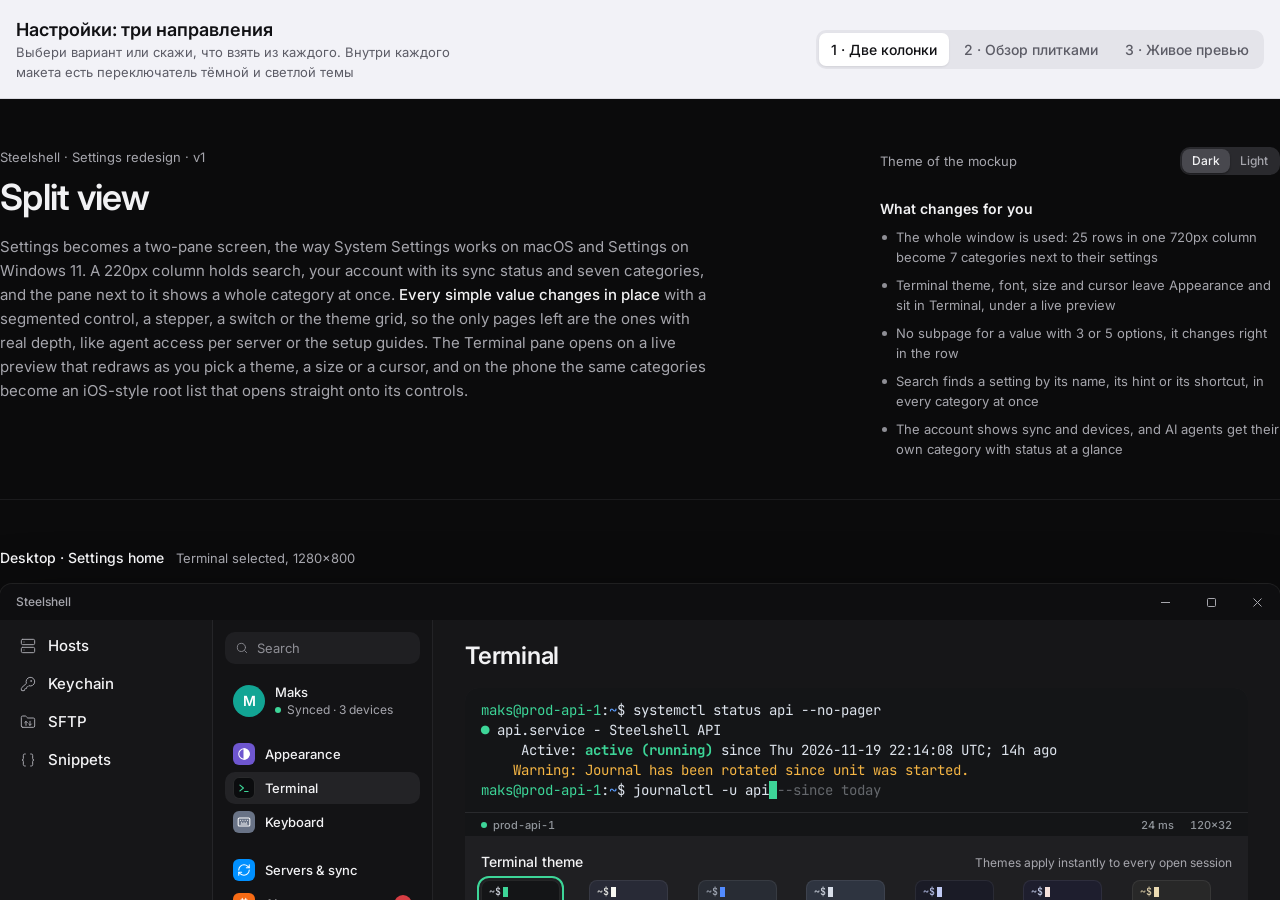
<file: preview/settings/index.html>
<!doctype html>
<html lang="ru">
<head>
<meta charset="utf-8">
<meta name="viewport" content="width=device-width, initial-scale=1, viewport-fit=cover">
<title>Steelshell settings redesign</title>
<link rel="preconnect" href="https://fonts.googleapis.com">
<link rel="stylesheet" href="https://fonts.googleapis.com/css2?family=Inter:wght@400;500;600&display=swap">
<style>
:root { --bg:#f2f2f7; --card:#fff; --t1:#111114; --t2:#5c5c66; --line:rgba(17,17,20,.1); --acc:#126b48; --chip:#e4e4ea; color-scheme:light; }
@media (prefers-color-scheme: dark) { :root:not([data-theme="light"]) { --bg:#161618; --card:#1f1f22; --t1:#f2f2f4; --t2:#a6a6ad; --line:rgba(255,255,255,.08); --acc:#3dd598; --chip:#232326; color-scheme:dark; } }
:root[data-theme="dark"] { --bg:#161618; --card:#1f1f22; --t1:#f2f2f4; --t2:#a6a6ad; --line:rgba(255,255,255,.08); --acc:#3dd598; --chip:#232326; color-scheme:dark; }
* { box-sizing:border-box; }
html, body { height:100%; }
body { margin:0; background:var(--bg); color:var(--t1); font:400 15px/1.5 "Inter", system-ui, sans-serif; display:flex; flex-direction:column; }
header { padding:16px; display:flex; flex-wrap:wrap; gap:12px; align-items:center; justify-content:space-between; border-bottom:1px solid var(--line); }
h1 { margin:0; font-size:18px; font-weight:600; }
.tabs { display:flex; flex-wrap:wrap; gap:3px; padding:3px; background:var(--chip); border-radius:10px; }
.tabs button { font:inherit; font-size:14px; font-weight:500; color:var(--t2); background:transparent; border:0; border-radius:7px; padding:6px 12px; cursor:pointer; }
.tabs button[aria-selected="true"] { background:var(--card); color:var(--t1); box-shadow:0 1px 2px rgba(0,0,0,.08); }
.hint { color:var(--t2); font-size:13px; margin:0; max-width:60ch; }
iframe { flex:1; width:100%; border:0; background:var(--bg); }
</style>
</head>
<body>
<header>
  <div><h1>Настройки: три направления</h1><p class="hint">Выбери вариант или скажи, что взять из каждого. Внутри каждого макета есть переключатель тёмной и светлой темы</p></div>
  <div class="tabs" role="tablist">
    <button role="tab" aria-selected="true" data-src="v1.html">1 · Две колонки</button>
    <button role="tab" aria-selected="false" data-src="v2.html">2 · Обзор плитками</button>
    <button role="tab" aria-selected="false" data-src="v3.html">3 · Живое превью</button>
  </div>
</header>
<iframe id="frame" src="v1.html" title="Макет настроек"></iframe>
<script>
const tabs = document.querySelectorAll('[data-src]');
const frame = document.getElementById('frame');
function show(src) {
  tabs.forEach(t => t.setAttribute('aria-selected', String(t.dataset.src === src)));
  frame.src = src;
}
tabs.forEach(t => t.addEventListener('click', () => { show(t.dataset.src); history.replaceState(null, '', '#' + t.dataset.src.replace('.html', '')); }));
const start = location.hash.slice(1);
if (['v1', 'v2', 'v3'].includes(start)) show(start + '.html');
</script>
</body>
</html>
</file>
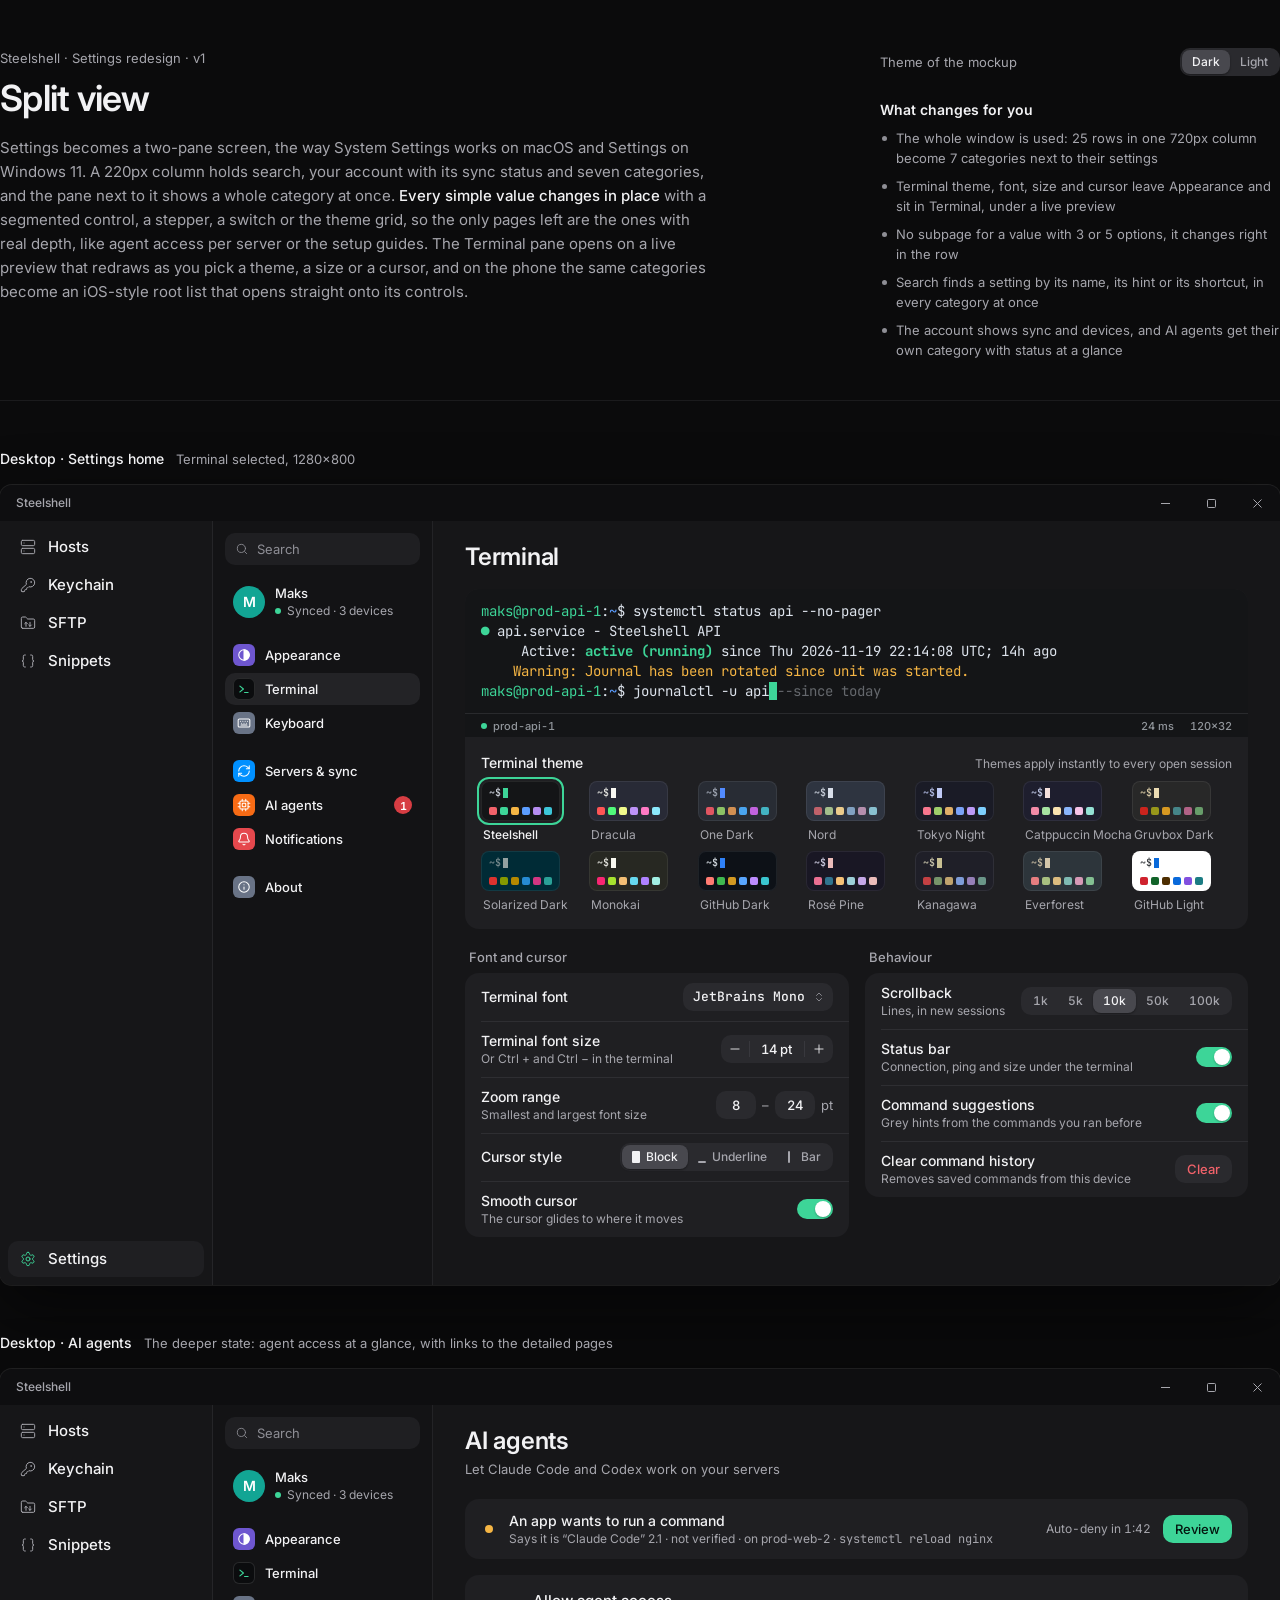
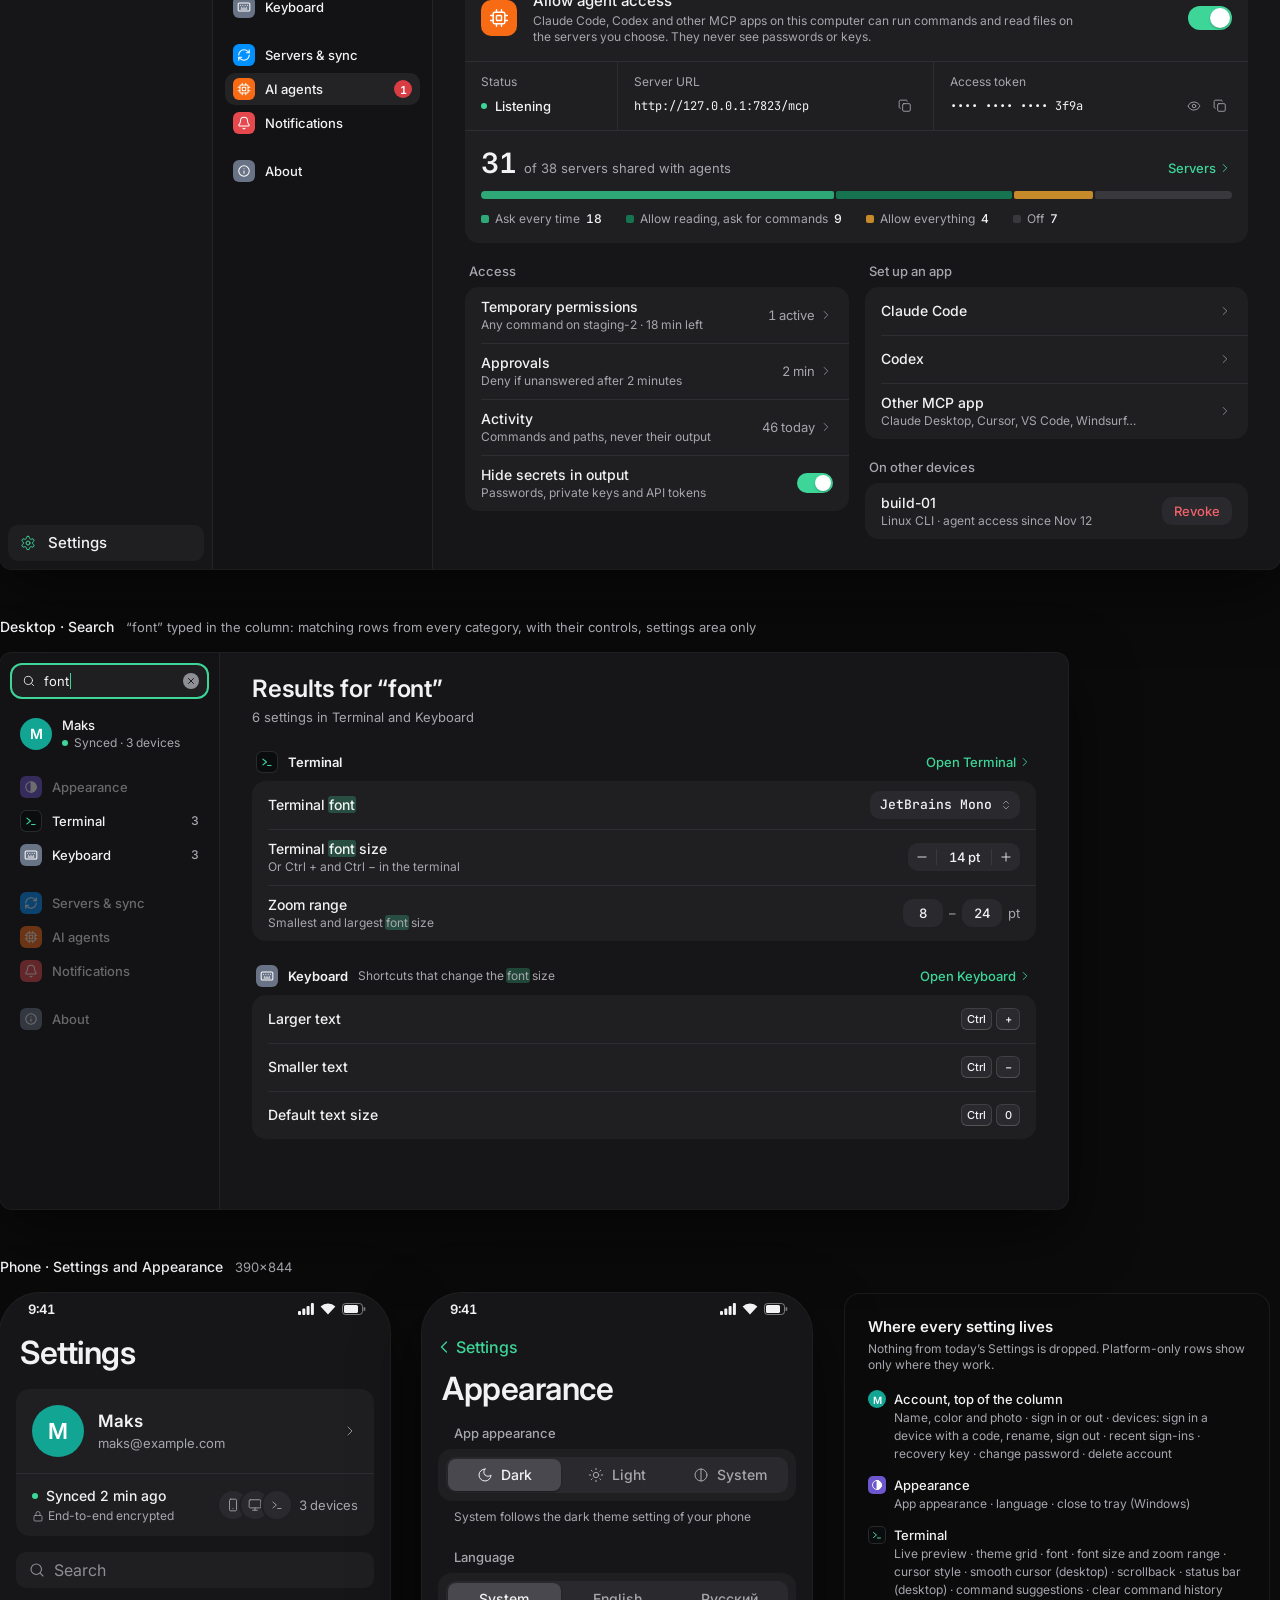
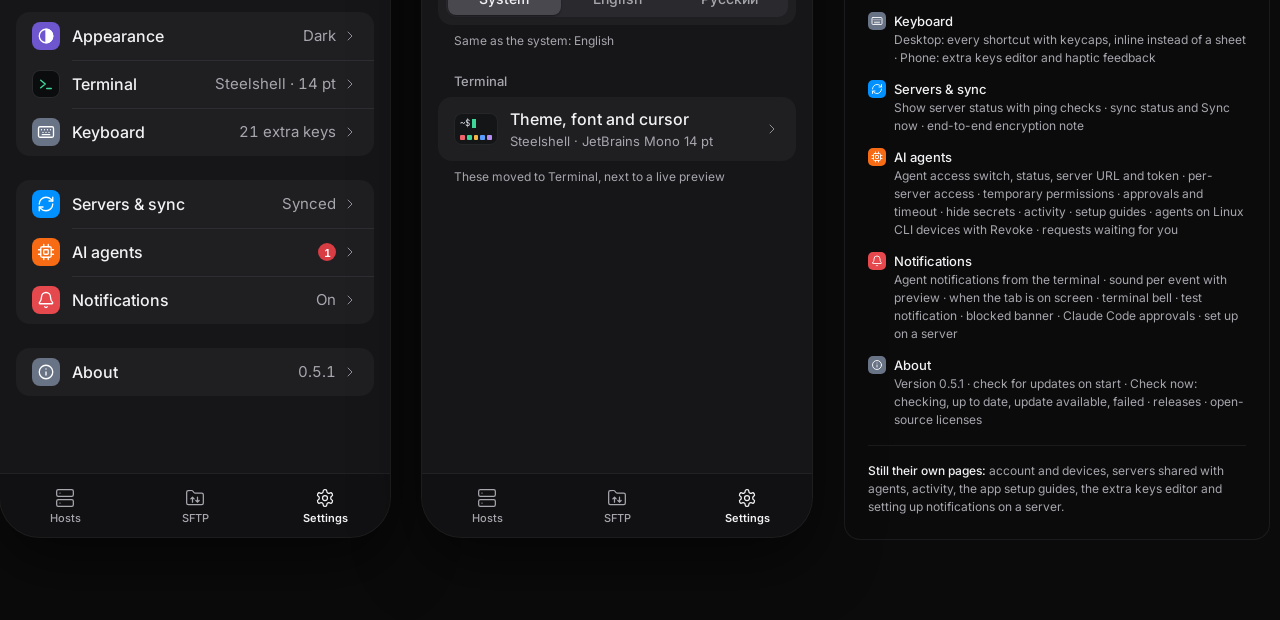
<file: preview/settings/v1.html>
<!doctype html>
<html lang="en">
<head>
<meta charset="utf-8">
<meta name="viewport" content="width=1400">
<title>Steelshell · Settings · Split view</title>
<link rel="preconnect" href="https://fonts.googleapis.com">
<link rel="preconnect" href="https://fonts.gstatic.com" crossorigin>
<link href="https://fonts.googleapis.com/css2?family=Inter:wght@400;500;600&family=JetBrains+Mono:wght@400;500;700&display=swap" rel="stylesheet">
<style>
*{box-sizing:border-box;margin:0;padding:0}
button{font:inherit;color:inherit;background:none;border:0;cursor:pointer;text-align:inherit}
a{color:inherit;text-decoration:none;cursor:pointer}
html,body{background:#0b0b0c}
body{font-family:Inter,system-ui,sans-serif;-webkit-font-smoothing:antialiased;font-size:14px;line-height:20px}

.theme-dark{
  --page:#0B0B0C;--chrome:#0E0E10;--canvas:#161618;--col:#131315;--card:#1F1F22;--card-sel:#232326;--raised:#232326;
  --field:#1F1F22;--track:#2A2A2E;--thumb:#48484E;--thumb-sh:0 1px 2px rgba(0,0,0,.4);
  --text:#F2F2F4;--muted:#A6A6AD;--faint:#8E8E95;--brand:#3DD598;--on-brand:#04150E;--link:#3DD598;
  --primary:#3DD598;--on-primary:#04150E;--danger:#F2626A;--danger-fill:#D73D43;--warning:#F5B544;
  --sep:rgba(242,242,244,.07);--hair:rgba(255,255,255,.08);--sw-off:#3A3A3E;--mark:rgba(61,213,152,.26);
  --sh-sm:none;--tile-ring:rgba(255,255,255,.07);--kc:#2A2A2E;--kc-line:rgba(255,255,255,.1);
  --frame-ring:rgba(255,255,255,.09);--frame-sh:0 24px 64px rgba(0,0,0,.55);--tabbar:#111113;
  --c-ask:#2EA876;--c-read:#15734F;--c-full:#C78A2A;--c-off:#38383D;--term-tile:#0B0C0E;--term-ring:rgba(255,255,255,.12);
  color-scheme:dark
}
.theme-light{
  --page:#DCDCE3;--chrome:#E9E9EE;--canvas:#F2F2F7;--col:#EAEAEF;--card:#FFFFFF;--card-sel:#FFFFFF;--raised:#FFFFFF;
  --field:#E2E2E8;--track:#EEEEF2;--thumb:#FFFFFF;--thumb-sh:0 1px 2px rgba(0,0,0,.12),0 0 0 .5px rgba(0,0,0,.06);
  --text:#111114;--muted:#5C5C66;--faint:#65656F;--brand:#1B875E;--on-brand:#FFFFFF;--link:#126B48;
  --primary:#111114;--on-primary:#FFFFFF;--danger:#BD3844;--danger-fill:#BD3844;--warning:#956600;
  --sep:rgba(17,17,20,.1);--hair:rgba(0,0,0,.08);--sw-off:#DCDCE2;--mark:rgba(27,135,94,.18);
  --sh-sm:0 1px 2px rgba(0,0,0,.04);--tile-ring:rgba(0,0,0,.1);--kc:#FFFFFF;--kc-line:rgba(0,0,0,.14);
  --frame-ring:rgba(0,0,0,.08);--frame-sh:0 16px 48px rgba(20,20,30,.12);--tabbar:#EBEBF0;
  --c-ask:#3FA77D;--c-read:#14774F;--c-full:#B5800F;--c-off:#E2E2E8;--term-tile:#1A1B1E;--term-ring:rgba(0,0,0,0);
  color-scheme:light
}
.root{background:var(--page);color:var(--text);min-height:100vh}
.theme-light .d-only,.theme-dark .l-only{display:none!important}
.mono{font-family:"JetBrains Mono",ui-monospace,monospace;font-variant-ligatures:none}
.tnum{font-variant-numeric:tabular-nums}
.ic{width:16px;height:16px;fill:none;stroke:currentColor;stroke-width:1.5;stroke-linecap:round;stroke-linejoin:round;flex:none}
.s12{width:12px;height:12px}.s14{width:14px;height:14px}.s18{width:18px;height:18px}.s20{width:20px;height:20px}

.page{width:1280px;margin:0 auto;padding:48px 0 80px}
.note{display:grid;grid-template-columns:1fr 400px;gap:48px;padding-bottom:40px;border-bottom:1px solid var(--sep)}
.eyebrow{font-size:13px;color:var(--muted);margin-bottom:8px}
.note h1{font-size:36px;line-height:44px;font-weight:600;letter-spacing:-.02em;margin-bottom:16px}
.note p{font-size:15px;line-height:24px;color:var(--muted);max-width:720px}
.note p b{color:var(--text);font-weight:500}
.note-side h2{font-size:14px;font-weight:600;margin:24px 0 8px}
.note-side ul{list-style:none;display:flex;flex-direction:column;gap:8px}
.note-side li{font-size:13px;line-height:20px;color:var(--muted);padding-left:16px;position:relative}
.note-side li::before{content:"";position:absolute;left:2px;top:8px;width:5px;height:5px;border-radius:50%;background:var(--faint)}
.toggle-row{display:flex;align-items:center;justify-content:space-between}
.toggle-row span{font-size:13px;color:var(--muted)}

.fblock{margin-top:48px}
.cap{display:flex;gap:12px;align-items:baseline;margin-bottom:16px;font-size:13px;color:var(--muted)}
.cap b{font-weight:500;color:var(--text);font-size:14px}
.row-frames{display:flex;gap:32px;align-items:flex-start}

.win{width:1280px;height:800px;border-radius:12px;overflow:hidden;background:var(--canvas);box-shadow:0 0 0 1px var(--frame-ring),var(--frame-sh);display:flex;flex-direction:column}
.win.inset{width:1068px;height:556px}
.tbar{height:36px;flex:none;background:var(--chrome);display:flex;align-items:center;padding-left:16px;font-size:12px;font-weight:500;color:var(--muted)}
.wbs{margin-left:auto;display:flex}
.wb{width:46px;height:36px;display:grid;place-items:center;color:var(--muted)}
.wb svg{width:11px;height:11px;fill:none;stroke:currentColor;stroke-width:1}
.wbody{flex:1;display:flex;min-height:0}

.nav{width:212px;flex:none;padding:8px;display:flex;flex-direction:column;gap:2px;background:var(--canvas)}
.ni{height:36px;display:flex;align-items:center;gap:12px;padding:0 12px;border-radius:10px;font-size:15px;font-weight:500}
.ni .ic{color:var(--muted)}
.ni.on{background:var(--card);box-shadow:var(--sh-sm)}
.ni.on .ic{color:var(--brand)}
.nav .grow{flex:1}

.set{flex:1;display:flex;min-width:0;border-left:1px solid var(--sep)}
.col{width:220px;flex:none;background:var(--col);border-right:1px solid var(--sep);padding:12px;display:flex;flex-direction:column}
.search{height:32px;border-radius:10px;background:var(--field);display:flex;align-items:center;gap:8px;padding:0 8px 0 10px;color:var(--faint);font-size:13px}
.search.focus{box-shadow:0 0 0 2px var(--brand);color:var(--text)}
.search .q{flex:1;display:flex;align-items:center}
.search .caret{width:1px;height:16px;background:var(--brand);margin-left:1px}
.search .clr{width:16px;height:16px;border-radius:50%;background:var(--faint);color:var(--col);display:grid;place-items:center}
.search .clr .ic{width:10px;height:10px;stroke-width:2.25}
.acct{margin-top:12px;display:flex;align-items:center;gap:10px;padding:8px;border-radius:10px}
.av{width:32px;height:32px;border-radius:50%;background:#12A594;color:#fff;display:grid;place-items:center;font-size:14px;font-weight:600;flex:none}
.acct .an{font-size:13px;line-height:16px;font-weight:500}
.acct .as{font-size:12px;line-height:16px;color:var(--muted);display:flex;align-items:center;gap:6px;margin-top:2px;white-space:nowrap}
.dot{width:6px;height:6px;border-radius:50%;background:var(--brand);flex:none;display:inline-block}
.cats{margin-top:12px;display:flex;flex-direction:column;gap:2px}
.cgap{height:12px}
.ci{height:32px;display:flex;align-items:center;gap:10px;padding:0 8px;border-radius:10px;font-size:13px;font-weight:500;white-space:nowrap}
.ci.on{background:var(--card-sel);box-shadow:var(--sh-sm),inset 0 0 0 1px var(--hair)}
.theme-light .ci.on{box-shadow:0 1px 2px rgba(0,0,0,.06)}
.ci.dim{opacity:.38}
.ci .cnt{margin-left:auto;font-size:12px;color:var(--muted);font-variant-numeric:tabular-nums}
.badge{margin-left:auto;min-width:18px;height:18px;padding:0 5px;border-radius:9px;background:var(--danger-fill);color:#fff;font-size:11px;font-weight:600;display:grid;place-items:center;font-variant-numeric:tabular-nums}

.tile{width:22px;height:22px;border-radius:6px;display:grid;place-items:center;color:#fff;flex:none}
.tile .ic{width:14px;height:14px;stroke-width:1.75}
.t-appearance{background:#6E56CF}
.t-terminal{background:var(--term-tile);color:#3DD598;box-shadow:inset 0 0 0 1px var(--term-ring)}
.t-terminal .ic{stroke-width:2}
.t-keyboard,.t-about{background:#697386}
.t-sync{background:#0090FF}
.t-agents{background:#F76B15}
.t-notif{background:#E5484D}
.tile.big{width:36px;height:36px;border-radius:10px}
.tile.big .ic{width:20px;height:20px}

.pane{flex:1;min-width:0;padding:20px 32px;overflow:hidden}
.pt{font-size:24px;line-height:32px;font-weight:600;letter-spacing:-.01em}
.psub{font-size:13px;line-height:20px;color:var(--muted);margin-top:2px}
.card{background:var(--card);border-radius:14px;box-shadow:var(--sh-sm)}
.sl{font-size:13px;line-height:16px;font-weight:500;color:var(--muted);padding:0 4px;margin-bottom:8px}
.cols2{display:grid;grid-template-columns:1fr 1fr;gap:16px;margin-top:20px;align-items:start}
.sl.next{margin-top:20px}

.row{position:relative;display:flex;align-items:center;gap:16px;min-height:48px;padding:10px 16px}
.row+.row::before{content:"";position:absolute;top:0;left:16px;right:0;height:1px;background:var(--sep)}
.row.ti+.row::before,.row.ti::before{left:52px}
.rl{flex:1;min-width:0}
.rt{font-size:14px;line-height:20px;font-weight:500}
.rt.lg{font-size:15px;line-height:20px}
.rh{font-size:12px;line-height:16px;color:var(--muted)}
.rv{font-size:13px;color:var(--muted);display:flex;align-items:center;gap:4px;white-space:nowrap;font-variant-numeric:tabular-nums}
.rv .ic{color:var(--faint);width:14px;height:14px}
.row .tile{margin-right:-2px}

.seg{display:inline-flex;padding:2px;border-radius:10px;background:var(--track);flex:none}
.seg button{height:24px;padding:0 10px;border-radius:8px;font-size:12px;font-weight:500;color:var(--muted);display:inline-flex;align-items:center;justify-content:center;gap:6px;white-space:nowrap;font-variant-numeric:tabular-nums;transition:background-color .16s,color .16s}
.seg button.on,.theme-dark .seg button.on-d,.theme-light .seg button.on-l{background:var(--thumb);color:var(--text);box-shadow:var(--thumb-sh)}
.cg{display:inline-block;width:8px;height:12px;position:relative;flex:none}
.cg-block{background:currentColor;border-radius:1px}
.cg-under::after{content:"";position:absolute;left:0;right:0;bottom:0;height:2px;background:currentColor;border-radius:1px}
.cg-bar::after{content:"";position:absolute;left:1px;top:0;bottom:0;width:2px;background:currentColor;border-radius:1px}

.stepper{display:inline-flex;align-items:center;height:28px;border-radius:10px;background:var(--track);flex:none}
.stepper button{width:28px;height:28px;display:grid;place-items:center}
.stepper .ic{width:14px;height:14px}
.stepper .sv{min-width:56px;height:16px;line-height:16px;text-align:center;font-size:13px;font-weight:500;font-variant-numeric:tabular-nums;border-left:1px solid var(--sep);border-right:1px solid var(--sep)}
.select{height:28px;display:inline-flex;align-items:center;gap:8px;padding:0 8px 0 10px;border-radius:10px;background:var(--track);font-size:13px;font-weight:500;flex:none}
.select .ic{width:12px;height:12px;color:var(--muted)}
.range{display:flex;align-items:center;gap:6px;flex:none;font-size:13px;color:var(--muted)}
.nf{width:40px;height:28px;border-radius:10px;background:var(--track);display:grid;place-items:center;font-size:13px;font-weight:500;color:var(--text);font-variant-numeric:tabular-nums}

.sw{width:36px;height:20px;border-radius:10px;background:var(--sw-off);position:relative;flex:none;transition:background-color .16s}
.sw::after{content:"";position:absolute;top:2px;left:2px;width:16px;height:16px;border-radius:50%;background:#fff;box-shadow:0 1px 2px rgba(0,0,0,.25);transition:transform .16s cubic-bezier(.2,.8,.2,1)}
.sw.on{background:var(--brand)}
.sw.on::after{transform:translateX(16px)}
.sw.lg{width:44px;height:24px;border-radius:12px}
.sw.lg::after{width:20px;height:20px}
.sw.lg.on::after{transform:translateX(20px)}

.btn{height:28px;padding:0 12px;border-radius:10px;font-size:13px;font-weight:500;background:var(--track);color:var(--text);flex:none;display:inline-flex;align-items:center;gap:6px;white-space:nowrap}
.btn-danger{color:var(--danger)}
.btn-primary{background:var(--primary);color:var(--on-primary)}
.link{color:var(--link);font-size:13px;font-weight:500;display:inline-flex;align-items:center;gap:2px;white-space:nowrap}
.link .ic{width:14px;height:14px}
.ib{width:24px;height:24px;border-radius:6px;display:grid;place-items:center;color:var(--muted);flex:none}
.ib .ic{width:14px;height:14px}
.kcs{display:flex;gap:4px;flex:none}
.kc{display:inline-grid;place-items:center;min-width:24px;height:22px;padding:0 6px;border-radius:6px;background:var(--kc);box-shadow:inset 0 0 0 1px var(--kc-line),inset 0 -1px 0 var(--kc-line);font-size:11px;font-weight:500}
mark{background:var(--mark);color:inherit;border-radius:3px;padding:0 1px;margin:0 -1px}

.look{overflow:hidden;margin-top:16px}
.tprev{--b:#141517;--f:#DDE3EC;--c:#3DD598;--g:#3DD598;--y:#F5B544;--bl:#5B9DFF;background:var(--b);color:var(--f);transition:background-color .2s}
.tp{font-family:"JetBrains Mono",ui-monospace,monospace;font-variant-ligatures:none;font-size:14px;line-height:20px;padding:12px 16px;white-space:pre;overflow:hidden}
.pu,.pg{color:var(--g)}.pd{color:var(--bl)}.py{color:var(--y)}.bd{font-weight:700}
.cur{background:var(--c);color:var(--b)}
.cur-under .cur{background:none;color:inherit;box-shadow:inset 0 -2px 0 var(--c)}
.cur-bar .cur{background:none;color:inherit;box-shadow:inset 2px 0 0 var(--c)}
.sug{opacity:.4}
.no-sugg .sug{display:none}
.tsb{height:24px;display:flex;align-items:center;gap:16px;padding:0 16px;font-size:11px;font-weight:500;color:color-mix(in srgb,var(--f) 62%,transparent);border-top:1px solid color-mix(in srgb,var(--f) 10%,transparent);font-variant-numeric:tabular-nums}
.tsb .l{display:flex;align-items:center;gap:6px;margin-right:auto}
.tsb .dot{background:var(--g)}
.no-sb .tsb{display:none}
.themes{padding:16px}
.themes-h{display:flex;align-items:baseline;justify-content:space-between;margin-bottom:8px}
.tgrid{display:grid;grid-template-columns:repeat(7,1fr);gap:8px}
.tt{display:flex;flex-direction:column;gap:6px;min-width:0}
.tt-sw{height:40px;border-radius:8px;background:var(--b);padding:6px 8px;display:flex;flex-direction:column;justify-content:space-between;box-shadow:inset 0 0 0 1px var(--tile-ring)}
.tt-p{font-family:"JetBrains Mono",monospace;font-size:10px;line-height:12px;color:var(--f);display:flex;align-items:center;gap:2px}
.tt-p i{width:5px;height:10px;background:var(--c)}
.tt-d{display:flex;gap:3px}
.tt-d i{width:8px;height:8px;border-radius:2px}
.tt-n{font-size:12px;line-height:16px;color:var(--muted);white-space:nowrap;overflow:hidden;text-overflow:ellipsis;padding:0 2px}
.tt.on .tt-sw{outline:2px solid var(--brand);outline-offset:2px}
.tt.on .tt-n{color:var(--text);font-weight:500}

.banner{display:flex;align-items:center;gap:12px;padding:12px 16px;margin-top:20px}
.bdot{width:8px;height:8px;border-radius:50%;background:var(--warning);flex:none;margin:0 4px}
.bmeta{font-size:12px;color:var(--muted);font-variant-numeric:tabular-nums;white-space:nowrap}
.master{margin-top:16px}
.m-top{display:flex;align-items:center;gap:16px;padding:16px}
.m-top .rh{margin-top:2px;max-width:560px}
.m-stats{display:grid;grid-template-columns:152px 1fr 1fr;border-top:1px solid var(--sep)}
.stat{padding:12px 16px}
.stat+.stat{border-left:1px solid var(--sep)}
.sk{font-size:12px;line-height:16px;color:var(--muted)}
.svv{font-size:13px;line-height:24px;margin-top:4px;display:flex;align-items:center;gap:8px;font-weight:500;white-space:nowrap}
.svv .mono{font-size:12px;font-weight:400}
.svv .acts{margin-left:auto;display:flex;gap:2px}
.m-share{border-top:1px solid var(--sep);padding:16px}
.share-h{display:flex;align-items:baseline;justify-content:space-between}
.big-n{font-size:28px;line-height:32px;font-weight:600;font-variant-numeric:tabular-nums;letter-spacing:-.01em}
.of{font-size:13px;color:var(--muted);margin-left:8px}
.bar{display:flex;gap:2px;height:8px;margin-top:12px}
.bar i{border-radius:2px}
.bar i:first-child{border-radius:4px 2px 2px 4px}
.bar i:last-child{border-radius:2px 4px 4px 2px}
.legend{display:flex;gap:24px;margin-top:12px;font-size:12px;line-height:16px;color:var(--muted)}
.legend span{display:flex;align-items:center;gap:6px}
.legend i{width:8px;height:8px;border-radius:2px}
.legend b{color:var(--text);font-weight:500;font-variant-numeric:tabular-nums}
.b-ask{background:var(--c-ask)}.b-read{background:var(--c-read)}.b-full{background:var(--c-full)}.b-off{background:var(--c-off)}

.rgroup{margin-top:24px}
.rgh{display:flex;align-items:center;gap:10px;padding:0 4px;margin-bottom:8px}
.rgn{font-size:13px;font-weight:600}
.rgx{font-size:12px;color:var(--muted)}
.rgh .link{margin-left:auto}

.phone{width:390px;height:844px;flex:none;border-radius:40px;overflow:hidden;background:var(--canvas);box-shadow:0 0 0 1px var(--frame-ring),var(--frame-sh);display:flex;flex-direction:column}
.sbar{height:32px;flex:none;display:flex;align-items:center;justify-content:space-between;padding:0 24px 0 28px;font-size:13px;font-weight:600;font-variant-numeric:tabular-nums}
.sbar .si{display:flex;gap:6px;align-items:center}
.sbar svg{fill:currentColor;stroke:none}
.pbody{flex:1;padding:0 16px;overflow:hidden}
.lt{font-size:32px;line-height:40px;font-weight:600;letter-spacing:-.015em;padding:8px 4px 16px}
.pacct .pa-top{display:flex;align-items:center;gap:14px;padding:16px}
.av.lg{width:52px;height:52px;font-size:22px}
.pa-n{font-size:17px;line-height:24px;font-weight:600}
.pa-e{font-size:13px;line-height:20px;color:var(--muted)}
.pa-sync{display:flex;align-items:center;gap:12px;padding:12px 16px;border-top:1px solid var(--sep)}
.pa-s{font-size:14px;line-height:20px;font-weight:500;display:flex;align-items:center;gap:8px}
.pa-l{font-size:12px;line-height:16px;color:var(--muted);display:flex;align-items:center;gap:4px;margin-top:2px}
.devs{margin-left:auto;display:flex;align-items:center;gap:8px;font-size:13px;color:var(--muted);font-variant-numeric:tabular-nums}
.dstack{display:flex}
.dv{width:28px;height:28px;border-radius:50%;background:var(--track);box-shadow:0 0 0 2px var(--card);display:grid;place-items:center;color:var(--muted)}
.dv+.dv{margin-left:-6px}
.dv .ic{width:14px;height:14px}
.psearch{height:36px;border-radius:10px;background:var(--field);display:flex;align-items:center;gap:8px;padding:0 12px;color:var(--faint);font-size:16px;margin:16px 0 24px}
.pgroup{margin-bottom:24px}
.prow{position:relative;min-height:48px;display:flex;align-items:center;gap:12px;padding:0 16px}
.prow+.prow::before{content:"";position:absolute;top:0;left:56px;right:0;height:1px;background:var(--sep)}
.prow .tile{width:28px;height:28px;border-radius:8px}
.prow .tile .ic{width:18px;height:18px}
.pl{flex:1;font-size:16px;line-height:24px;font-weight:500;min-width:0}
.pv{font-size:15px;color:var(--muted);display:flex;align-items:center;gap:6px;white-space:nowrap;font-variant-numeric:tabular-nums}
.pv .ic{color:var(--faint)}
.prow.tall{min-height:64px;padding:8px 16px}
.prow .ph{font-size:13px;line-height:20px;color:var(--muted);font-weight:400}
.tabbar{height:64px;flex:none;display:flex;border-top:1px solid var(--sep);background:var(--tabbar)}
.tab{flex:1;display:flex;flex-direction:column;align-items:center;justify-content:center;gap:4px;font-size:11px;line-height:12px;font-weight:500;color:var(--muted)}
.tab .ic{width:20px;height:20px}
.tab.on{color:var(--text);font-weight:600}
.pback{height:44px;display:flex;align-items:center;gap:2px;color:var(--link);font-size:16px;font-weight:500;padding:0 0 0 0;margin-left:-4px}
.pback .ic{width:20px;height:20px}
.psl{font-size:13px;line-height:16px;font-weight:500;color:var(--muted);padding:0 16px;margin-bottom:8px}
.ppad{padding:8px}
.seg-ph{display:flex;width:100%;padding:2px}
.seg-ph button{flex:1;height:32px;font-size:14px;gap:8px}
.seg-ph .ic{width:16px;height:16px}
.pfoot{font-size:12px;line-height:16px;color:var(--muted);padding:8px 16px 0;margin-bottom:24px}
.mini{width:44px;height:32px;border-radius:8px;background:#141517;flex:none;padding:5px 6px;display:flex;flex-direction:column;justify-content:space-between;box-shadow:inset 0 0 0 1px var(--tile-ring)}
.mini .tt-p{font-size:9px;line-height:10px;color:#DDE3EC}
.mini .tt-p i{width:4px;height:9px;background:#3DD598}
.mini .tt-d{gap:2px}
.mini .tt-d i{width:5px;height:5px;border-radius:1px}

.inv{width:426px;flex:none;border-radius:16px;box-shadow:inset 0 0 0 1px var(--sep);padding:24px}
.inv h3{font-size:15px;line-height:20px;font-weight:600}
.inv .ih{font-size:12px;line-height:16px;color:var(--muted);margin:4px 0 16px}
.inv dl{display:flex;flex-direction:column;gap:12px}
.inv dt{display:flex;align-items:center;gap:8px;font-size:13px;line-height:20px;font-weight:500}
.inv dt .tile{width:18px;height:18px;border-radius:5px}
.inv dt .tile .ic{width:12px;height:12px}
.inv dd{font-size:12px;line-height:18px;color:var(--muted);padding-left:26px}
.inv .keep{margin-top:16px;padding-top:16px;border-top:1px solid var(--sep);font-size:12px;line-height:18px;color:var(--muted)}
.inv .keep b{color:var(--text);font-weight:500}

body.solo .page{width:auto;padding:0;margin:0}
body.solo .note,body.solo .cap,body.solo .inv{display:none}
body.solo .fblock{margin:0}
body.solo .hide{display:none!important}
body.solo .win,body.solo .phone{border-radius:0;box-shadow:none}
body.solo .row-frames{gap:0}
</style>
</head>
<body>
<svg width="0" height="0" style="position:absolute" aria-hidden="true">
  <symbol id="i-server" viewBox="0 0 24 24"><rect width="20" height="8" x="2" y="2" rx="2"/><rect width="20" height="8" x="2" y="14" rx="2"/><path d="M6 6h.01M6 18h.01"/></symbol>
  <symbol id="i-key" viewBox="0 0 24 24"><path d="M2.586 17.414A2 2 0 0 0 2 18.828V21a1 1 0 0 0 1 1h3a1 1 0 0 0 1-1v-1a1 1 0 0 1 1-1h1a1 1 0 0 0 1-1v-1a1 1 0 0 1 1-1h.172a2 2 0 0 0 1.414-.586l.814-.814a6.5 6.5 0 1 0-4-4z"/><circle cx="16.5" cy="7.5" r=".5"/></symbol>
  <symbol id="i-sftp" viewBox="0 0 24 24"><path d="M4 20h16a2 2 0 0 0 2-2V8a2 2 0 0 0-2-2h-7.93a2 2 0 0 1-1.66-.9l-.82-1.2A2 2 0 0 0 7.93 3H4a2 2 0 0 0-2 2v13a2 2 0 0 0 2 2z"/><path d="M9 17v-6M7 13l2-2 2 2M15 11v6M13 15l2 2 2-2"/></symbol>
  <symbol id="i-braces" viewBox="0 0 24 24"><path d="M8 3H7a2 2 0 0 0-2 2v5a2 2 0 0 1-2 2 2 2 0 0 1 2 2v5c0 1.1.9 2 2 2h1"/><path d="M16 21h1a2 2 0 0 0 2-2v-5c0-1.1.9-2 2-2a2 2 0 0 1-2-2V5a2 2 0 0 0-2-2h-1"/></symbol>
  <symbol id="i-gear" viewBox="0 0 24 24"><path d="M12.22 2h-.44a2 2 0 0 0-2 2v.18a2 2 0 0 1-1 1.73l-.43.25a2 2 0 0 1-2 0l-.15-.08a2 2 0 0 0-2.73.73l-.22.38a2 2 0 0 0 .73 2.73l.15.1a2 2 0 0 1 1 1.72v.51a2 2 0 0 1-1 1.74l-.15.09a2 2 0 0 0-.73 2.73l.22.38a2 2 0 0 0 2.73.73l.15-.08a2 2 0 0 1 2 0l.43.25a2 2 0 0 1 1 1.73V20a2 2 0 0 0 2 2h.44a2 2 0 0 0 2-2v-.18a2 2 0 0 1 1-1.73l.43-.25a2 2 0 0 1 2 0l.15.08a2 2 0 0 0 2.73-.73l.22-.39a2 2 0 0 0-.73-2.73l-.15-.08a2 2 0 0 1-1-1.74v-.5a2 2 0 0 1 1-1.74l.15-.09a2 2 0 0 0 .73-2.73l-.22-.38a2 2 0 0 0-2.73-.73l-.15.08a2 2 0 0 1-2 0l-.43-.25a2 2 0 0 1-1-1.73V4a2 2 0 0 0-2-2z"/><circle cx="12" cy="12" r="3"/></symbol>
  <symbol id="i-search" viewBox="0 0 24 24"><circle cx="11" cy="11" r="7"/><path d="m20 20-3.5-3.5"/></symbol>
  <symbol id="i-chev" viewBox="0 0 24 24"><path d="m9 18 6-6-6-6"/></symbol>
  <symbol id="i-back" viewBox="0 0 24 24"><path d="m15 18-6-6 6-6"/></symbol>
  <symbol id="i-updown" viewBox="0 0 24 24"><path d="m7 15 5 5 5-5M7 9l5-5 5 5"/></symbol>
  <symbol id="i-minus" viewBox="0 0 24 24"><path d="M5 12h14"/></symbol>
  <symbol id="i-plus" viewBox="0 0 24 24"><path d="M5 12h14M12 5v14"/></symbol>
  <symbol id="i-contrast" viewBox="0 0 24 24"><circle cx="12" cy="12" r="9"/><path d="M12 3v18a9 9 0 0 0 0-18z" fill="currentColor"/></symbol>
  <symbol id="i-term" viewBox="0 0 24 24"><path d="m5 17 6-5-6-5M13 18h6"/></symbol>
  <symbol id="i-kbd" viewBox="0 0 24 24"><rect width="20" height="14" x="2" y="5" rx="2"/><path d="M6 9h.01M10 9h.01M14 9h.01M18 9h.01M8 12.5h.01M12 12.5h.01M16 12.5h.01M7 15.5h10"/></symbol>
  <symbol id="i-sync" viewBox="0 0 24 24"><path d="M3 12a9 9 0 0 1 9-9 9.75 9.75 0 0 1 6.74 2.74L21 8"/><path d="M21 3v5h-5"/><path d="M21 12a9 9 0 0 1-9 9 9.75 9.75 0 0 1-6.74-2.74L3 16"/><path d="M8 16H3v5"/></symbol>
  <symbol id="i-cpu" viewBox="0 0 24 24"><rect width="14" height="14" x="5" y="5" rx="2"/><rect width="6" height="6" x="9" y="9" rx="1"/><path d="M9 2v3M15 2v3M9 19v3M15 19v3M2 9h3M2 15h3M19 9h3M19 15h3"/></symbol>
  <symbol id="i-bell" viewBox="0 0 24 24"><path d="M10.268 21a2 2 0 0 0 3.464 0"/><path d="M3.262 15.326A1 1 0 0 0 4 17h16a1 1 0 0 0 .74-1.673C19.41 13.956 18 12.499 18 8A6 6 0 0 0 6 8c0 4.499-1.411 5.956-2.738 7.326"/></symbol>
  <symbol id="i-info" viewBox="0 0 24 24"><circle cx="12" cy="12" r="9"/><path d="M12 16v-4M12 8h.01"/></symbol>
  <symbol id="i-copy" viewBox="0 0 24 24"><rect width="13" height="13" x="8" y="8" rx="2"/><path d="M4 16c-1.1 0-2-.9-2-2V4c0-1.1.9-2 2-2h10c1.1 0 2 .9 2 2"/></symbol>
  <symbol id="i-eye" viewBox="0 0 24 24"><path d="M2.062 12.348a1 1 0 0 1 0-.696 10.75 10.75 0 0 1 19.876 0 1 1 0 0 1 0 .696 10.75 10.75 0 0 1-19.876 0"/><circle cx="12" cy="12" r="3"/></symbol>
  <symbol id="i-lock" viewBox="0 0 24 24"><rect width="16" height="11" x="4" y="11" rx="2"/><path d="M8 11V7a4 4 0 0 1 8 0v4"/></symbol>
  <symbol id="i-monitor" viewBox="0 0 24 24"><rect width="20" height="14" x="2" y="3" rx="2"/><path d="M8 21h8M12 17v4"/></symbol>
  <symbol id="i-phone" viewBox="0 0 24 24"><rect width="12" height="20" x="6" y="2" rx="2"/><path d="M12 18h.01"/></symbol>
  <symbol id="i-x" viewBox="0 0 24 24"><path d="M18 6 6 18M6 6l12 12"/></symbol>
  <symbol id="i-sun" viewBox="0 0 24 24"><circle cx="12" cy="12" r="4"/><path d="M12 2v2M12 20v2M4.93 4.93l1.41 1.41M17.66 17.66l1.41 1.41M2 12h2M20 12h2M6.34 17.66l-1.41 1.41M19.07 4.93l-1.41 1.41"/></symbol>
  <symbol id="i-moon" viewBox="0 0 24 24"><path d="M12 3a6 6 0 0 0 9 9 9 9 0 1 1-9-9z"/></symbol>
  <symbol id="i-sys" viewBox="0 0 24 24"><circle cx="12" cy="12" r="9"/><path d="M12 3v18"/></symbol>
</svg>

<div id="root" class="root theme-dark">
<div class="page">

  <header class="note">
    <div>
      <div class="eyebrow">Steelshell · Settings redesign · v1</div>
      <h1>Split view</h1>
      <p>Settings becomes a two-pane screen, the way System Settings works on macOS and Settings on Windows 11. A 220px column holds search, your account with its sync status and seven categories, and the pane next to it shows a whole category at once. <b>Every simple value changes in place</b> with a segmented control, a stepper, a switch or the theme grid, so the only pages left are the ones with real depth, like agent access per server or the setup guides. The Terminal pane opens on a live preview that redraws as you pick a theme, a size or a cursor, and on the phone the same categories become an iOS-style root list that opens straight onto its controls.</p>
    </div>
    <div class="note-side">
      <div class="toggle-row"><span>Theme of the mockup</span>
        <div class="seg" id="themeToggle"><button data-theme="dark">Dark</button><button data-theme="light">Light</button></div>
      </div>
      <h2>What changes for you</h2>
      <ul>
        <li>The whole window is used: 25 rows in one 720px column become 7 categories next to their settings</li>
        <li>Terminal theme, font, size and cursor leave Appearance and sit in Terminal, under a live preview</li>
        <li>No subpage for a value with 3 or 5 options, it changes right in the row</li>
        <li>Search finds a setting by its name, its hint or its shortcut, in every category at once</li>
        <li>The account shows sync and devices, and AI agents get their own category with status at a glance</li>
      </ul>
    </div>
  </header>

  <section class="fblock">
    <div class="cap"><b>Desktop · Settings home</b>Terminal selected, 1280×800</div>
    <div class="win" data-frame="desk-home">
      <div data-tpl="titlebar"></div>
      <div class="wbody">
        <div data-tpl="nav"></div>
        <div class="set">
          <div data-tpl="col" data-sel="terminal"></div>
          <main class="pane">
            <h2 class="pt">Terminal</h2>
            <section class="card look">
              <div class="tprev cur-block" data-preview>
<pre class="tp"><span class="pu">maks@prod-api-1</span>:<span class="pd">~</span>$ systemctl status api --no-pager
<span class="pg">●</span> api.service - Steelshell API
     Active: <span class="pg bd">active (running)</span> since Thu 2026-11-19 22:14:08 UTC; 14h ago
    <span class="py">Warning: Journal has been rotated since unit was started.</span>
<span class="pu">maks@prod-api-1</span>:<span class="pd">~</span>$ journalctl -u api<span class="cur"> </span><span class="sug">--since today</span></pre>
                <div class="tsb"><span class="l"><i class="dot"></i>prod-api-1</span><span>24 ms</span><span>120×32</span></div>
              </div>
              <div class="themes">
                <div class="themes-h"><span class="rt">Terminal theme</span><span class="rh">Themes apply instantly to every open session</span></div>
                <div class="tgrid" data-tgrid></div>
              </div>
            </section>
            <div class="cols2">
              <div>
                <div class="sl">Font and cursor</div>
                <section class="card">
                  <div class="row"><div class="rl"><div class="rt">Terminal font</div></div><button class="select"><span class="mono">JetBrains Mono</span><svg class="ic"><use href="#i-updown"/></svg></button></div>
                  <div class="row"><div class="rl"><div class="rt">Terminal font size</div><div class="rh">Or Ctrl + and Ctrl − in the terminal</div></div>
                    <div class="stepper"><button data-step="-1" aria-label="Smaller"><svg class="ic"><use href="#i-minus"/></svg></button><span class="sv"><span data-fs>14</span> pt</span><button data-step="1" aria-label="Larger"><svg class="ic"><use href="#i-plus"/></svg></button></div></div>
                  <div class="row"><div class="rl"><div class="rt">Zoom range</div><div class="rh">Smallest and largest font size</div></div>
                    <div class="range"><span class="nf">8</span>–<span class="nf">24</span>pt</div></div>
                  <div class="row"><div class="rl"><div class="rt">Cursor style</div></div>
                    <div class="seg" data-group="cursor"><button class="on" data-v="cur-block"><i class="cg cg-block"></i>Block</button><button data-v="cur-under"><i class="cg cg-under"></i>Underline</button><button data-v="cur-bar"><i class="cg cg-bar"></i>Bar</button></div></div>
                  <div class="row"><div class="rl"><div class="rt">Smooth cursor</div><div class="rh">The cursor glides to where it moves</div></div><button class="sw on" aria-label="Smooth cursor"></button></div>
                </section>
              </div>
              <div>
                <div class="sl">Behaviour</div>
                <section class="card">
                  <div class="row"><div class="rl"><div class="rt">Scrollback</div><div class="rh">Lines, in new sessions</div></div>
                    <div class="seg" data-group="scroll"><button>1k</button><button>5k</button><button class="on">10k</button><button>50k</button><button>100k</button></div></div>
                  <div class="row"><div class="rl"><div class="rt">Status bar</div><div class="rh">Connection, ping and size under the terminal</div></div><button class="sw on" data-toggle="no-sb" aria-label="Status bar"></button></div>
                  <div class="row"><div class="rl"><div class="rt">Command suggestions</div><div class="rh">Grey hints from the commands you ran before</div></div><button class="sw on" data-toggle="no-sugg" aria-label="Command suggestions"></button></div>
                  <div class="row"><div class="rl"><div class="rt">Clear command history</div><div class="rh">Removes saved commands from this device</div></div><button class="btn btn-danger">Clear</button></div>
                </section>
              </div>
            </div>
          </main>
        </div>
      </div>
    </div>
  </section>

  <section class="fblock">
    <div class="cap"><b>Desktop · AI agents</b>The deeper state: agent access at a glance, with links to the detailed pages</div>
    <div class="win" data-frame="desk-agents">
      <div data-tpl="titlebar"></div>
      <div class="wbody">
        <div data-tpl="nav"></div>
        <div class="set">
          <div data-tpl="col" data-sel="agents"></div>
          <main class="pane">
            <h2 class="pt">AI agents</h2>
            <div class="psub">Let Claude Code and Codex work on your servers</div>

            <section class="card banner">
              <span class="bdot"></span>
              <div class="rl"><div class="rt">An app wants to run a command</div><div class="rh">Says it is “Claude Code” 2.1 · not verified · on prod-web-2 · <span class="mono">systemctl reload nginx</span></div></div>
              <span class="bmeta">Auto-deny in 1:42</span>
              <button class="btn btn-primary">Review</button>
            </section>

            <section class="card master">
              <div class="m-top">
                <span class="tile big t-agents"><svg class="ic"><use href="#i-cpu"/></svg></span>
                <div class="rl"><div class="rt lg">Allow agent access</div><div class="rh">Claude Code, Codex and other MCP apps on this computer can run commands and read files on the servers you choose. They never see passwords or keys.</div></div>
                <button class="sw lg on" aria-label="Allow agent access"></button>
              </div>
              <div class="m-stats">
                <div class="stat"><div class="sk">Status</div><div class="svv"><i class="dot"></i>Listening</div></div>
                <div class="stat"><div class="sk">Server URL</div><div class="svv"><span class="mono">http://127.0.0.1:7823/mcp</span><span class="acts"><button class="ib" aria-label="Copy"><svg class="ic"><use href="#i-copy"/></svg></button></span></div></div>
                <div class="stat"><div class="sk">Access token</div><div class="svv"><span class="mono">•••• •••• •••• 3f9a</span><span class="acts"><button class="ib" aria-label="Show token"><svg class="ic"><use href="#i-eye"/></svg></button><button class="ib" aria-label="Copy"><svg class="ic"><use href="#i-copy"/></svg></button></span></div></div>
              </div>
              <div class="m-share">
                <div class="share-h"><div><span class="big-n">31</span><span class="of">of 38 servers shared with agents</span></div><a class="link">Servers<svg class="ic"><use href="#i-chev"/></svg></a></div>
                <div class="bar" role="img" aria-label="18 ask every time, 9 allow reading, 4 allow everything, 7 off">
                  <i class="b-ask" style="flex:18" title="Ask every time · 18"></i><i class="b-read" style="flex:9" title="Allow reading, ask for commands · 9"></i><i class="b-full" style="flex:4" title="Allow everything · 4"></i><i class="b-off" style="flex:7" title="Off · 7"></i>
                </div>
                <div class="legend">
                  <span><i class="b-ask"></i>Ask every time <b>18</b></span>
                  <span><i class="b-read"></i>Allow reading, ask for commands <b>9</b></span>
                  <span><i class="b-full"></i>Allow everything <b>4</b></span>
                  <span><i class="b-off"></i>Off <b>7</b></span>
                </div>
              </div>
            </section>

            <div class="cols2">
              <div>
                <div class="sl">Access</div>
                <section class="card">
                  <div class="row"><div class="rl"><div class="rt">Temporary permissions</div><div class="rh">Any command on staging-2 · 18 min left</div></div><span class="rv">1 active<svg class="ic"><use href="#i-chev"/></svg></span></div>
                  <div class="row"><div class="rl"><div class="rt">Approvals</div><div class="rh">Deny if unanswered after 2 minutes</div></div><span class="rv">2 min<svg class="ic"><use href="#i-chev"/></svg></span></div>
                  <div class="row"><div class="rl"><div class="rt">Activity</div><div class="rh">Commands and paths, never their output</div></div><span class="rv">46 today<svg class="ic"><use href="#i-chev"/></svg></span></div>
                  <div class="row"><div class="rl"><div class="rt">Hide secrets in output</div><div class="rh">Passwords, private keys and API tokens</div></div><button class="sw on" aria-label="Hide secrets in output"></button></div>
                </section>
              </div>
              <div>
                <div class="sl">Set up an app</div>
                <section class="card">
                  <div class="row"><div class="rl"><div class="rt">Claude Code</div></div><span class="rv"><svg class="ic"><use href="#i-chev"/></svg></span></div>
                  <div class="row"><div class="rl"><div class="rt">Codex</div></div><span class="rv"><svg class="ic"><use href="#i-chev"/></svg></span></div>
                  <div class="row"><div class="rl"><div class="rt">Other MCP app</div><div class="rh">Claude Desktop, Cursor, VS Code, Windsurf…</div></div><span class="rv"><svg class="ic"><use href="#i-chev"/></svg></span></div>
                </section>
                <div class="sl next">On other devices</div>
                <section class="card">
                  <div class="row"><div class="rl"><div class="rt">build-01</div><div class="rh">Linux CLI · agent access since Nov 12</div></div><button class="btn btn-danger">Revoke</button></div>
                </section>
              </div>
            </div>
          </main>
        </div>
      </div>
    </div>
  </section>

  <section class="fblock">
    <div class="cap"><b>Desktop · Search</b>“font” typed in the column: matching rows from every category, with their controls, settings area only</div>
    <div class="win inset" data-frame="desk-search">
      <div class="set" style="border-left:0">
        <div data-tpl="col" data-sel="" data-q="font"></div>
        <main class="pane">
          <h2 class="pt">Results for “font”</h2>
          <div class="psub">6 settings in Terminal and Keyboard</div>
          <div class="rgroup">
            <div class="rgh"><span class="tile t-terminal"><svg class="ic"><use href="#i-term"/></svg></span><span class="rgn">Terminal</span><a class="link">Open Terminal<svg class="ic"><use href="#i-chev"/></svg></a></div>
            <section class="card">
              <div class="row"><div class="rl"><div class="rt">Terminal <mark>font</mark></div></div><button class="select"><span class="mono">JetBrains Mono</span><svg class="ic"><use href="#i-updown"/></svg></button></div>
              <div class="row"><div class="rl"><div class="rt">Terminal <mark>font</mark> size</div><div class="rh">Or Ctrl + and Ctrl − in the terminal</div></div>
                <div class="stepper"><button aria-label="Smaller"><svg class="ic"><use href="#i-minus"/></svg></button><span class="sv">14 pt</span><button aria-label="Larger"><svg class="ic"><use href="#i-plus"/></svg></button></div></div>
              <div class="row"><div class="rl"><div class="rt">Zoom range</div><div class="rh">Smallest and largest <mark>font</mark> size</div></div>
                <div class="range"><span class="nf">8</span>–<span class="nf">24</span>pt</div></div>
            </section>
          </div>
          <div class="rgroup">
            <div class="rgh"><span class="tile t-keyboard"><svg class="ic"><use href="#i-kbd"/></svg></span><span class="rgn">Keyboard</span><span class="rgx">Shortcuts that change the <mark>font</mark> size</span><a class="link">Open Keyboard<svg class="ic"><use href="#i-chev"/></svg></a></div>
            <section class="card">
              <div class="row"><div class="rl"><div class="rt">Larger text</div></div><span class="kcs"><span class="kc">Ctrl</span><span class="kc">+</span></span></div>
              <div class="row"><div class="rl"><div class="rt">Smaller text</div></div><span class="kcs"><span class="kc">Ctrl</span><span class="kc">−</span></span></div>
              <div class="row"><div class="rl"><div class="rt">Default text size</div></div><span class="kcs"><span class="kc">Ctrl</span><span class="kc">0</span></span></div>
            </section>
          </div>
        </main>
      </div>
    </div>
  </section>

  <section class="fblock">
    <div class="cap"><b>Phone · Settings and Appearance</b>390×844</div>
    <div class="row-frames">

      <div class="phone" data-frame="phone-root">
        <div data-tpl="sbar"></div>
        <div class="pbody">
          <div class="lt">Settings</div>
          <section class="card pacct">
            <div class="pa-top">
              <span class="av lg">M</span>
              <div class="rl"><div class="pa-n">Maks</div><div class="pa-e">maks@example.com</div></div>
              <svg class="ic" style="color:var(--faint)"><use href="#i-chev"/></svg>
            </div>
            <div class="pa-sync">
              <div>
                <div class="pa-s"><i class="dot"></i>Synced 2 min ago</div>
                <div class="pa-l"><svg class="ic s12"><use href="#i-lock"/></svg>End-to-end encrypted</div>
              </div>
              <div class="devs">
                <span class="dstack"><span class="dv"><svg class="ic"><use href="#i-phone"/></svg></span><span class="dv"><svg class="ic"><use href="#i-monitor"/></svg></span><span class="dv"><svg class="ic"><use href="#i-term"/></svg></span></span>
                3 devices
              </div>
            </div>
          </section>
          <div class="psearch"><svg class="ic s18"><use href="#i-search"/></svg>Search</div>

          <section class="card pgroup">
            <div class="prow"><span class="tile t-appearance"><svg class="ic"><use href="#i-contrast"/></svg></span><span class="pl">Appearance</span><span class="pv"><span class="d-only">Dark</span><span class="l-only">Light</span><svg class="ic"><use href="#i-chev"/></svg></span></div>
            <div class="prow"><span class="tile t-terminal"><svg class="ic"><use href="#i-term"/></svg></span><span class="pl">Terminal</span><span class="pv">Steelshell · 14 pt<svg class="ic"><use href="#i-chev"/></svg></span></div>
            <div class="prow"><span class="tile t-keyboard"><svg class="ic"><use href="#i-kbd"/></svg></span><span class="pl">Keyboard</span><span class="pv">21 extra keys<svg class="ic"><use href="#i-chev"/></svg></span></div>
          </section>
          <section class="card pgroup">
            <div class="prow"><span class="tile t-sync"><svg class="ic"><use href="#i-sync"/></svg></span><span class="pl">Servers &amp; sync</span><span class="pv">Synced<svg class="ic"><use href="#i-chev"/></svg></span></div>
            <div class="prow"><span class="tile t-agents"><svg class="ic"><use href="#i-cpu"/></svg></span><span class="pl">AI agents</span><span class="pv"><span class="badge">1</span><svg class="ic"><use href="#i-chev"/></svg></span></div>
            <div class="prow"><span class="tile t-notif"><svg class="ic"><use href="#i-bell"/></svg></span><span class="pl">Notifications</span><span class="pv">On<svg class="ic"><use href="#i-chev"/></svg></span></div>
          </section>
          <section class="card pgroup">
            <div class="prow"><span class="tile t-about"><svg class="ic"><use href="#i-info"/></svg></span><span class="pl">About</span><span class="pv">0.5.1<svg class="ic"><use href="#i-chev"/></svg></span></div>
          </section>
        </div>
        <div data-tpl="tabbar"></div>
      </div>

      <div class="phone" data-frame="phone-appearance">
        <div data-tpl="sbar"></div>
        <div class="pbody">
          <div class="pback"><svg class="ic"><use href="#i-back"/></svg>Settings</div>
          <div class="lt" style="padding-top:0">Appearance</div>
          <div class="psl">App appearance</div>
          <section class="card ppad">
            <div class="seg seg-ph" data-group="appearance"><button class="on-d"><svg class="ic"><use href="#i-moon"/></svg>Dark</button><button class="on-l"><svg class="ic"><use href="#i-sun"/></svg>Light</button><button><svg class="ic"><use href="#i-sys"/></svg>System</button></div>
          </section>
          <div class="pfoot">System follows the dark theme setting of your phone</div>
          <div class="psl">Language</div>
          <section class="card ppad">
            <div class="seg seg-ph" data-group="lang"><button class="on">System</button><button>English</button><button>Русский</button></div>
          </section>
          <div class="pfoot">Same as the system: English</div>
          <div class="psl">Terminal</div>
          <section class="card">
            <div class="prow tall">
              <span class="mini"><span class="tt-p">~$<i></i></span><span class="tt-d"><i style="background:#F2626A"></i><i style="background:#3DD598"></i><i style="background:#F5B544"></i><i style="background:#5B9DFF"></i><i style="background:#B58CF0"></i></span></span>
              <div class="pl">Theme, font and cursor<div class="ph">Steelshell · JetBrains Mono 14 pt</div></div>
              <span class="pv"><svg class="ic"><use href="#i-chev"/></svg></span>
            </div>
          </section>
          <div class="pfoot">These moved to Terminal, next to a live preview</div>
        </div>
        <div data-tpl="tabbar"></div>
      </div>

      <aside class="inv">
        <h3>Where every setting lives</h3>
        <div class="ih">Nothing from today’s Settings is dropped. Platform-only rows show only where they work.</div>
        <dl>
          <div><dt><span class="av" style="width:18px;height:18px;font-size:10px">M</span>Account, top of the column</dt><dd>Name, color and photo · sign in or out · devices: sign in a device with a code, rename, sign out · recent sign-ins · recovery key · change password · delete account</dd></div>
          <div><dt><span class="tile t-appearance"><svg class="ic"><use href="#i-contrast"/></svg></span>Appearance</dt><dd>App appearance · language · close to tray (Windows)</dd></div>
          <div><dt><span class="tile t-terminal"><svg class="ic"><use href="#i-term"/></svg></span>Terminal</dt><dd>Live preview · theme grid · font · font size and zoom range · cursor style · smooth cursor (desktop) · scrollback · status bar (desktop) · command suggestions · clear command history</dd></div>
          <div><dt><span class="tile t-keyboard"><svg class="ic"><use href="#i-kbd"/></svg></span>Keyboard</dt><dd>Desktop: every shortcut with keycaps, inline instead of a sheet · Phone: extra keys editor and haptic feedback</dd></div>
          <div><dt><span class="tile t-sync"><svg class="ic"><use href="#i-sync"/></svg></span>Servers &amp; sync</dt><dd>Show server status with ping checks · sync status and Sync now · end-to-end encryption note</dd></div>
          <div><dt><span class="tile t-agents"><svg class="ic"><use href="#i-cpu"/></svg></span>AI agents</dt><dd>Agent access switch, status, server URL and token · per-server access · temporary permissions · approvals and timeout · hide secrets · activity · setup guides · agents on Linux CLI devices with Revoke · requests waiting for you</dd></div>
          <div><dt><span class="tile t-notif"><svg class="ic"><use href="#i-bell"/></svg></span>Notifications</dt><dd>Agent notifications from the terminal · sound per event with preview · when the tab is on screen · terminal bell · test notification · blocked banner · Claude Code approvals · set up on a server</dd></div>
          <div><dt><span class="tile t-about"><svg class="ic"><use href="#i-info"/></svg></span>About</dt><dd>Version 0.5.1 · check for updates on start · Check now: checking, up to date, update available, failed · releases · open-source licenses</dd></div>
        </dl>
        <div class="keep"><b>Still their own pages:</b> account and devices, servers shared with agents, activity, the app setup guides, the extra keys editor and setting up notifications on a server.</div>
      </aside>

    </div>
  </section>

</div>
</div>

<script>
const I=(n,c='')=>`<svg class="ic ${c}"><use href="#i-${n}"/></svg>`;
const THEMES=[
 ["Steelshell","#141517","#DDE3EC","#3DD598",["#F2626A","#3DD598","#F5B544","#5B9DFF","#B58CF0","#3CC5D8"]],
 ["Dracula","#282A36","#F8F8F2","#F8F8F2",["#FF5555","#50FA7B","#F1FA8C","#BD93F9","#FF79C6","#8BE9FD"]],
 ["One Dark","#282C34","#ABB2BF","#528BFF",["#E05561","#8CC265","#D18F52","#4AA5F0","#C162DE","#42B3C2"]],
 ["Nord","#2E3440","#D8DEE9","#D8DEE9",["#BF616A","#A3BE8C","#EBCB8B","#81A1C1","#B48EAD","#88C0D0"]],
 ["Tokyo Night","#1A1B26","#C0CAF5","#C0CAF5",["#F7768E","#9ECE6A","#E0AF68","#7AA2F7","#BB9AF7","#7DCFFF"]],
 ["Catppuccin Mocha","#1E1E2E","#CDD6F4","#F5E0DC",["#F38BA8","#A6E3A1","#F9E2AF","#89B4FA","#F5C2E7","#94E2D5"]],
 ["Gruvbox Dark","#282828","#EBDBB2","#EBDBB2",["#CC241D","#98971A","#D79921","#458588","#B16286","#689D6A"]],
 ["Solarized Dark","#002B36","#839496","#93A1A1",["#DC322F","#859900","#B58900","#268BD2","#D33682","#2AA198"]],
 ["Monokai","#272822","#F8F8F2","#F8F8F0",["#F92672","#A6E22E","#F4BF75","#66D9EF","#AE81FF","#A1EFE4"]],
 ["GitHub Dark","#0D1117","#E6EDF3","#2F81F7",["#FF7B72","#3FB950","#D29922","#58A6FF","#BC8CFF","#39C5CF"]],
 ["Rosé Pine","#191724","#E0DEF4","#EBBCBA",["#EB6F92","#31748F","#F6C177","#9CCFD8","#C4A7E7","#EBBCBA"]],
 ["Kanagawa","#1F1F28","#DCD7BA","#C8C093",["#C34043","#76946A","#C0A36E","#7E9CD8","#957FB8","#6A9589"]],
 ["Everforest","#2D353B","#D3C6AA","#D3C6AA",["#E67E80","#A7C080","#DBBC7F","#7FBBB3","#D699B6","#83C092"]],
 ["GitHub Light","#FFFFFF","#1F2328","#0969DA",["#CF222E","#116329","#4D2D00","#0969DA","#8250DF","#1B7C83"]]
];
const tiles=()=>THEMES.map((t,i)=>`<button class="tt${i?'':' on'}" data-ti="${i}" title="${t[0]}"><span class="tt-sw" style="--b:${t[1]};--f:${t[2]};--c:${t[3]}"><span class="tt-p">~$<i></i></span><span class="tt-d">${t[4].map(c=>`<i style="background:${c}"></i>`).join('')}</span></span><span class="tt-n">${t[0]}</span></button>`).join('');

const titlebar=()=>`<div class="tbar">Steelshell<div class="wbs"><span class="wb"><svg viewBox="0 0 11 11"><path d="M1 5.5h9"/></svg></span><span class="wb"><svg viewBox="0 0 11 11"><rect x="1.5" y="1.5" width="8" height="8" rx="1"/></svg></span><span class="wb"><svg viewBox="0 0 11 11"><path d="M1.5 1.5l8 8M9.5 1.5l-8 8"/></svg></span></div></div>`;
const nav=()=>`<nav class="nav"><a class="ni">${I('server')}Hosts</a><a class="ni">${I('key')}Keychain</a><a class="ni">${I('sftp')}SFTP</a><a class="ni">${I('braces')}Snippets</a><div class="grow"></div><a class="ni on">${I('gear')}Settings</a></nav>`;
const CATS=[["appearance","Appearance","contrast"],["terminal","Terminal","term"],["keyboard","Keyboard","kbd"],0,["sync","Servers &amp; sync","sync"],["agents","AI agents","cpu"],["notif","Notifications","bell"],0,["about","About","info"]];
const HITS={terminal:3,keyboard:3};
function col(sel,q){
  const search=q?`<div class="search focus">${I('search','s14')}<span class="q">${q}<i class="caret"></i></span><span class="clr">${I('x')}</span></div>`:`<div class="search">${I('search','s14')}Search</div>`;
  const rows=CATS.map(c=>{
    if(!c)return '<div class="cgap"></div>';
    const [id,label,icon]=c;
    let cls='ci'+(id===sel?' on':'');let tail='';
    if(q){if(HITS[id])tail=`<span class="cnt">${HITS[id]}</span>`;else cls+=' dim';}
    else if(id==='agents')tail='<span class="badge">1</span>';
    return `<a class="${cls}"><span class="tile t-${id}">${I(icon)}</span>${label}${tail}</a>`;
  }).join('');
  return `<aside class="col">${search}<a class="acct"><span class="av">M</span><span><div class="an">Maks</div><div class="as"><i class="dot"></i>Synced · 3 devices</div></span></a><div class="cats">${rows}</div></aside>`;
}
const sbar=()=>`<div class="sbar"><span>9:41</span><span class="si"><svg width="16" height="12" viewBox="0 0 16 12"><rect x="0" y="8" width="3" height="4" rx="1"/><rect x="4.3" y="5.5" width="3" height="6.5" rx="1"/><rect x="8.6" y="3" width="3" height="9" rx="1"/><rect x="12.9" y="0" width="3" height="12" rx="1"/></svg><svg width="16" height="12" viewBox="0 0 16 12"><path d="M8 11.5 0.6 3.6a10.6 10.6 0 0 1 14.8 0z"/></svg><svg width="24" height="12" viewBox="0 0 24 12"><rect x=".5" y=".5" width="20" height="11" rx="3" fill="none" stroke="currentColor" opacity=".45"/><rect x="2" y="2" width="14" height="8" rx="1.6"/><rect x="21.5" y="4" width="1.8" height="4" rx=".9" opacity=".45"/></svg></span></div>`;
const tabbar=()=>`<div class="tabbar"><a class="tab">${I('server')}Hosts</a><a class="tab">${I('sftp')}SFTP</a><a class="tab on">${I('gear')}Settings</a></div>`;

document.querySelectorAll('[data-tpl]').forEach(el=>{
  const t=el.dataset.tpl;let h='';
  if(t==='titlebar')h=titlebar();
  if(t==='nav')h=nav();
  if(t==='col')h=col(el.dataset.sel,el.dataset.q);
  if(t==='sbar')h=sbar();
  if(t==='tabbar')h=tabbar();
  el.outerHTML=h;
});
document.querySelectorAll('[data-tgrid]').forEach(el=>el.innerHTML=tiles());

const root=document.getElementById('root');
const params=new URLSearchParams(location.search);
function setTheme(t){
  root.className='root theme-'+t;
  document.querySelectorAll('#themeToggle button').forEach(b=>b.classList.toggle('on',b.dataset.theme===t));
  document.documentElement.style.background=document.body.style.background=getComputedStyle(root).getPropertyValue('--page');
}
setTheme(params.has('light')||location.hash.includes('light')?'light':'dark');
document.getElementById('themeToggle').addEventListener('click',e=>{const b=e.target.closest('button');if(b)setTheme(b.dataset.theme)});

const only=params.get('only');
if(only){
  document.body.classList.add('solo');
  document.querySelectorAll('.fblock').forEach(s=>{if(!s.querySelector(`[data-frame="${only}"]`))s.classList.add('hide')});
  document.querySelectorAll('[data-frame]').forEach(f=>{if(f.dataset.frame!==only)f.classList.add('hide')});
}

const preview=document.querySelector('[data-preview]');
document.addEventListener('click',e=>{
  const tt=e.target.closest('.tt');
  if(tt){
    tt.parentElement.querySelectorAll('.tt').forEach(x=>x.classList.toggle('on',x===tt));
    const [,b,f,c,a]=THEMES[+tt.dataset.ti];
    Object.entries({'--b':b,'--f':f,'--c':c,'--g':a[1],'--y':a[2],'--bl':a[3]}).forEach(([k,v])=>preview.style.setProperty(k,v));
    return;
  }
  const sb=e.target.closest('.seg:not(#themeToggle) button');
  if(sb){
    const seg=sb.parentElement;
    seg.querySelectorAll('button').forEach(x=>{x.classList.remove('on-d','on-l');x.classList.toggle('on',x===sb)});
    if(seg.dataset.group==='cursor'){preview.classList.remove('cur-block','cur-under','cur-bar');preview.classList.add(sb.dataset.v)}
    return;
  }
  const sw=e.target.closest('.sw');
  if(sw){sw.classList.toggle('on');if(sw.dataset.toggle)preview.classList.toggle(sw.dataset.toggle,!sw.classList.contains('on'));return}
  const st=e.target.closest('[data-step]');
  if(st){
    const v=document.querySelector('[data-fs]');const n=Math.min(24,Math.max(8,+v.textContent+ +st.dataset.step));
    v.textContent=n;const tp=preview.querySelector('.tp');tp.style.fontSize=n+'px';tp.style.lineHeight=Math.round(n*1.43)+'px';
  }
});
</script>
</body>
</html>
</file>
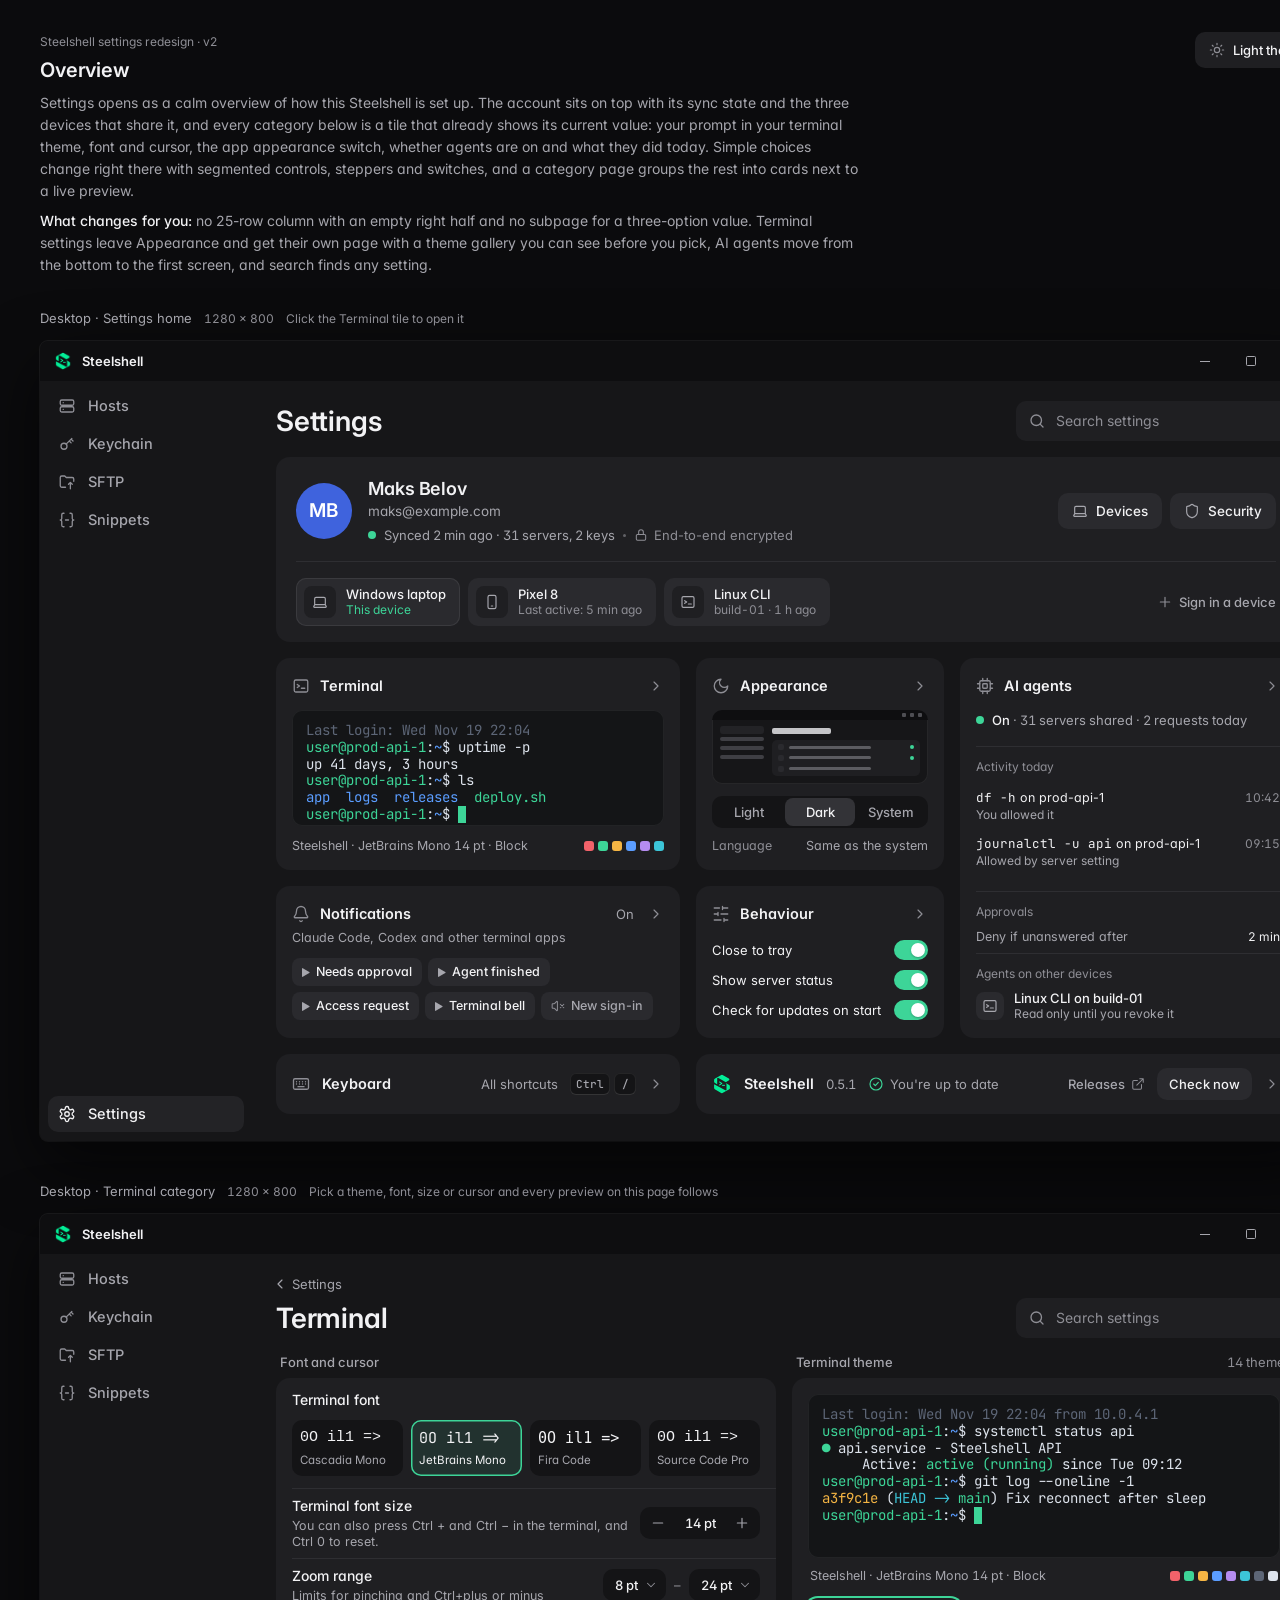
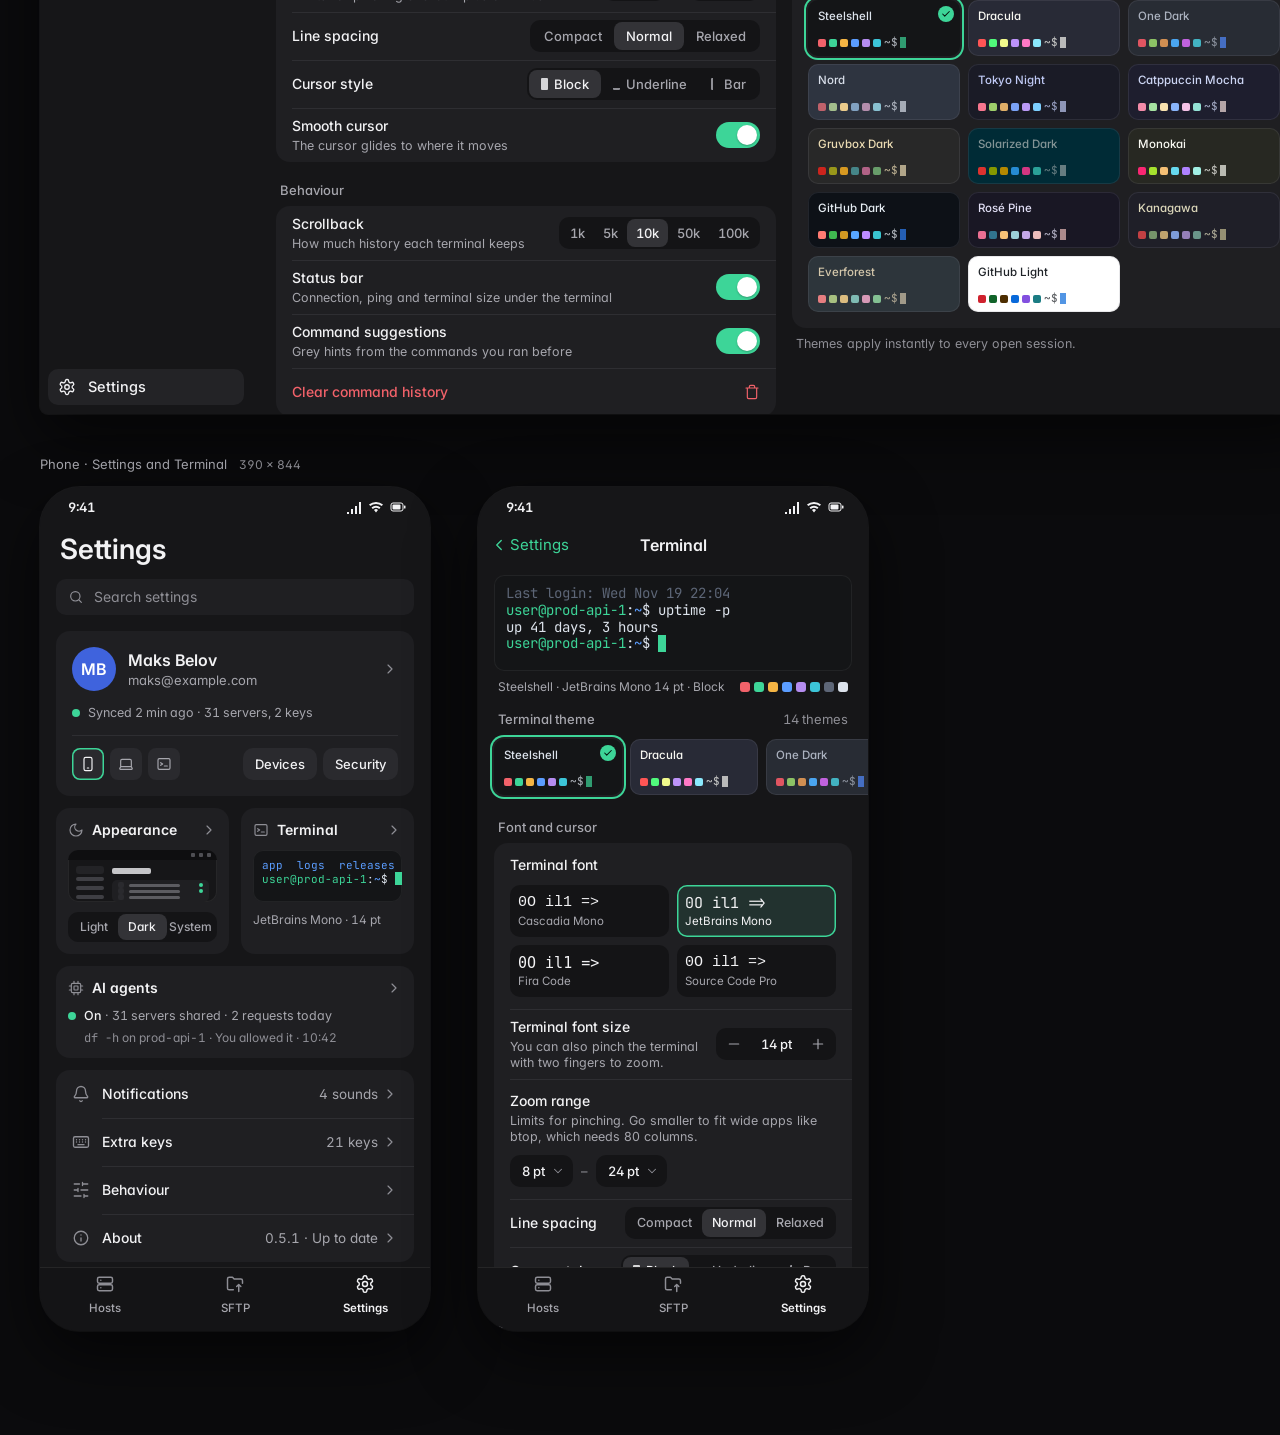
<file: preview/settings/v2.html>
<!doctype html>
<html lang="en">
<head>
<meta charset="utf-8">
<meta name="viewport" content="width=device-width, initial-scale=1">
<title>Steelshell settings, v2 Overview</title>
<link rel="preconnect" href="https://fonts.googleapis.com">
<link rel="preconnect" href="https://fonts.gstatic.com" crossorigin>
<link href="https://fonts.googleapis.com/css2?family=Inter:wght@400;500;600&family=JetBrains+Mono:wght@400;500&display=swap" rel="stylesheet">
<style>
*{box-sizing:border-box;margin:0;padding:0}
button{font:inherit;color:inherit;background:none;border:0;cursor:pointer}
html,body{background:#0B0B0D}
body{font-family:Inter,system-ui,sans-serif;font-feature-settings:"cv11","ss01";-webkit-font-smoothing:antialiased;font-size:14px;line-height:20px}

.t-dark{
  --backdrop:#0B0B0D;--brand:#3DD598;--on-brand:#04150E;--link:#3DD598;
  --chrome:#0E0E10;--well:#141416;--canvas:#161618;--card:#1F1F22;--card-hover:#252528;--raised:#232326;--tile:#2A2A2E;--field:#1F1F22;
  --border:#303034;--border-strong:#3A3A3E;--text:#F2F2F4;--muted:#A6A6AD;--faint:#8E8E95;
  --danger:#F2626A;--hair:rgba(255,255,255,.07);--sep:rgba(242,242,244,.07);
  --seg-track:#141416;--seg-thumb:#333337;--seg-ring:rgba(255,255,255,.05);--sw-off:#3A3A3E;--knob:#F2F2F4;
  --sel:rgba(61,213,152,.10);--shadow-sm:none;--thumb-shadow:none;
  --shadow-win:0 24px 64px rgba(0,0,0,.6),0 0 0 1px rgba(255,255,255,.07);
  --nav-sel:#232326;--nav-sel-icon:#F2F2F4;--pnav:#141416;
  --avatar:#3F63DD;
}
.t-light{
  --backdrop:#D9D9E0;--brand:#1B875E;--on-brand:#FFFFFF;--link:#126B48;
  --chrome:#E9E9EE;--well:#E8E8ED;--canvas:#F2F2F7;--card:#FFFFFF;--card-hover:#F7F7FA;--raised:#FFFFFF;--tile:#F2F2F7;--field:#E4E4EA;
  --border:#E2E2E8;--border-strong:#C8C8D0;--text:#111114;--muted:#5C5C66;--faint:#65656F;
  --danger:#BD3844;--hair:rgba(0,0,0,.07);--sep:rgba(17,17,20,.09);
  --seg-track:#EFEFF3;--seg-thumb:#FFFFFF;--seg-ring:rgba(0,0,0,.06);--sw-off:#E4E4EA;--knob:#FFFFFF;
  --sel:rgba(27,135,94,.08);--shadow-sm:0 1px 2px rgba(0,0,0,.04);--thumb-shadow:0 1px 2px rgba(0,0,0,.12);
  --shadow-win:0 24px 64px rgba(20,20,30,.16),0 0 0 1px rgba(0,0,0,.08);
  --nav-sel:#FFFFFF;--nav-sel-icon:#1B875E;--pnav:#EAEAEF;
  --avatar:#3F63DD;
}

.page{
  --t-bg:#141517;--t-fg:#DDE3EC;--t-cur:#3DD598;--t-r:#F2626A;--t-g:#3DD598;--t-y:#F5B544;--t-b:#5B9DFF;--t-m:#B58CF0;--t-c:#3CC5D8;--t-dim:#5D6677;
  --t-size:14px;--t-lh:1.2;--t-font:"JetBrains Mono";
  background:var(--backdrop);color:var(--text);min-height:100vh;padding:32px 40px 64px;
  transition:background-color .2s ease;
}
.i{width:18px;height:18px;fill:none;stroke:currentColor;stroke-width:1.75;stroke-linecap:round;stroke-linejoin:round;flex:none;display:block}
.i.s16{width:16px;height:16px}
.i.s14{width:14px;height:14px}
.i.s12{width:12px;height:12px}
.tnum{font-variant-numeric:tabular-nums}
.mono{font-family:"JetBrains Mono","Cascadia Mono",Consolas,monospace;font-feature-settings:normal}

.note{width:1280px;display:grid;grid-template-columns:1fr auto;gap:24px;align-items:start;margin-bottom:32px}
.note-kicker{font-size:12px;color:var(--faint);margin-bottom:4px}
.note h1{font-size:20px;line-height:28px;font-weight:600;letter-spacing:-.15px;margin-bottom:8px}
.note p{font-size:14px;line-height:22px;color:var(--muted);max-width:820px}
.note p + p{margin-top:8px}
.note b{font-weight:500;color:var(--text)}
.toggle{display:flex;align-items:center;gap:8px;height:36px;padding:0 14px;border-radius:10px;background:var(--card);color:var(--text);font-size:13px;font-weight:500;box-shadow:var(--shadow-sm),inset 0 0 0 1px var(--hair)}
.toggle:hover{background:var(--card-hover)}
.toggle .i{color:var(--faint)}

.stage{margin-bottom:40px}
.stage-label{display:flex;gap:12px;align-items:baseline;font-size:13px;color:var(--muted);margin-bottom:12px}
.stage-label span{color:var(--faint);font-size:12px}
.phones{display:flex;gap:48px;align-items:flex-start}

.win{width:1280px;height:800px;display:flex;flex-direction:column;border-radius:8px;overflow:hidden;box-shadow:var(--shadow-win);background:var(--canvas)}
.titlebar{height:40px;flex:none;background:var(--chrome);display:flex;align-items:center}
.tb-brand{display:flex;align-items:center;gap:10px;padding:0 14px;font-size:13px;font-weight:600;flex:1}
.tb-brand img{width:18px;height:18px}
.tb-btn{width:46px;height:40px;display:grid;place-items:center;color:var(--muted)}
.tb-btn svg{width:10px;height:10px;stroke:currentColor;stroke-width:1;fill:none}
.app{flex:1;display:flex;min-height:0}
.side{width:212px;flex:none;display:flex;flex-direction:column;padding:6px 0 8px;background:var(--canvas)}
.nav-i{display:flex;align-items:center;gap:12px;min-height:36px;padding:7px 10px;margin:1px 8px;border-radius:10px;color:var(--muted);font-size:14.5px;font-weight:500}
.nav-i .i{color:var(--faint)}
.nav-i.on{background:var(--nav-sel);color:var(--text);box-shadow:var(--shadow-sm)}
.nav-i.on .i{color:var(--nav-sel-icon)}
.side .grow{flex:1}
.main{flex:1;overflow:auto;padding:20px 24px 24px;scrollbar-width:thin}

.head{display:flex;align-items:center;justify-content:space-between;height:40px;margin-bottom:16px}
.display{font-size:28px;line-height:36px;font-weight:600;letter-spacing:-.2px}
.search{display:flex;align-items:center;gap:10px;width:280px;height:40px;padding:0 12px;border-radius:10px;background:var(--field);color:var(--faint);font-size:14px}
.crumb{display:flex;align-items:center;gap:4px;height:20px;margin:0 0 4px -4px;color:var(--muted);font-size:13px}
.crumb:hover{color:var(--text)}

.card{background:var(--card);border-radius:14px;box-shadow:var(--shadow-sm)}
.btn{display:inline-flex;align-items:center;gap:8px;height:36px;padding:0 14px;border-radius:10px;background:var(--tile);color:var(--text);font-size:13.5px;font-weight:500;white-space:nowrap;transition:background-color .12s ease}
.btn:hover{background:var(--border-strong)}
.t-light .btn:hover{background:var(--field)}
.btn .i{color:var(--muted)}
.btn.sm{height:32px;padding:0 12px;font-size:13px}
.link{color:var(--link);font-size:13px;font-weight:500;white-space:nowrap}
.link:hover{text-decoration:underline;text-underline-offset:3px}
.dot{width:8px;height:8px;border-radius:50%;background:var(--brand);flex:none;display:inline-block}
.dot.off{background:var(--faint)}
.kc{display:inline-grid;place-items:center;min-width:22px;height:22px;padding:0 6px;border-radius:6px;background:var(--seg-track);box-shadow:inset 0 0 0 1px var(--hair),inset 0 -1px 0 var(--hair);font:500 11px/1 "JetBrains Mono",monospace;color:var(--muted)}

.hero{padding:20px 20px 16px;margin-bottom:16px}
.hero-top{display:flex;align-items:center;gap:16px}
.avatar{width:56px;height:56px;border-radius:50%;background:var(--avatar);color:#fff;display:grid;place-items:center;font-size:19px;font-weight:600;letter-spacing:.2px;flex:none}
.who{flex:1;min-width:0}
.who-name{font-size:18px;line-height:24px;font-weight:600;letter-spacing:-.1px}
.who-mail{font-size:13.5px;color:var(--muted)}
.sync{display:flex;align-items:center;gap:8px;font-size:13px;color:var(--muted);margin-top:4px}
.sync .e2e{display:flex;align-items:center;gap:6px;color:var(--faint)}
.sync .sep{width:3px;height:3px;border-radius:50%;background:var(--faint);opacity:.6}
.hero-act{display:flex;gap:8px}
.hero-devs{display:flex;align-items:center;gap:8px;margin-top:16px;padding-top:16px;border-top:1px solid var(--sep)}
.dev{display:flex;align-items:center;gap:10px;height:48px;padding:0 14px 0 8px;border-radius:10px;background:var(--tile)}
.dev-ic{width:32px;height:32px;border-radius:8px;display:grid;place-items:center;color:var(--muted);background:var(--card)}
.t-light .dev-ic{background:#FFFFFF}
.dev b{display:block;font-size:13px;line-height:16px;font-weight:500}
.dev small{display:block;font-size:12px;line-height:16px;color:var(--faint)}
.dev.this{box-shadow:inset 0 0 0 1px var(--border-strong)}
.dev.this small{color:var(--link)}
.hero-devs .grow{flex:1}
.hero-devs .link{display:flex;align-items:center;gap:6px}

.tiles{display:grid;grid-template-columns:404px 248px 1fr;grid-template-rows:212px 152px 60px;gap:16px}
.tile{background:var(--card);border-radius:14px;padding:16px;display:flex;flex-direction:column;box-shadow:var(--shadow-sm);cursor:pointer;transition:background-color .12s ease;min-width:0;position:relative}
.tile:hover{background:var(--card-hover)}
.tile:focus-visible{outline:2px solid var(--brand);outline-offset:2px}
.th{display:flex;align-items:center;gap:10px;height:24px;flex:none}
.th .i{color:var(--faint)}
.th .tt{font-size:14.5px;font-weight:600}
.th .tv{margin-left:auto;font-size:13px;color:var(--muted)}
.th .chev{color:var(--faint);margin-left:auto}
.th .tv + .chev{margin-left:4px}
.tile.strip{flex-direction:row;align-items:center;gap:12px;padding:0 16px}
.t-term{grid-column:1;grid-row:1}
.t-appr{grid-column:2;grid-row:1}
.t-agents{grid-column:3;grid-row:1/span 2}
.t-notif{grid-column:1;grid-row:2}
.t-beh{grid-column:2;grid-row:2}
.t-kbd{grid-column:1;grid-row:3}
.t-about{grid-column:2/span 2;grid-row:3}

.term{background:var(--t-bg);color:var(--t-fg);font-family:var(--t-font),"JetBrains Mono","Cascadia Mono",monospace;font-size:var(--t-size);line-height:var(--t-lh);border-radius:10px;padding:12px 14px;overflow:hidden;white-space:pre;font-feature-settings:normal;font-variant-ligatures:contextual;transition:background-color .2s ease,color .2s ease}
.term .g{color:var(--t-g)}.term .b{color:var(--t-b)}.term .y{color:var(--t-y)}.term .r{color:var(--t-r)}.term .c{color:var(--t-c)}.term .m{color:var(--t-m)}.term .d{color:var(--t-dim)}
.t-dark .term{box-shadow:inset 0 0 0 1px rgba(255,255,255,.06)}
.qlink{color:var(--muted);font-size:13px;font-weight:500;white-space:nowrap;display:flex;align-items:center;gap:6px}
.qlink:hover{color:var(--text)}
.qlink .i{color:var(--faint)}
.cur{display:inline-block;width:.6em;height:calc(var(--t-lh) * 1em);vertical-align:top;background:var(--t-cur)}
.page[data-cursor=underline] .cur{background:linear-gradient(to top,var(--t-cur) 2px,transparent 2px)}
.page[data-cursor=bar] .cur{background:linear-gradient(to right,var(--t-cur) 2px,transparent 2px)}
.t-term .term{flex:1;margin-top:12px}
.tfoot{display:flex;align-items:center;justify-content:space-between;margin-top:12px;font-size:12.5px;line-height:16px;color:var(--muted)}
.ansi{display:flex;gap:4px}
.ansi i{width:10px;height:10px;border-radius:3px;display:block}

.mini{flex:1;margin-top:12px;border-radius:10px;background:var(--canvas);box-shadow:inset 0 0 0 1px var(--hair);overflow:hidden;display:flex;flex-direction:column;min-height:0}
.mini-bar{height:10px;background:var(--chrome);display:flex;justify-content:flex-end;gap:4px;padding:3px 6px}
.mini-bar i{width:4px;height:4px;border-radius:1px;background:var(--faint);opacity:.5}
.mini-body{flex:1;display:flex;gap:8px;padding:8px}
.mini-side{width:44px;display:flex;flex-direction:column;gap:5px}
.mini-side i{height:4px;border-radius:2px;background:var(--faint);opacity:.35}
.mini-side i.on{height:8px;margin:-2px 0;border-radius:3px;background:var(--nav-sel);opacity:1;box-shadow:var(--shadow-sm)}
.mini-main{flex:1;display:flex;flex-direction:column;gap:6px}
.mini-title{width:40%;height:6px;border-radius:2px;background:var(--text);opacity:.8}
.mini-card{flex:1;border-radius:5px;background:var(--card);display:flex;flex-direction:column;justify-content:space-around;padding:2px 6px;box-shadow:var(--shadow-sm)}
.mini-card span{display:flex;align-items:center;gap:5px}
.mini-card span:before{content:"";width:6px;height:6px;border-radius:2px;background:var(--tile)}
.mini-card span:after{content:"";height:3px;flex:1;max-width:60%;border-radius:2px;background:var(--muted);opacity:.45}
.mini-card span b{order:3;margin-left:auto;width:4px;height:4px;border-radius:50%;background:var(--brand)}

.seg{display:flex;padding:2px;border-radius:10px;background:var(--seg-track);flex:none}
.seg button{flex:1;height:28px;padding:0 12px;border-radius:8px;font-size:13px;font-weight:500;color:var(--muted);display:flex;align-items:center;justify-content:center;gap:6px;white-space:nowrap;transition:background-color .12s ease,color .12s ease}
.seg button:hover{color:var(--text)}
.seg button.on{background:var(--seg-thumb);color:var(--text);box-shadow:var(--thumb-shadow),inset 0 0 0 1px var(--seg-ring)}
.t-appr .seg{margin-top:12px}
.t-appr .seg button{padding:0 6px}
.tmeta{display:flex;justify-content:space-between;margin-top:10px;font-size:12.5px;line-height:16px;color:var(--faint)}
.tmeta span{color:var(--muted)}

.ag-status{display:flex;align-items:center;gap:8px;margin-top:12px;font-size:13px;color:var(--muted)}
.ag-status b{font-weight:500;color:var(--text)}
.ag-block{margin-top:16px;padding-top:12px;border-top:1px solid var(--sep)}
.ag-label{font-size:12px;line-height:16px;color:var(--faint);margin-bottom:8px;display:flex;justify-content:space-between}
.ag-item{display:grid;grid-template-columns:1fr auto;column-gap:12px;padding:6px 0}
.ag-item .cmd{font-size:12.5px;line-height:18px;color:var(--text);overflow:hidden;text-overflow:ellipsis;white-space:nowrap}
.ag-item time{font-size:12px;color:var(--faint);line-height:18px}
.ag-item small{grid-column:1/-1;font-size:12px;line-height:16px;color:var(--muted)}
.ag-bottom{margin-top:auto}
.ag-dev{display:flex;align-items:center;gap:10px}
.ag-dev .dev-ic{width:28px;height:28px;background:var(--tile)}
.ag-dev b{display:block;font-size:13px;line-height:16px;font-weight:500}
.ag-dev small{display:block;font-size:12px;line-height:16px;color:var(--muted)}

.chips{display:flex;flex-wrap:wrap;gap:6px;margin-top:12px}
.chip{display:inline-flex;align-items:center;gap:6px;height:28px;padding:0 10px;border-radius:8px;background:var(--tile);font-size:12.5px;font-weight:500;color:var(--text);white-space:nowrap}
.chip .pl{width:8px;height:9px;display:block;color:var(--muted)}
.chip .pl svg{width:8px;height:9px;fill:currentColor;display:block}
.chip.mute{color:var(--muted)}
.chip.mute .i{color:var(--faint)}
.tsub{font-size:12.5px;line-height:16px;color:var(--muted);margin-top:4px}

.mrow{display:flex;align-items:center;gap:8px;height:28px;font-size:13px;color:var(--text)}
.mrow span{flex:1;white-space:nowrap}
.t-beh .mrows{margin-top:10px;display:flex;flex-direction:column;gap:2px}

.sw{width:44px;height:26px;border-radius:13px;background:var(--sw-off);position:relative;flex:none;transition:background-color .15s ease;box-shadow:inset 0 0 0 1px var(--hair)}
.sw:after{content:"";position:absolute;top:3px;left:3px;width:20px;height:20px;border-radius:50%;background:var(--knob);box-shadow:0 1px 2px rgba(0,0,0,.25);transition:transform .15s ease}
.sw.on{background:var(--brand);box-shadow:none}
.sw.on:after{transform:translateX(18px)}
.t-dark .sw.on:after{background:#FFFFFF}
.sw.sm{width:34px;height:20px;border-radius:10px}
.sw.sm:after{width:14px;height:14px}
.sw.sm.on:after{transform:translateX(14px)}

.t-kbd .tt,.t-about .tt{font-size:14.5px;font-weight:600}
.t-kbd .i,.t-about .i{color:var(--faint)}
.strip .grow{flex:1}
.strip .muted{font-size:13px;color:var(--muted)}
.kcs{display:flex;gap:4px;align-items:center}
.ver{font-size:13px;color:var(--muted)}
.uptodate{display:flex;align-items:center;gap:6px;font-size:13px;color:var(--muted)}
.uptodate .i{color:var(--brand)}
.about-mark{width:20px;height:20px}

.tp{display:grid;grid-template-columns:minmax(0,1fr) 504px;gap:16px;align-items:start}
.sec{display:flex;justify-content:space-between;align-items:baseline;font-size:13px;line-height:16px;font-weight:500;color:var(--muted);padding:0 4px 8px}
.sec span{font-weight:400;color:var(--faint)}
.col > .card + .sec{margin-top:20px}
.list .row{display:flex;align-items:center;gap:12px;min-height:48px;padding:8px 16px;position:relative}
.list .row + .row:before{content:"";position:absolute;top:0;left:16px;right:0;height:1px;background:var(--sep)}
.row .lbl{flex:1;min-width:0}
.row .lbl b{display:block;font-size:14px;line-height:20px;font-weight:500}
.row .lbl small{display:block;font-size:12.5px;line-height:16px;color:var(--muted);margin-top:2px}
.row.stack{flex-direction:column;align-items:stretch;gap:10px;padding-top:12px;padding-bottom:12px}
.row .val{font-size:13.5px;color:var(--muted);display:flex;align-items:center;gap:4px}
.row .val .i{color:var(--faint)}
.row.danger b{color:var(--danger);font-weight:500}
.row.danger .i{color:var(--danger)}
.fonts{display:grid;grid-template-columns:repeat(4,minmax(0,1fr));gap:8px}
.fopt{height:56px;border-radius:10px;background:var(--seg-track);padding:8px;text-align:left;display:flex;flex-direction:column;justify-content:space-between;transition:background-color .12s ease}
.fopt:hover{background:var(--tile)}
.fopt .fs{font-size:15px;line-height:20px;color:var(--text);font-feature-settings:normal;white-space:nowrap;overflow:hidden}
.fopt .fn{font-size:11.5px;line-height:16px;color:var(--muted);white-space:nowrap;overflow:hidden;text-overflow:ellipsis}
.fopt.on{background:var(--sel);box-shadow:inset 0 0 0 1.5px var(--brand)}
.fopt.on .fn{color:var(--text)}
.stepper{display:flex;align-items:center;padding:2px;border-radius:10px;background:var(--seg-track)}
.stepper button{width:32px;height:28px;border-radius:8px;display:grid;place-items:center;color:var(--muted)}
.stepper button:hover{background:var(--seg-thumb);color:var(--text)}
.stepper .v{min-width:52px;text-align:center;font-size:13px;font-weight:500}
.range{display:flex;align-items:center;gap:8px;font-size:13px;color:var(--faint)}
.sel{display:flex;align-items:center;gap:6px;height:32px;padding:0 8px 0 12px;border-radius:10px;background:var(--seg-track);font-size:13px;font-weight:500;color:var(--text)}
.sel .i{color:var(--faint)}
.glyph{display:inline-block;width:7px;height:12px;border-radius:1px}
.glyph.block{background:currentColor;opacity:.85}
.glyph.under{border-bottom:2px solid currentColor;opacity:.85}
.glyph.bar{border-left:2px solid currentColor;opacity:.85}
.seg.scroll button{padding:0 9px}

.theme-card{padding:16px}
.theme-card .term{height:164px}
.pv-meta{display:flex;align-items:center;justify-content:space-between;margin:10px 2px 16px;font-size:12.5px;line-height:16px;color:var(--muted)}
.ansi16{display:grid;grid-template-columns:repeat(8,10px);grid-auto-rows:10px;gap:3px}
.ansi16 i{border-radius:2px;display:block}
.gallery{display:grid;grid-template-columns:repeat(3,minmax(0,1fr));gap:8px}
.swc{height:56px;border-radius:10px;background:var(--bg);color:var(--fg);padding:8px 10px;text-align:left;position:relative;display:flex;flex-direction:column;justify-content:space-between;box-shadow:inset 0 0 0 1px rgba(127,127,140,.18);transition:box-shadow .12s ease}
.swc:hover{box-shadow:inset 0 0 0 1px rgba(127,127,140,.45)}
.swc .nm{font-size:11.5px;line-height:16px;font-weight:500;white-space:nowrap;overflow:hidden;text-overflow:ellipsis}
.swc.on .nm{padding-right:18px}
.swc .ln{display:flex;align-items:center;gap:3px}
.swc .ln i{width:8px;height:8px;border-radius:2px;display:block}
.swc .ln .pr{margin-left:auto;font:500 11px/1 "JetBrains Mono",monospace;color:var(--fg);opacity:.7;display:flex;align-items:center;gap:2px}
.swc .ln .pr em{display:inline-block;width:6px;height:11px;background:var(--cu);opacity:1}
.swc.on{box-shadow:0 0 0 2px var(--card),0 0 0 4px var(--brand)}
.swc .ck{display:none;position:absolute;top:6px;right:6px;width:16px;height:16px;border-radius:50%;background:var(--brand);color:var(--on-brand);place-items:center}
.swc .ck svg{width:10px;height:10px;stroke-width:2.5}
.swc.on .ck{display:grid}
.foot{font-size:12.5px;line-height:16px;color:var(--faint);padding:8px 4px 0}

.phone{width:390px;height:844px;border-radius:40px;overflow:hidden;position:relative;background:var(--canvas);box-shadow:var(--shadow-win);display:flex;flex-direction:column;flex:none}
.p-status{height:36px;flex:none;display:flex;align-items:center;justify-content:space-between;padding:4px 24px 0 28px;font-size:13px;font-weight:600}
.p-sys{display:flex;gap:6px;align-items:center;color:var(--text)}
.p-sys svg{width:16px;height:16px;fill:currentColor}
.p-scroll{flex:1;overflow:auto;padding:0 16px 96px;scrollbar-width:none}
.p-scroll::-webkit-scrollbar{display:none}
.p-title{font-size:28px;line-height:36px;font-weight:600;letter-spacing:-.2px;margin:8px 4px 12px}
.p-search{width:auto;height:36px;margin-bottom:16px}
.p-hero{padding:16px;margin-bottom:12px}
.p-hero .avatar{width:44px;height:44px;font-size:16px}
.p-hero .hero-top{gap:12px}
.p-hero .who-name{font-size:16px;line-height:22px}
.p-hero .who-mail{font-size:13px;line-height:18px}
.p-hero .chev{color:var(--faint)}
.p-hero .sync{margin-top:12px;font-size:12.5px}
.p-devrow{display:flex;align-items:center;gap:6px;margin-top:12px;padding-top:12px;border-top:1px solid var(--sep)}
.p-devrow .dev-ic{background:var(--tile);position:relative}
.p-devrow .dev-ic.this{box-shadow:inset 0 0 0 1.5px var(--brand);color:var(--text)}
.p-devrow .grow{flex:1}
.p-devrow .btn{height:32px;padding:0 12px;font-size:13px}
.p-tiles{display:grid;grid-template-columns:1fr 1fr;gap:12px;margin-bottom:12px}
.p-tiles .tile{padding:12px}
.p-tiles .th{height:20px;gap:8px}
.p-tiles .th .tt{font-size:14px}
.p-tiles .th .i{width:16px;height:16px}
.p-tiles .mini{flex:none;height:52px;margin-top:10px}
.p-tiles .mini-side{width:28px}
.p-appr .seg{margin-top:10px}
.p-appr .seg button{padding:0;font-size:12px;height:26px}
.p-term .term{margin-top:10px;font-size:11px;padding:8px 9px;height:52px;line-height:1.3}
.p-term .tfoot{margin-top:10px;font-size:12px}
.p-agents{grid-column:1/-1}
.p-agents .ag-status{margin-top:8px;font-size:12.5px}
.p-agents .ag-last{margin-top:4px;font-size:12px;line-height:16px;color:var(--faint);padding-left:16px}
.p-rows .row{min-height:48px;padding:6px 16px}
.p-rows .row > .i{color:var(--faint)}
.p-rows .row + .row:before{left:46px}
.p-nav{position:absolute;left:0;right:0;bottom:0;height:64px;background:var(--pnav);border-top:1px solid var(--hair);display:flex;padding-top:6px}
.p-nav a{flex:1;display:flex;flex-direction:column;align-items:center;gap:4px;font-size:11.5px;font-weight:500;color:var(--muted)}
.p-nav a .i{width:20px;height:20px;color:var(--faint)}
.p-nav a.on{color:var(--text);font-weight:600}
.p-nav a.on .i{color:var(--text)}
.p-bar{display:grid;grid-template-columns:1fr auto 1fr;align-items:center;height:44px;margin:0 -4px 8px}
.p-back{display:flex;align-items:center;gap:2px;color:var(--link);font-size:15px}
.p-bar h2{font-size:16px;font-weight:600}
.p-preview{position:sticky;top:0;z-index:2;background:var(--canvas);padding-bottom:4px}
.p-preview .term{height:96px;padding:10px 12px}
.p-preview .pv-meta{margin:8px 4px 12px;font-size:12px}
.p-gal{display:flex;gap:8px;overflow-x:auto;margin:0 -16px 20px;padding:4px 16px;scrollbar-width:none}
.p-gal::-webkit-scrollbar{display:none}
.p-gal .swc{width:128px;flex:none}
.p-term-pg .fonts{grid-template-columns:repeat(2,minmax(0,1fr))}
.p-term-pg .fopt{height:52px}
.p-term-pg .sec{padding-top:0}
.p-term-pg .card + .sec{margin-top:20px}
.p-term-pg .seg button{padding:0 10px;font-size:12.5px}

.view{display:none}
.view.on{display:block}
.page[data-only=desktop] .stage.phone-stage,.page[data-only=phones] .stage.desk-stage{display:none}
</style>
</head>
<body>
<svg width="0" height="0" style="position:absolute">
  <defs>
    <symbol id="i-hosts" viewBox="0 0 24 24"><rect x="3" y="4" width="18" height="7" rx="2"/><rect x="3" y="13" width="18" height="7" rx="2"/><path d="M7 7.5h.01M7 16.5h.01"/></symbol>
    <symbol id="i-key" viewBox="0 0 24 24"><circle cx="8" cy="15" r="4"/><path d="m10.85 12.15 7.65-7.65M15 8l2.5 2.5M17.5 5.5 20 8"/></symbol>
    <symbol id="i-sftp" viewBox="0 0 24 24"><path d="M10 19H5a2 2 0 0 1-2-2V6a2 2 0 0 1 2-2h4l2 2h8a2 2 0 0 1 2 2v3"/><path d="m14 15 2.5-2.5L19 15M16.5 12.5V21"/></symbol>
    <symbol id="i-snip" viewBox="0 0 24 24"><path d="M8 3H7a2 2 0 0 0-2 2v5a2 2 0 0 1-2 2 2 2 0 0 1 2 2v5a2 2 0 0 0 2 2h1M16 3h1a2 2 0 0 1 2 2v5a2 2 0 0 0 2 2 2 2 0 0 0-2 2v5a2 2 0 0 1-2 2h-1M10 12h4"/></symbol>
    <symbol id="i-gear" viewBox="0 0 24 24"><path d="M12.22 2h-.44a2 2 0 0 0-2 2v.18a2 2 0 0 1-1 1.73l-.43.25a2 2 0 0 1-2 0l-.15-.08a2 2 0 0 0-2.73.73l-.22.38a2 2 0 0 0 .73 2.73l.15.1a2 2 0 0 1 1 1.72v.51a2 2 0 0 1-1 1.74l-.15.09a2 2 0 0 0-.73 2.73l.22.38a2 2 0 0 0 2.73.73l.15-.08a2 2 0 0 1 2 0l.43.25a2 2 0 0 1 1 1.73V20a2 2 0 0 0 2 2h.44a2 2 0 0 0 2-2v-.18a2 2 0 0 1 1-1.73l.43-.25a2 2 0 0 1 2 0l.15.08a2 2 0 0 0 2.73-.73l.22-.39a2 2 0 0 0-.73-2.73l-.15-.08a2 2 0 0 1-1-1.74v-.5a2 2 0 0 1 1-1.74l.15-.09a2 2 0 0 0 .73-2.73l-.22-.38a2 2 0 0 0-2.73-.73l-.15.08a2 2 0 0 1-2 0l-.43-.25a2 2 0 0 1-1-1.73V4a2 2 0 0 0-2-2z"/><circle cx="12" cy="12" r="3"/></symbol>
    <symbol id="i-search" viewBox="0 0 24 24"><circle cx="11" cy="11" r="7"/><path d="m20 20-3.5-3.5"/></symbol>
    <symbol id="i-chev" viewBox="0 0 24 24"><path d="m9 18 6-6-6-6"/></symbol>
    <symbol id="i-back" viewBox="0 0 24 24"><path d="m15 18-6-6 6-6"/></symbol>
    <symbol id="i-down" viewBox="0 0 24 24"><path d="m6 9 6 6 6-6"/></symbol>
    <symbol id="i-laptop" viewBox="0 0 24 24"><path d="M20 16V7a2 2 0 0 0-2-2H6a2 2 0 0 0-2 2v9m16 0H4m16 0 1.28 2.55a1 1 0 0 1-.9 1.45H3.62a1 1 0 0 1-.9-1.45L4 16"/></symbol>
    <symbol id="i-phone" viewBox="0 0 24 24"><rect x="6" y="2" width="12" height="20" rx="2.5"/><path d="M11 18h2"/></symbol>
    <symbol id="i-term" viewBox="0 0 24 24"><rect x="3" y="4" width="18" height="16" rx="2"/><path d="m7 10 3 2-3 2M12.5 15H17"/></symbol>
    <symbol id="i-shield" viewBox="0 0 24 24"><path d="M20 13c0 5-3.5 7.5-7.66 8.95a1 1 0 0 1-.67-.01C7.5 20.5 4 18 4 13V6a1 1 0 0 1 1-1c2 0 4.5-1.2 6.24-2.72a1.17 1.17 0 0 1 1.52 0C14.51 3.81 17 5 19 5a1 1 0 0 1 1 1z"/></symbol>
    <symbol id="i-lock" viewBox="0 0 24 24"><rect x="4" y="11" width="16" height="10" rx="2"/><path d="M8 11V7a4 4 0 0 1 8 0v4"/></symbol>
    <symbol id="i-plus" viewBox="0 0 24 24"><path d="M5 12h14M12 5v14"/></symbol>
    <symbol id="i-minus" viewBox="0 0 24 24"><path d="M5 12h14"/></symbol>
    <symbol id="i-check" viewBox="0 0 24 24"><path d="M20 6 9 17l-5-5"/></symbol>
    <symbol id="i-circle-check" viewBox="0 0 24 24"><circle cx="12" cy="12" r="9"/><path d="m8.5 12 2.5 2.5 4.5-5"/></symbol>
    <symbol id="i-trash" viewBox="0 0 24 24"><path d="M3 6h18M19 6v14a2 2 0 0 1-2 2H7a2 2 0 0 1-2-2V6M8 6V4a2 2 0 0 1 2-2h4a2 2 0 0 1 2 2v2"/></symbol>
    <symbol id="i-cpu" viewBox="0 0 24 24"><rect x="5" y="5" width="14" height="14" rx="2"/><rect x="9" y="9" width="6" height="6" rx="1"/><path d="M9 2v3M15 2v3M9 19v3M15 19v3M2 9h3M2 15h3M19 9h3M19 15h3"/></symbol>
    <symbol id="i-bell" viewBox="0 0 24 24"><path d="M10.27 21a2 2 0 0 0 3.46 0"/><path d="M3.26 15.33A1 1 0 0 0 4 17h16a1 1 0 0 0 .74-1.67C19.41 13.96 18 12.5 18 8A6 6 0 0 0 6 8c0 4.5-1.41 5.96-2.74 7.33"/></symbol>
    <symbol id="i-kbd" viewBox="0 0 24 24"><rect x="2" y="5" width="20" height="14" rx="2"/><path d="M6 9h.01M10 9h.01M14 9h.01M18 9h.01M6 12h.01M10 12h.01M14 12h.01M18 12h.01M8 15.5h8"/></symbol>
    <symbol id="i-sliders" viewBox="0 0 24 24"><path d="M21 4h-7M10 4H3M21 12h-9M8 12H3M21 20h-5M12 20H3M14 2v4M8 10v4M16 18v4"/></symbol>
    <symbol id="i-info" viewBox="0 0 24 24"><circle cx="12" cy="12" r="9"/><path d="M12 16v-4M12 8h.01"/></symbol>
    <symbol id="i-sun" viewBox="0 0 24 24"><circle cx="12" cy="12" r="4"/><path d="M12 2v2M12 20v2M4.93 4.93l1.41 1.41M17.66 17.66l1.41 1.41M2 12h2M20 12h2M6.34 17.66l-1.41 1.41M19.07 4.93l-1.41 1.41"/></symbol>
    <symbol id="i-moon" viewBox="0 0 24 24"><path d="M12 3a6 6 0 0 0 9 9 9 9 0 1 1-9-9Z"/></symbol>
    <symbol id="i-palette" viewBox="0 0 24 24"><path d="M12 22a1 1 0 0 1 0-20 10 9 0 0 1 10 9 5 5 0 0 1-5 5h-2.25a1.75 1.75 0 0 0-1.4 2.8l.3.4a1.75 1.75 0 0 1-1.4 2.8z"/><circle cx="13.5" cy="6.5" r=".5"/><circle cx="17.5" cy="10.5" r=".5"/><circle cx="6.5" cy="12.5" r=".5"/><circle cx="8.5" cy="7.5" r=".5"/></symbol>
    <symbol id="i-volx" viewBox="0 0 24 24"><path d="M11 4.7a.7.7 0 0 0-1.2-.5L6.4 7.6A1.4 1.4 0 0 1 5.4 8H3a1 1 0 0 0-1 1v6a1 1 0 0 0 1 1h2.4a1.4 1.4 0 0 1 1 .4l3.4 3.4a.7.7 0 0 0 1.2-.5zM22 9l-6 6M16 9l6 6"/></symbol>
    <symbol id="i-ext" viewBox="0 0 24 24"><path d="M15 3h6v6M10 14 21 3M18 13v6a2 2 0 0 1-2 2H5a2 2 0 0 1-2-2V8a2 2 0 0 1 2-2h6"/></symbol>
    <symbol id="i-play" viewBox="0 0 8 9"><path d="M0 .6v7.8a.5.5 0 0 0 .76.43l6.5-3.9a.5.5 0 0 0 0-.86L.76.17A.5.5 0 0 0 0 .6z"/></symbol>
  </defs>
</svg>

<div class="page t-dark" id="root">

  <header class="note">
    <div>
      <div class="note-kicker">Steelshell settings redesign · v2</div>
      <h1>Overview</h1>
      <p>Settings opens as a calm overview of how this Steelshell is set up. The account sits on top with its sync state and the three devices that share it, and every category below is a tile that already shows its current value: your prompt in your terminal theme, font and cursor, the app appearance switch, whether agents are on and what they did today. Simple choices change right there with segmented controls, steppers and switches, and a category page groups the rest into cards next to a live preview.</p>
      <p><b>What changes for you:</b> no 25-row column with an empty right half and no subpage for a three-option value. Terminal settings leave Appearance and get their own page with a theme gallery you can see before you pick, AI agents move from the bottom to the first screen, and search finds any setting.</p>
    </div>
    <button class="toggle" id="themeToggle"><svg class="i s16"><use href="#i-sun"/></svg><span>Light theme</span></button>
  </header>

  <!-- DESKTOP HOME -->
  <section class="stage desk-stage">
    <div class="stage-label">Desktop · Settings home <span class="tnum">1280 × 800</span><span>Click the Terminal tile to open it</span></div>
    <div class="win" data-win>
      <div class="titlebar">
        <div class="tb-brand"><img src="[data-uri]" alt="">Steelshell</div>
        <div class="tb-btn"><svg viewBox="0 0 10 10"><path d="M0 5.5h10"/></svg></div>
        <div class="tb-btn"><svg viewBox="0 0 10 10"><rect x=".5" y=".5" width="9" height="9" rx="1"/></svg></div>
        <div class="tb-btn"><svg viewBox="0 0 10 10"><path d="m.5.5 9 9m0-9-9 9"/></svg></div>
      </div>
      <div class="app">
        <nav class="side">
          <a class="nav-i"><svg class="i"><use href="#i-hosts"/></svg>Hosts</a>
          <a class="nav-i"><svg class="i"><use href="#i-key"/></svg>Keychain</a>
          <a class="nav-i"><svg class="i"><use href="#i-sftp"/></svg>SFTP</a>
          <a class="nav-i"><svg class="i"><use href="#i-snip"/></svg>Snippets</a>
          <span class="grow"></span>
          <a class="nav-i on"><svg class="i"><use href="#i-gear"/></svg>Settings</a>
        </nav>
        <main class="main">
          <div class="view v-home on">
            <div class="head">
              <h1 class="display">Settings</h1>
              <div class="search"><svg class="i"><use href="#i-search"/></svg>Search settings</div>
            </div>

            <section class="hero card">
              <div class="hero-top">
                <div class="avatar">MB</div>
                <div class="who">
                  <div class="who-name">Maks Belov</div>
                  <div class="who-mail">maks@example.com</div>
                  <div class="sync"><i class="dot"></i><span class="tnum">Synced 2 min ago · 31 servers, 2 keys</span><i class="sep"></i><span class="e2e"><svg class="i s14"><use href="#i-lock"/></svg>End-to-end encrypted</span></div>
                </div>
                <div class="hero-act">
                  <button class="btn"><svg class="i s16"><use href="#i-laptop"/></svg>Devices</button>
                  <button class="btn"><svg class="i s16"><use href="#i-shield"/></svg>Security</button>
                </div>
              </div>
              <div class="hero-devs">
                <div class="dev this"><span class="dev-ic"><svg class="i s16"><use href="#i-laptop"/></svg></span><span><b>Windows laptop</b><small>This device</small></span></div>
                <div class="dev"><span class="dev-ic"><svg class="i s16"><use href="#i-phone"/></svg></span><span><b>Pixel 8</b><small class="tnum">Last active: 5 min ago</small></span></div>
                <div class="dev"><span class="dev-ic"><svg class="i s16"><use href="#i-term"/></svg></span><span><b>Linux CLI</b><small class="tnum">build-01 · 1 h ago</small></span></div>
                <span class="grow"></span>
                <button class="qlink"><svg class="i s16"><use href="#i-plus"/></svg>Sign in a device</button>
              </div>
            </section>

            <div class="tiles">
              <a class="tile t-term" tabindex="0" data-open="term">
                <div class="th"><svg class="i"><use href="#i-term"/></svg><span class="tt">Terminal</span><svg class="i s16 chev"><use href="#i-chev"/></svg></div>
                <div class="term"><span class="d">Last login: Wed Nov 19 22:04</span>
<span class="g">user@prod-api-1</span>:<span class="b">~</span>$ uptime -p
up 41 days, 3 hours
<span class="g">user@prod-api-1</span>:<span class="b">~</span>$ ls
<span class="b">app</span>  <span class="b">logs</span>  <span class="b">releases</span>  <span class="g">deploy.sh</span>
<span class="g">user@prod-api-1</span>:<span class="b">~</span>$ <span class="cur"></span></div>
                <div class="tfoot"><span class="tnum" data-tsum>Steelshell · JetBrains Mono 14 pt · Block</span><span class="ansi"><i style="background:var(--t-r)"></i><i style="background:var(--t-g)"></i><i style="background:var(--t-y)"></i><i style="background:var(--t-b)"></i><i style="background:var(--t-m)"></i><i style="background:var(--t-c)"></i></span></div>
              </a>

              <div class="tile t-appr" tabindex="0">
                <div class="th"><svg class="i"><use href="#i-moon"/></svg><span class="tt">Appearance</span><svg class="i s16 chev"><use href="#i-chev"/></svg></div>
                <div class="mini" aria-hidden="true">
                  <div class="mini-bar"><i></i><i></i><i></i></div>
                  <div class="mini-body">
                    <div class="mini-side"><i class="on"></i><i></i><i></i><i></i></div>
                    <div class="mini-main"><div class="mini-title"></div><div class="mini-card"><span><b></b></span><span><b></b></span><span></span></div></div>
                  </div>
                </div>
                <div class="seg" data-set="appearance"><button data-v="light">Light</button><button data-v="dark" class="on">Dark</button><button data-v="system">System</button></div>
                <div class="tmeta">Language<span>Same as the system</span></div>
              </div>

              <div class="tile t-agents" tabindex="0">
                <div class="th"><svg class="i"><use href="#i-cpu"/></svg><span class="tt">AI agents</span><svg class="i s16 chev"><use href="#i-chev"/></svg></div>
                <div class="ag-status"><i class="dot"></i><span class="tnum"><b>On</b> · 31 servers shared · 2 requests today</span></div>
                <div class="ag-block">
                  <div class="ag-label"><span>Activity today</span></div>
                  <div class="ag-item"><span class="cmd"><span class="mono">df -h</span> on prod-api-1</span><time class="tnum">10:42</time><small>You allowed it</small></div>
                  <div class="ag-item"><span class="cmd"><span class="mono">journalctl -u api</span> on prod-api-1</span><time class="tnum">09:15</time><small>Allowed by server setting</small></div>
                </div>
                <div class="ag-block">
                  <div class="ag-label"><span>Approvals</span></div>
                  <div class="ag-item" style="padding:0"><span class="cmd" style="color:var(--muted)">Deny if unanswered after</span><time class="tnum" style="color:var(--text)">2 min</time></div>
                </div>
                <div class="ag-block ag-bottom">
                  <div class="ag-label"><span>Agents on other devices</span></div>
                  <div class="ag-dev"><span class="dev-ic"><svg class="i s16"><use href="#i-term"/></svg></span><span><b>Linux CLI on build-01</b><small>Read only until you revoke it</small></span></div>
                </div>
              </div>

              <div class="tile t-notif" tabindex="0">
                <div class="th"><svg class="i"><use href="#i-bell"/></svg><span class="tt">Notifications</span><span class="tv">On</span><svg class="i s16 chev"><use href="#i-chev"/></svg></div>
                <div class="tsub">Claude Code, Codex and other terminal apps</div>
                <div class="chips">
                  <span class="chip"><span class="pl"><svg viewBox="0 0 8 9"><use href="#i-play"/></svg></span>Needs approval</span>
                  <span class="chip"><span class="pl"><svg viewBox="0 0 8 9"><use href="#i-play"/></svg></span>Agent finished</span>
                  <span class="chip"><span class="pl"><svg viewBox="0 0 8 9"><use href="#i-play"/></svg></span>Access request</span>
                  <span class="chip"><span class="pl"><svg viewBox="0 0 8 9"><use href="#i-play"/></svg></span>Terminal bell</span>
                  <span class="chip mute"><svg class="i s14"><use href="#i-volx"/></svg>New sign-in</span>
                </div>
              </div>

              <div class="tile t-beh" tabindex="0">
                <div class="th"><svg class="i"><use href="#i-sliders"/></svg><span class="tt">Behaviour</span><svg class="i s16 chev"><use href="#i-chev"/></svg></div>
                <div class="mrows">
                  <div class="mrow"><span>Close to tray</span><button class="sw sm on" aria-label="Close to tray"></button></div>
                  <div class="mrow"><span>Show server status</span><button class="sw sm on" aria-label="Show server status"></button></div>
                  <div class="mrow"><span>Check for updates on start</span><button class="sw sm on" aria-label="Check for updates on start"></button></div>
                </div>
              </div>

              <div class="tile strip t-kbd" tabindex="0">
                <svg class="i"><use href="#i-kbd"/></svg><span class="tt">Keyboard</span><span class="grow"></span>
                <span class="muted">All shortcuts</span><span class="kcs"><span class="kc">Ctrl</span><span class="kc">/</span></span>
                <svg class="i s16" style="color:var(--faint)"><use href="#i-chev"/></svg>
              </div>

              <div class="tile strip t-about" tabindex="0">
                <img class="about-mark" src="[data-uri]" alt=""><span class="tt">Steelshell</span><span class="ver tnum">0.5.1</span>
                <span class="uptodate" data-upd><svg class="i s16"><use href="#i-circle-check"/></svg><span>You're up to date</span></span>
                <span class="grow"></span>
                <button class="qlink">Releases<svg class="i s14"><use href="#i-ext"/></svg></button>
                <button class="btn sm" data-check>Check now</button>
                <svg class="i s16" style="color:var(--faint)"><use href="#i-chev"/></svg>
              </div>
            </div>
          </div>
          <div class="view v-term"><button class="crumb" data-back><svg class="i s16"><use href="#i-back"/></svg>Settings</button><div class="head"><h1 class="display">Terminal</h1><div class="search"><svg class="i"><use href="#i-search"/></svg>Search settings</div></div><div class="tp"><div class="col"><div class="sec">Font and cursor</div><div class="card list"><div class="row stack"><div class="lbl"><b>Terminal font</b></div><div class="fonts" data-set="font"><button class="fopt" data-v="Cascadia Mono"><span class="fs" style="font-family:'Cascadia Mono',monospace">0O il1 =&gt;</span><span class="fn">Cascadia Mono</span></button><button class="fopt on" data-v="JetBrains Mono"><span class="fs" style="font-family:'JetBrains Mono',monospace">0O il1 =&gt;</span><span class="fn">JetBrains Mono</span></button><button class="fopt" data-v="Fira Code"><span class="fs" style="font-family:'Fira Code','DejaVu Sans Mono',monospace">0O il1 =&gt;</span><span class="fn">Fira Code</span></button><button class="fopt" data-v="Source Code Pro"><span class="fs" style="font-family:'Source Code Pro','Liberation Mono','DejaVu Sans Mono',monospace">0O il1 =&gt;</span><span class="fn">Source Code Pro</span></button></div></div><div class="row"><div class="lbl"><b>Terminal font size</b><small>You can also press Ctrl + and Ctrl − in the terminal, and Ctrl 0 to reset.</small></div><div class="stepper"><button data-step="-1" aria-label="Smaller"><svg class="i s16"><use href="#i-minus"/></svg></button><span class="v tnum" data-tsize>14 pt</span><button data-step="1" aria-label="Larger"><svg class="i s16"><use href="#i-plus"/></svg></button></div></div><div class="row"><div class="lbl"><b>Zoom range</b><small>Limits for pinching and Ctrl+plus or minus</small></div><div class="range"><span class="sel tnum">8 pt<svg class="i s14"><use href="#i-down"/></svg></span>–<span class="sel tnum">24 pt<svg class="i s14"><use href="#i-down"/></svg></span></div></div><div class="row"><div class="lbl"><b>Line spacing</b></div><div class="seg" data-set="lh"><button data-v="1.05">Compact</button><button data-v="1.2" class="on">Normal</button><button data-v="1.4">Relaxed</button></div></div><div class="row"><div class="lbl"><b>Cursor style</b></div><div class="seg" data-set="cursor"><button data-v="block" class="on"><i class="glyph block"></i>Block</button><button data-v="underline"><i class="glyph under"></i>Underline</button><button data-v="bar"><i class="glyph bar"></i>Bar</button></div></div><div class="row"><div class="lbl"><b>Smooth cursor</b><small>The cursor glides to where it moves</small></div><button class="sw on" aria-pressed="true"></button></div></div><div class="sec">Behaviour</div><div class="card list"><div class="row"><div class="lbl"><b>Scrollback</b><small>How much history each terminal keeps</small></div><div class="seg scroll tnum" data-set="scroll"><button data-v="1k">1k</button><button data-v="5k">5k</button><button data-v="10k" class="on">10k</button><button data-v="50k">50k</button><button data-v="100k">100k</button></div></div><div class="row"><div class="lbl"><b>Status bar</b><small>Connection, ping and terminal size under the terminal</small></div><button class="sw on" aria-pressed="true"></button></div><div class="row"><div class="lbl"><b>Command suggestions</b><small>Grey hints from the commands you ran before</small></div><button class="sw on" aria-pressed="true"></button></div><div class="row danger"><div class="lbl"><b>Clear command history</b></div><svg class="i s16"><use href="#i-trash"/></svg></div></div></div><div class="col"><div class="sec">Terminal theme <span class="tnum">14 themes</span></div><div class="card theme-card"><div class="term"><span class="d">Last login: Wed Nov 19 22:04 from 10.0.4.1</span>
<span class="g">user@prod-api-1</span>:<span class="b">~</span>$ systemctl status api
<span class="g">●</span> api.service - Steelshell API
     Active: <span class="g">active (running)</span> since Tue 09:12
<span class="g">user@prod-api-1</span>:<span class="b">~</span>$ git log --oneline -1
<span class="y">a3f9c1e</span> (<span class="c">HEAD -&gt;</span> <span class="g">main</span>) Fix reconnect after sleep
<span class="g">user@prod-api-1</span>:<span class="b">~</span>$ <span class="cur"></span></div><div class="pv-meta"><span class="tnum" data-tsum>Steelshell · JetBrains Mono 14 pt · Block</span><span class="ansi"><i style="background:var(--t-r)"></i><i style="background:var(--t-g)"></i><i style="background:var(--t-y)"></i><i style="background:var(--t-b)"></i><i style="background:var(--t-m)"></i><i style="background:var(--t-c)"></i><i style="background:var(--t-dim)"></i><i style="background:var(--t-fg)"></i></span></div><div class="gallery" data-gallery></div></div><div class="foot">Themes apply instantly to every open session.</div></div></div></div>
        </main>
      </div>
    </div>
  </section>

  <!-- DESKTOP TERMINAL -->
  <section class="stage desk-stage">
    <div class="stage-label">Desktop · Terminal category <span class="tnum">1280 × 800</span><span>Pick a theme, font, size or cursor and every preview on this page follows</span></div>
    <div class="win" data-win>
      <div class="titlebar">
        <div class="tb-brand"><img src="[data-uri]" alt="">Steelshell</div>
        <div class="tb-btn"><svg viewBox="0 0 10 10"><path d="M0 5.5h10"/></svg></div>
        <div class="tb-btn"><svg viewBox="0 0 10 10"><rect x=".5" y=".5" width="9" height="9" rx="1"/></svg></div>
        <div class="tb-btn"><svg viewBox="0 0 10 10"><path d="m.5.5 9 9m0-9-9 9"/></svg></div>
      </div>
      <div class="app">
        <nav class="side">
          <a class="nav-i"><svg class="i"><use href="#i-hosts"/></svg>Hosts</a>
          <a class="nav-i"><svg class="i"><use href="#i-key"/></svg>Keychain</a>
          <a class="nav-i"><svg class="i"><use href="#i-sftp"/></svg>SFTP</a>
          <a class="nav-i"><svg class="i"><use href="#i-snip"/></svg>Snippets</a>
          <span class="grow"></span>
          <a class="nav-i on"><svg class="i"><use href="#i-gear"/></svg>Settings</a>
        </nav>
        <main class="main">
          <div class="view v-term on"><button class="crumb" data-back><svg class="i s16"><use href="#i-back"/></svg>Settings</button><div class="head"><h1 class="display">Terminal</h1><div class="search"><svg class="i"><use href="#i-search"/></svg>Search settings</div></div><div class="tp"><div class="col"><div class="sec">Font and cursor</div><div class="card list"><div class="row stack"><div class="lbl"><b>Terminal font</b></div><div class="fonts" data-set="font"><button class="fopt" data-v="Cascadia Mono"><span class="fs" style="font-family:'Cascadia Mono',monospace">0O il1 =&gt;</span><span class="fn">Cascadia Mono</span></button><button class="fopt on" data-v="JetBrains Mono"><span class="fs" style="font-family:'JetBrains Mono',monospace">0O il1 =&gt;</span><span class="fn">JetBrains Mono</span></button><button class="fopt" data-v="Fira Code"><span class="fs" style="font-family:'Fira Code','DejaVu Sans Mono',monospace">0O il1 =&gt;</span><span class="fn">Fira Code</span></button><button class="fopt" data-v="Source Code Pro"><span class="fs" style="font-family:'Source Code Pro','Liberation Mono','DejaVu Sans Mono',monospace">0O il1 =&gt;</span><span class="fn">Source Code Pro</span></button></div></div><div class="row"><div class="lbl"><b>Terminal font size</b><small>You can also press Ctrl + and Ctrl − in the terminal, and Ctrl 0 to reset.</small></div><div class="stepper"><button data-step="-1" aria-label="Smaller"><svg class="i s16"><use href="#i-minus"/></svg></button><span class="v tnum" data-tsize>14 pt</span><button data-step="1" aria-label="Larger"><svg class="i s16"><use href="#i-plus"/></svg></button></div></div><div class="row"><div class="lbl"><b>Zoom range</b><small>Limits for pinching and Ctrl+plus or minus</small></div><div class="range"><span class="sel tnum">8 pt<svg class="i s14"><use href="#i-down"/></svg></span>–<span class="sel tnum">24 pt<svg class="i s14"><use href="#i-down"/></svg></span></div></div><div class="row"><div class="lbl"><b>Line spacing</b></div><div class="seg" data-set="lh"><button data-v="1.05">Compact</button><button data-v="1.2" class="on">Normal</button><button data-v="1.4">Relaxed</button></div></div><div class="row"><div class="lbl"><b>Cursor style</b></div><div class="seg" data-set="cursor"><button data-v="block" class="on"><i class="glyph block"></i>Block</button><button data-v="underline"><i class="glyph under"></i>Underline</button><button data-v="bar"><i class="glyph bar"></i>Bar</button></div></div><div class="row"><div class="lbl"><b>Smooth cursor</b><small>The cursor glides to where it moves</small></div><button class="sw on" aria-pressed="true"></button></div></div><div class="sec">Behaviour</div><div class="card list"><div class="row"><div class="lbl"><b>Scrollback</b><small>How much history each terminal keeps</small></div><div class="seg scroll tnum" data-set="scroll"><button data-v="1k">1k</button><button data-v="5k">5k</button><button data-v="10k" class="on">10k</button><button data-v="50k">50k</button><button data-v="100k">100k</button></div></div><div class="row"><div class="lbl"><b>Status bar</b><small>Connection, ping and terminal size under the terminal</small></div><button class="sw on" aria-pressed="true"></button></div><div class="row"><div class="lbl"><b>Command suggestions</b><small>Grey hints from the commands you ran before</small></div><button class="sw on" aria-pressed="true"></button></div><div class="row danger"><div class="lbl"><b>Clear command history</b></div><svg class="i s16"><use href="#i-trash"/></svg></div></div></div><div class="col"><div class="sec">Terminal theme <span class="tnum">14 themes</span></div><div class="card theme-card"><div class="term"><span class="d">Last login: Wed Nov 19 22:04 from 10.0.4.1</span>
<span class="g">user@prod-api-1</span>:<span class="b">~</span>$ systemctl status api
<span class="g">●</span> api.service - Steelshell API
     Active: <span class="g">active (running)</span> since Tue 09:12
<span class="g">user@prod-api-1</span>:<span class="b">~</span>$ git log --oneline -1
<span class="y">a3f9c1e</span> (<span class="c">HEAD -&gt;</span> <span class="g">main</span>) Fix reconnect after sleep
<span class="g">user@prod-api-1</span>:<span class="b">~</span>$ <span class="cur"></span></div><div class="pv-meta"><span class="tnum" data-tsum>Steelshell · JetBrains Mono 14 pt · Block</span><span class="ansi"><i style="background:var(--t-r)"></i><i style="background:var(--t-g)"></i><i style="background:var(--t-y)"></i><i style="background:var(--t-b)"></i><i style="background:var(--t-m)"></i><i style="background:var(--t-c)"></i><i style="background:var(--t-dim)"></i><i style="background:var(--t-fg)"></i></span></div><div class="gallery" data-gallery></div></div><div class="foot">Themes apply instantly to every open session.</div></div></div></div>
        </main>
      </div>
    </div>
  </section>

  <!-- PHONES -->
  <section class="stage phone-stage">
    <div class="stage-label">Phone · Settings and Terminal <span class="tnum">390 × 844</span></div>
    <div class="phones">

      <div class="phone">
        <div class="p-status"><span class="tnum">9:41</span><span class="p-sys"><svg viewBox="0 0 16 16"><path d="M1 13h2v2H1zM5 10h2v5H5zM9 7h2v8H9zM13 3h2v12h-2z"/></svg><svg viewBox="0 0 16 16"><path d="M8 13.5 10 11a3 3 0 0 0-4 0zM3.5 8.5l1.3 1.5a5 5 0 0 1 6.4 0l1.3-1.5a7 7 0 0 0-9 0zM1 5.6l1.3 1.5a8.5 8.5 0 0 1 11.4 0L15 5.6a10.5 10.5 0 0 0-14 0z"/></svg><svg viewBox="0 0 16 16"><rect x="1" y="4" width="12" height="8" rx="2" fill="none" stroke="currentColor" stroke-width="1"/><rect x="2.5" y="5.5" width="8" height="5" rx="1"/><rect x="14" y="6.5" width="1.5" height="3" rx=".5"/></svg></span></div>
        <div class="p-scroll">
          <div class="view v-home on">
            <h1 class="p-title">Settings</h1>
            <div class="search p-search"><svg class="i s16"><use href="#i-search"/></svg>Search settings</div>

            <section class="hero card p-hero">
              <div class="hero-top">
                <div class="avatar">MB</div>
                <div class="who"><div class="who-name">Maks Belov</div><div class="who-mail">maks@example.com</div></div>
                <svg class="i s16 chev"><use href="#i-chev"/></svg>
              </div>
              <div class="sync"><i class="dot"></i><span class="tnum">Synced 2 min ago · 31 servers, 2 keys</span></div>
              <div class="p-devrow">
                <span class="dev-ic this" title="Pixel 8, this device"><svg class="i s16"><use href="#i-phone"/></svg></span>
                <span class="dev-ic" title="Windows laptop"><svg class="i s16"><use href="#i-laptop"/></svg></span>
                <span class="dev-ic" title="Linux CLI"><svg class="i s16"><use href="#i-term"/></svg></span>
                <span class="grow"></span>
                <button class="btn">Devices</button>
                <button class="btn">Security</button>
              </div>
            </section>

            <div class="p-tiles">
              <div class="tile p-appr">
                <div class="th"><svg class="i"><use href="#i-moon"/></svg><span class="tt">Appearance</span><svg class="i s16 chev"><use href="#i-chev"/></svg></div>
                <div class="mini" aria-hidden="true">
                  <div class="mini-bar"><i></i><i></i><i></i></div>
                  <div class="mini-body">
                    <div class="mini-side"><i class="on"></i><i></i><i></i><i></i></div>
                    <div class="mini-main"><div class="mini-title"></div><div class="mini-card"><span><b></b></span><span><b></b></span><span></span></div></div>
                  </div>
                </div>
                <div class="seg" data-set="appearance"><button data-v="light">Light</button><button data-v="dark" class="on">Dark</button><button data-v="system">System</button></div>
              </div>
              <a class="tile p-term" data-open="term">
                <div class="th"><svg class="i"><use href="#i-term"/></svg><span class="tt">Terminal</span><svg class="i s16 chev"><use href="#i-chev"/></svg></div>
                <div class="term"><span class="b">app</span>  <span class="b">logs</span>  <span class="b">releases</span>
<span class="g">user@prod-api-1</span>:<span class="b">~</span>$ <span class="cur"></span></div>
                <div class="tfoot"><span class="tnum" data-tsum-short>JetBrains Mono · 14 pt</span></div>
              </a>
              <div class="tile p-agents">
                <div class="th"><svg class="i"><use href="#i-cpu"/></svg><span class="tt">AI agents</span><svg class="i s16 chev"><use href="#i-chev"/></svg></div>
                <div class="ag-status"><i class="dot"></i><span class="tnum"><b>On</b> · 31 servers shared · 2 requests today</span></div>
                <div class="ag-last tnum"><span class="mono">df -h</span> on prod-api-1 · You allowed it · 10:42</div>
              </div>
            </div>

            <div class="card list p-rows">
              <div class="row"><svg class="i"><use href="#i-bell"/></svg><span class="lbl"><b>Notifications</b></span><span class="val">4 sounds<svg class="i s16"><use href="#i-chev"/></svg></span></div>
              <div class="row"><svg class="i"><use href="#i-kbd"/></svg><span class="lbl"><b>Extra keys</b></span><span class="val tnum">21 keys<svg class="i s16"><use href="#i-chev"/></svg></span></div>
              <div class="row"><svg class="i"><use href="#i-sliders"/></svg><span class="lbl"><b>Behaviour</b></span><span class="val"><svg class="i s16"><use href="#i-chev"/></svg></span></div>
              <div class="row"><svg class="i"><use href="#i-info"/></svg><span class="lbl"><b>About</b></span><span class="val tnum">0.5.1 · Up to date<svg class="i s16"><use href="#i-chev"/></svg></span></div>
            </div>
          </div>
          <div class="view v-term p-term-pg"><div class="p-bar"><button class="p-back" data-back><svg class="i"><use href="#i-back"/></svg>Settings</button><h2>Terminal</h2><span></span></div><div class="p-preview"><div class="term"><span class="d">Last login: Wed Nov 19 22:04</span>
<span class="g">user@prod-api-1</span>:<span class="b">~</span>$ uptime -p
up 41 days, 3 hours
<span class="g">user@prod-api-1</span>:<span class="b">~</span>$ <span class="cur"></span></div><div class="pv-meta"><span class="tnum" data-tsum>Steelshell · JetBrains Mono 14 pt · Block</span><span class="ansi"><i style="background:var(--t-r)"></i><i style="background:var(--t-g)"></i><i style="background:var(--t-y)"></i><i style="background:var(--t-b)"></i><i style="background:var(--t-m)"></i><i style="background:var(--t-c)"></i><i style="background:var(--t-dim)"></i><i style="background:var(--t-fg)"></i></span></div></div><div class="sec">Terminal theme <span class="tnum">14 themes</span></div><div class="p-gal" data-gallery></div><div class="sec">Font and cursor</div><div class="card list"><div class="row stack"><div class="lbl"><b>Terminal font</b></div><div class="fonts" data-set="font"><button class="fopt" data-v="Cascadia Mono"><span class="fs" style="font-family:'Cascadia Mono',monospace">0O il1 =&gt;</span><span class="fn">Cascadia Mono</span></button><button class="fopt on" data-v="JetBrains Mono"><span class="fs" style="font-family:'JetBrains Mono',monospace">0O il1 =&gt;</span><span class="fn">JetBrains Mono</span></button><button class="fopt" data-v="Fira Code"><span class="fs" style="font-family:'Fira Code','DejaVu Sans Mono',monospace">0O il1 =&gt;</span><span class="fn">Fira Code</span></button><button class="fopt" data-v="Source Code Pro"><span class="fs" style="font-family:'Source Code Pro','Liberation Mono','DejaVu Sans Mono',monospace">0O il1 =&gt;</span><span class="fn">Source Code Pro</span></button></div></div><div class="row"><div class="lbl"><b>Terminal font size</b><small>You can also pinch the terminal with two fingers to zoom.</small></div><div class="stepper"><button data-step="-1" aria-label="Smaller"><svg class="i s16"><use href="#i-minus"/></svg></button><span class="v tnum" data-tsize>14 pt</span><button data-step="1" aria-label="Larger"><svg class="i s16"><use href="#i-plus"/></svg></button></div></div><div class="row stack"><div class="lbl"><b>Zoom range</b><small>Limits for pinching. Go smaller to fit wide apps like btop, which needs 80 columns.</small></div><div class="range"><span class="sel tnum">8 pt<svg class="i s14"><use href="#i-down"/></svg></span>–<span class="sel tnum">24 pt<svg class="i s14"><use href="#i-down"/></svg></span></div></div><div class="row"><div class="lbl"><b>Line spacing</b></div><div class="seg" data-set="lh"><button data-v="1.05">Compact</button><button data-v="1.2" class="on">Normal</button><button data-v="1.4">Relaxed</button></div></div><div class="row"><div class="lbl"><b>Cursor style</b></div><div class="seg" data-set="cursor"><button data-v="block" class="on"><i class="glyph block"></i>Block</button><button data-v="underline"><i class="glyph under"></i>Underline</button><button data-v="bar"><i class="glyph bar"></i>Bar</button></div></div></div><div class="sec">Behaviour</div><div class="card list"><div class="row"><div class="lbl"><b>Extra keys</b><small>The key bar above the keyboard</small></div><span class="val tnum">21 keys<svg class="i s16"><use href="#i-chev"/></svg></span></div><div class="row"><div class="lbl"><b>Scrollback</b></div><div class="seg scroll tnum" data-set="scroll"><button data-v="1k">1k</button><button data-v="5k">5k</button><button data-v="10k" class="on">10k</button><button data-v="50k">50k</button><button data-v="100k">100k</button></div></div><div class="row"><div class="lbl"><b>Command suggestions</b><small>Grey hints from the commands you ran before</small></div><button class="sw on" aria-pressed="true"></button></div><div class="row danger"><div class="lbl"><b>Clear command history</b></div><svg class="i s16"><use href="#i-trash"/></svg></div></div></div>
        </div>
        <nav class="p-nav">
          <a><svg class="i"><use href="#i-hosts"/></svg>Hosts</a>
          <a><svg class="i"><use href="#i-sftp"/></svg>SFTP</a>
          <a class="on"><svg class="i"><use href="#i-gear"/></svg>Settings</a>
        </nav>
      </div>

      <div class="phone">
        <div class="p-status"><span class="tnum">9:41</span><span class="p-sys"><svg viewBox="0 0 16 16"><path d="M1 13h2v2H1zM5 10h2v5H5zM9 7h2v8H9zM13 3h2v12h-2z"/></svg><svg viewBox="0 0 16 16"><path d="M8 13.5 10 11a3 3 0 0 0-4 0zM3.5 8.5l1.3 1.5a5 5 0 0 1 6.4 0l1.3-1.5a7 7 0 0 0-9 0zM1 5.6l1.3 1.5a8.5 8.5 0 0 1 11.4 0L15 5.6a10.5 10.5 0 0 0-14 0z"/></svg><svg viewBox="0 0 16 16"><rect x="1" y="4" width="12" height="8" rx="2" fill="none" stroke="currentColor" stroke-width="1"/><rect x="2.5" y="5.5" width="8" height="5" rx="1"/><rect x="14" y="6.5" width="1.5" height="3" rx=".5"/></svg></span></div>
        <div class="p-scroll">
          <div class="view v-term p-term-pg on"><div class="p-bar"><button class="p-back" data-back><svg class="i"><use href="#i-back"/></svg>Settings</button><h2>Terminal</h2><span></span></div><div class="p-preview"><div class="term"><span class="d">Last login: Wed Nov 19 22:04</span>
<span class="g">user@prod-api-1</span>:<span class="b">~</span>$ uptime -p
up 41 days, 3 hours
<span class="g">user@prod-api-1</span>:<span class="b">~</span>$ <span class="cur"></span></div><div class="pv-meta"><span class="tnum" data-tsum>Steelshell · JetBrains Mono 14 pt · Block</span><span class="ansi"><i style="background:var(--t-r)"></i><i style="background:var(--t-g)"></i><i style="background:var(--t-y)"></i><i style="background:var(--t-b)"></i><i style="background:var(--t-m)"></i><i style="background:var(--t-c)"></i><i style="background:var(--t-dim)"></i><i style="background:var(--t-fg)"></i></span></div></div><div class="sec">Terminal theme <span class="tnum">14 themes</span></div><div class="p-gal" data-gallery></div><div class="sec">Font and cursor</div><div class="card list"><div class="row stack"><div class="lbl"><b>Terminal font</b></div><div class="fonts" data-set="font"><button class="fopt" data-v="Cascadia Mono"><span class="fs" style="font-family:'Cascadia Mono',monospace">0O il1 =&gt;</span><span class="fn">Cascadia Mono</span></button><button class="fopt on" data-v="JetBrains Mono"><span class="fs" style="font-family:'JetBrains Mono',monospace">0O il1 =&gt;</span><span class="fn">JetBrains Mono</span></button><button class="fopt" data-v="Fira Code"><span class="fs" style="font-family:'Fira Code','DejaVu Sans Mono',monospace">0O il1 =&gt;</span><span class="fn">Fira Code</span></button><button class="fopt" data-v="Source Code Pro"><span class="fs" style="font-family:'Source Code Pro','Liberation Mono','DejaVu Sans Mono',monospace">0O il1 =&gt;</span><span class="fn">Source Code Pro</span></button></div></div><div class="row"><div class="lbl"><b>Terminal font size</b><small>You can also pinch the terminal with two fingers to zoom.</small></div><div class="stepper"><button data-step="-1" aria-label="Smaller"><svg class="i s16"><use href="#i-minus"/></svg></button><span class="v tnum" data-tsize>14 pt</span><button data-step="1" aria-label="Larger"><svg class="i s16"><use href="#i-plus"/></svg></button></div></div><div class="row stack"><div class="lbl"><b>Zoom range</b><small>Limits for pinching. Go smaller to fit wide apps like btop, which needs 80 columns.</small></div><div class="range"><span class="sel tnum">8 pt<svg class="i s14"><use href="#i-down"/></svg></span>–<span class="sel tnum">24 pt<svg class="i s14"><use href="#i-down"/></svg></span></div></div><div class="row"><div class="lbl"><b>Line spacing</b></div><div class="seg" data-set="lh"><button data-v="1.05">Compact</button><button data-v="1.2" class="on">Normal</button><button data-v="1.4">Relaxed</button></div></div><div class="row"><div class="lbl"><b>Cursor style</b></div><div class="seg" data-set="cursor"><button data-v="block" class="on"><i class="glyph block"></i>Block</button><button data-v="underline"><i class="glyph under"></i>Underline</button><button data-v="bar"><i class="glyph bar"></i>Bar</button></div></div></div><div class="sec">Behaviour</div><div class="card list"><div class="row"><div class="lbl"><b>Extra keys</b><small>The key bar above the keyboard</small></div><span class="val tnum">21 keys<svg class="i s16"><use href="#i-chev"/></svg></span></div><div class="row"><div class="lbl"><b>Scrollback</b></div><div class="seg scroll tnum" data-set="scroll"><button data-v="1k">1k</button><button data-v="5k">5k</button><button data-v="10k" class="on">10k</button><button data-v="50k">50k</button><button data-v="100k">100k</button></div></div><div class="row"><div class="lbl"><b>Command suggestions</b><small>Grey hints from the commands you ran before</small></div><button class="sw on" aria-pressed="true"></button></div><div class="row danger"><div class="lbl"><b>Clear command history</b></div><svg class="i s16"><use href="#i-trash"/></svg></div></div></div>
        </div>
        <nav class="p-nav">
          <a><svg class="i"><use href="#i-hosts"/></svg>Hosts</a>
          <a><svg class="i"><use href="#i-sftp"/></svg>SFTP</a>
          <a class="on"><svg class="i"><use href="#i-gear"/></svg>Settings</a>
        </nav>
      </div>

    </div>
  </section>
</div>

<script>
(() => {
  const root = document.getElementById('root');
  const THEMES = [
    ['steelshell', 'Steelshell', '141517', 'DDE3EC', '3DD598', 'F2626A', '3DD598', 'F5B544', '5B9DFF', 'B58CF0', '3CC5D8', '5D6677'],
    ['dracula', 'Dracula', '282A36', 'F8F8F2', 'F8F8F2', 'FF5555', '50FA7B', 'F1FA8C', 'BD93F9', 'FF79C6', '8BE9FD', '6272A4'],
    ['one-dark', 'One Dark', '282C34', 'ABB2BF', '528BFF', 'E05561', '8CC265', 'D18F52', '4AA5F0', 'C162DE', '42B3C2', '4F5666'],
    ['nord', 'Nord', '2E3440', 'D8DEE9', 'D8DEE9', 'BF616A', 'A3BE8C', 'EBCB8B', '81A1C1', 'B48EAD', '88C0D0', '4C566A'],
    ['tokyo-night', 'Tokyo Night', '1A1B26', 'C0CAF5', 'C0CAF5', 'F7768E', '9ECE6A', 'E0AF68', '7AA2F7', 'BB9AF7', '7DCFFF', '414868'],
    ['catppuccin', 'Catppuccin Mocha', '1E1E2E', 'CDD6F4', 'F5E0DC', 'F38BA8', 'A6E3A1', 'F9E2AF', '89B4FA', 'F5C2E7', '94E2D5', '585B70'],
    ['gruvbox', 'Gruvbox Dark', '282828', 'EBDBB2', 'EBDBB2', 'CC241D', '98971A', 'D79921', '458588', 'B16286', '689D6A', '928374'],
    ['solarized', 'Solarized Dark', '002B36', '839496', '93A1A1', 'DC322F', '859900', 'B58900', '268BD2', 'D33682', '2AA198', '586E75'],
    ['monokai', 'Monokai', '272822', 'F8F8F2', 'F8F8F0', 'F92672', 'A6E22E', 'F4BF75', '66D9EF', 'AE81FF', 'A1EFE4', '75715E'],
    ['github-dark', 'GitHub Dark', '0D1117', 'E6EDF3', '2F81F7', 'FF7B72', '3FB950', 'D29922', '58A6FF', 'BC8CFF', '39C5CF', '6E7681'],
    ['rose-pine', 'Rosé Pine', '191724', 'E0DEF4', 'EBBCBA', 'EB6F92', '31748F', 'F6C177', '9CCFD8', 'C4A7E7', 'EBBCBA', '6E6A86'],
    ['kanagawa', 'Kanagawa', '1F1F28', 'DCD7BA', 'C8C093', 'C34043', '76946A', 'C0A36E', '7E9CD8', '957FB8', '6A9589', '727169'],
    ['everforest', 'Everforest', '2D353B', 'D3C6AA', 'D3C6AA', 'E67E80', 'A7C080', 'DBBC7F', '7FBBB3', 'D699B6', '83C092', '859289'],
    ['github-light', 'GitHub Light', 'FFFFFF', '1F2328', '0969DA', 'CF222E', '116329', '4D2D00', '0969DA', '8250DF', '1B7C83', '57606A'],
  ];
  const state = { theme: 'Steelshell', font: 'JetBrains Mono', size: 14, cursor: 'Block', mode: 'dark' };
  const query = (location.search + location.hash).toLowerCase();
  const toggle = document.getElementById('themeToggle');

  const all = (sel, ctx = document) => Array.from(ctx.querySelectorAll(sel));

  function sync(set, value) {
    all(`[data-set="${set}"]`).forEach((group) =>
      all('[data-v]', group).forEach((b) => b.classList.toggle('on', b.dataset.v === value)));
  }

  function applyMode(mode) {
    state.mode = mode;
    const dark = mode === 'system' ? matchMedia('(prefers-color-scheme: dark)').matches : mode === 'dark';
    root.classList.toggle('t-dark', dark);
    root.classList.toggle('t-light', !dark);
    toggle.querySelector('span').textContent = dark ? 'Light theme' : 'Dark theme';
    toggle.querySelector('use').setAttribute('href', dark ? '#i-sun' : '#i-moon');
    sync('appearance', mode);
  }

  function summary() {
    all('[data-tsum]').forEach((el) => (el.textContent = `${state.theme} · ${state.font} ${state.size} pt · ${state.cursor}`));
    all('[data-tsum-short]').forEach((el) => (el.textContent = `${state.font} · ${state.size} pt`));
    all('[data-tsize]').forEach((el) => (el.textContent = `${state.size} pt`));
  }

  function applyTheme(id) {
    const t = THEMES.find((x) => x[0] === id);
    if (!t) return;
    const [, name, bg, fg, cur, r, g, y, b, m, c, dim] = t;
    Object.entries({ bg, fg, cur, r, g, y, b, m, c, dim }).forEach(([k, v]) => root.style.setProperty(`--t-${k}`, `#${v}`));
    state.theme = name;
    all('.swc').forEach((s) => s.classList.toggle('on', s.dataset.theme === id));
    summary();
  }

  all('[data-gallery]').forEach((gallery) => {
    THEMES.forEach(([id, name, bg, fg, cur, r, g, y, b, m, c]) => {
      const el = document.createElement('button');
      el.className = 'swc' + (id === 'steelshell' ? ' on' : '');
      el.dataset.theme = id;
      el.style.cssText = `--bg:#${bg};--fg:#${fg};--cu:#${cur}`;
      el.title = name;
      el.innerHTML = `<span class="nm">${name}</span><span class="ln">${[r, g, y, b, m, c]
        .map((x) => `<i style="background:#${x}"></i>`).join('')}<span class="pr">~$<em></em></span></span>` +
        '<span class="ck"><svg class="i"><use href="#i-check"/></svg></span>';
      el.addEventListener('click', () => applyTheme(id));
      gallery.appendChild(el);
    });
  });

  document.addEventListener('click', (e) => {
    const segBtn = e.target.closest('[data-set] [data-v]');
    if (segBtn) {
      e.stopPropagation();
      const set = segBtn.closest('[data-set]').dataset.set;
      const v = segBtn.dataset.v;
      sync(set, v);
      if (set === 'appearance') applyMode(v);
      if (set === 'lh') root.style.setProperty('--t-lh', v);
      if (set === 'cursor') {
        root.dataset.cursor = v;
        state.cursor = segBtn.textContent.trim();
        summary();
      }
      if (set === 'font') {
        root.style.setProperty('--t-font', `"${v}"`);
        state.font = v;
        summary();
      }
      return;
    }
    const step = e.target.closest('[data-step]');
    if (step) {
      state.size = Math.min(24, Math.max(8, state.size + Number(step.dataset.step)));
      root.style.setProperty('--t-size', `${state.size}px`);
      summary();
      return;
    }
    const sw = e.target.closest('.sw');
    if (sw) {
      e.stopPropagation();
      sw.classList.toggle('on');
      sw.setAttribute('aria-pressed', sw.classList.contains('on'));
      return;
    }
    const check = e.target.closest('[data-check]');
    if (check) {
      const label = check.closest('.tile').querySelector('[data-upd] span');
      label.textContent = 'Checking…';
      setTimeout(() => (label.textContent = "You're up to date"), 900);
      return;
    }
    const open = e.target.closest('[data-open]');
    if (open) {
      const host = open.closest('.main, .p-scroll');
      const target = host && host.querySelector('.v-term');
      if (target) {
        all('.view', host).forEach((v) => v.classList.toggle('on', v === target));
        host.scrollTop = 0;
      }
      return;
    }
    const back = e.target.closest('[data-back]');
    if (back) {
      const host = back.closest('.main, .p-scroll');
      const home = host && host.querySelector('.v-home');
      if (home) {
        all('.view', host).forEach((v) => v.classList.toggle('on', v === home));
        host.scrollTop = 0;
      }
    }
  });

  toggle.addEventListener('click', () => applyMode(root.classList.contains('t-dark') ? 'light' : 'dark'));

  const only = query.match(/only=(desktop|phones)/);
  if (only) root.dataset.only = only[1];
  applyMode(/light/.test(query) ? 'light' : 'dark');
  summary();
})();

</script>
</body>
</html>
</file>
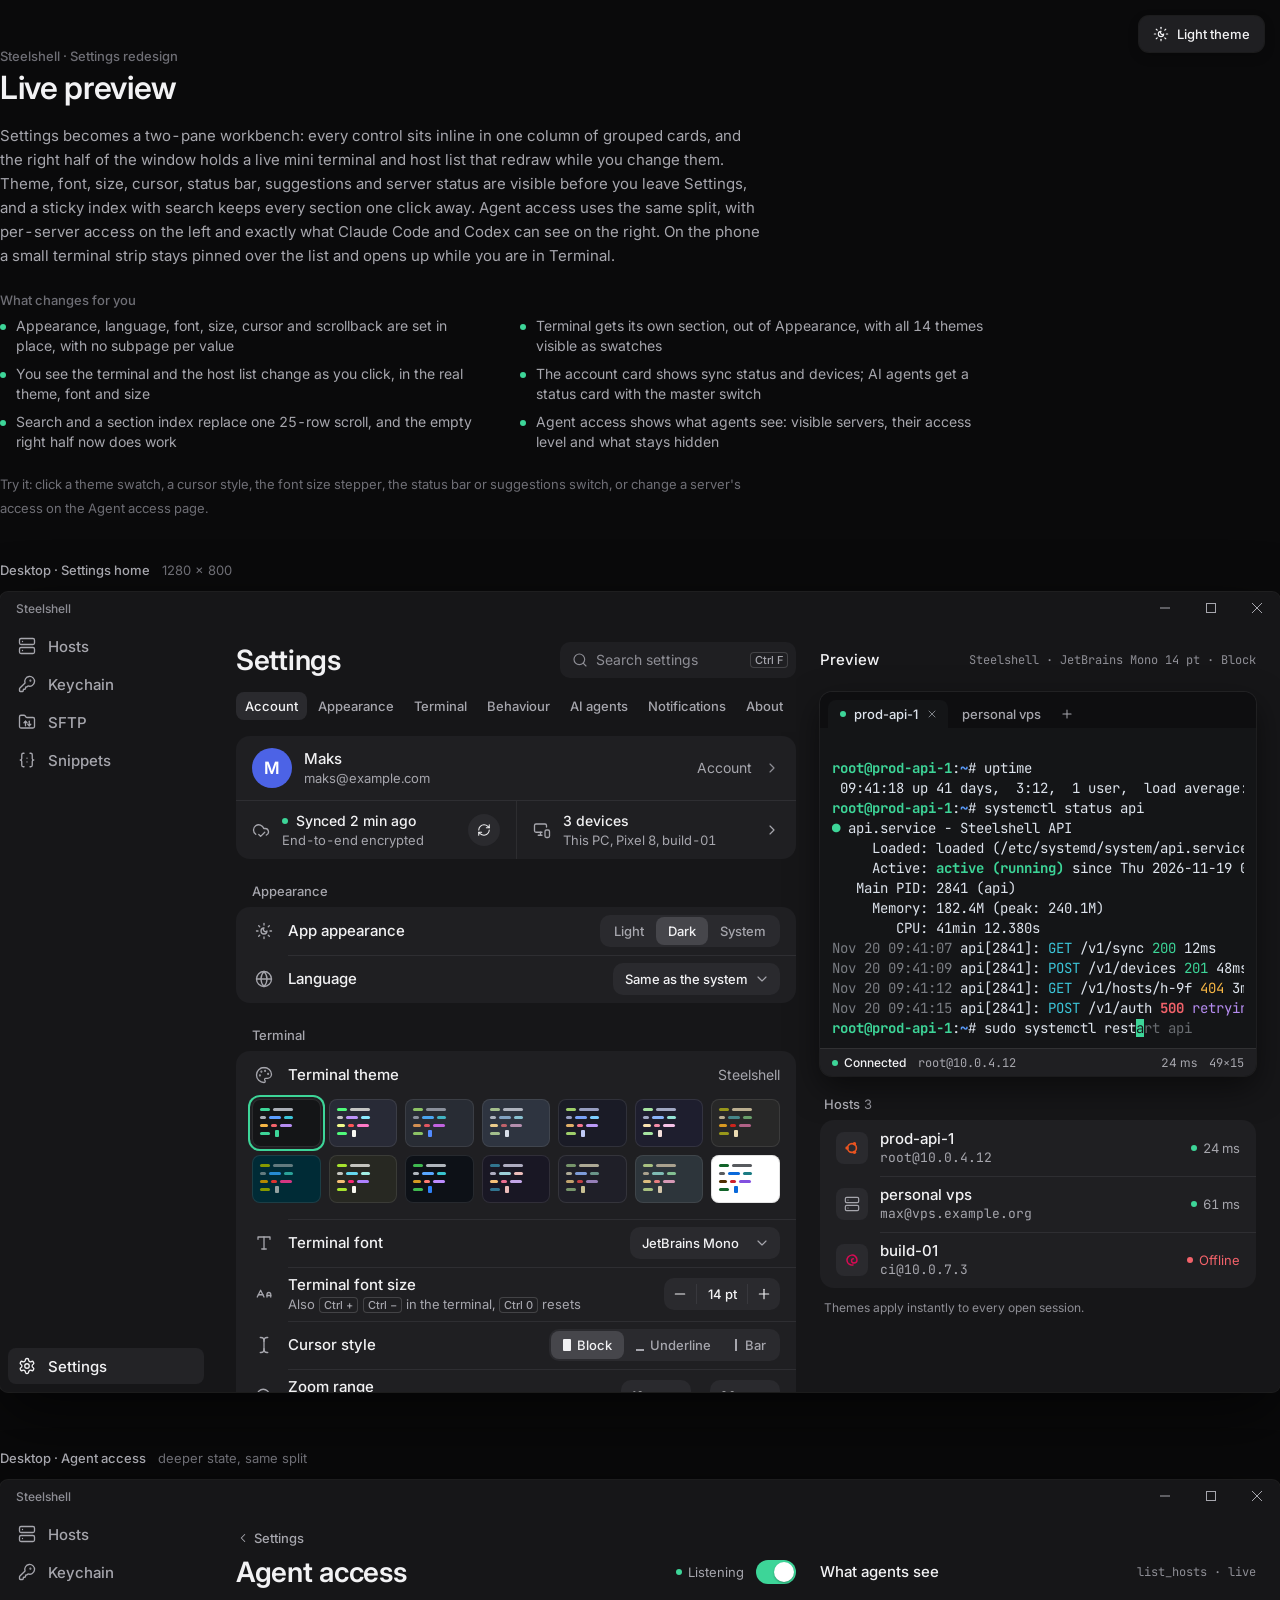
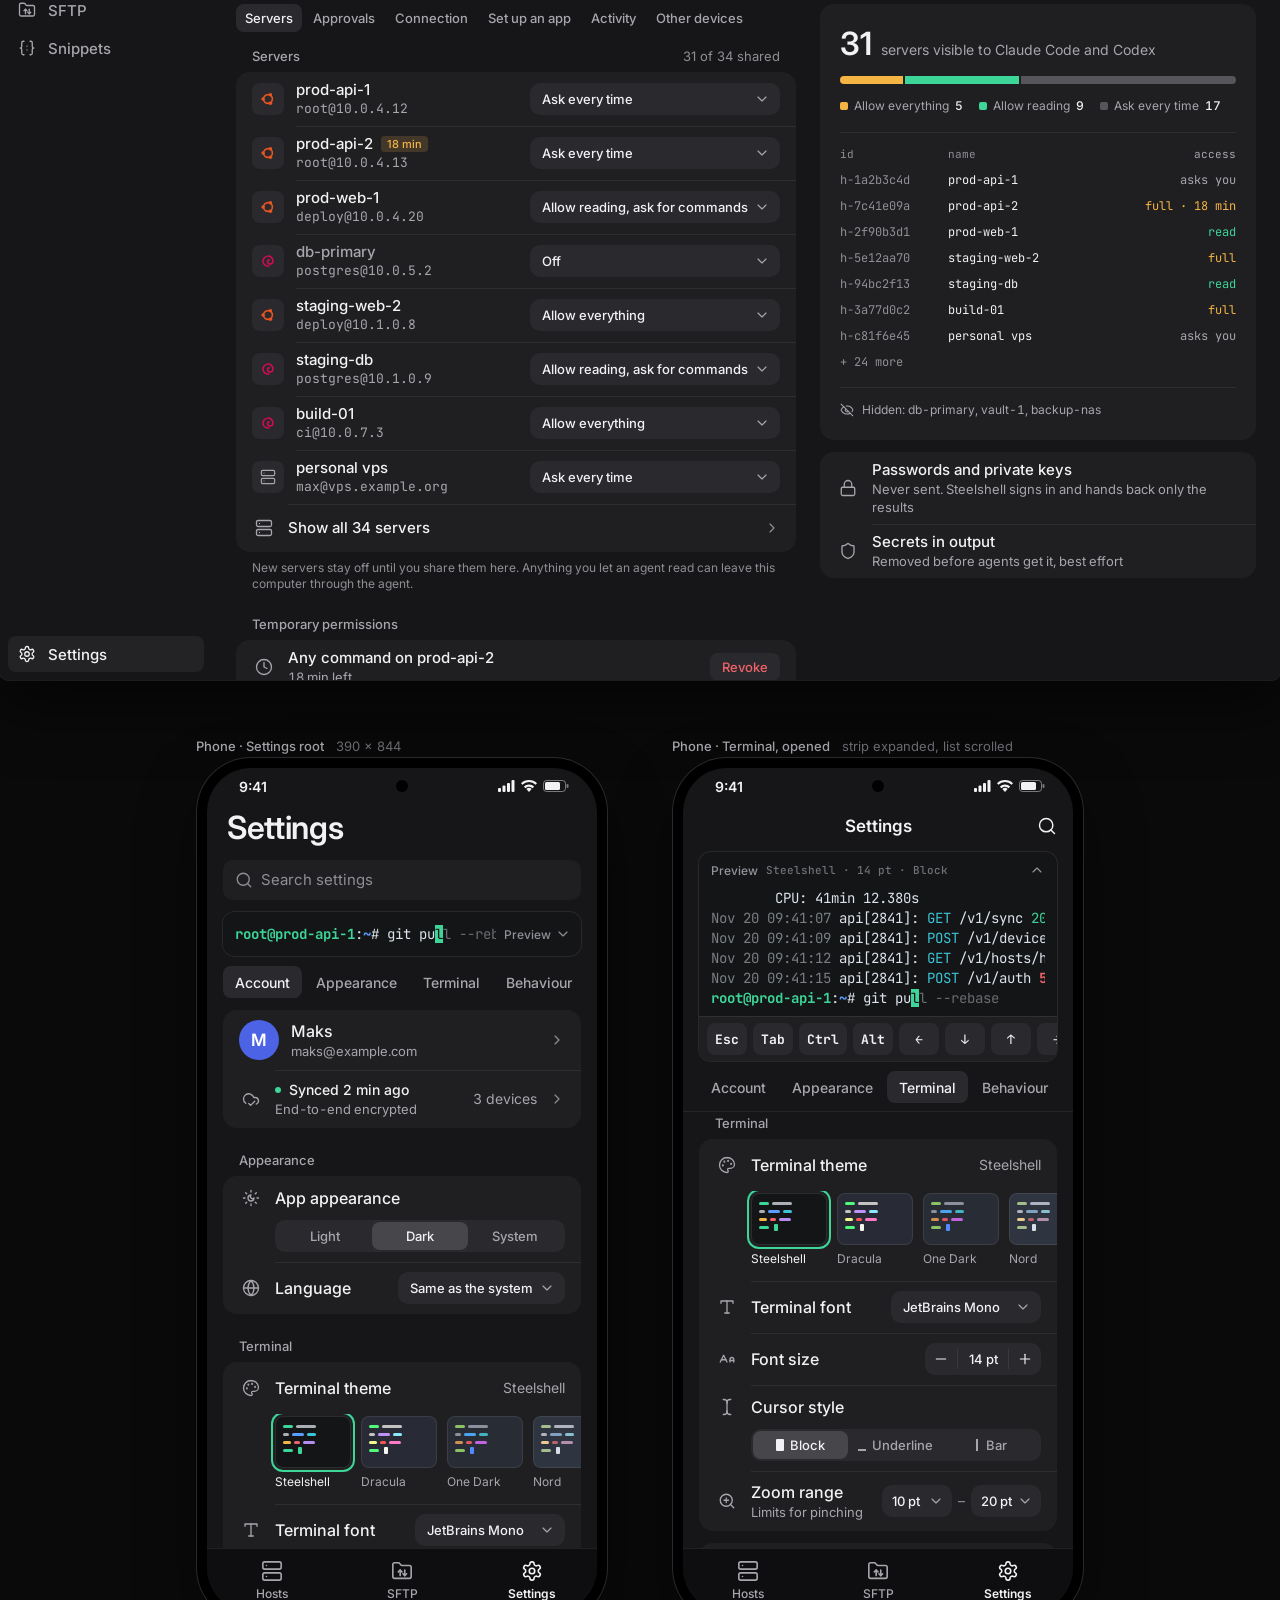
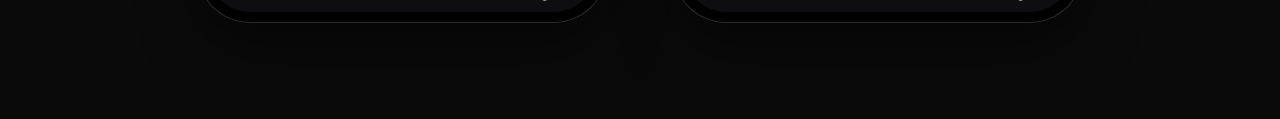
<file: preview/settings/v3.html>
<!doctype html>
<html lang="en">
<head>
<meta charset="utf-8">
<meta name="viewport" content="width=device-width, initial-scale=1">
<title>Steelshell · Settings · Live preview</title>
<link rel="preconnect" href="https://fonts.googleapis.com">
<link rel="preconnect" href="https://fonts.gstatic.com" crossorigin>
<link href="https://fonts.googleapis.com/css2?family=Inter:wght@400;500;600&family=JetBrains+Mono:wght@400;500;700&display=swap" rel="stylesheet">
<style>
*{box-sizing:border-box;margin:0;padding:0}
html,body{background:#0A0A0B}
button,select{font:inherit;color:inherit;background:none;border:0;cursor:pointer}
a{color:inherit;text-decoration:none;cursor:pointer}
i[data-i]{display:inline-grid;place-items:center;font-style:normal;flex:none}
i[data-i] svg{width:18px;height:18px;display:block}

.ss{min-height:100vh;font:400 14px/20px Inter,system-ui,sans-serif;font-variant-numeric:tabular-nums;-webkit-font-smoothing:antialiased;background:var(--page);color:var(--text);
  --t-bg:#141517;--t-fg:#DDE3EC;--t-cur:#3DD598;--t-size:14px;--t-lh:20px;--t-font:'JetBrains Mono',monospace;
  --k1:#F2626A;--k2:#3DD598;--k3:#F5B544;--k4:#5B9DFF;--k5:#B58CF0;--k6:#3CC5D8}
.ss.dark{color-scheme:dark;
  --page:#0A0A0B;--page-text:#A6A6AD;--page-faint:#6E6E75;
  --brand:#3DD598;--on-brand:#04150E;--link:#3DD598;
  --chrome:#0E0E10;--canvas:#161618;--card:#1F1F22;--card-hover:#29292D;--tile:#2A2A2E;
  --text:#F2F2F4;--muted:#A6A6AD;--faint:#8E8E95;--danger:#F2626A;--warning:#F5B544;
  --sep:rgba(242,242,244,.07);--hair:rgba(255,255,255,.08);
  --seg-bg:#2A2A2E;--seg-on:#46464B;--seg-shadow:none;--tog-off:#3A3A3E;
  --nav-on:#232326;--nav-on-shadow:none;--nav-on-icon:#F2F2F4;--chip-on:#2A2A2E;--chip-shadow:none;
  --search:#1F1F22;--card-shadow:none;--key:#2A2A2E;
  --win-edge:rgba(255,255,255,.09);--win-shadow:0 24px 64px rgba(0,0,0,.6);
  --pv-shadow:0 0 0 1px rgba(255,255,255,.06),0 12px 32px rgba(0,0,0,.5);
  --kc:rgba(255,255,255,.16);--bar-ask:#55555B;--bezel:#000;--bezel-edge:#2A2A2E}
.ss.light{color-scheme:light;
  --page:#DCDCE2;--page-text:#45454D;--page-faint:#6E6E78;
  --brand:#1B875E;--on-brand:#fff;--link:#126B48;
  --chrome:#E9E9EE;--canvas:#F2F2F7;--card:#FFFFFF;--card-hover:#F4F4F8;--tile:#F2F2F7;
  --text:#111114;--muted:#5C5C66;--faint:#65656F;--danger:#BD3844;--warning:#956600;
  --sep:rgba(17,17,20,.1);--hair:rgba(0,0,0,.08);
  --seg-bg:#EEEEF2;--seg-on:#FFFFFF;--seg-shadow:0 1px 2px rgba(0,0,0,.12),0 0 0 .5px rgba(0,0,0,.06);--tog-off:#DCDCE2;
  --nav-on:#FFFFFF;--nav-on-shadow:0 1px 2px rgba(0,0,0,.05);--nav-on-icon:#1B875E;--chip-on:#FFFFFF;--chip-shadow:0 1px 2px rgba(0,0,0,.06);
  --search:#E4E4EA;--card-shadow:0 1px 2px rgba(0,0,0,.04);--key:#E9E9EE;
  --win-edge:rgba(0,0,0,.10);--win-shadow:0 24px 64px rgba(0,0,0,.16);
  --pv-shadow:0 0 0 1px rgba(0,0,0,.06),0 10px 28px rgba(0,0,0,.12);
  --kc:rgba(0,0,0,.16);--bar-ask:#C2C2CA;--bezel:#18181A;--bezel-edge:#18181A}

.mono{font-family:'JetBrains Mono',ui-monospace,monospace;font-size:12px;letter-spacing:0}
kbd{font:500 11px/16px Inter,sans-serif;padding:0 5px;border-radius:4px;box-shadow:inset 0 0 0 1px var(--kc);color:var(--muted);white-space:nowrap;display:inline-block}
.dot{display:inline-block;width:6px;height:6px;border-radius:3px;background:var(--faint);flex:none}
.dot.ok{background:var(--brand)} .dot.bad{background:var(--danger)} .dot.warn{background:var(--warning)}

/* page */
.note{max-width:1280px;margin:0 auto;padding:48px 0 40px;color:var(--page-text)}
.note-k{font:500 13px Inter;color:var(--page-faint)}
.note h1{font:600 32px/40px Inter;letter-spacing:-.01em;color:var(--text);margin:4px 0 16px}
.note p{max-width:760px;font-size:15px;line-height:24px}
.note h2{font:500 13px Inter;color:var(--page-faint);margin:24px 0 8px}
.note ul{list-style:none;display:grid;grid-template-columns:1fr 1fr;gap:8px 40px;max-width:1000px}
.note li{font-size:14px;line-height:20px;padding-left:16px;position:relative}
.note li::before{content:'';position:absolute;left:0;top:8px;width:6px;height:6px;border-radius:3px;background:var(--brand)}
.note .try{margin-top:20px;font-size:13px;color:var(--page-faint)}
.theme-btn{position:fixed;top:16px;right:16px;z-index:50;height:36px;padding:0 14px;border-radius:10px;background:var(--card);color:var(--text);font:500 13px Inter;box-shadow:0 0 0 1px var(--hair),0 4px 12px rgba(0,0,0,.2);display:flex;align-items:center;gap:8px}
.theme-btn i svg{width:16px;height:16px}
.stage{display:flex;flex-direction:column;align-items:center;gap:56px;padding:0 60px 96px}
.fr figcaption{font:500 13px/20px Inter;color:var(--page-text);margin-bottom:12px;display:flex;gap:12px;align-items:baseline}
.fr figcaption span{color:var(--page-faint);font-weight:400}
.phones{display:flex;gap:64px;width:1280px;justify-content:center}

/* desktop window */
.win{width:1280px;height:800px;border-radius:8px;overflow:hidden;background:var(--canvas);box-shadow:0 0 0 1px var(--win-edge),var(--win-shadow);display:flex;flex-direction:column}
.tb{height:32px;flex:none;display:flex;align-items:center;padding-left:16px;font:500 12px Inter;color:var(--faint)}
.tb-sp{flex:1}
.tb-btn{width:46px;height:32px;display:grid;place-items:center;color:var(--muted)}
.tb-btn svg{width:10px;height:10px}
.app{flex:1;display:flex;min-height:0}
.nav{width:212px;flex:none;display:flex;flex-direction:column;gap:2px;padding:4px 8px 8px}
.nv{height:36px;display:flex;align-items:center;gap:12px;padding:0 10px;border-radius:8px;font:500 15px Inter;color:var(--muted)}
.nv i svg{width:18px;height:18px}
.nv.on{background:var(--nav-on);box-shadow:var(--nav-on-shadow);color:var(--text)}
.nv.on i{color:var(--nav-on-icon)}
.nv-sp{flex:1}
.set{flex:1;min-width:0;display:grid;grid-template-columns:560px minmax(0,1fr);column-gap:24px;padding:0 24px;height:100%}

/* left pane */
.lp{position:relative;height:100%;overflow-y:auto;scrollbar-width:none;padding-bottom:40px}
.lp::-webkit-scrollbar{display:none}
.lp-head{position:sticky;top:0;z-index:5;background:var(--canvas);padding:16px 0 12px}
.lp-head::after{content:'';position:absolute;left:-24px;right:-24px;bottom:0;height:1px;background:var(--sep);opacity:0;transition:opacity .15s}
.lp-head.scrolled::after{opacity:1}
.lp-title{height:40px;display:flex;align-items:center;justify-content:space-between;gap:16px}
.lp-title h1{font:600 28px/36px Inter;letter-spacing:-.01em}
.search{width:236px;height:36px;border-radius:10px;background:var(--search);display:flex;align-items:center;gap:8px;padding:0 8px 0 12px;color:var(--faint);font-size:14px}
.search span{flex:1}
.search i svg{width:16px;height:16px}
.chips{display:flex;gap:2px;margin-top:12px}
.chips button{height:28px;padding:0 9px;border-radius:8px;font:500 13px Inter;color:var(--muted);white-space:nowrap;transition:background-color .15s,color .15s}
.chips button:hover{color:var(--text)}
.chips button.on{background:var(--chip-on);box-shadow:var(--chip-shadow);color:var(--text)}
.back{display:inline-flex;align-items:center;gap:4px;height:20px;margin-bottom:4px;font:500 13px Inter;color:var(--muted)}
.back i svg{width:14px;height:14px}

.sec{margin-top:24px}
.sec.first{margin-top:4px}
.sec-h{font:500 13px/16px Inter;color:var(--muted);padding:0 16px 8px;display:flex;justify-content:space-between}
.sec-h span{font-weight:400;color:var(--faint)}
.foot{font-size:12px;line-height:16px;color:var(--faint);padding:8px 16px 0}
.card{background:var(--card);border-radius:14px;box-shadow:var(--card-shadow);overflow:hidden}
.card+.card{margin-top:12px}
.row{display:flex;align-items:center;gap:12px;min-height:48px;padding:8px 16px;position:relative}
.row+.row::before,.sw-grid+.row::before,.sw-row+.row::before{content:'';position:absolute;top:0;left:52px;right:0;height:1px;background:var(--sep)}
.row:has(> .os)::before,.row:has(> .tile-ic)::before{left:60px}
.am .play i svg{width:14px;height:14px}
.row.link{cursor:pointer;transition:background-color .15s}
.row.link:hover{background:var(--card-hover)}
.row .ic{width:24px;height:24px;color:var(--muted)}
.lb{flex:1;min-width:0;display:flex;flex-direction:column}
.t{font:500 15px/20px Inter}
.t2{font:500 14px/20px Inter;display:flex;align-items:center;gap:8px}
.h{font-size:13px;line-height:18px;color:var(--muted)}
.h kbd{margin:0 1px}
.val{font-size:14px;color:var(--muted);white-space:nowrap}
.chev{color:var(--faint)} .chev svg{width:16px!important;height:16px!important}
.danger-t{color:var(--danger)} .danger-t .ic{color:var(--danger)}
.link-t{color:var(--link)}

/* controls */
.tog{width:40px;height:24px;border-radius:12px;background:var(--tog-off);position:relative;flex:none;transition:background-color .15s}
.tog::after{content:'';position:absolute;top:2px;left:2px;width:20px;height:20px;border-radius:10px;background:#fff;box-shadow:0 1px 2px rgba(0,0,0,.3);transition:transform .15s}
.tog[aria-checked=true]{background:var(--brand)}
.tog[aria-checked=true]::after{transform:translateX(16px)}
.seg{display:inline-flex;padding:2px;border-radius:10px;background:var(--seg-bg);flex:none}
.seg button{height:28px;padding:0 12px;border-radius:8px;font:500 13px Inter;color:var(--muted);display:flex;align-items:center;justify-content:center;gap:6px;white-space:nowrap;transition:background-color .15s,color .15s}
.seg button.on{background:var(--seg-on);box-shadow:var(--seg-shadow);color:var(--text)}
.seg.full{display:flex}
.seg.full button{flex:1;padding:0 4px}
.cg{display:inline-block;width:8px;height:12px;flex:none}
.cg.blk{background:currentColor;border-radius:1px}
.cg.und{border-bottom:2px solid currentColor}
.cg.bar{border-left:2px solid currentColor;width:4px}
.selw{position:relative;display:inline-flex;flex:none}
.selw select{appearance:none;-webkit-appearance:none;height:32px;border-radius:10px;background:var(--seg-bg);padding:0 32px 0 12px;font:500 13px Inter;color:var(--text);outline:none}
.selw select:focus-visible{box-shadow:0 0 0 2px var(--brand)}
.selw i{position:absolute;right:10px;top:8px;color:var(--muted);pointer-events:none}
.selw i svg{width:16px;height:16px}
.selw.sm select{padding:0 28px 0 10px}
.selw.sm i{right:8px}
.range{display:flex;align-items:center;gap:6px;color:var(--faint)}
.step{display:inline-flex;align-items:center;height:32px;border-radius:10px;background:var(--seg-bg);flex:none}
.step button{width:32px;height:32px;display:grid;place-items:center;color:var(--text);border-radius:10px}
.step button:hover{background:var(--hair)}
.step button i svg{width:16px;height:16px}
.step output{min-width:52px;text-align:center;font:500 13px Inter;border-left:1px solid var(--sep);border-right:1px solid var(--sep);line-height:20px}
.btn-s{height:28px;padding:0 12px;border-radius:8px;background:var(--seg-bg);font:500 13px Inter;color:var(--text);white-space:nowrap;flex:none;display:inline-flex;align-items:center;gap:6px}
.btn-s.danger{color:var(--danger)}
.btn-s i svg{width:14px;height:14px}
.play{width:32px;height:32px;border-radius:16px;background:var(--seg-bg);display:grid;place-items:center;color:var(--text);flex:none}
.play i svg{width:12px;height:12px}

/* swatches */
.sw-grid{display:grid;grid-template-columns:repeat(7,1fr);gap:8px;padding:0 16px 16px}
.sw-b{display:flex;flex-direction:column;gap:6px;align-items:stretch;text-align:left}
.sw{position:relative;display:flex;flex-direction:column;gap:5px;height:48px;border-radius:8px;padding:9px 8px;background:var(--sbg);box-shadow:inset 0 0 0 1px rgba(128,128,128,.22);transition:box-shadow .15s}
.sw-b:hover .sw{box-shadow:inset 0 0 0 1px rgba(128,128,128,.5)}
.sw.on{box-shadow:inset 0 0 0 1px rgba(128,128,128,.22),0 0 0 2px var(--card),0 0 0 4px var(--brand)}
.sw .l{display:flex;gap:3px;height:3px}
.sw .l b{height:3px;border-radius:2px;display:block}
.sw .sc{position:absolute;width:4px;height:7px;border-radius:1px;left:23px;top:31px}
.sw-n{font-size:12px;line-height:16px;color:var(--muted);white-space:nowrap;overflow:hidden;text-overflow:ellipsis}
.sw-b.on .sw-n{color:var(--text)}

/* terminal */
.term{background:var(--t-bg);color:var(--t-fg);font-family:var(--t-font);font-size:var(--t-size);line-height:var(--t-lh);overflow:hidden;font-variant-ligatures:none;font-variant-numeric:normal}
.term .ti{height:100%;display:flex;flex-direction:column;justify-content:flex-end;overflow:hidden}
.term .ln{white-space:pre;height:var(--t-lh);flex:none}
.k1{color:var(--k1)}.k2{color:var(--k2)}.k3{color:var(--k3)}.k4{color:var(--k4)}.k5{color:var(--k5)}.k6{color:var(--k6)}
.kd{color:var(--t-fg);opacity:.5}
.b{font-weight:700}
.cur{color:var(--t-fg);opacity:1}
.ss:not(.no-suggest) .cur{color:color-mix(in srgb,var(--t-fg) 42%,transparent)}
.ghost{color:var(--t-fg);opacity:.42}
.ss.no-suggest .ghost{display:none}
.ss.cur-block .cur{background:var(--t-cur);color:var(--t-bg)!important}
.ss.cur-underline .cur{box-shadow:inset 0 -2px 0 var(--t-cur)}
.ss.cur-bar .cur{box-shadow:inset 2px 0 0 var(--t-cur)}
.ss.smooth .cur{transition:box-shadow .12s,background-color .12s}

/* desktop preview */
.rp{padding-top:16px;min-width:0}
.rp.ag{padding-top:40px}
.rp-head{height:40px;display:flex;align-items:center;justify-content:space-between;gap:12px}
.rp-t{font:500 15px/20px Inter}
.rp-cap{color:var(--faint);white-space:nowrap;overflow:hidden;text-overflow:ellipsis}
.pv-win{margin-top:12px;border-radius:12px;overflow:hidden;box-shadow:var(--pv-shadow);background:var(--t-bg)}
.pv-tabs{height:36px;background:var(--chrome);display:flex;align-items:flex-end;gap:2px;padding:0 8px}
.pv-tab{height:28px;display:flex;align-items:center;gap:8px;padding:0 10px 0 12px;border-radius:8px 8px 0 0;font:500 13px Inter;color:var(--muted)}
.pv-tab i svg{width:12px;height:12px;opacity:.6}
.pv-tab.on{background:var(--t-bg);color:var(--t-fg)}
.pv-add{height:28px;width:28px;color:var(--muted)} .pv-add svg{width:14px!important;height:14px!important}
.pv-term{height:320px;padding:10px 12px}
.pv-status{height:28px;background:var(--card);border-top:1px solid var(--hair);display:flex;align-items:center;gap:12px;padding:0 12px;font-size:12px;color:var(--muted)}
.pv-status .sp{flex:1}
.pv-status .t2{font:500 12px Inter;gap:6px;color:var(--text)}
.ss.no-statusbar .pv-status{display:none}
.ss.no-statusbar .pv-term{height:348px}
.pv-hh{font:500 13px/16px Inter;color:var(--muted);margin:20px 0 8px 4px}
.pv-hh span{color:var(--faint);font-weight:400;margin-left:4px}
.hrow{display:flex;align-items:center;gap:12px;height:56px;padding:0 16px;position:relative}
.hrow+.hrow::before{content:'';position:absolute;top:0;left:60px;right:0;height:1px;background:var(--sep)}
.os{width:32px;height:32px;border-radius:8px;background:var(--tile);display:grid;place-items:center;color:var(--muted);flex:none}
.os svg{width:16px;height:16px}
.hs{display:flex;align-items:center;gap:6px;font-size:13px;color:var(--muted);white-space:nowrap}
.hs.bad{color:var(--danger)}
.ss.no-hoststatus .hs{visibility:hidden}
.pv-note{font-size:12px;line-height:16px;color:var(--faint);margin:12px 0 0 4px}

/* account */
.av{width:40px;height:40px;border-radius:20px;background:#4C63E6;color:#fff;font:600 17px/40px Inter;text-align:center;flex:none}
.acct{min-height:64px;padding:12px 16px}
.acct-meta{display:grid;grid-template-columns:1fr 1fr;border-top:1px solid var(--sep)}
.am{display:flex;align-items:center;gap:12px;padding:10px 16px;min-height:56px}
.am+.am{border-left:1px solid var(--sep)}
.am>i{color:var(--muted)}
a.am:hover{background:var(--card-hover)}

/* agents card */
.tile-ic{width:32px;height:32px;border-radius:8px;background:var(--tile);display:grid;place-items:center;color:var(--text);flex:none}
.tile-ic svg{width:18px;height:18px}
.h .dot{margin-right:6px;vertical-align:1px}
.stats{display:grid;grid-template-columns:repeat(3,1fr);border-top:1px solid var(--sep)}
.st{padding:10px 16px 12px;display:flex;flex-direction:column;gap:2px}
.st+.st{border-left:1px solid var(--sep)}
.st:hover{background:var(--card-hover)}
.st .n{font:500 20px/28px Inter;display:flex;align-items:center;gap:8px}
.st .sl{font-size:12px;line-height:16px;color:var(--muted)}
.ss.agents-off .st .n{color:var(--faint)}
.banner{display:flex;gap:12px;align-items:flex-start;padding:12px 16px;background:var(--card);border-radius:14px;margin-bottom:12px;box-shadow:inset 0 0 0 1px color-mix(in srgb,var(--warning) 40%,transparent)}
.banner>i{color:var(--warning);margin-top:1px}

/* agent page */
.master{display:flex;align-items:center;gap:12px}
.master-st{font-size:13px;color:var(--muted);display:flex;align-items:center;gap:6px}
.ag-row .t{display:flex;align-items:center;gap:8px}
.ag-row.off .t{color:var(--muted)}
.tag{font:500 11px/16px Inter;padding:0 6px;border-radius:4px;background:color-mix(in srgb,var(--warning) 16%,transparent);color:var(--warning)}
.act .lb .t{font:500 13px/20px 'JetBrains Mono',monospace}
.act .lb .t em{font:400 13px Inter;color:var(--muted);font-style:normal}
.when{font-size:12px;color:var(--faint)}
.ws{padding:20px}
.ws-top{display:flex;align-items:baseline;gap:10px}
.ws-n{font:600 32px/40px Inter;letter-spacing:-.01em}
.ws-l{color:var(--muted);font-size:14px}
.ws-bar{display:flex;gap:2px;height:8px;margin-top:12px;border-radius:4px;overflow:hidden}
.ws-bar b{display:block;height:8px;transition:flex-grow .2s}
.f-full{background:var(--warning)} .f-read{background:var(--brand)} .f-ask{background:var(--bar-ask)}
.ws-leg{display:flex;gap:16px;margin-top:12px;font-size:12px;color:var(--muted)}
.ws-leg span{display:flex;align-items:center;gap:6px}
.ws-leg em{font-style:normal;color:var(--text);font-weight:500}
.sq{width:8px;height:8px;border-radius:2px;display:inline-block}
.ws-tbl{margin-top:16px;border-top:1px solid var(--sep);padding-top:8px}
.wr{display:grid;grid-template-columns:96px 1fr auto;gap:12px;height:26px;align-items:center;font:400 12px 'JetBrains Mono',monospace}
.wr .id{color:var(--faint)}
.wr.wh{color:var(--faint);font-size:11px}
.wr .ac{text-align:right;color:var(--muted)}
.wr .ac.full{color:var(--warning)} .wr .ac.read{color:var(--brand)}
.wr.more{grid-template-columns:1fr;color:var(--faint)}
.ws-hid{display:flex;align-items:center;gap:8px;margin-top:12px;padding-top:12px;border-top:1px solid var(--sep);font-size:12px;color:var(--muted)}
.ws-hid i svg{width:14px;height:14px}
.ss.agents-off .ws-tbl,.ss.agents-off .ws-bar,.ss.agents-off .ws-leg,.ss.agents-off .ws-hid{opacity:.35}

/* phone */
.phone{width:390px;height:844px;border-radius:44px;overflow:hidden;background:var(--canvas);position:relative;display:flex;flex-direction:column;box-shadow:0 0 0 10px var(--bezel),0 0 0 11px var(--bezel-edge),var(--win-shadow);margin:11px}
.p-sb{height:36px;flex:none;display:flex;align-items:center;justify-content:space-between;padding:0 28px 0 32px;font:600 14px Inter;position:relative}
.p-cam{position:absolute;left:50%;top:12px;width:12px;height:12px;margin-left:-6px;border-radius:6px;background:#000}
.p-sbi{display:flex;gap:6px;align-items:center}
.p-sbi svg{display:block;fill:currentColor}
.p-bar{display:none;height:44px;flex:none;align-items:center;justify-content:center;position:relative;font:600 17px Inter}
.p-bar i{position:absolute;right:16px;top:12px;color:var(--text)} .p-bar i svg{width:20px;height:20px}
.phone.opened .p-bar{display:flex}
.phone.opened .p-large,.phone.opened .p-search{display:none}
.p-scroll{flex:1;overflow-y:auto;position:relative;scrollbar-width:none}
.p-scroll::-webkit-scrollbar{display:none}
.p-large{padding:4px 20px 0}
.p-large h1{font:600 32px/40px Inter;letter-spacing:-.01em}
.p-search{margin:12px 16px 0;height:40px;border-radius:10px;background:var(--search);display:flex;align-items:center;gap:8px;padding:0 12px;color:var(--faint);font-size:15px}
.p-pin{position:sticky;top:0;z-index:5;background:var(--canvas);padding:12px 16px 8px}
.phone.opened .p-pin{padding-top:4px;box-shadow:0 1px 0 var(--sep)}
.strip{border-radius:12px;overflow:hidden;background:var(--t-bg);box-shadow:0 0 0 1px var(--hair);cursor:pointer}
.strip-head{display:none;height:28px;align-items:center;gap:8px;padding:8px 12px 0;font:500 12px Inter;color:color-mix(in srgb,var(--t-fg) 62%,transparent)}
.strip-head .mono{font-size:11px;color:color-mix(in srgb,var(--t-fg) 45%,transparent);flex:1}
.strip-head i svg{width:16px;height:16px}
.strip-row{display:flex;align-items:center}
.strip-term{flex:1;height:calc(var(--t-lh) + 24px);padding:12px 0 12px 12px}
.strip-open{display:flex;align-items:center;gap:4px;padding:0 10px 0 8px;font:500 12px Inter;color:color-mix(in srgb,var(--t-fg) 60%,transparent);white-space:nowrap}
.strip-open i svg{width:16px;height:16px}
.xkeys{display:none;gap:6px;padding:6px 8px;background:var(--card);border-top:1px solid var(--hair);overflow:hidden}
.xkeys b{height:32px;min-width:40px;padding:0 8px;border-radius:8px;background:var(--key);display:grid;place-items:center;font:700 13px 'JetBrains Mono',monospace;color:var(--text);flex:none}
.phone.xo .strip-head{display:flex}
.phone.xo .strip-open{display:none}
.phone.xo .strip-term{height:calc(var(--t-lh) * 6 + 16px);padding:8px 12px}
.phone.xo .xkeys{display:flex}
.p-chips{margin:10px -16px 0;padding:0 16px;overflow-x:auto;scrollbar-width:none}
.p-chips::-webkit-scrollbar{display:none}
.p-chips button{height:32px;padding:0 12px;font-size:14px}
.p-body{padding:0 16px 24px}
.phone .row{min-height:52px;padding:10px 16px}
.phone .t{font-size:16px;line-height:22px}
.row.stack{flex-direction:column;align-items:stretch;gap:10px}
.row.stack .rh{display:flex;align-items:center;gap:12px}
.row.stack .seg{margin-left:36px}
.sw-row{display:flex;gap:10px;overflow-x:auto;scrollbar-width:none;padding:2px 16px 14px 52px}
.sw-row::-webkit-scrollbar{display:none}
.sw-row .sw-b{width:76px;flex:none}
.sw-row .sw{height:52px}
.p-nav{height:64px;flex:none;display:flex;background:var(--chrome);border-top:1px solid var(--hair)}
.p-nav a{flex:1;display:flex;flex-direction:column;align-items:center;justify-content:center;gap:4px;font:500 12px Inter;color:var(--muted)}
.p-nav a i svg{width:22px;height:22px}
.p-nav a.on{color:var(--text);font-weight:600}

/* shot modes */
.shot .note,.shot .theme-btn{display:none}
.shot-desk .stage,.shot-agent .stage{padding:0;gap:0}
.shot-desk #f-agent,.shot-desk #f-phone,.shot-agent #f-desk,.shot-agent #f-phone{display:none}
.shot-desk figcaption,.shot-agent figcaption{display:none}
.shot-desk .win,.shot-agent .win{border-radius:0;box-shadow:none}
.shot-phone #f-desk,.shot-phone #f-agent{display:none}
.shot-phone .stage{padding:28px 24px}
.shot-phone .phones{width:auto;gap:48px}
</style>
</head>
<body>
<div class="ss dark cur-block smooth" id="ss">

<button class="theme-btn" id="themeBtn"><i data-i="sunmoon"></i><span>Light theme</span></button>

<header class="note">
  <div class="note-k">Steelshell · Settings redesign</div>
  <h1>Live preview</h1>
  <p>Settings becomes a two-pane workbench: every control sits inline in one column of grouped cards, and the right half of the window holds a live mini terminal and host list that redraw while you change them. Theme, font, size, cursor, status bar, suggestions and server status are visible before you leave Settings, and a sticky index with search keeps every section one click away. Agent access uses the same split, with per-server access on the left and exactly what Claude Code and Codex can see on the right. On the phone a small terminal strip stays pinned over the list and opens up while you are in Terminal.</p>
  <h2>What changes for you</h2>
  <ul>
    <li>Appearance, language, font, size, cursor and scrollback are set in place, with no subpage per value</li>
    <li>Terminal gets its own section, out of Appearance, with all 14 themes visible as swatches</li>
    <li>You see the terminal and the host list change as you click, in the real theme, font and size</li>
    <li>The account card shows sync status and devices; AI agents get a status card with the master switch</li>
    <li>Search and a section index replace one 25-row scroll, and the empty right half now does work</li>
    <li>Agent access shows what agents see: visible servers, their access level and what stays hidden</li>
  </ul>
  <p class="try">Try it: click a theme swatch, a cursor style, the font size stepper, the status bar or suggestions switch, or change a server's access on the Agent access page.</p>
</header>

<main class="stage">

<!-- ================= DESKTOP: SETTINGS HOME ================= -->
<figure class="fr" id="f-desk">
  <figcaption>Desktop · Settings home <span>1280 × 800</span></figcaption>
  <div class="win">
    <div class="tb" data-titlebar></div>
    <div class="app">
      <nav class="nav" data-nav></nav>
      <div class="set">
        <div class="lp" data-lp>
          <div class="lp-head">
            <div class="lp-title"><h1>Settings</h1><label class="search"><i data-i="search"></i><span>Search settings</span><kbd>Ctrl F</kbd></label></div>
            <div class="chips">
              <button data-to="account" class="on">Account</button><button data-to="appearance">Appearance</button><button data-to="terminal">Terminal</button><button data-to="behaviour">Behaviour</button><button data-to="agents">AI agents</button><button data-to="notifications">Notifications</button><button data-to="about">About</button>
            </div>
          </div>

          <section class="sec first" data-sec="account">
            <div class="card">
              <a class="row link acct"><span class="av">M</span><span class="lb"><span class="t">Maks</span><span class="h">maks@example.com</span></span><span class="val">Account</span><i data-i="chev" class="chev"></i></a>
              <div class="acct-meta">
                <div class="am"><i data-i="cloudcheck"></i><span class="lb"><span class="t2"><span class="dot ok"></span>Synced 2 min ago</span><span class="h">End-to-end encrypted</span></span><button class="play" aria-label="Sync now" title="Sync now"><i data-i="refresh"></i></button></div>
                <a class="am"><i data-i="devices"></i><span class="lb"><span class="t2">3 devices</span><span class="h">This PC, Pixel 8, build-01</span></span><i data-i="chev" class="chev"></i></a>
              </div>
            </div>
          </section>

          <section class="sec" data-sec="appearance">
            <h2 class="sec-h">Appearance</h2>
            <div class="card">
              <div class="row"><i data-i="sunmoon" class="ic"></i><span class="lb"><span class="t">App appearance</span></span>
                <span class="seg" data-seg="appearance"><button data-v="light">Light</button><button data-v="dark">Dark</button><button data-v="system">System</button></span></div>
              <div class="row"><i data-i="globe" class="ic"></i><span class="lb"><span class="t">Language</span></span>
                <span class="selw"><select data-sel="lang" aria-label="Language"><option value="system">Same as the system</option><option value="en">English</option><option value="ru">Русский</option></select><i data-i="chevd"></i></span></div>
            </div>
          </section>

          <section class="sec" data-sec="terminal">
            <h2 class="sec-h">Terminal</h2>
            <div class="card">
              <div class="row"><i data-i="palette" class="ic"></i><span class="lb"><span class="t">Terminal theme</span></span><span class="val" data-out="themeName">Steelshell</span></div>
              <div class="sw-grid" data-swatches="grid"></div>
              <div class="row"><i data-i="type" class="ic"></i><span class="lb"><span class="t">Terminal font</span></span>
                <span class="selw"><select data-sel="font" aria-label="Terminal font"><option>Cascadia Mono</option><option>JetBrains Mono</option><option>Fira Code</option><option>Source Code Pro</option></select><i data-i="chevd"></i></span></div>
              <div class="row"><i data-i="size" class="ic"></i><span class="lb"><span class="t">Terminal font size</span><span class="h">Also <kbd>Ctrl +</kbd> <kbd>Ctrl −</kbd> in the terminal, <kbd>Ctrl 0</kbd> resets</span></span>
                <span class="step" data-step="size"><button data-d="-1" aria-label="Smaller"><i data-i="minus"></i></button><output data-out="size">14 pt</output><button data-d="1" aria-label="Larger"><i data-i="plus"></i></button></span></div>
              <div class="row"><i data-i="cursor" class="ic"></i><span class="lb"><span class="t">Cursor style</span></span>
                <span class="seg" data-seg="cursor"><button data-v="block"><b class="cg blk"></b>Block</button><button data-v="underline"><b class="cg und"></b>Underline</button><button data-v="bar"><b class="cg bar"></b>Bar</button></span></div>
              <div class="row"><i data-i="zoom" class="ic"></i><span class="lb"><span class="t">Zoom range</span><span class="h">Limits for Ctrl+plus or minus</span></span>
                <span class="range"><span class="selw sm"><select data-sel="zmin" aria-label="Smallest">ZMIN</select><i data-i="chevd"></i></span>–<span class="selw sm"><select data-sel="zmax" aria-label="Largest">ZMAX</select><i data-i="chevd"></i></span></span></div>
              <div class="row"><i data-i="spline" class="ic"></i><span class="lb"><span class="t">Smooth cursor</span><span class="h">The cursor glides to where it moves</span></span><button class="tog" data-tog="smooth" role="switch"></button></div>
            </div>
            <div class="card">
              <div class="row"><i data-i="panel" class="ic"></i><span class="lb"><span class="t">Status bar</span><span class="h">Connection, ping and terminal size under the terminal</span></span><button class="tog" data-tog="statusbar" role="switch"></button></div>
              <div class="row"><i data-i="zap" class="ic"></i><span class="lb"><span class="t">Command suggestions</span><span class="h">Grey hints from the commands you ran before</span></span><button class="tog" data-tog="suggest" role="switch"></button></div>
              <div class="row"><i data-i="layers" class="ic"></i><span class="lb"><span class="t">Scrollback</span><span class="h" data-out="scrollHint">10,000 lines, for new sessions</span></span>
                <span class="seg" data-seg="scrollback"><button data-v="1k">1k</button><button data-v="5k">5k</button><button data-v="10k">10k</button><button data-v="50k">50k</button><button data-v="100k">100k</button></span></div>
            </div>
            <div class="card">
              <a class="row link danger-t"><i data-i="trash" class="ic"></i><span class="lb"><span class="t">Clear command history</span></span></a>
            </div>
          </section>

          <section class="sec" data-sec="behaviour">
            <h2 class="sec-h">Behaviour</h2>
            <div class="card">
              <a class="row link"><i data-i="keyboard" class="ic"></i><span class="lb"><span class="t">Keyboard shortcuts</span></span><i data-i="chev" class="chev"></i></a>
              <div class="row"><i data-i="tray" class="ic"></i><span class="lb"><span class="t">Close to tray</span><span class="h">Keep running in the tray when the window closes</span></span><button class="tog" data-tog="tray" role="switch"></button></div>
              <div class="row"><i data-i="activity" class="ic"></i><span class="lb"><span class="t">Show server status</span><span class="h">Checks that each server answers and shows its ping</span></span><button class="tog" data-tog="hoststatus" role="switch"></button></div>
            </div>
          </section>

          <section class="sec" data-sec="agents">
            <h2 class="sec-h">AI agents</h2>
            <div class="card">
              <div class="row acct"><span class="tile-ic"><i data-i="cpu"></i></span><span class="lb"><span class="t">Agent access</span><span class="h" data-out="agentState"><span class="dot ok"></span>Listening on 127.0.0.1:47213</span></span><button class="tog" data-tog="agents" role="switch"></button></div>
              <div class="stats">
                <a class="st"><span class="n" data-out="sharedN">31</span><span class="sl">servers shared</span></a>
                <a class="st"><span class="n">2</span><span class="sl">apps connected</span></a>
                <a class="st"><span class="n"><span class="dot warn"></span>1</span><span class="sl">request waiting</span></a>
              </div>
            </div>
            <div class="card">
              <a class="row link"><i data-i="server" class="ic"></i><span class="lb"><span class="t">Servers and access levels</span></span><span class="val" data-out="sharedOf">31 of 34</span><i data-i="chev" class="chev"></i></a>
              <a class="row link"><i data-i="terminal" class="ic"></i><span class="lb"><span class="t">Set up an app</span></span><span class="val">Claude Code, Codex</span><i data-i="chev" class="chev"></i></a>
              <a class="row link"><i data-i="list" class="ic"></i><span class="lb"><span class="t">Activity</span></span><span class="val">128 this week</span><i data-i="chev" class="chev"></i></a>
              <a class="row link"><i data-i="devices" class="ic"></i><span class="lb"><span class="t">Agents on other devices</span></span><span class="val">build-01</span><i data-i="chev" class="chev"></i></a>
            </div>
          </section>

          <section class="sec" data-sec="notifications">
            <h2 class="sec-h">Notifications</h2>
            <div class="card">
              <div class="row"><i data-i="bell" class="ic"></i><span class="lb"><span class="t">Notifications from the terminal</span><span class="h">Shown when an app sends an OSC 9, 777 or 99 notification</span></span><button class="tog" data-tog="notif" role="switch"></button></div>
              <div class="row"><i data-i="eye" class="ic"></i><span class="lb"><span class="t">Also when the tab is on screen</span></span><button class="tog" data-tog="visible" role="switch"></button></div>
              <div class="row"><i data-i="bellring" class="ic"></i><span class="lb"><span class="t">Notify on the terminal bell</span></span><button class="tog" data-tog="bell" role="switch"></button></div>
            </div>
            <h2 class="sec-h" style="margin-top:16px">Sounds</h2>
            <div class="card">
              <div class="row"><i data-i="shieldq" class="ic"></i><span class="lb"><span class="t">Needs approval</span><span class="h">Claude Code asks before running a command</span></span><button class="play" aria-label="Play: Needs approval"><i data-i="play"></i></button></div>
              <div class="row"><i data-i="check" class="ic"></i><span class="lb"><span class="t">Agent finished</span><span class="h">An app in the terminal finished or waits for you</span></span><button class="play" aria-label="Play: Agent finished"><i data-i="play"></i></button></div>
              <div class="row"><i data-i="key" class="ic"></i><span class="lb"><span class="t">Access request</span><span class="h">An agent on another device asks for a server</span></span><button class="play" aria-label="Play: Access request"><i data-i="play"></i></button></div>
              <div class="row"><i data-i="bellring" class="ic"></i><span class="lb"><span class="t">Terminal bell</span><span class="h">A program on the server rang the bell</span></span><button class="play" aria-label="Play: Terminal bell"><i data-i="play"></i></button></div>
              <div class="row"><i data-i="login" class="ic"></i><span class="lb"><span class="t">New sign-in</span><span class="h">Shown without a sound</span></span></div>
            </div>
            <div class="card">
              <a class="row link"><i data-i="send" class="ic"></i><span class="lb"><span class="t">Send a test notification</span></span></a>
              <a class="row link"><i data-i="server" class="ic"></i><span class="lb"><span class="t">Set up on a server</span><span class="h">Port, secret link and settings for Claude Code, Codex and tmux</span></span><i data-i="chev" class="chev"></i></a>
            </div>
          </section>

          <section class="sec" data-sec="about">
            <h2 class="sec-h">About</h2>
            <div class="card">
              <div class="row"><i data-i="info" class="ic"></i><span class="lb"><span class="t">Version <span class="mono" style="font-size:14px;color:var(--muted);margin-left:6px">0.5.1</span></span><span class="h">You're up to date</span></span><button class="btn-s">Check now</button></div>
              <div class="row"><i data-i="refresh" class="ic"></i><span class="lb"><span class="t">Check for updates on start</span></span><button class="tog" data-tog="updates" role="switch"></button></div>
              <a class="row link"><i data-i="tag" class="ic"></i><span class="lb"><span class="t">Releases</span></span><i data-i="ext" class="chev"></i></a>
              <a class="row link"><i data-i="scroll" class="ic"></i><span class="lb"><span class="t">Open-source licenses</span></span><i data-i="chev" class="chev"></i></a>
            </div>
          </section>
        </div>

        <aside class="rp">
          <div class="rp-head"><span class="rp-t">Preview</span><span class="rp-cap mono" data-out="caption">Steelshell · JetBrains Mono 14 pt · Block</span></div>
          <div class="pv-win">
            <div class="pv-tabs">
              <span class="pv-tab on"><span class="dot ok"></span>prod-api-1<i data-i="x"></i></span>
              <span class="pv-tab">personal vps</span>
              <i data-i="plus" class="pv-add"></i>
            </div>
            <div class="term pv-term" data-term></div>
            <div class="pv-status"><span class="t2"><span class="dot ok"></span>Connected</span><span class="mono">root@10.0.4.12</span><span class="sp"></span><span>24 ms</span><span class="mono" data-out="grid">49×13</span></div>
          </div>
          <div class="pv-hh">Hosts<span>3</span></div>
          <div class="card" data-hosts></div>
          <p class="pv-note">Themes apply instantly to every open session.</p>
        </aside>
      </div>
    </div>
  </div>
</figure>

<!-- ================= DESKTOP: AGENT ACCESS ================= -->
<figure class="fr" id="f-agent">
  <figcaption>Desktop · Agent access <span>deeper state, same split</span></figcaption>
  <div class="win">
    <div class="tb" data-titlebar></div>
    <div class="app">
      <nav class="nav" data-nav></nav>
      <div class="set">
        <div class="lp" data-lp>
          <div class="lp-head">
            <a class="back"><i data-i="chevl"></i>Settings</a>
            <div class="lp-title"><h1>Agent access</h1><div class="master"><span class="master-st" data-out="agentState2"><span class="dot ok"></span>Listening</span><button class="tog" data-tog="agents" role="switch" aria-label="Allow agent access"></button></div></div>
            <div class="chips">
              <button data-to="a-servers" class="on">Servers</button><button data-to="a-approvals">Approvals</button><button data-to="a-conn">Connection</button><button data-to="a-setup">Set up an app</button><button data-to="a-activity">Activity</button><button data-to="a-other">Other devices</button>
            </div>
          </div>

          <section class="sec first" data-sec="a-servers">
            <h2 class="sec-h">Servers<span data-out="sharedCount">31 of 34 shared</span></h2>
            <div class="card" data-agent-rows></div>
            <p class="foot">New servers stay off until you share them here. Anything you let an agent read can leave this computer through the agent.</p>
          </section>

          <section class="sec" data-sec="a-grants" data-grant-sec>
            <h2 class="sec-h">Temporary permissions</h2>
            <div class="card">
              <div class="row"><i data-i="clock" class="ic"></i><span class="lb"><span class="t">Any command on prod-api-2</span><span class="h">18 min left</span></span><button class="btn-s danger" data-act="revoke">Revoke</button></div>
            </div>
          </section>

          <section class="sec" data-sec="a-approvals">
            <h2 class="sec-h">Approvals</h2>
            <div class="card">
              <div class="row"><i data-i="timer" class="ic"></i><span class="lb"><span class="t">Deny if unanswered after</span></span>
                <span class="seg" data-seg="timeout"><button data-v="1">1 min</button><button data-v="2">2 min</button><button data-v="5">5 min</button></span></div>
              <div class="row"><i data-i="window" class="ic"></i><span class="lb"><span class="t">Show the window for approvals</span><span class="h">Brings Steelshell to the front without taking keyboard focus</span></span><button class="tog" data-tog="showwin" role="switch"></button></div>
              <div class="row"><i data-i="shield" class="ic"></i><span class="lb"><span class="t">Hide secrets in output</span><span class="h">Removes saved passwords, private keys and common API tokens from what agents receive. Best effort.</span></span><button class="tog" data-tog="redact" role="switch"></button></div>
            </div>
            <p class="foot">If you don’t answer in time, Steelshell refuses the request and tells the app.</p>
          </section>

          <section class="sec" data-sec="a-conn">
            <h2 class="sec-h">Connection</h2>
            <div class="card">
              <div class="row"><i data-i="link" class="ic"></i><span class="lb"><span class="t">Server URL</span><span class="h mono">http://127.0.0.1:47213/mcp</span></span><button class="btn-s"><i data-i="copy"></i>Copy</button></div>
              <div class="row"><i data-i="key" class="ic"></i><span class="lb"><span class="t">Access token</span><span class="h mono">•••••••••••••••••••• 7f3a</span></span><button class="btn-s">Show token</button><button class="btn-s"><i data-i="copy"></i>Copy</button></div>
              <a class="row link link-t"><i data-i="refresh" class="ic" style="color:var(--link)"></i><span class="lb"><span class="t">Regenerate token</span></span></a>
            </div>
            <p class="foot">Only apps on this computer can connect, and only through the bridge or with this token.</p>
          </section>

          <section class="sec" data-sec="a-setup">
            <h2 class="sec-h">Set up an app</h2>
            <div class="card">
              <a class="row link"><span class="tile-ic"><i data-i="terminal"></i></span><span class="lb"><span class="t">Claude Code</span><span class="h"><span class="dot ok"></span>Through the bridge · last request 09:41</span></span><i data-i="chev" class="chev"></i></a>
              <a class="row link"><span class="tile-ic"><i data-i="terminal"></i></span><span class="lb"><span class="t">Codex</span><span class="h"><span class="dot ok"></span>With the access token · yesterday</span></span><i data-i="chev" class="chev"></i></a>
              <a class="row link"><span class="tile-ic"><i data-i="plug"></i></span><span class="lb"><span class="t">Other MCP app</span><span class="h">Claude Desktop, Cursor, VS Code, Gemini CLI, Windsurf…</span></span><i data-i="chev" class="chev"></i></a>
            </div>
          </section>

          <section class="sec" data-sec="a-activity">
            <h2 class="sec-h">Activity</h2>
            <div class="card act">
              <div class="row"><i data-i="terminal" class="ic"></i><span class="lb"><span class="t">systemctl status nginx <em>on prod-web-1</em></span><span class="h">Allowed by server setting</span></span><span class="when">09:41</span></div>
              <div class="row"><i data-i="terminal" class="ic"></i><span class="lb"><span class="t">docker compose pull <em>on prod-api-1</em></span><span class="h">You allowed it</span></span><span class="when">09:38</span></div>
              <div class="row"><i data-i="file" class="ic"></i><span class="lb"><span class="t">/etc/nginx/nginx.conf <em>on prod-web-1</em></span><span class="h">Allowed by server setting</span></span><span class="when">09:36</span></div>
              <div class="row"><i data-i="terminal" class="ic"></i><span class="lb"><span class="t">rm -rf /var/cache/api <em>on prod-api-2</em></span><span class="h danger-t">You denied it</span></span><span class="when">09:31</span></div>
              <a class="row link"><i data-i="list" class="ic"></i><span class="lb"><span class="t" style="font-family:Inter;font-size:15px">Full log</span></span><i data-i="chev" class="chev"></i></a>
            </div>
            <p class="foot">Steelshell keeps the commands and paths agents used, with anything that looks like a secret left out. It never keeps their output.</p>
          </section>

          <section class="sec" data-sec="a-other">
            <h2 class="sec-h">Agents on other devices</h2>
            <div class="card">
              <div class="row"><span class="tile-ic"><i data-i="server"></i></span><span class="lb"><span class="t">build-01</span><span class="h">steelshell CLI on Linux · 4 servers</span></span><button class="btn-s danger">Revoke</button></div>
            </div>
            <p class="foot">Servers you shared with the steelshell CLI on other computers. A revoke takes effect when that computer syncs.</p>
          </section>
        </div>

        <aside class="rp ag">
          <div class="rp-head"><span class="rp-t">What agents see</span><span class="rp-cap mono">list_hosts · live</span></div>
          <div class="card ws" style="margin-top:12px">
            <div class="ws-top"><span class="ws-n" data-out="visN">31</span><span class="ws-l" data-out="visL">servers visible to Claude Code and Codex</span></div>
            <div class="ws-bar"><b class="f-full" data-bar="full"></b><b class="f-read" data-bar="read"></b><b class="f-ask" data-bar="ask"></b></div>
            <div class="ws-leg">
              <span><b class="sq f-full"></b>Allow everything <em data-out="nFull">5</em></span>
              <span><b class="sq f-read"></b>Allow reading <em data-out="nRead">9</em></span>
              <span><b class="sq f-ask"></b>Ask every time <em data-out="nAsk">17</em></span>
            </div>
            <div class="ws-tbl" data-ws-tbl></div>
            <div class="ws-hid"><i data-i="eyeoff"></i><span data-out="hidden">Hidden: db-primary, vault-1, backup-nas</span></div>
          </div>
          <div class="card">
            <div class="row"><i data-i="lock" class="ic"></i><span class="lb"><span class="t">Passwords and private keys</span><span class="h">Never sent. Steelshell signs in and hands back only the results</span></span></div>
            <div class="row"><i data-i="shield" class="ic"></i><span class="lb"><span class="t">Secrets in output</span><span class="h" data-out="redactHint">Removed before agents get it, best effort</span></span></div>
          </div>
        </aside>
      </div>
    </div>
  </div>
</figure>

<!-- ================= PHONE ================= -->
<div class="phones" id="f-phone">
  <figure class="fr"><figcaption>Phone · Settings root <span>390 × 844</span></figcaption><div data-phone="root"></div></figure>
  <figure class="fr"><figcaption>Phone · Terminal, opened <span>strip expanded, list scrolled</span></figcaption><div data-phone="opened"></div></figure>
</div>
</main>
</div>

<template id="tpl-phone">
<div class="phone">
  <div class="p-sb"><span>9:41</span><span class="p-cam"></span><span class="p-sbi">
    <svg width="17" height="12" viewBox="0 0 17 12"><rect x="0" y="8" width="3" height="4" rx="1"/><rect x="4.5" y="5.5" width="3" height="6.5" rx="1"/><rect x="9" y="3" width="3" height="9" rx="1"/><rect x="13.5" y="0" width="3" height="12" rx="1"/></svg>
    <svg width="16" height="12" viewBox="0 0 16 12"><path d="M8 12 5.4 8.9a3.8 3.8 0 0 1 5.2 0z"/><path d="M8 4.6c2 0 3.8.8 5.1 2l-1.4 1.6A5.3 5.3 0 0 0 8 6.7c-1.4 0-2.7.6-3.7 1.5L2.9 6.6A7.3 7.3 0 0 1 8 4.6z"/><path d="M8 0c3.1 0 5.9 1.2 8 3.2l-1.4 1.6A9.6 9.6 0 0 0 8 2.1a9.6 9.6 0 0 0-6.6 2.7L0 3.2A11.7 11.7 0 0 1 8 0z"/></svg>
    <svg width="26" height="12" viewBox="0 0 26 12"><rect x=".5" y=".5" width="22" height="11" rx="3" fill="none" stroke="currentColor" opacity=".45"/><rect x="2" y="2" width="15" height="8" rx="1.5"/><rect x="23.5" y="4" width="2" height="4" rx="1" opacity=".45"/></svg>
  </span></div>
  <div class="p-bar">Settings<i data-i="search"></i></div>
  <div class="p-scroll">
    <div class="p-large"><h1>Settings</h1></div>
    <div class="p-search"><i data-i="search"></i><span>Search settings</span></div>
    <div class="p-pin">
      <div class="strip">
        <div class="strip-head"><span>Preview</span><span class="mono" data-out="capShort">Steelshell · 14 pt</span><i data-i="chevu"></i></div>
        <div class="strip-row"><div class="term strip-term" data-term="phone"></div><span class="strip-open">Preview<i data-i="chevd"></i></span></div>
        <div class="xkeys"><b>Esc</b><b>Tab</b><b>Ctrl</b><b>Alt</b><b>←</b><b>↓</b><b>↑</b><b>→</b><b>^C</b><b>|</b></div>
      </div>
      <div class="chips p-chips" style="display:flex">
        <button data-to="account" class="on">Account</button><button data-to="appearance">Appearance</button><button data-to="terminal">Terminal</button><button data-to="behaviour">Behaviour</button><button data-to="agents">AI agents</button><button data-to="notifications">Notifications</button><button data-to="about">About</button>
      </div>
    </div>
    <div class="p-body">
      <section class="sec first" data-sec="account">
        <div class="card">
          <a class="row link acct"><span class="av">M</span><span class="lb"><span class="t">Maks</span><span class="h">maks@example.com</span></span><i data-i="chev" class="chev"></i></a>
          <a class="row link"><i data-i="cloudcheck" class="ic"></i><span class="lb"><span class="t2"><span class="dot ok"></span>Synced 2 min ago</span><span class="h">End-to-end encrypted</span></span><span class="val">3 devices</span><i data-i="chev" class="chev"></i></a>
        </div>
      </section>
      <section class="sec" data-sec="appearance">
        <h2 class="sec-h">Appearance</h2>
        <div class="card">
          <div class="row stack"><div class="rh"><i data-i="sunmoon" class="ic"></i><span class="lb"><span class="t">App appearance</span></span></div>
            <span class="seg full" data-seg="appearance"><button data-v="light">Light</button><button data-v="dark">Dark</button><button data-v="system">System</button></span></div>
          <div class="row"><i data-i="globe" class="ic"></i><span class="lb"><span class="t">Language</span></span>
            <span class="selw"><select data-sel="lang" aria-label="Language"><option value="system">Same as the system</option><option value="en">English</option><option value="ru">Русский</option></select><i data-i="chevd"></i></span></div>
        </div>
      </section>
      <section class="sec" data-sec="terminal">
        <h2 class="sec-h">Terminal</h2>
        <div class="card">
          <div class="row"><i data-i="palette" class="ic"></i><span class="lb"><span class="t">Terminal theme</span></span><span class="val" data-out="themeName">Steelshell</span></div>
          <div class="sw-row" data-swatches="row"></div>
          <div class="row"><i data-i="type" class="ic"></i><span class="lb"><span class="t">Terminal font</span></span>
            <span class="selw"><select data-sel="font" aria-label="Terminal font"><option>Cascadia Mono</option><option>JetBrains Mono</option><option>Fira Code</option><option>Source Code Pro</option></select><i data-i="chevd"></i></span></div>
          <div class="row"><i data-i="size" class="ic"></i><span class="lb"><span class="t">Font size</span></span>
            <span class="step" data-step="size"><button data-d="-1" aria-label="Smaller"><i data-i="minus"></i></button><output data-out="size">14 pt</output><button data-d="1" aria-label="Larger"><i data-i="plus"></i></button></span></div>
          <div class="row stack"><div class="rh"><i data-i="cursor" class="ic"></i><span class="lb"><span class="t">Cursor style</span></span></div>
            <span class="seg full" data-seg="cursor"><button data-v="block"><b class="cg blk"></b>Block</button><button data-v="underline"><b class="cg und"></b>Underline</button><button data-v="bar"><b class="cg bar"></b>Bar</button></span></div>
          <div class="row"><i data-i="zoom" class="ic"></i><span class="lb"><span class="t">Zoom range</span><span class="h">Limits for pinching</span></span>
            <span class="range"><span class="selw sm"><select data-sel="zmin" aria-label="Smallest">ZMIN</select><i data-i="chevd"></i></span>–<span class="selw sm"><select data-sel="zmax" aria-label="Largest">ZMAX</select><i data-i="chevd"></i></span></span></div>
        </div>
        <div class="card">
          <a class="row link"><i data-i="keyboard" class="ic"></i><span class="lb"><span class="t">Extra keys</span></span><span class="val">21 keys</span><i data-i="chev" class="chev"></i></a>
          <div class="row"><i data-i="zap" class="ic"></i><span class="lb"><span class="t">Command suggestions</span><span class="h">Grey hints from the commands you ran before</span></span><button class="tog" data-tog="suggest" role="switch"></button></div>
          <div class="row stack"><div class="rh"><i data-i="layers" class="ic"></i><span class="lb"><span class="t">Scrollback</span><span class="h" data-out="scrollHint">10,000 lines, for new sessions</span></span></div>
            <span class="seg full" data-seg="scrollback"><button data-v="1k">1k</button><button data-v="5k">5k</button><button data-v="10k">10k</button><button data-v="50k">50k</button><button data-v="100k">100k</button></span></div>
        </div>
        <div class="card"><a class="row link danger-t"><i data-i="trash" class="ic"></i><span class="lb"><span class="t">Clear command history</span></span></a></div>
      </section>
      <section class="sec" data-sec="behaviour">
        <h2 class="sec-h">Behaviour</h2>
        <div class="card">
          <div class="row"><i data-i="vibrate" class="ic"></i><span class="lb"><span class="t">Haptic feedback</span></span><button class="tog" data-tog="haptics" role="switch"></button></div>
          <div class="row"><i data-i="activity" class="ic"></i><span class="lb"><span class="t">Show server status</span><span class="h">Checks that each server answers and shows its ping</span></span><button class="tog" data-tog="hoststatus" role="switch"></button></div>
        </div>
      </section>
      <section class="sec" data-sec="agents">
        <h2 class="sec-h">AI agents</h2>
        <div class="card">
          <div class="row"><span class="tile-ic"><i data-i="key"></i></span><span class="lb"><span class="t2"><span class="dot warn"></span>1 request waiting</span><span class="h">Claude Code on build-01 asks for prod-api-1</span></span><button class="btn-s">Review</button></div>
          <a class="row link"><i data-i="devices" class="ic"></i><span class="lb"><span class="t">Agents on other devices</span><span class="h">build-01 · 4 servers</span></span><i data-i="chev" class="chev"></i></a>
        </div>
      </section>
      <section class="sec" data-sec="notifications">
        <h2 class="sec-h">Notifications</h2>
        <div class="banner"><i data-i="belloff"></i><span class="lb"><span class="t2">Notifications are off</span><span class="h">Android doesn't let Steelshell show notifications, so you won't see when an agent finishes or waits for approval.</span></span><button class="btn-s">Turn on</button></div>
        <div class="card">
          <div class="row"><i data-i="bell" class="ic"></i><span class="lb"><span class="t">Notifications from the terminal</span></span><button class="tog" data-tog="notif" role="switch"></button></div>
          <div class="row"><i data-i="bellring" class="ic"></i><span class="lb"><span class="t">Notify on the terminal bell</span></span><button class="tog" data-tog="bell" role="switch"></button></div>
        </div>
        <div class="card">
          <div class="row"><i data-i="shieldq" class="ic"></i><span class="lb"><span class="t">Needs approval</span></span><button class="play" aria-label="Play: Needs approval"><i data-i="play"></i></button></div>
          <div class="row"><i data-i="check" class="ic"></i><span class="lb"><span class="t">Agent finished</span></span><button class="play" aria-label="Play: Agent finished"><i data-i="play"></i></button></div>
          <div class="row"><i data-i="key" class="ic"></i><span class="lb"><span class="t">Access request</span></span><button class="play" aria-label="Play: Access request"><i data-i="play"></i></button></div>
          <a class="row link"><i data-i="server" class="ic"></i><span class="lb"><span class="t">Set up on a server</span></span><i data-i="chev" class="chev"></i></a>
        </div>
      </section>
      <section class="sec" data-sec="about">
        <h2 class="sec-h">About</h2>
        <div class="card">
          <div class="row"><i data-i="info" class="ic"></i><span class="lb"><span class="t">Version <span class="mono" style="font-size:14px;color:var(--muted);margin-left:4px">0.5.1</span></span><span class="h">You're up to date</span></span><button class="btn-s">Check now</button></div>
          <div class="row"><i data-i="refresh" class="ic"></i><span class="lb"><span class="t">Check for updates on start</span></span><button class="tog" data-tog="updates" role="switch"></button></div>
          <a class="row link"><i data-i="tag" class="ic"></i><span class="lb"><span class="t">Releases</span></span><i data-i="ext" class="chev"></i></a>
          <a class="row link"><i data-i="scroll" class="ic"></i><span class="lb"><span class="t">Open-source licenses</span></span><i data-i="chev" class="chev"></i></a>
        </div>
      </section>
    </div>
  </div>
  <nav class="p-nav"><a><i data-i="server"></i><span>Hosts</span></a><a><i data-i="sftp"></i><span>SFTP</span></a><a class="on"><i data-i="gear"></i><span>Settings</span></a></nav>
</div>
</template>

<script>
const ICONS = {
  search:'<circle cx="11" cy="11" r="8"/><path d="m21 21-4.3-4.3"/>',
  server:'<rect width="20" height="8" x="2" y="2" rx="2"/><rect width="20" height="8" x="2" y="14" rx="2"/><path d="M6 6h.01"/><path d="M6 18h.01"/>',
  key:'<path d="M2.586 17.414A2 2 0 0 0 2 18.828V21a1 1 0 0 0 1 1h3a1 1 0 0 0 1-1v-1a1 1 0 0 1 1-1h1a1 1 0 0 0 1-1v-1a1 1 0 0 1 1-1h.172a2 2 0 0 0 1.414-.586l.814-.814a6.5 6.5 0 1 0-4-4z"/><circle cx="16.5" cy="7.5" r=".5" fill="currentColor"/>',
  sftp:'<path d="M20 20a2 2 0 0 0 2-2V8a2 2 0 0 0-2-2h-7.9a2 2 0 0 1-1.69-.9L9.6 3.9A2 2 0 0 0 7.93 3H4a2 2 0 0 0-2 2v13a2 2 0 0 0 2 2Z"/><path d="M10 11v6"/><path d="m8 13 2-2 2 2"/><path d="M15 17v-6"/><path d="m13 15 2 2 2-2"/>',
  braces:'<path d="M8 3H7a2 2 0 0 0-2 2v5a2 2 0 0 1-2 2 2 2 0 0 1 2 2v5c0 1.1.9 2 2 2h1"/><path d="M16 21h1a2 2 0 0 0 2-2v-5c0-1.1.9-2 2-2a2 2 0 0 1-2-2V5a2 2 0 0 0-2-2h-1"/><path d="M12 9.5h.01"/><path d="M12 14.5h.01"/>',
  gear:'<path d="M12.22 2h-.44a2 2 0 0 0-2 2v.18a2 2 0 0 1-1 1.73l-.43.25a2 2 0 0 1-2 0l-.15-.08a2 2 0 0 0-2.73.73l-.22.38a2 2 0 0 0 .73 2.73l.15.1a2 2 0 0 1 1 1.72v.51a2 2 0 0 1-1 1.74l-.15.09a2 2 0 0 0-.73 2.73l.22.38a2 2 0 0 0 2.73.73l.15-.08a2 2 0 0 1 2 0l.43.25a2 2 0 0 1 1 1.73V20a2 2 0 0 0 2 2h.44a2 2 0 0 0 2-2v-.18a2 2 0 0 1 1-1.73l.43-.25a2 2 0 0 1 2 0l.15.08a2 2 0 0 0 2.73-.73l.22-.39a2 2 0 0 0-.73-2.73l-.15-.08a2 2 0 0 1-1-1.74v-.5a2 2 0 0 1 1-1.74l.15-.09a2 2 0 0 0 .73-2.73l-.22-.38a2 2 0 0 0-2.73-.73l-.15.08a2 2 0 0 1-2 0l-.43-.25a2 2 0 0 1-1-1.73V4a2 2 0 0 0-2-2z"/><circle cx="12" cy="12" r="3"/>',
  chev:'<path d="m9 18 6-6-6-6"/>', chevd:'<path d="m6 9 6 6 6-6"/>', chevu:'<path d="m18 15-6-6-6 6"/>', chevl:'<path d="m15 18-6-6 6-6"/>',
  sunmoon:'<path d="M12 8a2.83 2.83 0 0 0 4 4 4 4 0 1 1-4-4"/><path d="M12 2v2"/><path d="M12 20v2"/><path d="m4.9 4.9 1.4 1.4"/><path d="m17.7 17.7 1.4 1.4"/><path d="M2 12h2"/><path d="M20 12h2"/><path d="m6.3 17.7-1.4 1.4"/><path d="m19.1 4.9-1.4 1.4"/>',
  globe:'<circle cx="12" cy="12" r="10"/><path d="M12 2a14.5 14.5 0 0 0 0 20 14.5 14.5 0 0 0 0-20"/><path d="M2 12h20"/>',
  palette:'<circle cx="13.5" cy="6.5" r=".5" fill="currentColor"/><circle cx="17.5" cy="10.5" r=".5" fill="currentColor"/><circle cx="8.5" cy="7.5" r=".5" fill="currentColor"/><circle cx="6.5" cy="12.5" r=".5" fill="currentColor"/><path d="M12 2C6.5 2 2 6.5 2 12s4.5 10 10 10c.926 0 1.648-.746 1.648-1.688 0-.437-.18-.835-.437-1.125-.29-.289-.438-.652-.438-1.125a1.64 1.64 0 0 1 1.668-1.668h1.996c3.051 0 5.555-2.503 5.555-5.554C21.965 6.012 17.461 2 11.95 2z"/>',
  type:'<polyline points="4 7 4 4 20 4 20 7"/><line x1="9" x2="15" y1="20" y2="20"/><line x1="12" x2="12" y1="4" y2="20"/>',
  size:'<path d="M21 14h-5"/><path d="M16 16v-3.5a2.5 2.5 0 0 1 5 0V16"/><path d="M4.5 13h6"/><path d="m3 16 4.5-9 4.5 9"/>',
  cursor:'<path d="M17 22h-1a4 4 0 0 1-4-4V6a4 4 0 0 1 4-4h1"/><path d="M7 22h1a4 4 0 0 0 4-4v-1"/><path d="M7 2h1a4 4 0 0 1 4 4v1"/>',
  zoom:'<circle cx="11" cy="11" r="8"/><path d="m21 21-4.35-4.35"/><path d="M11 8v6"/><path d="M8 11h6"/>',
  spline:'<circle cx="19" cy="5" r="2"/><circle cx="5" cy="19" r="2"/><path d="M5 17A12 12 0 0 1 17 5"/>',
  panel:'<rect width="18" height="18" x="3" y="3" rx="2"/><path d="M3 15h18"/>',
  zap:'<path d="M4 14a1 1 0 0 1-.78-1.63l9.9-10.2a.5.5 0 0 1 .86.46l-1.92 6.02A1 1 0 0 0 13 10h7a1 1 0 0 1 .78 1.63l-9.9 10.2a.5.5 0 0 1-.86-.46l1.92-6.02A1 1 0 0 0 11 14z"/>',
  layers:'<path d="M12.83 2.18a2 2 0 0 0-1.66 0L2.6 6.08a1 1 0 0 0 0 1.83l8.58 3.91a2 2 0 0 0 1.66 0l8.58-3.9a1 1 0 0 0 0-1.83Z"/><path d="m22 17.65-9.17 4.16a2 2 0 0 1-1.66 0L2 17.65"/><path d="m22 12.65-9.17 4.16a2 2 0 0 1-1.66 0L2 12.65"/>',
  trash:'<path d="M3 6h18"/><path d="M19 6v14c0 1-1 2-2 2H7c-1 0-2-1-2-2V6"/><path d="M8 6V4c0-1 1-2 2-2h4c1 0 2 1 2 2v2"/><path d="M10 11v6"/><path d="M14 11v6"/>',
  keyboard:'<path d="M10 8h.01"/><path d="M12 12h.01"/><path d="M14 8h.01"/><path d="M16 12h.01"/><path d="M18 8h.01"/><path d="M6 8h.01"/><path d="M7 16h10"/><path d="M8 12h.01"/><rect width="20" height="16" x="2" y="4" rx="2"/>',
  tray:'<path d="M12 3v10"/><path d="m8 9 4 4 4-4"/><path d="M4 15v4a2 2 0 0 0 2 2h12a2 2 0 0 0 2-2v-4"/>',
  activity:'<path d="M22 12h-2.48a2 2 0 0 0-1.93 1.46l-2.35 8.36a.25.25 0 0 1-.48 0L9.24 2.18a.25.25 0 0 0-.48 0l-2.35 8.36A2 2 0 0 1 4.49 12H2"/>',
  refresh:'<path d="M3 12a9 9 0 0 1 9-9 9.75 9.75 0 0 1 6.74 2.74L21 8"/><path d="M21 3v5h-5"/><path d="M21 12a9 9 0 0 1-9 9 9.75 9.75 0 0 1-6.74-2.74L3 16"/><path d="M8 16H3v5"/>',
  cpu:'<rect width="16" height="16" x="4" y="4" rx="2"/><rect width="6" height="6" x="9" y="9" rx="1"/><path d="M15 2v2"/><path d="M15 20v2"/><path d="M2 15h2"/><path d="M2 9h2"/><path d="M20 15h2"/><path d="M20 9h2"/><path d="M9 2v2"/><path d="M9 20v2"/>',
  list:'<path d="M3 12h.01"/><path d="M3 18h.01"/><path d="M3 6h.01"/><path d="M8 12h13"/><path d="M8 18h13"/><path d="M8 6h13"/>',
  devices:'<path d="M18 8V6a2 2 0 0 0-2-2H4a2 2 0 0 0-2 2v7a2 2 0 0 0 2 2h8"/><path d="M10 19v-3.96 3.15"/><path d="M7 19h5"/><rect width="6" height="10" x="16" y="12" rx="2"/>',
  bell:'<path d="M10.268 21a2 2 0 0 0 3.464 0"/><path d="M3.262 15.326A1 1 0 0 0 4 17h16a1 1 0 0 0 .74-1.673C19.41 13.956 18 12.499 18 8A6 6 0 0 0 6 8c0 4.499-1.411 5.956-2.738 7.326"/>',
  bellring:'<path d="M10.268 21a2 2 0 0 0 3.464 0"/><path d="M22 8c0-2.3-.8-4.3-2-6"/><path d="M3.262 15.326A1 1 0 0 0 4 17h16a1 1 0 0 0 .74-1.673C19.41 13.956 18 12.499 18 8A6 6 0 0 0 6 8c0 4.499-1.411 5.956-2.738 7.326"/><path d="M4 2C2.8 3.7 2 5.7 2 8"/>',
  belloff:'<path d="M10.268 21a2 2 0 0 0 3.464 0"/><path d="M17 17H4a1 1 0 0 1-.74-1.673C4.59 13.956 6 12.499 6 8a6 6 0 0 1 .258-1.742"/><path d="m2 2 20 20"/><path d="M8.668 3.01A6 6 0 0 1 18 8c0 2.687.77 4.653 1.707 6.05"/>',
  eye:'<path d="M2.062 12.348a1 1 0 0 1 0-.696 10.75 10.75 0 0 1 19.876 0 1 1 0 0 1 0 .696 10.75 10.75 0 0 1-19.876 0"/><circle cx="12" cy="12" r="3"/>',
  eyeoff:'<path d="M10.733 5.076a10.744 10.744 0 0 1 11.205 6.575 1 1 0 0 1 0 .696 10.747 10.747 0 0 1-1.444 2.49"/><path d="M14.084 14.158a3 3 0 0 1-4.242-4.242"/><path d="M17.479 17.499a10.75 10.75 0 0 1-15.417-5.151 1 1 0 0 1 0-.696 10.75 10.75 0 0 1 4.446-5.143"/><path d="m2 2 20 20"/>',
  play:'<path d="M6 3.5v17l14-8.5z" fill="currentColor" stroke="none"/>',
  send:'<path d="M14.536 21.686a.5.5 0 0 0 .937-.024l6.5-19a.496.496 0 0 0-.635-.635l-19 6.5a.5.5 0 0 0-.024.937l7.93 3.18a2 2 0 0 1 1.112 1.11z"/><path d="m21.854 2.147-10.94 10.939"/>',
  info:'<circle cx="12" cy="12" r="10"/><path d="M12 16v-4"/><path d="M12 8h.01"/>',
  tag:'<path d="M12.586 2.586A2 2 0 0 0 11.172 2H4a2 2 0 0 0-2 2v7.172a2 2 0 0 0 .586 1.414l8.704 8.704a2.426 2.426 0 0 0 3.42 0l6.58-6.58a2.426 2.426 0 0 0 0-3.42z"/><circle cx="7.5" cy="7.5" r=".5" fill="currentColor"/>',
  scroll:'<path d="M15 12h-5"/><path d="M15 8h-5"/><path d="M19 17V5a2 2 0 0 0-2-2H4"/><path d="M8 21h12a2 2 0 0 0 2-2v-1a1 1 0 0 0-1-1H11a1 1 0 0 0-1 1v1a2 2 0 1 1-4 0V5a2 2 0 1 0-4 0v2a1 1 0 0 0 1 1h3"/>',
  ext:'<path d="M7 7h10v10"/><path d="M7 17 17 7"/>',
  cloudcheck:'<path d="m17 15-5.5 5.5L9 18"/><path d="M5 17.743A7 7 0 1 1 15.71 10h1.79a4.5 4.5 0 0 1 1.5 8.742"/>',
  copy:'<rect width="14" height="14" x="8" y="8" rx="2"/><path d="M4 16c-1.1 0-2-.9-2-2V4c0-1.1.9-2 2-2h10c1.1 0 2 .9 2 2"/>',
  link:'<path d="M10 13a5 5 0 0 0 7.54.54l3-3a5 5 0 0 0-7.07-7.07l-1.72 1.71"/><path d="M14 11a5 5 0 0 0-7.54-.54l-3 3a5 5 0 0 0 7.07 7.07l1.71-1.71"/>',
  timer:'<path d="M10 2h4"/><path d="m12 14 3-3"/><circle cx="12" cy="14" r="8"/>',
  window:'<rect x="2" y="4" width="20" height="16" rx="2"/><path d="M10 4v4"/><path d="M2 8h20"/><path d="M6 4v4"/>',
  shield:'<path d="M20 13c0 5-3.5 7.5-7.66 8.95a1 1 0 0 1-.67-.01C7.5 20.5 4 18 4 13V6a1 1 0 0 1 1-1c2 0 4.5-1.2 6.24-2.72a1.17 1.17 0 0 1 1.52 0C14.51 3.81 17 5 19 5a1 1 0 0 1 1 1z"/>',
  shieldq:'<path d="M20 13c0 5-3.5 7.5-7.66 8.95a1 1 0 0 1-.67-.01C7.5 20.5 4 18 4 13V6a1 1 0 0 1 1-1c2 0 4.5-1.2 6.24-2.72a1.17 1.17 0 0 1 1.52 0C14.51 3.81 17 5 19 5a1 1 0 0 1 1 1z"/><path d="m9 12 2 2 4-4"/>',
  lock:'<rect width="18" height="11" x="3" y="11" rx="2"/><path d="M7 11V7a5 5 0 0 1 10 0v4"/>',
  vibrate:'<path d="m2 8 2 2-2 2 2 2-2 2"/><path d="m22 8-2 2 2 2-2 2 2 2"/><rect width="8" height="14" x="8" y="5" rx="1"/>',
  terminal:'<polyline points="4 17 10 11 4 5"/><line x1="12" x2="20" y1="19" y2="19"/>',
  plug:'<path d="M12 22v-5"/><path d="M9 8V2"/><path d="M15 8V2"/><path d="M18 8v5a4 4 0 0 1-4 4h-4a4 4 0 0 1-4-4V8Z"/>',
  file:'<path d="M15 2H6a2 2 0 0 0-2 2v16a2 2 0 0 0 2 2h12a2 2 0 0 0 2-2V7Z"/><path d="M14 2v4a2 2 0 0 0 2 2h4"/>',
  clock:'<circle cx="12" cy="12" r="10"/><path d="M12 6v6l4 2"/>',
  check:'<circle cx="12" cy="12" r="10"/><path d="m9 12 2 2 4-4"/>',
  login:'<path d="M15 3h4a2 2 0 0 1 2 2v14a2 2 0 0 1-2 2h-4"/><path d="m10 17 5-5-5-5"/><path d="M15 12H3"/>',
  plus:'<path d="M5 12h14"/><path d="M12 5v14"/>', minus:'<path d="M5 12h14"/>', x:'<path d="M18 6 6 18"/><path d="m6 6 12 12"/>'
};
const UBUNTU = '<svg viewBox="0 0 24 24"><circle cx="12" cy="12" r="6.6" fill="none" stroke="#E95420" stroke-width="2.4"/><circle cx="4.6" cy="12" r="2.6" fill="#E95420"/><circle cx="15.7" cy="5.6" r="2.6" fill="#E95420"/><circle cx="15.7" cy="18.4" r="2.6" fill="#E95420"/></svg>';
const DEBIAN = '<svg viewBox="0 0 24 24" fill="none" stroke="#D70A53" stroke-width="2.2" stroke-linecap="round"><path d="M13.5 19.5a7.5 7.5 0 1 1 6-7.5c0 2.8-2.2 4.6-4.6 4.6a3.6 3.6 0 0 1-3.6-3.6c0-1.6 1.2-2.8 2.7-2.8"/></svg>';
const svg = p => `<svg viewBox="0 0 24 24" fill="none" stroke="currentColor" stroke-width="1.75" stroke-linecap="round" stroke-linejoin="round">${p}</svg>`;

const THEMES = [
  {id:'steelshell',name:'Steelshell',bg:'#141517',fg:'#DDE3EC',cur:'#3DD598',a:['#1E2531','#F2626A','#3DD598','#F5B544','#5B9DFF','#B58CF0','#3CC5D8']},
  {id:'dracula',name:'Dracula',bg:'#282A36',fg:'#F8F8F2',cur:'#F8F8F2',a:['#21222C','#FF5555','#50FA7B','#F1FA8C','#BD93F9','#FF79C6','#8BE9FD']},
  {id:'one-dark',name:'One Dark',bg:'#282C34',fg:'#ABB2BF',cur:'#528BFF',a:['#3F4451','#E05561','#8CC265','#D18F52','#4AA5F0','#C162DE','#42B3C2']},
  {id:'nord',name:'Nord',bg:'#2E3440',fg:'#D8DEE9',cur:'#D8DEE9',a:['#3B4252','#BF616A','#A3BE8C','#EBCB8B','#81A1C1','#B48EAD','#88C0D0']},
  {id:'tokyo-night',name:'Tokyo Night',bg:'#1A1B26',fg:'#C0CAF5',cur:'#C0CAF5',a:['#15161E','#F7768E','#9ECE6A','#E0AF68','#7AA2F7','#BB9AF7','#7DCFFF']},
  {id:'catppuccin',name:'Catppuccin Mocha',bg:'#1E1E2E',fg:'#CDD6F4',cur:'#F5E0DC',a:['#45475A','#F38BA8','#A6E3A1','#F9E2AF','#89B4FA','#F5C2E7','#94E2D5']},
  {id:'gruvbox',name:'Gruvbox Dark',bg:'#282828',fg:'#EBDBB2',cur:'#EBDBB2',a:['#282828','#CC241D','#98971A','#D79921','#458588','#B16286','#689D6A']},
  {id:'solarized',name:'Solarized Dark',bg:'#002B36',fg:'#839496',cur:'#93A1A1',a:['#073642','#DC322F','#859900','#B58900','#268BD2','#D33682','#2AA198']},
  {id:'monokai',name:'Monokai',bg:'#272822',fg:'#F8F8F2',cur:'#F8F8F0',a:['#3E3D32','#F92672','#A6E22E','#F4BF75','#66D9EF','#AE81FF','#A1EFE4']},
  {id:'github-dark',name:'GitHub Dark',bg:'#0D1117',fg:'#E6EDF3',cur:'#2F81F7',a:['#484F58','#FF7B72','#3FB950','#D29922','#58A6FF','#BC8CFF','#39C5CF']},
  {id:'rose-pine',name:'Rosé Pine',bg:'#191724',fg:'#E0DEF4',cur:'#EBBCBA',a:['#26233A','#EB6F92','#31748F','#F6C177','#9CCFD8','#C4A7E7','#EBBCBA']},
  {id:'kanagawa',name:'Kanagawa',bg:'#1F1F28',fg:'#DCD7BA',cur:'#C8C093',a:['#090618','#C34043','#76946A','#C0A36E','#7E9CD8','#957FB8','#6A9589']},
  {id:'everforest',name:'Everforest',bg:'#2D353B',fg:'#D3C6AA',cur:'#D3C6AA',a:['#475258','#E67E80','#A7C080','#DBBC7F','#7FBBB3','#D699B6','#83C092']},
  {id:'github-light',name:'GitHub Light',bg:'#FFFFFF',fg:'#1F2328',cur:'#0969DA',a:['#24292F','#CF222E','#116329','#4D2D00','#0969DA','#8250DF','#1B7C83']}
];
const FONTS = {'Cascadia Mono':"'Cascadia Mono','Cascadia Code',monospace",'JetBrains Mono':"'JetBrains Mono',monospace",'Fira Code':"'Fira Code',monospace",'Source Code Pro':"'Source Code Pro',monospace"};
const CURSOR_NAMES = {block:'Block',underline:'Underline',bar:'Bar'};
const SCROLL = {'1k':'1,000','5k':'5,000','10k':'10,000','50k':'50,000','100k':'100,000'};

const PROMPT = '<span class="k2 b">root@prod-api-1</span>:<span class="k4 b">~</span># ';
const LOG = (t, rest) => `<span class="kd">Nov 20 ${t}</span> api[2841]: ${rest}`;
const LINES = [
  PROMPT + 'uptime',
  ' 09:41:18 up 41 days,  3:12,  1 user,  load average: 0.42, 0.37, 0.31',
  PROMPT + 'systemctl status api',
  '<span class="k2">●</span> api.service - Steelshell API',
  '     Loaded: loaded (/etc/systemd/system/api.service; <span class="k2">enabled</span>; preset: <span class="k2">enabled</span>)',
  '     Active: <span class="k2 b">active (running)</span> since Thu 2026-11-19 09:12:04 UTC; 1 day ago',
  '   Main PID: 2841 (api)',
  '     Memory: 182.4M (peak: 240.1M)',
  '        CPU: 41min 12.380s',
  LOG('09:41:07', '<span class="k6">GET</span> /v1/sync <span class="k2">200</span> 12ms'),
  LOG('09:41:09', '<span class="k6">POST</span> /v1/devices <span class="k2">201</span> 48ms'),
  LOG('09:41:12', '<span class="k6">GET</span> /v1/hosts/h-9f <span class="k3">404</span> 3ms'),
  LOG('09:41:15', '<span class="k6">POST</span> /v1/auth <span class="k1 b">500</span> <span class="k5">retrying</span>'),
  PROMPT + 'sudo systemctl rest<span class="cur" data-ch="a">a</span><span class="ghost">rt api</span>'
];
const LINES_PHONE = LINES.slice(0, -1).concat(PROMPT + 'git pu<span class="cur" data-ch="l">l</span><span class="ghost">l --rebase</span>');

const PV_HOSTS = [
  {name:'prod-api-1',addr:'root@10.0.4.12',os:UBUNTU,st:'24 ms',ok:true},
  {name:'personal vps',addr:'max@vps.example.org',os:svg(ICONS.server),st:'61 ms',ok:true},
  {name:'build-01',addr:'ci@10.0.7.3',os:DEBIAN,st:'Offline',ok:false}
];

const LEVELS = [['off','Off'],['ask','Ask every time'],['read','Allow reading, ask for commands'],['full','Allow everything']];
const AGH = [
  {id:'h-1a2b3c4d',name:'prod-api-1',addr:'root@10.0.4.12',lvl:'ask',os:UBUNTU},
  {id:'h-7c41e09a',name:'prod-api-2',addr:'root@10.0.4.13',lvl:'ask',os:UBUNTU,grant:true},
  {id:'h-2f90b3d1',name:'prod-web-1',addr:'deploy@10.0.4.20',lvl:'read',os:UBUNTU},
  {id:'h-0d3e5b88',name:'db-primary',addr:'postgres@10.0.5.2',lvl:'off',os:DEBIAN},
  {id:'h-5e12aa70',name:'staging-web-2',addr:'deploy@10.1.0.8',lvl:'full',os:UBUNTU},
  {id:'h-94bc2f13',name:'staging-db',addr:'postgres@10.1.0.9',lvl:'read',os:DEBIAN},
  {id:'h-3a77d0c2',name:'build-01',addr:'ci@10.0.7.3',lvl:'full',os:DEBIAN},
  {id:'h-c81f6e45',name:'personal vps',addr:'max@vps.example.org',lvl:'ask',os:svg(ICONS.server)}
];
const REST = {full:3, read:7, ask:14, off:2};
const REST_HIDDEN = ['vault-1','backup-nas'];

const $ = (s, r = document) => r.querySelector(s);
const $$ = (s, r = document) => [...r.querySelectorAll(s)];
const ss = $('#ss');
const params = new URLSearchParams(location.search);
const startLight = params.has('light') || location.hash.includes('light');
const shot = params.get('shot');

const S = {
  appearance: startLight ? 'light' : 'dark', resolved: startLight ? 'light' : 'dark',
  lang:'system', theme:'steelshell', font:'JetBrains Mono', size:14, zmin:'10', zmax:'20',
  cursor:'block', scrollback:'10k', timeout:'2',
  tog:{smooth:true,statusbar:true,suggest:true,hoststatus:true,tray:true,agents:true,notif:true,visible:false,bell:true,updates:true,haptics:true,redact:true,showwin:true}
};

function build() {
  $$('[data-phone]').forEach(slot => {
    const node = $('#tpl-phone').content.firstElementChild.cloneNode(true);
    if (slot.dataset.phone === 'opened') node.classList.add('opened', 'xo');
    slot.replaceWith(node);
  });
  $$('[data-titlebar]').forEach(el => el.innerHTML =
    '<span>Steelshell</span><span class="tb-sp"></span>' +
    '<span class="tb-btn"><svg viewBox="0 0 10 10"><path d="M0 5h10" stroke="currentColor"/></svg></span>' +
    '<span class="tb-btn"><svg viewBox="0 0 10 10"><rect x=".5" y=".5" width="9" height="9" fill="none" stroke="currentColor"/></svg></span>' +
    '<span class="tb-btn"><svg viewBox="0 0 10 10"><path d="M0 0l10 10M10 0 0 10" stroke="currentColor"/></svg></span>');
  $$('[data-nav]').forEach(el => el.innerHTML =
    '<a class="nv"><i data-i="server"></i><span>Hosts</span></a><a class="nv"><i data-i="key"></i><span>Keychain</span></a>' +
    '<a class="nv"><i data-i="sftp"></i><span>SFTP</span></a><a class="nv"><i data-i="braces"></i><span>Snippets</span></a>' +
    '<span class="nv-sp"></span><a class="nv on"><i data-i="gear"></i><span>Settings</span></a>');
  const sizes = []; for (let n = 8; n <= 24; n++) sizes.push(`<option value="${n}">${n} pt</option>`);
  $$('select[data-sel=zmin],select[data-sel=zmax]').forEach(s => s.innerHTML = sizes.join(''));
  $$('[data-swatches]').forEach(el => {
    const named = el.dataset.swatches === 'row';
    el.innerHTML = THEMES.map(t => {
      const a = t.a, f = `background:${t.fg};opacity:.75`;
      return `<button class="sw-b" data-theme="${t.id}" title="${t.name}" aria-label="${t.name}"><span class="sw" data-id="${t.id}" style="--sbg:${t.bg}">` +
        `<span class="l"><b style="width:10px;background:${a[2]}"></b><b style="width:20px;${f}"></b></span>` +
        `<span class="l"><b style="width:6px;${f}"></b><b style="width:12px;background:${a[4]}"></b><b style="width:9px;background:${a[6]}"></b></span>` +
        `<span class="l"><b style="width:8px;background:${a[3]}"></b><b style="width:6px;background:${a[1]}"></b><b style="width:12px;background:${a[5]}"></b></span>` +
        `<span class="l"><b style="width:10px;background:${a[2]}"></b></span><i class="sc" style="background:${t.cur}"></i></span>` +
        (named ? `<span class="sw-n">${t.name}</span>` : '') + '</button>';
    }).join('');
  });
  $$('[data-term]').forEach(el => el.innerHTML = '<div class="ti">' + (el.dataset.term === 'phone' ? LINES_PHONE : LINES).map(l => `<div class="ln">${l}</div>`).join('') + '</div>');
  $$('[data-hosts]').forEach(el => el.innerHTML = PV_HOSTS.map(h =>
    `<div class="hrow"><span class="os">${h.os}</span><span class="lb"><span class="t">${h.name}</span><span class="h mono">${h.addr}</span></span>` +
    `<span class="hs ${h.ok ? '' : 'bad'}"><span class="dot ${h.ok ? 'ok' : 'bad'}"></span>${h.st}</span></div>`).join(''));
  $$('[data-agent-rows]').forEach(el => el.innerHTML = AGH.map(h =>
    `<div class="row ag-row" data-row="${h.id}"><span class="os">${h.os}</span><span class="lb"><span class="t">${h.name}${h.grant ? '<span class="tag" data-grant-tag>18 min</span>' : ''}</span><span class="h mono">${h.addr}</span></span>` +
    `<span class="selw"><select data-host="${h.id}" aria-label="Access for ${h.name}">${LEVELS.map(([v, l]) => `<option value="${v}">${l}</option>`).join('')}</select><i data-i="chevd"></i></span></div>`).join('') +
    '<a class="row link"><i data-i="server" class="ic"></i><span class="lb"><span class="t">Show all 34 servers</span></span><i data-i="chev" class="chev"></i></a>');
  $$('i[data-i]').forEach(el => { if (!el.firstChild) el.innerHTML = svg(ICONS[el.dataset.i] || ''); });
}

const out = (k, v, html) => $$(`[data-out="${k}"]`).forEach(el => html ? el.innerHTML = v : el.textContent = v);

function render() {
  if (S.appearance !== 'system') S.resolved = S.appearance;
  ss.classList.toggle('light', S.resolved === 'light');
  ss.classList.toggle('dark', S.resolved !== 'light');
  $('#themeBtn span').textContent = S.resolved === 'light' ? 'Dark theme' : 'Light theme';

  $$('[data-seg]').forEach(seg => $$('button', seg).forEach(b => b.classList.toggle('on', b.dataset.v === S[seg.dataset.seg])));
  $$('[data-tog]').forEach(t => t.setAttribute('aria-checked', String(!!S.tog[t.dataset.tog])));
  $$('select[data-sel]').forEach(s => s.value = S[s.dataset.sel]);

  const th = THEMES.find(t => t.id === S.theme);
  const st = ss.style;
  st.setProperty('--t-bg', th.bg); st.setProperty('--t-fg', th.fg); st.setProperty('--t-cur', th.cur);
  th.a.forEach((c, i) => i && st.setProperty('--k' + i, c));
  const lh = Math.round(S.size * 1.43);
  st.setProperty('--t-size', S.size + 'px'); st.setProperty('--t-lh', lh + 'px');
  st.setProperty('--t-font', FONTS[S.font]);
  ['block', 'underline', 'bar'].forEach(c => ss.classList.toggle('cur-' + c, S.cursor === c));
  ss.classList.toggle('smooth', S.tog.smooth);
  ss.classList.toggle('no-statusbar', !S.tog.statusbar);
  ss.classList.toggle('no-suggest', !S.tog.suggest);
  ss.classList.toggle('no-hoststatus', !S.tog.hoststatus);
  ss.classList.toggle('agents-off', !S.tog.agents);
  $$('.cur').forEach(c => c.textContent = S.tog.suggest ? c.dataset.ch : ' ');
  $$('.sw').forEach(s => s.classList.toggle('on', s.dataset.id === S.theme));
  $$('.sw-b').forEach(s => s.classList.toggle('on', s.dataset.theme === S.theme));

  const cols = Math.floor(412 / (S.size * 0.6)), rows = Math.floor((S.tog.statusbar ? 300 : 328) / lh);
  out('size', S.size + ' pt');
  out('themeName', th.name);
  out('caption', `${th.name} · ${S.font} ${S.size} pt · ${CURSOR_NAMES[S.cursor]}`);
  out('capShort', `${th.name} · ${S.size} pt · ${CURSOR_NAMES[S.cursor]}`);
  out('grid', `${cols}×${rows}`);
  out('scrollHint', `${SCROLL[S.scrollback]} lines, for new sessions`);
  out('redactHint', S.tog.redact ? 'Removed before agents get it, best effort' : 'Sent as is: Hide secrets in output is off');

  const listening = S.tog.agents;
  out('agentState', listening ? '<span class="dot ok"></span>Listening on 127.0.0.1:47213' : 'Off', true);
  out('agentState2', listening ? '<span class="dot ok"></span>Listening' : 'Off', true);
  renderAgents(listening);
}

function renderAgents(on) {
  const c = {...REST};
  AGH.forEach(h => c[h.lvl]++);
  const shared = c.full + c.read + c.ask, total = shared + c.off;
  out('sharedCount', `${shared} of ${total} shared`);
  out('sharedOf', `${shared} of ${total}`);
  out('sharedN', String(shared));
  out('visN', on ? String(shared) : '0');
  out('visL', on ? 'servers visible to Claude Code and Codex' : 'agent access is off, nothing is visible');
  out('nFull', String(c.full)); out('nRead', String(c.read)); out('nAsk', String(c.ask));
  ['full', 'read', 'ask'].forEach(k => $$(`[data-bar="${k}"]`).forEach(b => b.style.flexGrow = c[k]));
  $$('select[data-host]').forEach(s => {
    const h = AGH.find(x => x.id === s.dataset.host);
    s.value = h.lvl;
    s.closest('.ag-row').classList.toggle('off', h.lvl === 'off');
  });
  const vis = AGH.filter(h => h.lvl !== 'off');
  const label = h => (h.grant && h.lvl !== 'full') ? ['full', 'full · 18 min'] : [h.lvl, h.lvl === 'ask' ? 'asks you' : h.lvl];
  $$('[data-ws-tbl]').forEach(el => el.innerHTML =
    '<div class="wr wh"><span>id</span><span>name</span><span class="ac">access</span></div>' +
    vis.map(h => { const [cls, txt] = label(h); return `<div class="wr"><span class="id">${h.id}</span><span>${h.name}</span><span class="ac ${cls}">${txt}</span></div>`; }).join('') +
    `<div class="wr more">+ ${shared - vis.length} more</div>`);
  const hidden = AGH.filter(h => h.lvl === 'off').map(h => h.name).concat(REST_HIDDEN);
  out('hidden', `Hidden: ${hidden.join(', ')}`);
  $$('[data-grant-sec]').forEach(s => s.style.display = AGH.some(h => h.grant) ? '' : 'none');
  $$('[data-grant-tag]').forEach(t => t.style.display = AGH.some(h => h.grant) ? '' : 'none');
}

function scroller(el) { return el.closest('[data-lp], .p-scroll'); }
function headOf(sc) { return sc.matches('[data-lp]') ? $('.lp-head', sc) : $('.p-pin', sc); }
function jump(chip, smooth) {
  const sc = scroller(chip), sec = $(`[data-sec="${chip.dataset.to}"]`, sc);
  if (!sec) return;
  sc.scrollTo({top: sec.offsetTop - headOf(sc).offsetHeight - 4, behavior: smooth ? 'smooth' : 'auto'});
}
function spy(sc) {
  const head = headOf(sc), chips = $$('[data-to]', head), y = sc.scrollTop + head.offsetHeight + 24;
  let cur = chips[0];
  chips.forEach(ch => { const s = $(`[data-sec="${ch.dataset.to}"]`, sc); if (s && s.offsetTop <= y) cur = ch; });
  if (sc.scrollTop + sc.clientHeight >= sc.scrollHeight - 2) cur = chips[chips.length - 1];
  chips.forEach(ch => ch.classList.toggle('on', ch === cur));
  if (sc.matches('[data-lp]')) head.classList.toggle('scrolled', sc.scrollTop > 0);
  const strip = cur.closest('.p-chips');
  if (strip && cur.offsetLeft + cur.offsetWidth > strip.scrollLeft + strip.clientWidth) strip.scrollLeft = cur.offsetLeft - 16;
}

document.addEventListener('click', e => {
  const t = e.target;
  let el;
  if ((el = t.closest('#themeBtn'))) { S.appearance = S.resolved === 'light' ? 'dark' : 'light'; render(); return; }
  if ((el = t.closest('[data-theme]'))) { S.theme = el.dataset.theme; render(); return; }
  if ((el = t.closest('[data-seg] button'))) { S[el.parentElement.dataset.seg] = el.dataset.v; render(); return; }
  if ((el = t.closest('[data-tog]'))) { const k = el.dataset.tog; S.tog[k] = !S.tog[k]; render(); return; }
  if ((el = t.closest('[data-step] button'))) { S.size = Math.max(8, Math.min(24, S.size + Number(el.dataset.d))); render(); return; }
  if ((el = t.closest('[data-act=revoke]'))) { AGH.forEach(h => h.grant = false); render(); return; }
  if ((el = t.closest('[data-to]'))) { jump(el, true); return; }
  if ((el = t.closest('.strip'))) { el.closest('.phone').classList.toggle('xo'); return; }
});
document.addEventListener('change', e => {
  const s = e.target;
  if (s.matches('select[data-sel]')) { S[s.dataset.sel] = s.value; render(); }
  if (s.matches('select[data-host]')) { AGH.find(h => h.id === s.dataset.host).lvl = s.value; render(); }
});

build();
if (shot) ss.classList.add('shot', 'shot-' + shot);
render();
const scrollers = $$('[data-lp], .p-scroll');
scrollers.forEach(sc => sc.addEventListener('scroll', () => spy(sc), {passive: true}));
function settle() {
  const opened = $('.phone.opened .p-scroll');
  if (opened) { const chip = $('[data-to="terminal"]', opened); jump(chip, false); }
  scrollers.forEach(spy);
}
settle();
(document.fonts && document.fonts.ready ? document.fonts.ready : Promise.resolve()).then(settle);
</script>
</body>
</html>
</file>
<file: assets/site.css>
@font-face { font-family: "Fira Sans"; src: url("/assets/fonts/FiraSans-Regular.woff2") format("woff2"); font-weight: 400; font-display: swap; }
@font-face { font-family: "Fira Sans"; src: url("/assets/fonts/FiraSans-Medium.woff2") format("woff2"); font-weight: 500; font-display: swap; }
@font-face { font-family: "Fira Sans"; src: url("/assets/fonts/FiraSans-SemiBold.woff2") format("woff2"); font-weight: 600; font-display: swap; }
@font-face { font-family: "Fira Sans Condensed"; src: url("/assets/fonts/FiraSansCondensed-SemiBold.woff2") format("woff2"); font-weight: 600; font-display: swap; }
@font-face { font-family: "Fira Sans Condensed"; src: url("/assets/fonts/FiraSansCondensed-Bold.woff2") format("woff2"); font-weight: 700; font-display: swap; }
@font-face { font-family: "JetBrains Mono"; src: url("/assets/fonts/JetBrainsMono-Regular.woff2") format("woff2"); font-weight: 400; font-display: swap; }
@font-face { font-family: "JetBrains Mono"; src: url("/assets/fonts/JetBrainsMono-Bold.woff2") format("woff2"); font-weight: 700; font-display: swap; }

:root {
  --steel: #e2e5e8;
  --plate: #eef0f2;
  --ink: #15171a;
  --wire: #555c65;
  --rule: #c3c8ce;
  --signal: #3dd598;
  --signal-ink: #0b6b47;
  --screen: #121315;
  --screen-raised: #1b1d20;
  --screen-line: #2a2d31;
  --screen-text: #e8e9eb;
  --screen-muted: #a0a5ab;
  --screen-faint: #6d7077;
  --screen-select: #1b3229;
  --red: #f2626a;
  --amber: #f5b544;
  --text: "Fira Sans", "Segoe UI", Roboto, Helvetica, Arial, sans-serif;
  --display: "Fira Sans Condensed", "Fira Sans", "Arial Narrow", sans-serif;
  --mono: "JetBrains Mono", ui-monospace, Menlo, Consolas, monospace;
  --gutter: clamp(20px, 4vw, 48px);
  color-scheme: light;
}

* { box-sizing: border-box; }
html { -webkit-text-size-adjust: 100%; }
body {
  margin: 0;
  background: var(--steel);
  color: var(--ink);
  font: 400 17px/1.55 var(--text);
  -webkit-font-smoothing: antialiased;
  font-variant-numeric: lining-nums;
}
img { max-width: 100%; height: auto; display: block; }
a { color: var(--signal-ink); text-decoration-thickness: 1px; text-underline-offset: 3px; }
a:hover { color: var(--ink); }
h1, h2 { margin: 0; text-wrap: balance; font-family: var(--display); font-weight: 600; }
p, dl, dd, figure { margin: 0; }
code, kbd, pre { font-family: var(--mono); }
p code, dd code, figcaption code { font-size: 0.88em; background: var(--plate); border: 1px solid var(--rule); border-radius: 4px; padding: 0 5px; }

html:not(.ru) .ru { display: none !important; }
html.ru .en { display: none !important; }

.wrap { width: 100%; max-width: 1240px; margin: 0 auto; padding-inline: var(--gutter); }
.visually-hidden { position: absolute; width: 1px; height: 1px; overflow: hidden; clip: rect(0 0 0 0); white-space: nowrap; }
.skip { position: absolute; left: -999px; top: 8px; z-index: 5; background: var(--ink); color: var(--steel); padding: 8px 14px; border-radius: 6px; }
.skip:focus { left: 8px; }
:focus-visible { outline: 2px solid var(--signal-ink); outline-offset: 3px; }

.top-row { display: flex; align-items: center; gap: 24px; min-height: 76px; }
.brand { display: inline-flex; align-items: center; gap: 10px; color: var(--ink); text-decoration: none; font: 600 23px/1 var(--display); }
.brand img { border-radius: 7px; }
.brand.small { font-size: 18px; gap: 8px; }
.brand.small img { border-radius: 5px; }
.top-links { margin-left: auto; display: flex; align-items: center; gap: 26px; }
.top-links a { color: var(--ink); text-decoration: none; font-weight: 500; font-size: 16px; }
.top-links a:hover { text-decoration: underline; }
.lang { font: 500 15px var(--text); color: var(--wire); background: none; border: 1px solid var(--rule); border-radius: 6px; padding: 6px 12px; cursor: pointer; }
.lang:hover { color: var(--ink); border-color: var(--wire); }

.hero { padding: clamp(28px, 5vw, 64px) 0 clamp(72px, 9vw, 120px); }
.hero-grid { display: grid; grid-template-columns: minmax(0, 5fr) minmax(0, 7fr); gap: clamp(36px, 5vw, 64px) clamp(36px, 5vw, 72px); align-items: start; }
.hero-grid h1 { grid-column: 1 / -1; }
.hero-text { padding-top: 6px; }
h1 { font-size: clamp(46px, 7.4vw, 100px); line-height: 0.95; letter-spacing: -0.014em; max-width: 21ch; }
.lead { max-width: 34em; font-size: clamp(18px, 1.6vw, 20px); color: var(--wire); }
.actions { margin-top: 34px; display: flex; flex-wrap: wrap; gap: 12px; }
.needs { margin-top: 18px; font-size: 14.5px; color: var(--wire); max-width: 34em; }

.button {
  display: inline-flex;
  align-items: center;
  justify-content: center;
  min-height: 50px;
  padding: 0 24px;
  border-radius: 6px;
  border: 1.5px solid var(--ink);
  color: var(--ink);
  background: transparent;
  font: 500 16.5px var(--text);
  text-decoration: none;
  cursor: pointer;
  transition: background-color 120ms, color 120ms;
}
.button:hover { background: var(--ink); color: var(--steel); }
.button.primary { background: var(--ink); color: #f6f7f8; }
.button.primary:hover { background: #2b2f34; border-color: #2b2f34; color: #fff; }

.for-android, .for-linux { display: none; }
.os-android .for-windows, .os-linux .for-windows { display: none; }
.os-android .for-android, .os-linux .for-linux { display: inline-flex; }
.os-linux .not-linux { display: none; }

.screen {
  background: var(--screen);
  color: var(--screen-text);
  border-radius: 10px;
  border: 1px solid #0b0c0d;
  box-shadow: 0 1px 0 rgba(255, 255, 255, 0.5), 0 30px 60px -30px rgba(21, 23, 26, 0.55);
  overflow: hidden;
}
.screen-bar {
  display: flex;
  align-items: center;
  gap: 10px;
  min-height: 36px;
  padding: 0 14px;
  border-bottom: 1px solid var(--screen-line);
  font: 400 12.5px var(--mono);
  color: var(--screen-muted);
}
.screen-bar-right { margin-left: auto; color: var(--screen-faint); }
.led { width: 8px; height: 8px; border-radius: 50%; background: var(--signal); box-shadow: 0 0 0 3px rgba(61, 213, 152, 0.16); }

.live { font: 400 13.5px/1.62 var(--mono); }
.live-body {
  position: relative;
  display: grid;
  grid-template-columns: minmax(0, 1fr) minmax(0, 1fr);
  min-height: 368px;
  outline: none;
}
.live-body:focus-visible { box-shadow: inset 0 0 0 2px rgba(61, 213, 152, 0.45); }
.live-list { padding: 14px 0 14px; border-right: 1px solid var(--screen-line); }
.live-group { display: flex; align-items: center; gap: 9px; padding: 10px 18px 2px; color: var(--screen-faint); font-weight: 700; font-size: 12px; text-transform: uppercase; letter-spacing: 0.04em; }
.live-group:first-child { padding-top: 2px; }
.live-group i, .record-name i { width: 8px; height: 8px; border-radius: 50%; background: var(--group); flex: none; }
.live-host { position: relative; display: grid; grid-template-columns: auto minmax(0, 1fr) auto; gap: 12px; align-items: baseline; padding: 2px 18px; cursor: pointer; }
.live-host b { font-weight: 400; color: var(--screen-text); }
.live-host span { color: var(--screen-faint); overflow: hidden; text-overflow: ellipsis; white-space: nowrap; }
.live-host em { font-style: normal; font-weight: 700; font-size: 12px; color: var(--signal); }
.live-host em.read { color: var(--amber); }
.live-host:hover { background: #17191c; }
.live-host.is-selected { background: var(--screen-select); }
.live-host.is-selected::before { content: ""; position: absolute; left: 0; top: 0; bottom: 0; width: 3px; background: var(--signal); }
.live-host.is-selected b { color: var(--signal); font-weight: 700; }
.live-card { padding: 16px 20px; }
.live-card h3 { margin: 0; font: 700 14px var(--mono); color: var(--signal); }
.live-card .addr { color: var(--screen-muted); }
.live-card dl { margin-top: 14px; display: grid; grid-template-columns: max-content minmax(0, 1fr); gap: 1px 16px; }
.live-card dt { color: var(--screen-faint); }
.live-card dd { color: var(--screen-text); overflow-wrap: anywhere; }
.live-card .ok { color: var(--signal); }
.live-card .warn { color: var(--amber); }
.live-card .off { color: var(--screen-faint); }
.live-session {
  grid-column: 1 / -1;
  padding: 14px 18px 18px;
  max-height: 368px;
  overflow-y: auto;
  white-space: pre-wrap;
  overflow-wrap: anywhere;
  cursor: text;
}
.live-session .banner { color: var(--screen-muted); }
.live-session .banner b { color: var(--screen-text); }
.live-session .dot { color: var(--signal); }
.live-session .err { color: #f2a0a4; }
.live-session .hint { color: var(--screen-faint); }
.live-session .ps { color: var(--signal); }
.live-prompt { display: flex; gap: 8px; }
.live-prompt input {
  flex: 1;
  min-width: 0;
  background: transparent;
  border: 0;
  outline: none;
  padding: 0;
  color: var(--screen-text);
  font: inherit;
  caret-color: var(--signal);
}
.live.booting .live-host, .live.booting .live-group, .live.booting .live-card > * { opacity: 0; }
.live.booted .live-host, .live.booted .live-group, .live.booted .live-card > * { animation: line-in 160ms both; animation-delay: calc(var(--row, 0) * 45ms); }
@keyframes line-in { from { opacity: 0; } to { opacity: 1; } }
.live-keys {
  display: flex;
  align-items: center;
  gap: 6px;
  min-height: 42px;
  padding: 0 10px;
  border-top: 1px solid var(--screen-line);
  font-size: 12.5px;
  color: var(--screen-muted);
}
.live-keys button {
  display: inline-flex;
  align-items: center;
  gap: 7px;
  background: none;
  border: 0;
  color: var(--screen-muted);
  font: inherit;
  padding: 6px 6px;
  border-radius: 4px;
  cursor: pointer;
}
.live-keys button:hover { color: var(--screen-text); background: var(--screen-raised); }
.live-keys kbd { display: inline-block; min-width: 22px; text-align: center; padding: 1px 6px; border-radius: 3px; background: #2e3034; color: var(--screen-text); font-weight: 700; font-size: 12px; }
.live-toast { margin-left: auto; color: var(--signal); white-space: nowrap; overflow: hidden; text-overflow: ellipsis; }
.demo-note { margin-top: 14px; font-size: 14.5px; color: var(--wire); max-width: 52em; }

.block { padding: clamp(72px, 10vw, 136px) 0 0; }
.block:last-of-type { padding-bottom: clamp(72px, 10vw, 128px); }
.block-head { max-width: 760px; }
h2 { font-size: clamp(34px, 4vw, 56px); line-height: 1.0; letter-spacing: -0.008em; max-width: 20ch; }
.block-head p, .pair-text > p { margin-top: 20px; font-size: 18.5px; color: var(--wire); max-width: 36em; }

.devices { margin-top: 56px; display: grid; grid-template-columns: repeat(12, minmax(0, 1fr)); gap: 48px 32px; align-items: end; }
.device figcaption { margin-top: 16px; font-size: 15px; color: var(--wire); max-width: 42ch; }
.desk { grid-column: 1 / span 8; }
.pocket { grid-column: 10 / span 3; }
.console { grid-column: 4 / -1; }
.framed { border-radius: 8px; border: 1px solid var(--rule); box-shadow: 0 30px 60px -32px rgba(21, 23, 26, 0.5); }
.framed.dark { border-color: #0b0c0d; }
.handset { width: 100%; max-width: 250px; border-radius: 30px; border: 9px solid var(--ink); box-shadow: 0 30px 60px -28px rgba(21, 23, 26, 0.6); }

.record { margin-top: 48px; display: grid; grid-template-columns: minmax(0, 5fr) minmax(0, 7fr); gap: 28px; align-items: stretch; }
.record-side { display: flex; flex-direction: column; min-width: 0; }
.record-label { font-size: 15px; color: var(--wire); margin-bottom: 10px; }
.record-host { flex: 1; background: var(--plate); border: 1px solid var(--rule); border-radius: 8px; padding: 26px 28px; }
.record-name { display: flex; align-items: center; gap: 12px; font: 600 30px/1.1 var(--display); }
.record-name i { width: 11px; height: 11px; }
.record-host dl { margin-top: 20px; display: grid; gap: 10px; }
.record-host dl div { display: grid; grid-template-columns: 9.5em minmax(0, 1fr); gap: 12px; }
.record-host dt { color: var(--wire); }
.record-host dd { font-family: var(--mono); font-size: 15px; }
.record-cipher { flex: 1; margin: 0; padding: 24px 26px; font-size: 13.5px; line-height: 1.75; white-space: pre-wrap; overflow-wrap: anywhere; color: var(--screen-muted); }
.record-cipher .cipher { color: var(--screen-text); word-break: break-all; }

.facts { margin-top: 64px; display: grid; grid-template-columns: repeat(2, minmax(0, 1fr)); gap: 40px 64px; max-width: 1040px; }
.facts dt { font: 600 24px/1.15 var(--display); }
.facts dd { margin-top: 8px; color: var(--wire); }

.pair { display: grid; grid-template-columns: minmax(0, 5fr) minmax(0, 7fr); gap: clamp(36px, 6vw, 88px); align-items: start; }
.pair-text > p + p { margin-top: 14px; }
.pair-visual figcaption { margin-top: 14px; font-size: 14.5px; color: var(--wire); }
.aside { margin-top: 16px; font-size: 15px; color: var(--wire); }

.command { margin-top: 30px; background: var(--screen); border-radius: 8px; border: 1px solid #0b0c0d; overflow: hidden; max-width: 34em; }
.command-head { display: flex; align-items: center; justify-content: space-between; gap: 12px; padding: 6px 6px 6px 14px; border-bottom: 1px solid var(--screen-line); font-size: 13px; color: var(--screen-muted); }
.command pre { margin: 0; padding: 14px 16px; font-size: 14px; line-height: 1.7; color: var(--screen-text); white-space: pre-wrap; overflow-wrap: anywhere; }
.copy { background: var(--screen-raised); color: var(--screen-text); border: 1px solid var(--screen-line); border-radius: 5px; padding: 5px 12px; font: 500 13px var(--text); cursor: pointer; }
.copy:hover { background: #26292d; }
.copy.done { color: var(--signal); }

.transcript-body { padding: 18px 20px 22px; font: 400 13px/1.65 var(--mono); display: grid; gap: 4px; }
.transcript-body p { overflow-wrap: anywhere; }
.transcript-body .you { margin-bottom: 10px; padding: 10px 12px; background: var(--screen-raised); border-radius: 6px; color: var(--screen-text); font-family: var(--text); font-size: 15px; }
.transcript-body .tool { color: var(--screen-muted); }
.transcript-body .tool b { color: var(--signal); font-weight: 700; margin-right: 8px; }
.transcript-body .result { padding-left: 16px; }
.transcript-body .bad { color: #f2a0a4; }
.transcript-body .good { color: var(--signal); }
.transcript-body .reply { margin-top: 14px; padding-top: 14px; border-top: 1px solid var(--screen-line); font: 400 15px/1.6 var(--text); color: var(--screen-text); }

.cli { margin-top: 30px; max-width: 34em; }
.cli div { display: grid; grid-template-columns: minmax(0, 1fr); padding: 11px 0; border-top: 1px solid var(--rule); }
.cli div:last-child { border-bottom: 1px solid var(--rule); }
.cli dt { font: 400 14.5px var(--mono); color: var(--ink); overflow-wrap: anywhere; }
.cli dd { color: var(--wire); font-size: 15.5px; }

.files { margin-top: 40px; width: 100%; max-width: 980px; border-collapse: collapse; font-size: 16px; }
.files th { text-align: left; font-weight: 400; font-size: 14px; color: var(--wire); padding: 0 16px 10px 0; }
.files td { padding: 16px 16px 16px 0; border-top: 1px solid var(--rule); vertical-align: middle; }
.files tbody tr:last-child td { border-bottom: 1px solid var(--rule); }
.files .num { text-align: right; font-variant-numeric: tabular-nums; color: var(--wire); white-space: nowrap; }
.files td:last-child { text-align: right; padding-right: 0; width: 1%; }
.get { display: inline-block; padding: 8px 16px; border: 1.5px solid var(--ink); border-radius: 6px; color: var(--ink); text-decoration: none; font-weight: 500; white-space: nowrap; }
.get:hover { background: var(--ink); color: var(--steel); }

.foot { border-top: 1px solid var(--rule); padding: 28px 0 40px; }
.foot-row { display: flex; flex-wrap: wrap; align-items: center; gap: 12px 28px; font-size: 15px; }
.foot-row a { color: var(--wire); text-decoration: none; }
.foot-row a:hover { color: var(--ink); text-decoration: underline; }
.copyright { margin-left: auto; color: var(--wire); }

@media (prefers-reduced-motion: reduce) {
  .live.booted .live-host, .live.booted .live-group, .live.booted .live-card > * { animation: none; }
}

@media (max-width: 1040px) {
  .hero-grid, .pair, .record { grid-template-columns: minmax(0, 1fr); }
  .devices { grid-template-columns: repeat(6, minmax(0, 1fr)); }
  .desk { grid-column: 1 / -1; }
  .pocket { grid-column: 1 / span 3; }
  .console { grid-column: 1 / -1; }
}

@media (max-width: 640px) {
  body { font-size: 16px; }
  .top-links { gap: 16px; }
  .top-links a:first-child { display: none; }
  .actions .button { flex: 1 1 100%; }
  .live-body { grid-template-columns: minmax(0, 1fr); min-height: 0; }
  .live-list { border-right: 0; }
  .live-card { display: none; }
  .live-host { grid-template-columns: auto minmax(0, 1fr) auto; padding: 4px 14px; }
  .live-group { padding-inline: 14px; }
  .live { font-size: 12.5px; }
  .live-session { max-height: 340px; padding: 12px 14px; }
  .devices { grid-template-columns: minmax(0, 1fr); gap: 40px; }
  .desk, .pocket, .console { grid-column: 1; }
  .facts { grid-template-columns: minmax(0, 1fr); gap: 28px; }
  .record-host dl div { grid-template-columns: minmax(0, 1fr); gap: 0; }
  .files thead { display: none; }
  .files tr { display: grid; grid-template-columns: minmax(0, 1fr) auto; gap: 2px 12px; padding: 14px 0; border-top: 1px solid var(--rule); }
  .files tbody tr:last-child { border-bottom: 1px solid var(--rule); }
  .files td, .files tbody tr:last-child td { border: 0; padding: 0; }
  .files td:first-child { grid-column: 1; font-weight: 500; }
  .files td:nth-child(2) { grid-column: 1; color: var(--wire); }
  .files td.num { grid-column: 2; grid-row: 1; }
  .files td:last-child { grid-column: 2; grid-row: 2; width: auto; }
  .copyright { margin-left: 0; width: 100%; }
}

.g-red { --group: #f2626a; }
.g-amber { --group: #f5b544; }
.g-blue { --group: #5b9dff; }
.pair h2 { font-size: clamp(32px, 3.4vw, 48px); }
</file>
<file: assets/sheet.css>
@font-face { font-family: "OpenGOST B"; src: url("/assets/fonts/OpenGOSTtypeB-Regular.ttf") format("truetype"); font-display: swap; }
@font-face { font-family: "Golos Text"; src: url("/assets/fonts/GolosText-latin.woff2") format("woff2"); font-weight: 400 600; font-display: swap; unicode-range: U+0000-00FF, U+0131, U+0152-0153, U+02BB-02BC, U+02C6, U+02DA, U+02DC, U+0304, U+0308, U+0329, U+2000-206F, U+20AC, U+2122, U+2191, U+2193, U+2212, U+2215, U+FEFF, U+FFFD; }
@font-face { font-family: "Golos Text"; src: url("/assets/fonts/GolosText-cyrillic.woff2") format("woff2"); font-weight: 400 600; font-display: swap; unicode-range: U+0301, U+0400-045F, U+0490-0491, U+04B0-04B1, U+2116; }
@font-face { font-family: "JetBrains Mono"; src: url("/assets/fonts/JetBrainsMono-Regular.woff2") format("woff2"); font-weight: 400; font-display: swap; }

:root {
  --board: #c9cfc7;
  --paper: #fdfdfb;
  --ink: #000;
  --text: #24272a;
  --pencil: #5b6064;
  --stamp: #3a33b5;
  --gost: "OpenGOST B", "Golos Text", "Arial Narrow", sans-serif;
  --body: "Golos Text", "Segoe UI", Roboto, Arial, sans-serif;
  --mono: "JetBrains Mono", ui-monospace, Consolas, monospace;
  --tb-w: 600px;
  color-scheme: light;
}

* { box-sizing: border-box; }
html { -webkit-text-size-adjust: 100%; scroll-behavior: smooth; scroll-padding-top: 16px; }
body { margin: 0; background: var(--board); color: var(--text); font: 400 17px/1.6 var(--body); -webkit-font-smoothing: antialiased; }
img { max-width: 100%; height: auto; display: block; }
a { color: inherit; text-decoration-thickness: 1px; text-underline-offset: 3px; }
:focus-visible { outline: 2px solid var(--stamp); outline-offset: 3px; }
h1, h2, h3, p, figure, ol { margin: 0; }
html:not(.ru) .ru { display: none !important; }
html.ru .en { display: none !important; }
.visually-hidden { position: absolute; width: 1px; height: 1px; overflow: hidden; clip: rect(0 0 0 0); white-space: nowrap; }
.skip { position: absolute; left: -999px; top: 8px; z-index: 5; background: var(--ink); color: var(--paper); padding: 8px 14px; }
.skip:focus { left: 8px; }

.g, h1, h2, h3, figcaption, caption, th, .tb, .btn, .more, .index, .brand, .lang, .corner, .copy, .desk-foot, .pos, .nm, .versions {
  font-family: var(--gost);
  font-weight: 400;
  font-style: oblique 15deg;
  font-synthesis: style;
}

.desk { max-width: 1320px; margin: 0 auto; padding: 18px 20px 20px; display: flex; align-items: center; gap: 28px; }
.brand { display: inline-flex; align-items: center; gap: 10px; text-decoration: none; font-size: 24px; color: var(--ink); }
.brand img { border-radius: 6px; }
.index { display: flex; gap: 22px; margin-left: auto; font-size: 18px; }
.index a { display: inline-flex; align-items: center; gap: 8px; text-decoration: none; color: var(--ink); }
.index a:hover { text-decoration: underline; }
.index .n { display: inline-grid; place-items: center; width: 26px; height: 26px; border: 1.5px solid var(--ink); border-radius: 50%; font-size: 15px; }
.lang { font-size: 17px; color: var(--ink); background: none; border: 1.5px solid var(--ink); padding: 4px 12px; cursor: pointer; }
.lang:hover { background: var(--ink); color: var(--paper); }

.sheet {
  max-width: 1320px;
  margin: 0 auto 40px;
  padding: 12px 12px 12px 58px;
  background: var(--paper);
  box-shadow: 0 1px 0 rgba(0, 0, 0, 0.14), 0 18px 40px -26px rgba(26, 36, 24, 0.55);
}
.frame { position: relative; border: 2px solid var(--ink); display: grid; }
.corner { position: absolute; top: 0; left: 0; width: 230px; height: 38px; border-right: 2px solid var(--ink); border-bottom: 2px solid var(--ink); display: grid; place-items: center; font-size: 15px; color: var(--ink); }
.corner > span { transform: rotate(180deg); white-space: nowrap; }
.field { padding: 84px clamp(24px, 4vw, 56px) 40px; display: grid; gap: 44px 56px; align-items: start; }
.field > * { min-width: 0; }

h1 { font-size: clamp(40px, 4.4vw, 64px); line-height: 1.02; color: var(--ink); -webkit-text-stroke: 0.9px var(--ink); max-width: 11em; text-wrap: balance; }
h2 { font-size: clamp(32px, 3.4vw, 50px); line-height: 1.05; color: var(--ink); -webkit-text-stroke: 0.6px var(--ink); text-wrap: balance; }
h3 { font-size: 22px; color: var(--ink); }
.field p { max-width: 36em; }
.field p + p { margin-top: 14px; }
.lead { margin-top: 26px; font-size: 18.5px; }

.general { grid-template-columns: minmax(0, 4fr) minmax(0, 7fr); }
.intro { grid-row: 1 / 3; display: flex; flex-direction: column; min-height: 100%; }
.actions { margin-top: 34px; display: flex; flex-wrap: wrap; align-items: center; gap: 14px 22px; }
.versions { margin-top: 18px; font-size: 16px; color: var(--pencil); }
.btn { display: inline-flex; align-items: center; justify-content: center; min-height: 50px; padding: 0 24px; border: 2px solid var(--ink); background: var(--paper); color: var(--ink); font-size: 20px; text-decoration: none; }
.btn:hover { background: var(--ink); color: var(--paper); }
.btn.primary { background: var(--ink); color: var(--paper); }
.btn.primary:hover { background: var(--paper); color: var(--ink); }
.btn.small { min-height: 36px; padding: 0 14px; font-size: 16px; border-width: 1.5px; }
.more { font-size: 19px; color: var(--ink); }
.for-android, .for-linux { display: none; }
.os-android .for-windows, .os-linux .for-windows { display: none; }
.os-android .for-android, .os-linux .for-linux { display: inline-flex; }

figcaption { font-size: 20px; color: var(--ink); margin-bottom: 10px; }
.view.phone { margin-top: auto; padding-top: 44px; width: 200px; }
.view.phone img { border: 2px solid var(--ink); }
.view.desktop { grid-column: 2; grid-row: 1; }
.callouts { position: relative; padding: 4.2857%; }
.callouts > svg { position: absolute; inset: 0; width: 100%; height: 100%; overflow: visible; }
.contour { fill: none; stroke: var(--ink); stroke-width: 3.2; }
.halo { stroke: #fff; stroke-width: 7; stroke-linecap: round; }
.leader { stroke: var(--ink); stroke-width: 2.4; }
.dot-halo { fill: #fff; }
.dot { fill: var(--ink); }
.balloon { fill: var(--paper); stroke: var(--ink); stroke-width: 3.2; }
.num { font-family: var(--gost); font-style: oblique 15deg; font-size: 32px; fill: var(--ink); }

table.gost { border-collapse: collapse; width: min(100%, var(--tb-w)); justify-self: end; border: 2px solid var(--ink); font-size: 16px; }
table.gost caption { text-align: left; font-size: 19px; color: var(--ink); padding-bottom: 8px; }
table.gost th { font-size: 15px; color: var(--ink); text-align: center; padding: 6px 8px; border: 2px solid var(--ink); }
table.gost td { padding: 7px 10px; border-left: 2px solid var(--ink); border-top: 1px solid var(--ink); vertical-align: top; }
table.gost .pos { width: 1%; text-align: center; white-space: nowrap; color: var(--ink); font-size: 17px; }
table.gost .nm { color: var(--ink); font-size: 17px; }
table.gost .note { font-size: 15px; line-height: 1.45; }
.spec { grid-column: 2; grid-row: 2; }

.cut { grid-template-columns: minmax(0, 7fr) minmax(0, 5fr); }
.cut-figure { grid-row: 1 / 3; align-self: center; }
.cut-text p:first-of-type { margin-top: 22px; }
.requirements { align-self: end; }
.requirements h3 { margin-bottom: 10px; }
.requirements ol { padding-left: 1.4em; font-size: 15.5px; line-height: 1.5; display: grid; gap: 8px; }
.requirements li::marker { font-family: var(--gost); font-style: oblique 15deg; font-size: 17px; color: var(--ink); }

.drawing { width: 100%; height: auto; display: block; overflow: visible; }
.drawing text.g { font-family: var(--gost); font-style: oblique 15deg; fill: var(--ink); }
.drawing .label { font-size: 32px; }
.drawing .k, .drawing .v { font-size: 19px; }
.drawing .note { font-size: 18px; }
.drawing .small { font-size: 16px; }
.drawing .tiny { font-size: 13px; }
.drawing .des { font-size: 17px; }
.drawing .box { font-size: 20px; }
.drawing .mono { font-family: var(--mono); font-size: 10.5px; fill: var(--pencil); }
.wall { fill: url(#hatch); }
.hatch-line { stroke: var(--ink); stroke-width: 1.1; }
.thick { fill: none; stroke: var(--ink); stroke-width: 2.8; }
.thin { fill: none; stroke: var(--ink); stroke-width: 1.2; }
.axis { stroke: var(--ink); stroke-width: 1; stroke-dasharray: 26 6 4 6; }
.dotfill { fill: var(--ink); }
.arrowhead { fill: var(--ink); }
.dashed { fill: none; stroke: var(--ink); stroke-width: 1.4; stroke-dasharray: 8 6; }
.envelope rect { fill: var(--paper); stroke: var(--ink); stroke-width: 1.4; }
.link { fill: none; stroke: var(--ink); stroke-width: 1.8; }
.sync { fill: none; stroke: var(--ink); stroke-width: 1.6; stroke-dasharray: 9 6; }
.part rect { fill: var(--paper); stroke: var(--ink); stroke-width: 2.6; }

.wiring { grid-template-columns: minmax(0, 5fr) minmax(0, 7fr); }
.wiring-text { grid-row: 1 / 3; }
.wiring-text > p:first-of-type { margin-top: 22px; }
.scheme-figure { grid-column: 2; grid-row: 1; }
.elements { grid-column: 2; grid-row: 2; }
.commands { margin-top: 30px; display: grid; grid-template-columns: minmax(0, 1fr); gap: 12px; max-width: 36em; }
.cmd { display: grid; grid-template-columns: minmax(0, 1fr) auto; border: 1.5px solid var(--ink); background: var(--paper); }
.cmd code { font: 400 14px/1.5 var(--mono); color: var(--ink); padding: 10px 12px; white-space: pre-wrap; overflow-wrap: anywhere; }
.cmd p { grid-column: 1 / -1; padding: 0 12px 10px; font-size: 15px; color: var(--pencil); }
.copy { font-size: 15px; color: var(--ink); background: none; border: 0; border-left: 1.5px solid var(--ink); padding: 0 14px; cursor: pointer; }
.copy:hover { background: var(--ink); color: var(--paper); }
.copy.done { color: var(--stamp); }

.kit-field { grid-template-columns: minmax(0, 1fr); }
.kit-head p { margin-top: 18px; }
table.kit { width: 100%; justify-self: stretch; }
table.kit .file { font-family: var(--mono); font-size: 13.5px; color: var(--text); overflow-wrap: anywhere; }
table.kit .size { white-space: nowrap; text-align: right; font-family: var(--gost); font-style: oblique 15deg; font-size: 17px; color: var(--ink); }
table.kit td { vertical-align: middle; }
table.kit .get { width: 1%; }
.kit-linux { position: relative; max-width: 780px; display: grid; grid-template-columns: minmax(0, 1fr); gap: 16px; padding-right: 220px; }
.kit-linux .cmd { grid-template-columns: minmax(0, 1fr) auto; }
.kit-linux p { font-size: 15.5px; }
.fpr { font-family: var(--mono); font-size: 0.86em; white-space: nowrap; }
.stamp { position: absolute; right: -12px; top: -44px; width: 176px; transform: rotate(-11deg); mix-blend-mode: multiply; opacity: 0.86; }
.stamp .ring { fill: none; stroke: var(--stamp); stroke-width: 4; }
.stamp .thin-ring { stroke-width: 2; }
.stamp .ring-text { font-family: var(--gost); font-size: 14px; letter-spacing: 0.04em; fill: var(--stamp); }
.stamp .core { font-family: var(--gost); font-style: oblique 15deg; font-size: 24px; fill: var(--stamp); }

.tb {
  justify-self: end;
  width: min(100%, var(--tb-w));
  display: grid;
  grid-template-columns: 7fr 10fr 23fr 15fr 10fr 70fr 15fr 17fr 18fr;
  grid-template-rows: repeat(7, 22px);
  border-top: 2px solid var(--ink);
  border-left: 2px solid var(--ink);
  font-size: 13px;
  color: var(--ink);
  background: var(--paper);
}
.tb .c { border-left: 2px solid var(--ink); border-top: 1px solid var(--ink); padding: 0 4px; line-height: 20px; white-space: nowrap; overflow: hidden; text-overflow: clip; display: flex; align-items: center; }
.tb .l { font-size: 11.5px; }
.tb .r1 { grid-row: 1; border-top: 0; }
.tb .r2 { grid-row: 2; }
.tb .r3 { grid-row: 3; border-top-width: 2px; }
.tb .r4 { grid-row: 4; }
.tb .r5 { grid-row: 5; }
.tb .r6 { grid-row: 6; }
.tb .r7 { grid-row: 7; }
.tb .c1 { grid-column: 1; border-left: 0; }
.tb .c2 { grid-column: 2; }
.tb .c12 { grid-column: 1 / 3; border-left: 0; }
.tb .c3 { grid-column: 3; }
.tb .c4 { grid-column: 4; }
.tb .c5 { grid-column: 5; }
.tb .code { grid-column: 6 / 10; grid-row: 1 / 3; border-top: 0; justify-content: center; font-size: 22px; }
.tb .name { grid-column: 6; grid-row: 3 / 8; border-top-width: 2px; flex-direction: column; justify-content: center; line-height: 1.2; white-space: normal; text-align: center; font-size: 16px; }
.tb .name b { font-weight: 400; font-size: 24px; -webkit-text-stroke: 0.4px var(--ink); }
.tb .lit-h { grid-column: 7; grid-row: 3; border-top-width: 2px; justify-content: center; }
.tb .mass-h { grid-column: 8; grid-row: 3; border-top-width: 2px; justify-content: center; }
.tb .scale-h { grid-column: 9; grid-row: 3; border-top-width: 2px; justify-content: center; }
.tb .lit { grid-column: 7; grid-row: 4 / 6; justify-content: center; font-size: 16px; }
.tb .mass { grid-column: 8; grid-row: 4 / 6; justify-content: center; font-size: 14px; }
.tb .scale { grid-column: 9; grid-row: 4 / 6; justify-content: center; font-size: 16px; }
.tb .sheetno { grid-column: 7 / 9; grid-row: 6; border-top-width: 2px; }
.tb .sheets { grid-column: 9; grid-row: 6; border-top-width: 2px; }
.tb .org { grid-column: 7 / 10; grid-row: 7; border-top-width: 2px; justify-content: center; font-size: 15px; }

.desk-foot { max-width: 1320px; margin: 0 auto; padding: 4px 20px 40px; display: flex; flex-wrap: wrap; gap: 10px 26px; font-size: 16px; color: var(--ink); }
.desk-foot span { margin-right: auto; }

@media (prefers-reduced-motion: no-preference) {
  .callout .leader, .callout .halo { stroke-dasharray: 1; stroke-dashoffset: 1; animation: plot 420ms ease-out forwards; }
  .callout .balloon, .callout .num, .callout .dot, .callout .dot-halo { opacity: 0; animation: appear 160ms ease-out forwards; }
  .callout.k1 > * { animation-delay: 300ms; }
  .callout.k2 > * { animation-delay: 480ms; }
  .callout.k3 > * { animation-delay: 660ms; }
  .callout.k4 > * { animation-delay: 840ms; }
  .callout.k5 > * { animation-delay: 1020ms; }
  .callout.k6 > * { animation-delay: 1200ms; }
  .callout.k7 > * { animation-delay: 1380ms; }
  .callout .balloon, .callout .num { animation-delay: inherit; }
}
@keyframes plot { to { stroke-dashoffset: 0; } }
@keyframes appear { to { opacity: 1; } }

@media (max-width: 1100px) {
  .general, .cut, .wiring { grid-template-columns: minmax(0, 1fr); }
  .intro, .cut-figure, .wiring-text { grid-row: auto; }
  .view.desktop, .spec, .scheme-figure, .elements { grid-column: 1; grid-row: auto; }
  .view.phone { display: none; }
  .index { display: none; }
  .desk .lang { margin-left: auto; }
}

@media (max-width: 700px) {
  body { font-size: 16px; }
  .desk { padding: 14px 16px; }
  .sheet { margin-bottom: 22px; padding: 8px 8px 8px 22px; }
  .frame { border-width: 1.5px; }
  .corner { width: 160px; height: 30px; font-size: 12px; border-width: 1.5px; }
  .field { padding: 58px 16px 28px; gap: 32px; }
  .lead { font-size: 17px; }
  .actions .btn { flex: 1 1 100%; }
  .callout { display: none; }
  table.gost, table.gost tbody, table.gost tr, table.gost td { display: block; width: 100%; }
  table.gost { border-width: 1.5px; }
  table.gost caption { display: block; }
  table.gost thead { display: none; }
  table.gost tr { display: grid; grid-template-columns: auto minmax(0, 1fr); border-top: 1px solid var(--ink); padding: 8px 10px; gap: 2px 10px; }
  table.gost tbody tr:first-child { border-top: 0; }
  table.gost td { border: 0; padding: 0; }
  table.gost .pos { width: auto; text-align: left; }
  table.gost .note { grid-column: 2; }
  table.kit tr { grid-template-columns: auto minmax(0, 1fr) auto; }
  table.kit .file { grid-column: 2; font-size: 12px; overflow-wrap: anywhere; }
  table.kit .size { grid-column: 3; grid-row: 1; }
  table.kit .get { grid-column: 3; grid-row: 2 / 4; width: auto; align-self: end; }
  .kit-linux { padding-right: 0; }
  .fpr { white-space: normal; }
  .stamp { position: static; width: 140px; justify-self: end; margin-top: -10px; }
  .cut-figure, .scheme-figure { min-width: 0; overflow-x: auto; margin-inline: -16px; padding: 0 16px 8px; }
  .drawing { min-width: 620px; }
  table.gost { border: 0; }
  table.gost tbody { border: 1.5px solid var(--ink); }
  .tb { grid-template-columns: 70fr 15fr 17fr 18fr; grid-template-rows: 30px repeat(5, 22px); border-width: 1.5px; }
  .tb .s { display: none; }
  .tb .code { grid-column: 1 / 5; grid-row: 1; font-size: 17px; }
  .tb .name { grid-column: 1; grid-row: 2 / 7; border-left: 0; }
  .tb .lit-h { grid-column: 2; grid-row: 2; }
  .tb .mass-h { grid-column: 3; grid-row: 2; }
  .tb .scale-h { grid-column: 4; grid-row: 2; }
  .tb .lit { grid-column: 2; grid-row: 3 / 5; }
  .tb .mass { grid-column: 3; grid-row: 3 / 5; }
  .tb .scale { grid-column: 4; grid-row: 3 / 5; }
  .tb .sheetno { grid-column: 2 / 4; grid-row: 5; }
  .tb .sheets { grid-column: 4; grid-row: 5; }
  .tb .org { grid-column: 2 / 5; grid-row: 6; }
  .tb .l { font-size: 10.5px; }
  .desk-foot { padding: 0 16px 30px; }
}
.tb .code .ru { margin-left: 0.4em; }
.tb .c5 { font-size: 12px; padding: 0 3px; }
</file>
